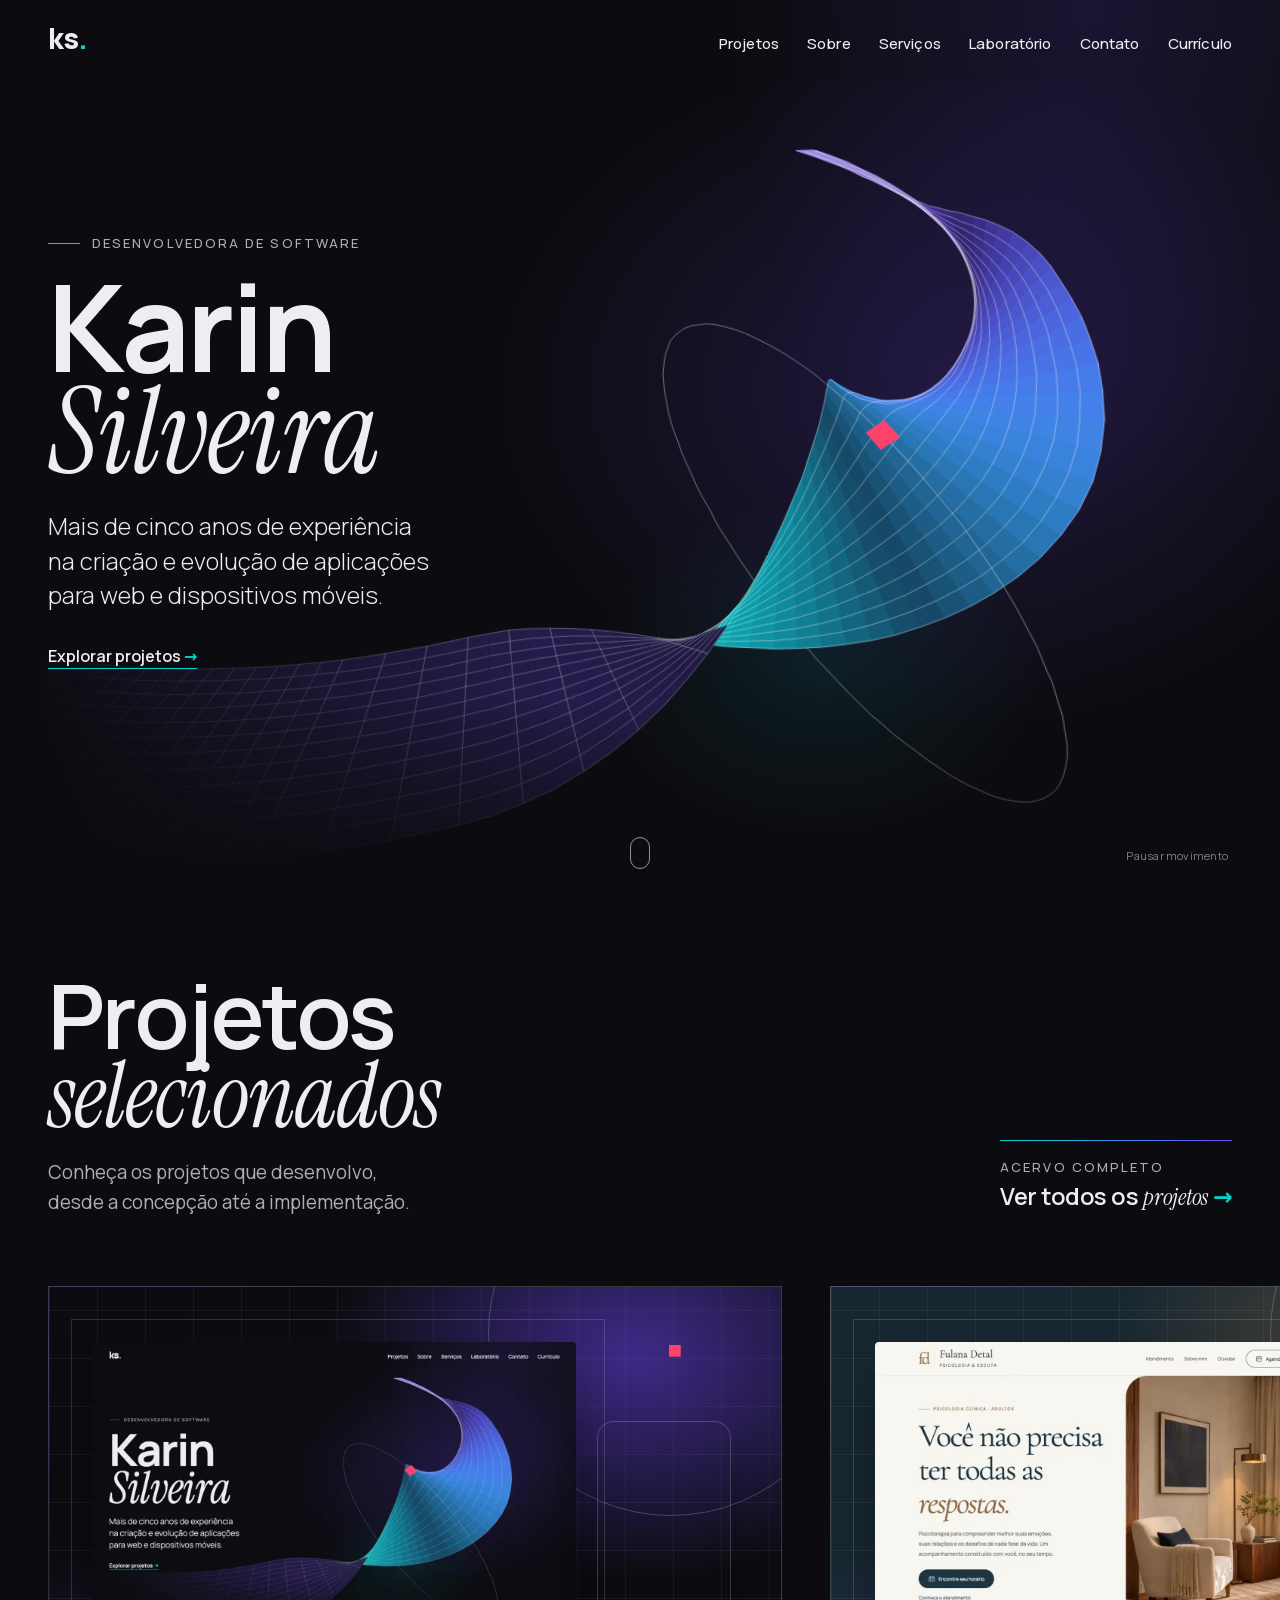
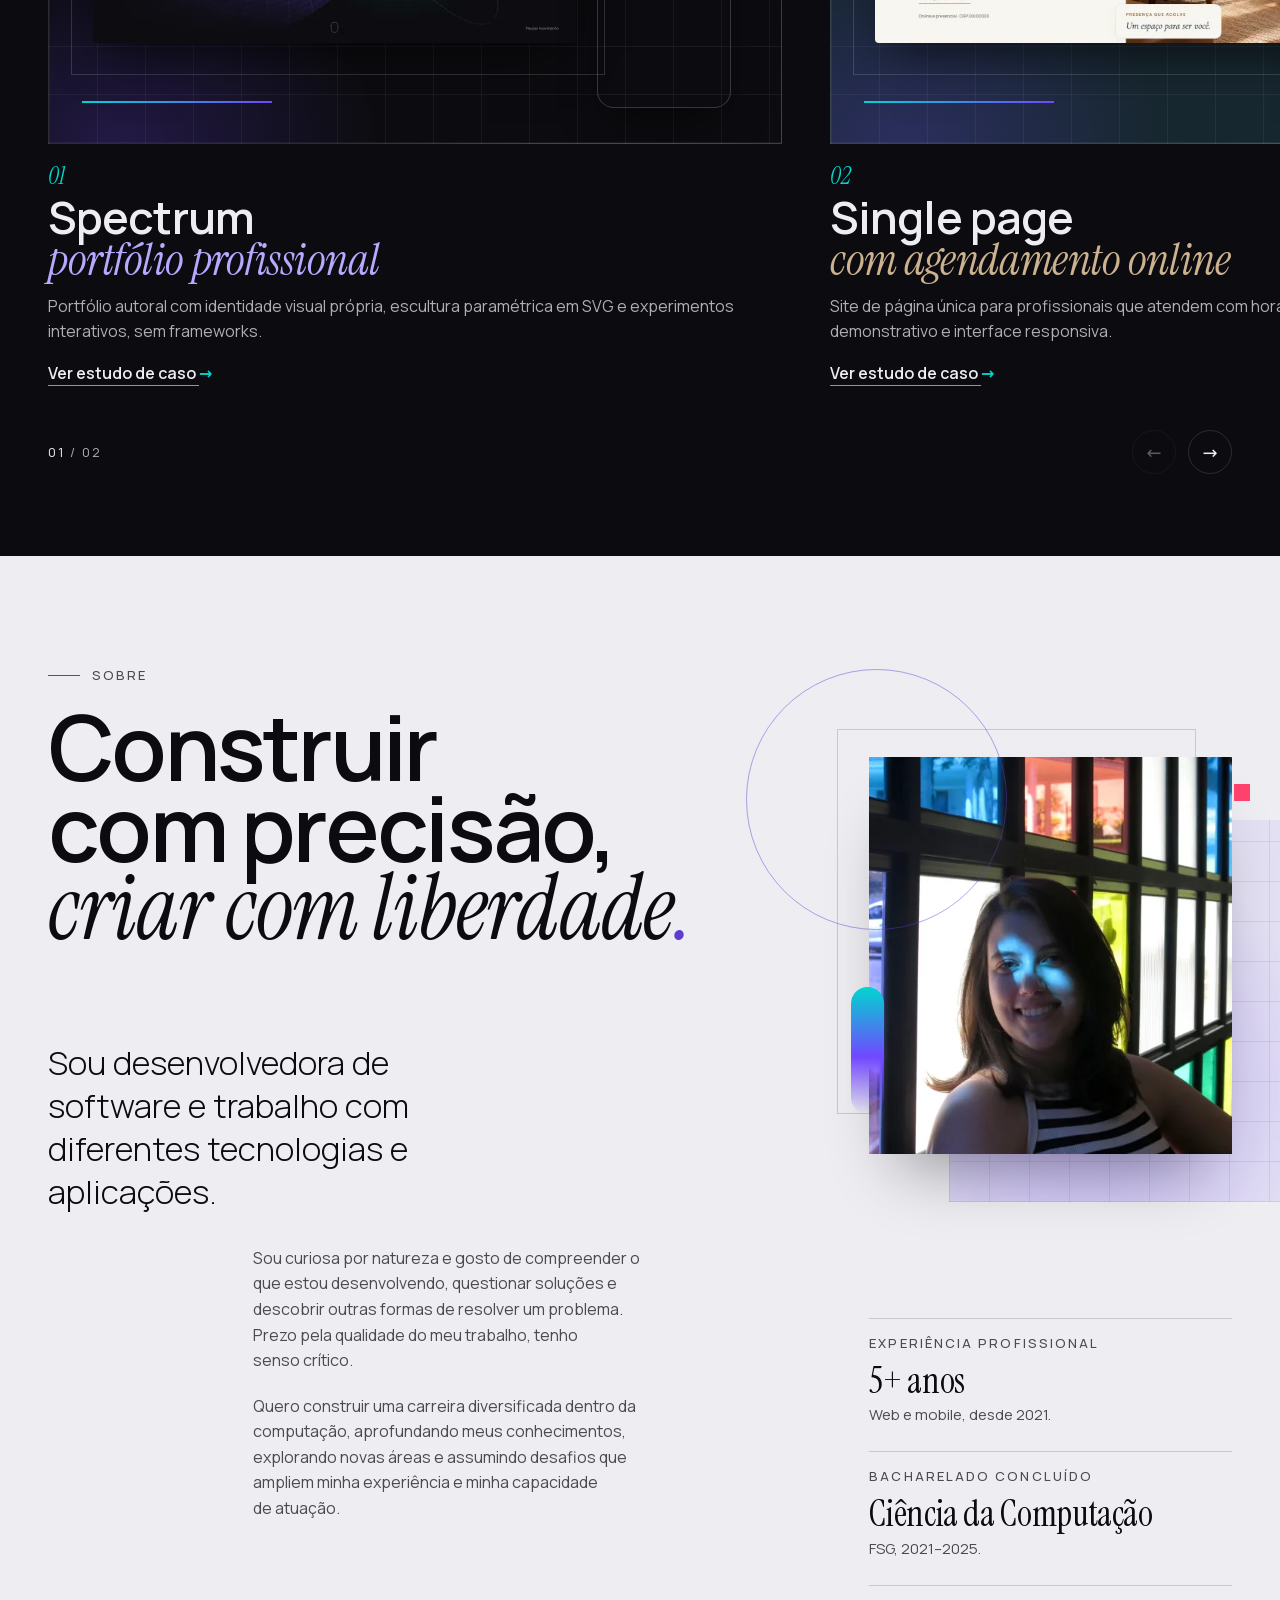
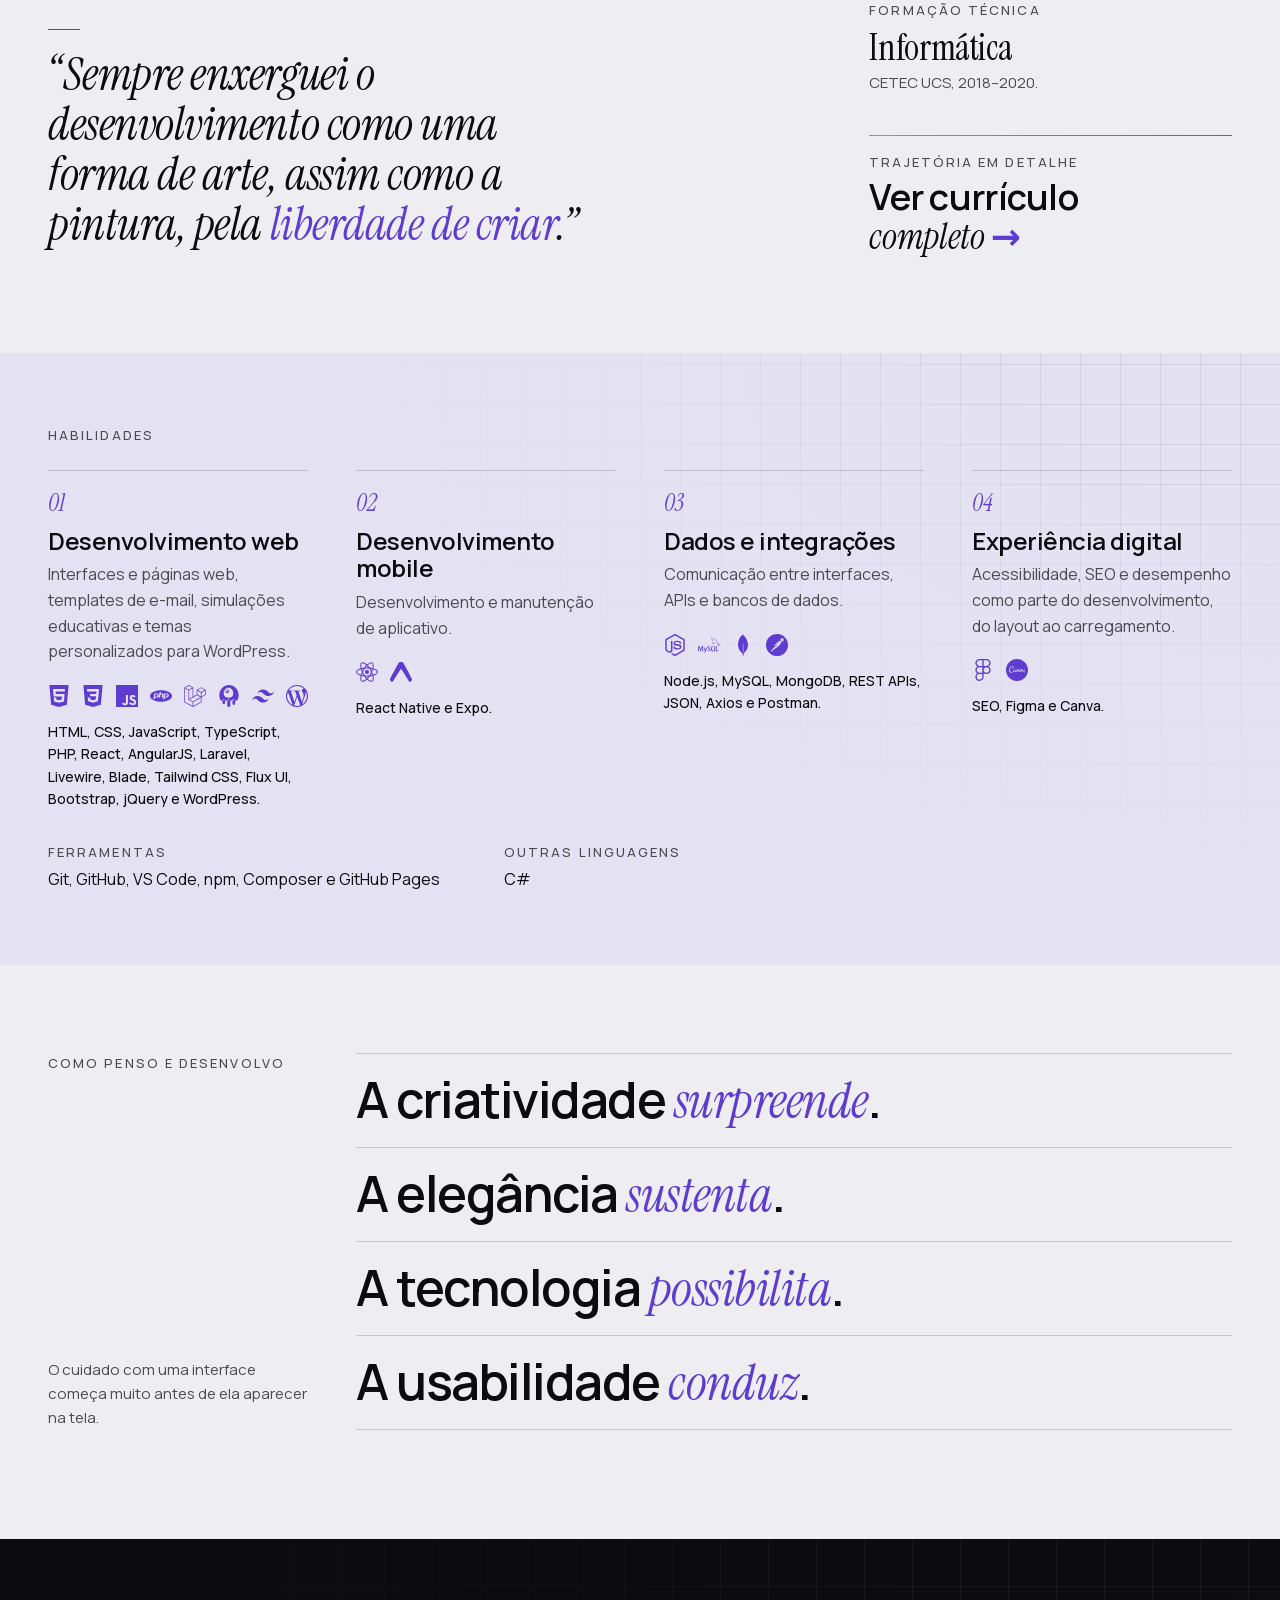
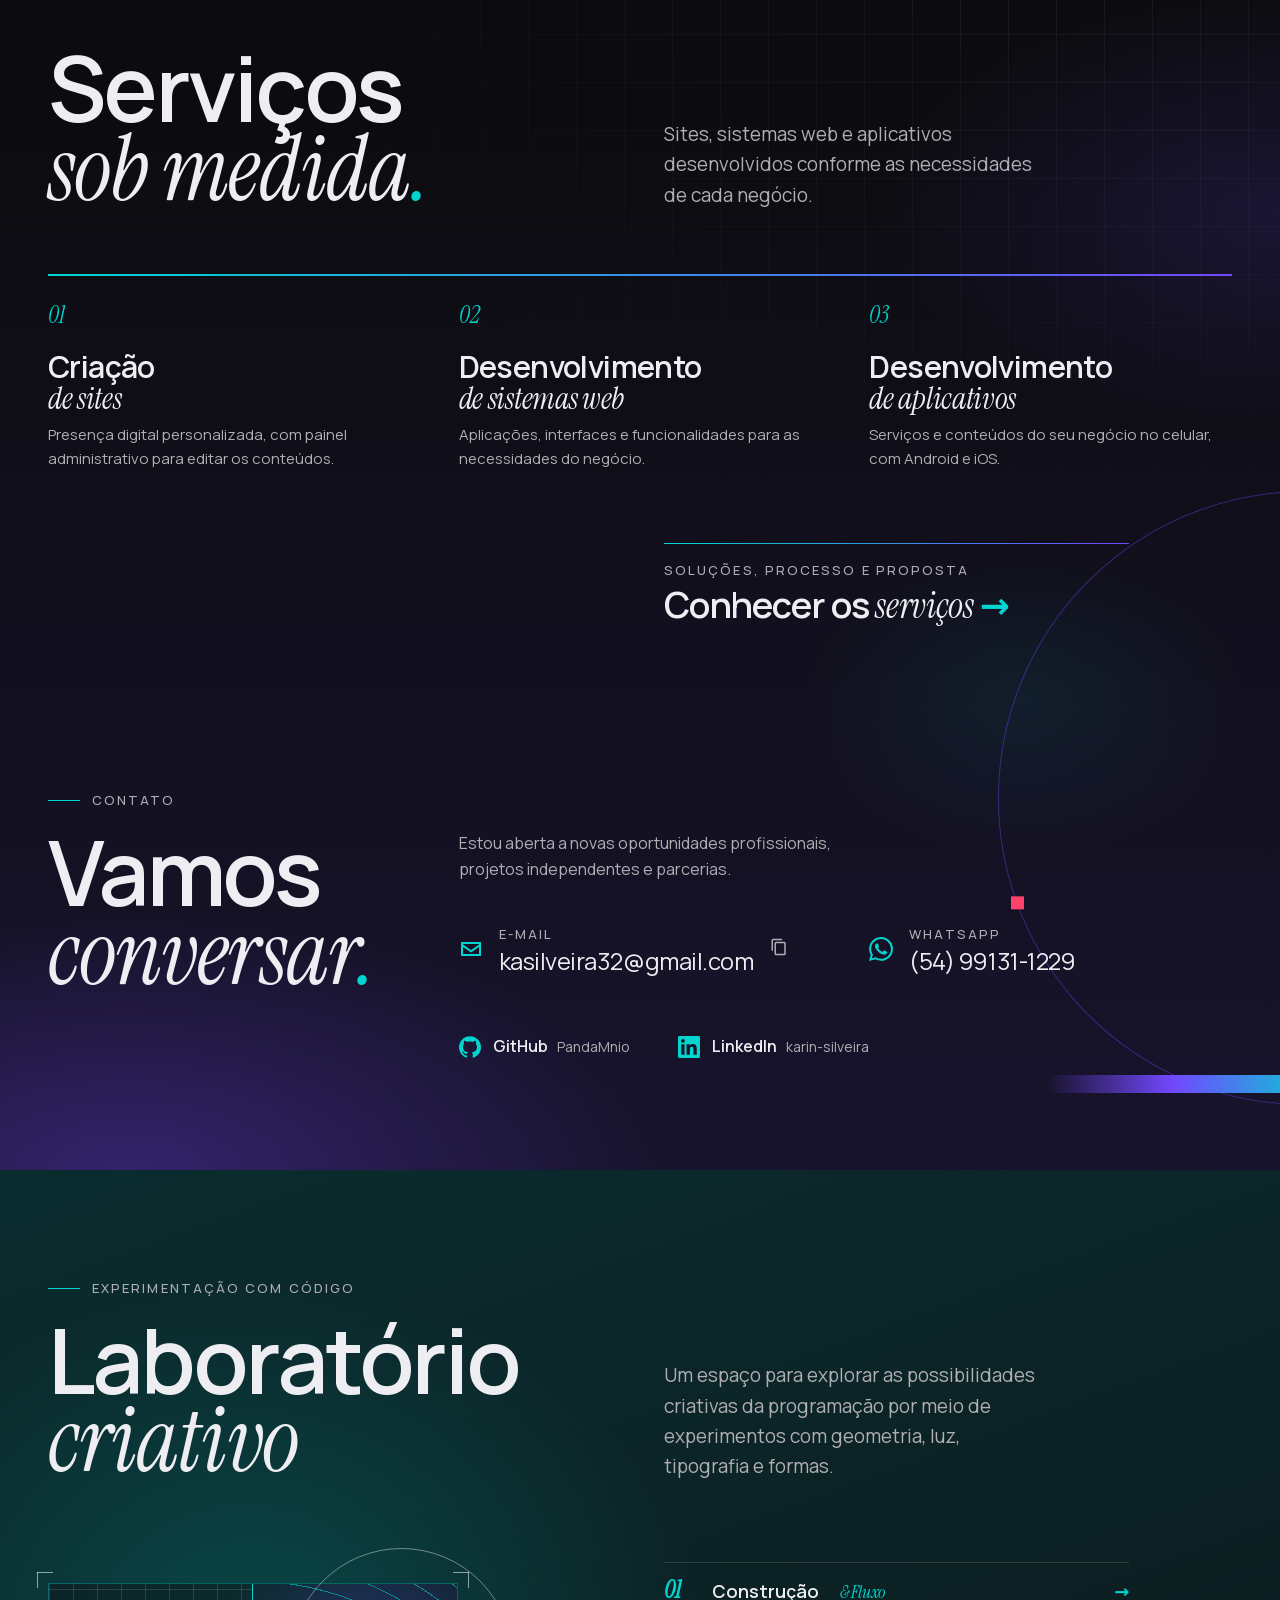
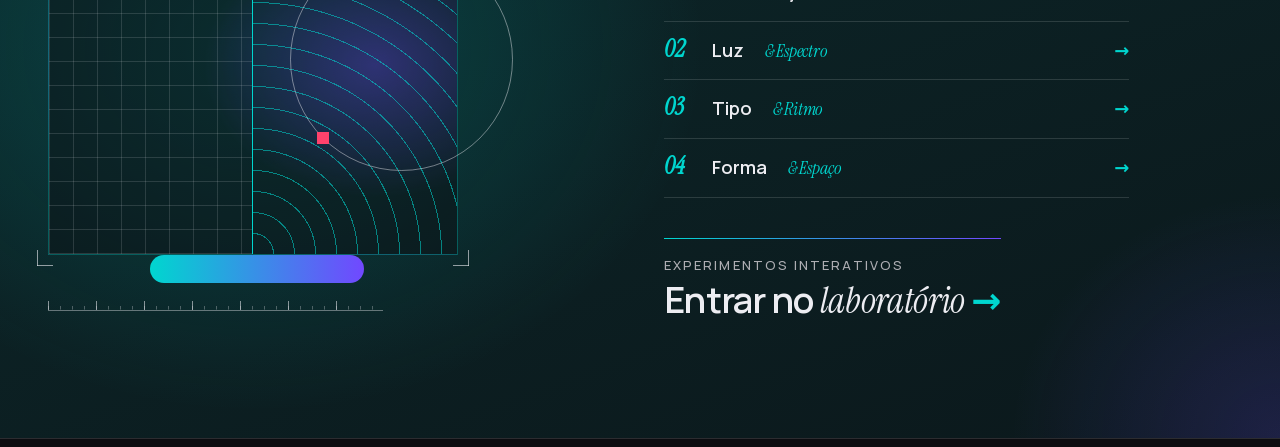
<file: index.html>
<!doctype html>
<html lang="pt-BR">
  <head>
    <meta charset="utf-8">
    <meta name="viewport" content="width=device-width, initial-scale=1">
    <meta http-equiv="Content-Security-Policy" content="default-src 'none'; script-src 'self'; style-src 'self'; style-src-attr 'unsafe-inline'; img-src 'self'; font-src 'self'; base-uri 'none'; form-action 'none'; require-trusted-types-for 'script'; trusted-types 'none'; upgrade-insecure-requests">
    <meta name="google-site-verification" content="QLhFIjdQ0P1j7Jg6uPl-L2834JCA17R9BZMM62H-lz4" />
    <title>Karin Silveira | Desenvolvedora de Software Web e Mobile</title>
    <meta name="description" content="Desenvolvedora de software com mais de cinco anos de experiência em web e mobile. Veja projetos e serviços de criação de sites, sistemas e aplicativos, e entre em contato.">
    <link rel="canonical" href="https://pandamnio.github.io/karin-silveira-dev/">
    <meta property="og:type" content="website">
    <meta property="og:locale" content="pt_BR">
    <meta property="og:site_name" content="Karin Silveira">
    <meta property="og:title" content="Karin Silveira | Desenvolvedora de Software Web e Mobile">
    <meta property="og:description" content="Desenvolvedora de software com mais de cinco anos de experiência em web e mobile. Veja projetos e serviços de criação de sites, sistemas e aplicativos, e entre em contato.">
    <meta property="og:url" content="https://pandamnio.github.io/karin-silveira-dev/">
    <meta property="og:image" content="https://pandamnio.github.io/karin-silveira-dev/assets/share/home.jpg">
    <meta property="og:image:width" content="1200">
    <meta property="og:image:height" content="630">
    <meta property="og:image:alt" content="Karin Silveira, desenvolvedora de software, com a assinatura ks. e uma superfície de grade em ultravioleta e aqua.">
    <meta name="twitter:card" content="summary_large_image">
    <meta name="twitter:title" content="Karin Silveira | Desenvolvedora de Software Web e Mobile">
    <meta name="twitter:description" content="Desenvolvedora de software com mais de cinco anos de experiência em web e mobile. Veja projetos e serviços de criação de sites, sistemas e aplicativos, e entre em contato.">
    <meta name="twitter:image" content="https://pandamnio.github.io/karin-silveira-dev/assets/share/home.jpg">
    <meta name="twitter:image:alt" content="Karin Silveira, desenvolvedora de software, com a assinatura ks. e uma superfície de grade em ultravioleta e aqua.">
    <meta name="theme-color" content="#0c0c10">
    <link rel="icon" href="assets/favicon.svg" type="image/svg+xml">
    <link rel="apple-touch-icon" href="assets/apple-touch-icon.png">
    <link rel="preload" href="assets/fonts/manrope-latin.woff2" as="font" type="font/woff2" crossorigin>
    <link rel="preload" href="assets/fonts/instrument-serif-italic-latin.woff2" as="font" type="font/woff2" crossorigin>
    <link rel="stylesheet" href="styles/global.css">
    <link rel="stylesheet" href="styles/shared.css">
    <link rel="stylesheet" href="styles/home.css">
    <script type="application/ld+json">
    {
      "@context": "https://schema.org",
      "@graph": [
        {
          "@type": "WebSite",
          "@id": "https://pandamnio.github.io/karin-silveira-dev/#site",
          "url": "https://pandamnio.github.io/karin-silveira-dev/",
          "name": "Karin Silveira",
          "inLanguage": "pt-BR",
          "publisher": {
            "@id": "https://pandamnio.github.io/karin-silveira-dev/#karin-silveira"
          }
        },
        {
          "@type": "Person",
          "@id": "https://pandamnio.github.io/karin-silveira-dev/#karin-silveira",
          "name": "Karin Silveira",
          "url": "https://pandamnio.github.io/karin-silveira-dev/",
          "jobTitle": "Desenvolvedora de software",
          "sameAs": [
            "https://github.com/PandaMnio",
            "https://www.linkedin.com/in/karin-silveira/"
          ]
        }
      ]
    }
    </script>
    <script type="module" src="scripts/main.js"></script>
  </head>
  <body>
    <a class="skip-link" href="#conteudo">Pular para o conteúdo principal</a>

    <header id="topo" class="site-header">
      <a class="signature" href="./" aria-label="ks. — Karin Silveira, página inicial">ks<span>.</span></a>
      <nav aria-label="Principal">
        <ul role="list">
          <li><a href="#projetos">Projetos</a></li>
          <li><a href="#sobre">Sobre</a></li>
          <li><a href="servicos/">Serviços</a></li>
          <li><a href="laboratorio/">Laboratório</a></li>
          <li><a href="#contato">Contato</a></li>
          <li><a href="curriculo/">Currículo</a></li>
        </ul>
      </nav>
    </header>

    <main id="conteudo">
      <section id="apresentacao" class="hero ambient grid-12">
        <div class="hero-text">
          <p class="eyebrow">Desenvolvedora de software</p>
          <h1 class="page-title">Karin <span class="voice">Silveira</span></h1>
          <p class="lead">Mais de cinco anos de experiência na criação e evolução de aplicações para web e dispositivos móveis.</p>
          <p><a class="cta" href="#projetos">Explorar projetos <span aria-hidden="true">→</span></a></p>
        </div>

        <div class="hero-visual" aria-hidden="true">
          <svg class="hero-orbit" viewBox="0 0 1600 900" preserveAspectRatio="xMaxYMid meet"><path d="M1207 816L1196 811L1184 806L1172 800L1160 793L1148 785L1135 776L1123 767L1110 757L1097 747L1085 736L1072 725L1060 713L1048 701L1036 688L1024 675L1012 662L1001 649L989 635L978 621L967 607L957 593L947 579L937 565L927 550L918 536L909 521L900 507L892 493L885 478L877 464L870 450L864 436L858 422L852 408L848 395L843 382L839 369L836 356L834 344L832 332L831 321L830 310L831 300L832 291L834 282L837 274L840 267L845 261" /></svg>
          <svg class="hero-band" viewBox="0 0 1600 900" preserveAspectRatio="xMaxYMid meet"><path color="#09a9b1" d="M874 643L902 646L944 554L925 587Z"/><path color="#0b9fab" d="M902 646L930 647L960 522L944 554Z"/><path color="#0d95a4" d="M930 647L959 648L974 492L960 522Z"/><path color="#0f8a9c" d="M959 648L987 647L986 464L974 492Z"/><path color="#107e93" d="M987 647L1016 645L997 438L986 464Z"/><path color="#12728a" d="M1016 645L1045 641L1005 414L997 438Z"/><path color="#136680" d="M1045 641L1074 636L1012 393L1005 414Z"/><path color="#145a76" d="M1074 636L1102 629L1018 374L1012 393Z"/><path color="#154d6a" d="M1102 629L1131 619L1022 358L1018 374Z"/><path color="#164968" d="M1131 619L1159 608L1025 345L1022 358Z"/><path color="#185376" d="M1159 608L1188 594L1027 334L1025 345Z"/><path color="#1c5c85" d="M1188 594L1215 578L1029 326L1027 334Z"/><path color="#206594" d="M1215 578L1243 558L1030 321L1029 326Z"/><path color="#246ea4" d="M1243 558L1268 536L1032 319L1030 321Z"/><path color="#2976b4" d="M1268 536L1292 509L1034 320L1032 319Z"/><path color="#2e7cc4" d="M1292 509L1313 479L1038 324L1034 320Z"/><path color="#3481d2" d="M1313 479L1329 446L1045 330L1038 324Z"/><path color="#3a83dd" d="M1329 446L1339 410L1054 336L1045 330Z"/><path color="#3f83e5" d="M1339 410L1344 373L1066 343L1054 336Z"/><path color="#4380e9" d="M1344 373L1343 338L1080 347L1066 343Z"/><path color="#467bea" d="M1343 338L1339 305L1095 350L1080 347Z"/><path color="#4874e7" d="M1339 305L1331 276L1110 349L1095 350Z"/><path color="#4a6de3" d="M1331 276L1322 249L1124 346L1110 349Z"/><path color="#4b66dc" d="M1322 249L1311 226L1137 341L1124 346Z"/><path color="#4b5ed5" d="M1311 226L1300 206L1148 334L1137 341Z"/><path color="#4b57cd" d="M1300 206L1289 187L1159 326L1148 334Z"/><path color="#4a4fc5" d="M1289 187L1277 171L1168 316L1159 326Z"/><path color="#4848bb" d="M1277 171L1263 157L1177 305L1168 316Z"/><path color="#4541b0" d="M1263 157L1248 145L1185 292L1177 305Z"/><path color="#423aa3" d="M1248 145L1232 136L1193 278L1185 292Z"/><path color="#3e3495" d="M1232 136L1217 129L1199 262L1193 278Z"/><path color="#392d87" d="M1217 129L1202 124L1202 245L1199 262Z"/><path color="#342779" d="M1202 124L1188 119L1204 227L1202 245Z"/><path color="#322572" d="M1188 119L1175 116L1203 209L1204 227Z"/><path color="#382880" d="M1175 116L1163 112L1199 192L1203 209Z"/><path color="#3e2b8c" d="M1163 112L1152 109L1193 175L1199 192Z"/><path color="#432d98" d="M1152 109L1142 104L1185 158L1193 175Z"/><path color="#482fa2" d="M1142 104L1132 100L1175 143L1185 158Z"/><path color="#4c31aa" d="M1132 100L1121 94L1164 129L1175 143Z"/><path color="#4f33b2" d="M1121 94L1110 88L1151 115L1164 129Z"/><path color="#5235b9" d="M1110 88L1099 82L1138 102L1151 115Z"/><path color="#5537bf" d="M1099 82L1087 75L1123 91L1138 102Z"/><path color="#5738c4" d="M1087 75L1074 69L1108 80L1123 91Z"/><path color="#5939c8" d="M1074 69L1061 61L1091 69L1108 80Z"/><path color="#5b3acc" d="M1061 61L1046 54L1074 60L1091 69Z"/><path color="#5c3bd0" d="M1046 54L1030 47L1057 50L1074 60Z"/><path color="#5e3cd3" d="M1030 47L1014 40L1039 42L1057 50Z"/><path color="#5f3dd6" d="M1014 40L996 33L1020 34L1039 42Z"/><path class="flow" d="M874 643L902 646L930 647L959 648L987 647L1016 645L1045 641L1074 636L1102 629L1131 619L1159 608L1188 594L1215 578L1243 558L1268 536L1292 509L1313 479L1329 446L1339 410L1344 373L1343 338L1339 305L1331 276L1322 249L1311 226L1300 206L1289 187L1277 171L1263 157L1248 145L1232 136L1217 129L1202 124L1188 119L1175 116L1163 112L1152 109L1142 104L1132 100L1121 94L1110 88L1099 82L1087 75L1074 69L1061 61L1046 54L1030 47L1014 40L996 33M877 640L905 640L932 639L960 638L987 635L1015 631L1042 626L1069 619L1096 610L1123 600L1149 588L1175 574L1201 558L1225 539L1249 518L1270 493L1288 465L1303 435L1313 403L1317 370L1318 339L1315 309L1309 283L1302 259L1294 237L1286 218L1276 201L1266 185L1255 171L1242 160L1229 150L1215 142L1202 135L1189 130L1178 124L1167 120L1156 115L1146 109L1135 103L1125 97L1114 91L1103 84L1090 77L1077 70L1063 62L1049 55L1033 47L1016 40L998 33M881 636L907 634L934 631L961 627L987 623L1014 617L1039 610L1065 601L1090 592L1115 581L1139 568L1163 554L1186 538L1208 520L1229 499L1248 477L1264 452L1277 425L1287 396L1292 367L1293 340L1292 314L1288 290L1284 268L1278 248L1271 230L1264 214L1256 199L1247 185L1236 173L1225 163L1213 154L1202 146L1191 139L1180 133L1170 127L1160 120L1150 114L1139 107L1129 100L1118 93L1106 86L1094 78L1080 70L1066 63L1051 55L1035 48L1018 40L1000 33M884 632L910 628L936 622L962 616L987 610L1012 602L1037 593L1060 583L1084 573L1107 561L1129 548L1150 533L1171 517L1191 500L1209 481L1226 461L1240 438L1252 414L1261 390L1267 365L1269 341L1270 318L1268 296L1265 277L1262 259L1257 242L1252 227L1246 212L1239 199L1230 187L1221 176L1212 166L1202 157L1192 149L1183 141L1173 134L1163 126L1153 119L1143 111L1133 103L1121 95L1109 87L1097 79L1083 71L1069 63L1053 56L1037 48L1020 40L1002 33M888 628L913 621L938 613L963 605L987 596L1011 586L1033 576L1056 565L1077 553L1098 540L1118 527L1137 512L1156 497L1173 481L1189 463L1204 445L1217 425L1228 404L1236 383L1242 362L1246 341L1248 322L1248 303L1248 286L1246 269L1244 254L1240 239L1236 225L1231 212L1225 200L1218 188L1210 178L1202 168L1194 158L1185 149L1176 141L1167 132L1157 123L1147 115L1136 106L1125 98L1113 89L1100 81L1086 72L1071 64L1056 56L1039 48L1022 41L1004 33M892 624L917 614L941 604L964 593L987 582L1009 570L1030 558L1051 546L1070 533L1089 519L1107 505L1124 491L1140 476L1155 461L1169 445L1182 429L1194 412L1204 394L1212 377L1218 359L1223 342L1227 325L1229 309L1230 294L1231 279L1230 265L1229 251L1227 238L1224 225L1219 212L1214 200L1209 189L1202 178L1195 168L1187 157L1179 148L1170 138L1161 128L1151 119L1140 109L1128 100L1116 91L1103 82L1089 73L1074 65L1058 57L1042 49L1024 41L1006 33M896 619L920 607L943 594L966 580L987 567L1008 553L1027 540L1046 526L1064 512L1080 498L1096 484L1111 470L1125 455L1138 441L1150 427L1161 413L1171 399L1180 385L1188 371L1195 357L1201 343L1206 329L1211 316L1214 302L1216 289L1218 276L1218 263L1218 250L1216 237L1214 225L1211 212L1207 200L1202 188L1196 177L1190 165L1182 154L1174 143L1164 133L1154 122L1143 112L1132 102L1119 93L1106 83L1091 74L1076 65L1061 57L1044 49L1027 41L1008 33M900 615L923 599L946 583L967 567L987 552L1006 536L1024 521L1041 506L1056 491L1071 476L1085 462L1098 448L1109 434L1120 421L1130 409L1139 397L1148 386L1156 375L1164 365L1172 354L1180 344L1186 333L1193 322L1198 310L1202 298L1205 286L1208 274L1209 261L1209 249L1209 237L1208 224L1206 211L1202 198L1198 186L1192 173L1185 161L1177 149L1168 137L1158 126L1147 115L1135 104L1122 94L1109 85L1094 75L1079 66L1063 57L1046 49L1029 41L1010 33M904 610L927 591L948 572L968 554L987 536L1004 518L1020 501L1035 484L1049 469L1062 454L1073 439L1084 426L1094 413L1102 402L1110 391L1118 382L1126 373L1133 366L1141 359L1150 352L1159 344L1167 336L1175 327L1182 318L1188 307L1193 296L1197 285L1200 273L1203 261L1204 248L1205 235L1204 222L1202 208L1199 194L1194 181L1188 167L1180 154L1172 141L1162 129L1150 118L1138 107L1125 96L1112 86L1097 76L1081 67L1065 58L1048 49L1031 41L1012 33M909 605L931 582L951 561L970 539L987 519L1002 499L1017 480L1030 463L1042 446L1052 431L1062 416L1070 403L1078 392L1084 382L1091 373L1097 366L1103 361L1111 356L1119 353L1128 349L1138 345L1148 340L1158 333L1167 325L1175 316L1181 306L1187 295L1192 284L1196 272L1199 260L1202 246L1203 232L1202 218L1200 203L1196 188L1191 174L1184 159L1175 146L1165 133L1154 120L1142 109L1129 98L1115 87L1100 77L1084 67L1068 58L1051 50L1033 41L1014 33M914 599L935 574L954 548L971 524L987 501L1001 480L1013 459L1024 440L1034 423L1042 407L1050 393L1056 381L1062 370L1066 361L1071 355L1076 351L1081 348L1088 347L1097 347L1107 347L1118 346L1130 343L1141 339L1152 332L1162 325L1170 316L1177 306L1184 295L1189 283L1195 271L1199 257L1201 242L1202 227L1201 211L1198 195L1194 180L1187 165L1178 150L1169 136L1157 123L1145 111L1132 99L1117 88L1102 78L1086 68L1070 59L1053 50L1035 41L1016 33M919 593L939 564L957 536L973 509L987 483L999 459L1009 437L1018 417L1026 399L1032 383L1038 369L1042 358L1045 348L1048 341L1051 337L1055 335L1060 336L1066 338L1075 342L1086 345L1099 347L1112 346L1125 344L1138 339L1149 333L1159 325L1168 316L1176 306L1183 294L1190 281L1196 267L1200 252L1202 236L1203 219L1201 202L1196 186L1190 170L1182 154L1172 140L1161 126L1148 113L1135 101L1120 89L1105 79L1089 69L1072 59L1055 50L1037 42L1018 34M925 587L944 554L960 522L974 492L986 464L997 438L1005 414L1012 393L1018 374L1022 358L1025 345L1027 334L1029 326L1030 321L1032 319L1034 320L1038 324L1045 330L1054 336L1066 343L1080 347L1095 350L1110 349L1124 346L1137 341L1148 334L1159 326L1168 316L1177 305L1185 292L1193 278L1199 262L1202 245L1204 227L1203 209L1199 192L1193 175L1185 158L1175 143L1164 129L1151 115L1138 102L1123 91L1108 80L1091 69L1074 60L1057 50L1039 42L1020 34"/><path color="#211943" d="M-146 652L-117 658L-544 893L-587 881Z"/><path class="grid" d="M-146 652L-117 658M-173 666L-143 673M-202 681L-171 688M-232 697L-200 704M-264 713L-231 721M-297 731L-263 739M-332 749L-297 757M-369 768L-333 777M-408 788L-370 798M-449 809L-410 820M-492 832L-452 843M-538 856L-496 867M-587 881L-544 893M-117 658L-544 893"/><path color="#07b1b7" d="M846 640L874 643L925 587L904 621Z"/><path class="flow" d="M846 640L874 643M850 639L877 640M854 638L881 636M858 636L884 632M862 635L888 628M866 634L892 624M871 632L896 619M875 630L900 615M880 629L904 610M886 627L909 605M892 625L914 599M898 623L919 593M904 621L925 587"/><path color="#221944" d="M-117 658L-87 664L-500 904L-544 893Z"/><path class="grid" d="M-117 658L-87 664M-143 673L-113 679M-171 688L-140 694M-200 704L-168 711M-231 721L-197 728M-263 739L-228 746M-297 757L-261 765M-333 777L-295 785M-370 798L-332 806M-410 820L-370 829M-452 843L-411 852M-496 867L-454 877M-544 893L-500 904M-117 658L-544 893M-87 664L-500 904"/><path color="#211943" d="M819 637L846 640L904 621L880 655Z"/><path class="grid" d="M819 637L846 640M823 638L850 639M827 639L854 638M831 640L858 636M835 641L862 635M840 643L866 634M845 644L871 632M850 646L875 630M855 647L880 629M861 649L886 627M867 651L892 625M873 653L898 623M880 655L904 621M819 637L880 655"/><path color="#221a44" d="M-87 664L-57 669L-455 914L-500 904Z"/><path class="grid" d="M-87 664L-57 669M-113 679L-82 684M-140 694L-108 700M-168 711L-135 716M-197 728L-163 734M-228 746L-193 753M-261 765L-225 772M-295 785L-258 792M-332 806L-293 814M-370 829L-330 837M-411 852L-369 861M-454 877L-411 887M-500 904L-455 914M-87 664L-500 904M-57 669L-455 914"/><path color="#221a46" d="M792 633L819 637L880 655L854 688Z"/><path class="grid" d="M792 633L819 637M796 637L823 638M800 640L827 639M804 644L831 640M808 648L835 641M813 652L840 643M818 656L845 644M823 661L850 646M829 666L855 647M834 671L861 649M841 676L867 651M847 682L873 653M854 688L880 655M819 637L880 655"/><path color="#221a45" d="M-57 669L-28 673L-409 923L-455 914Z"/><path class="grid" d="M-57 669L-28 673M-82 684L-51 688M-108 700L-76 705M-135 716L-102 722M-163 734L-129 739M-193 753L-158 758M-225 772L-188 778M-258 792L-220 799M-293 814L-254 821M-330 837L-289 844M-369 861L-327 869M-411 887L-367 895M-455 914L-409 923M-57 669L-455 914M-28 673L-409 923"/><path color="#231a47" d="M765 630L792 633L854 688L826 720Z"/><path class="grid" d="M765 630L792 633M769 636L796 637M773 642L800 640M777 648L804 644M781 654L808 648M786 661L813 652M790 668L818 656M795 675L823 661M801 683L829 666M806 692L834 671M812 700L841 676M819 710L847 682M826 720L854 688"/><path color="#221a45" d="M-28 673L2 677L-363 931L-409 923Z"/><path class="grid" d="M-28 673L2 677M-51 688L-20 692M-76 705L-44 709M-102 722L-69 726M-129 739L-95 744M-158 758L-123 763M-188 778L-151 783M-220 799L-182 805M-254 821L-214 827M-289 844L-248 851M-327 869L-284 876M-367 895L-323 902M-409 923L-363 931M-28 673L-409 923M2 677L-363 931"/><path color="#241b4a" d="M712 627L738 628L795 750L762 778Z"/><path color="#241b49" d="M738 628L765 630L826 720L795 750Z"/><path class="grid" d="M712 627L738 628L765 630M715 636L742 636L769 636M718 646L746 644L773 642M722 656L749 652L777 648M725 667L753 660L781 654M729 678L758 670L786 661M733 690L762 679L790 668M737 703L767 689L795 675M741 716L772 700L801 683M746 730L777 711L806 692M751 745L783 724L812 700M756 761L789 736L819 710M762 778L795 750L826 720M738 628L795 750"/><path color="#221a45" d="M2 677L32 680L-317 937L-363 931Z"/><path class="grid" d="M2 677L32 680M-20 692L11 696M-44 709L-12 712M-69 726L-36 730M-95 744L-60 748M-123 763L-87 768M-151 783L-114 788M-182 805L-144 809M-214 827L-174 832M-248 851L-207 856M-284 876L-241 882M-323 902L-278 909M-363 931L-317 937M2 677L-363 931M32 680L-317 937"/><path color="#241b4a" d="M686 627L712 627L762 778L727 803Z"/><path class="grid" d="M686 627L712 627M688 638L715 636M691 649L718 646M694 661L722 656M697 673L725 667M700 687L729 678M703 701L733 690M706 715L737 703M710 731L741 716M714 747L746 730M718 765L751 745M722 784L756 761M727 803L762 778M686 627L727 803"/><path color="#221a46" d="M32 680L63 682L-270 943L-317 937Z"/><path class="grid" d="M32 680L63 682M11 696L42 698M-12 712L21 715M-36 730L-2 733M-60 748L-26 752M-87 768L-51 771M-114 788L-77 792M-144 809L-105 814M-174 832L-134 836M-207 856L-165 861M-241 882L-198 887M-278 909L-233 914M-317 937L-270 943M32 680L-317 937M63 682L-270 943"/><path color="#251b4b" d="M660 628L686 627L727 803L690 826Z"/><path class="grid" d="M660 628L686 627M662 640L688 638M664 653L691 649M666 666L694 661M668 680L697 673M670 695L700 687M672 711L703 701M675 727L706 715M678 745L710 731M680 763L714 747M683 783L718 765M687 804L722 784M690 826L727 803M686 627L727 803"/><path color="#231a46" d="M63 682L93 684L-223 948L-270 943Z"/><path class="grid" d="M63 682L93 684M42 698L73 700M21 715L53 718M-2 733L32 735M-26 752L9 754M-51 771L-15 774M-77 792L-40 795M-105 814L-66 817M-134 836L-94 840M-165 861L-123 865M-198 887L-154 891M-233 914L-188 918M-270 943L-223 948M63 682L-270 943M93 684L-223 948"/><path color="#251b4b" d="M634 630L660 628L690 826L651 845Z"/><path class="grid" d="M634 630L660 628M635 644L662 640M636 658L664 653M637 672L666 666M638 687L668 680M640 703L670 695M641 720L672 711M643 738L675 727M644 757L678 745M646 777L680 763M647 799L683 783M649 821L687 804M651 845L690 826M634 630L651 845"/><path color="#231a46" d="M93 684L123 686L-175 951L-223 948Z"/><path class="grid" d="M93 684L123 686M73 700L105 702M53 718L85 719M32 735L65 737M9 754L44 756M-15 774L22 776M-40 795L-2 797M-66 817L-27 819M-94 840L-53 843M-123 865L-81 867M-154 891L-111 894M-188 918L-142 921M-223 948L-175 951M93 684L-223 948M123 686L-175 951"/><path color="#251b4b" d="M608 635L634 630L651 845L611 862Z"/><path class="grid" d="M608 635L634 630M608 649L635 644M608 663L636 658M608 679L637 672M609 695L638 687M609 712L640 703M609 730L641 720M609 749L643 738M610 769L644 757M610 790L646 777M610 812L647 799M610 836L649 821M611 862L651 845M634 630L651 845"/><path color="#231a47" d="M123 686L153 687L-128 954L-175 951Z"/><path class="grid" d="M123 686L153 687M105 702L136 703M85 719L118 720M65 737L99 738M44 756L79 757M22 776L58 777M-2 797L36 799M-27 819L12 821M-53 843L-13 844M-81 867L-39 869M-111 894L-67 896M-142 921L-96 924M-175 951L-128 954M123 686L-175 951M153 687L-128 954"/><path color="#251b4b" d="M582 640L608 635L611 862L569 875Z"/><path class="grid" d="M582 640L608 635M581 655L608 649M580 670L608 663M579 686L608 679M579 702L609 695M578 720L609 712M576 738L609 730M575 758L609 749M574 779L610 769M573 800L610 790M572 824L610 812M570 848L610 836M569 875L611 862M582 640L569 875"/><path color="#231a47" d="M153 687L183 687L-80 955L-128 954Z"/><path class="grid" d="M153 687L183 687M136 703L167 703M118 720L150 721M99 738L132 739M79 757L114 758M58 777L94 778M36 799L73 799M12 821L51 822M-13 844L28 845M-39 869L3 870M-67 896L-23 897M-96 924L-50 925M-128 954L-80 955M153 687L-128 954M183 687L-80 955"/><path color="#251b4b" d="M556 646L582 640L569 875L526 886Z"/><path class="grid" d="M556 646L582 640M554 661L581 655M552 677L580 670M550 693L579 686M548 710L579 702M546 728L578 720M543 747L576 738M541 767L575 758M538 788L574 779M535 810L573 800M532 834L572 824M529 859L570 848M526 886L569 875M582 640L569 875"/><path color="#231a47" d="M183 687L214 687L-32 956L-80 955Z"/><path class="grid" d="M183 687L214 687M167 703L198 703M150 721L183 721M132 739L166 739M114 758L149 758M94 778L130 778M73 799L111 799M51 822L90 822M28 845L69 845M3 870L46 871M-23 897L21 897M-50 925L-4 925M-80 955L-32 956M183 687L-80 955M214 687L-32 956"/><path color="#241b4a" d="M529 652L556 646L526 886L482 897Z"/><path class="grid" d="M529 652L556 646M526 667L554 661M523 683L552 677M520 699L550 693M517 717L548 710M513 735L546 728M509 754L543 747M505 775L541 767M501 796L538 788M497 819L535 810M492 843L532 834M487 869L529 859M482 897L526 886M529 652L482 897"/><path color="#231a48" d="M214 687L243 686L16 955L-32 956Z"/><path class="grid" d="M214 687L243 686M198 703L229 702M183 721L215 720M166 739L199 738M149 758L183 757M130 778L166 777M111 799L148 799M90 822L129 821M69 845L109 845M46 871L88 870M21 897L66 897M-4 925L42 925M-32 956L16 955M214 687L-32 956M243 686L16 955"/><path color="#241b4a" d="M502 657L529 652L482 897L437 906Z"/><path class="grid" d="M502 657L529 652M498 673L526 667M494 689L523 683M490 706L520 699M485 723L517 717M480 742L513 735M475 762L509 754M470 782L505 775M464 804L501 796M458 828L497 819M451 852L492 843M445 878L487 869M437 906L482 897M529 652L482 897"/><path color="#231b48" d="M243 686L273 685L64 953L16 955Z"/><path class="grid" d="M243 686L273 685M229 702L260 701M215 720L247 718M199 738L233 737M183 757L218 756M166 777L202 776M148 799L186 797M129 821L168 820M109 845L150 843M88 870L130 868M66 897L110 895M42 925L88 923M16 955L64 953M243 686L16 955M273 685L64 953"/><path color="#241b4a" d="M475 662L502 657L437 906L392 915Z"/><path class="grid" d="M475 662L502 657M470 678L498 673M464 694L494 689M459 711L490 706M453 729L485 723M447 748L480 742M440 768L475 762M433 789L470 782M426 812L464 804M418 835L458 828M410 860L451 852M401 887L445 878M392 915L437 906M475 662L392 915"/><path color="#241b48" d="M273 685L303 683L112 951L64 953Z"/><path class="grid" d="M273 685L303 683M260 701L291 699M247 718L279 717M233 737L266 735M218 756L252 754M202 776L238 774M186 797L223 795M168 820L207 817M150 843L190 841M130 868L172 866M110 895L153 893M88 923L133 921M64 953L112 951M273 685L64 953M303 683L112 951"/><path color="#241b4a" d="M447 667L475 662L392 915L347 924Z"/><path class="grid" d="M447 667L475 662M441 683L470 678M434 699L464 694M428 717L459 711M420 735L453 729M413 754L447 748M405 774L440 768M397 796L433 789M388 818L426 812M378 842L418 835M368 868L410 860M358 895L401 887M347 924L392 915M475 662L392 915"/><path color="#241b49" d="M303 683L332 681L159 947L112 951Z"/><path class="grid" d="M303 683L332 681M291 699L322 697M279 717L311 714M266 735L299 732M252 754L287 751M238 774L274 771M223 795L260 792M207 817L246 814M190 841L230 838M172 866L214 863M153 893L197 889M133 921L179 917M112 951L159 947M303 683L112 951M332 681L159 947"/><path color="#241b4a" d="M419 671L447 667L347 924L300 931Z"/><path class="grid" d="M419 671L447 667M412 687L441 683M404 704L434 699M396 721L428 717M387 740L420 735M379 759L413 754M369 780L405 774M359 801L397 796M349 824L388 818M338 849L378 842M326 874L368 868M314 902L358 895M300 931L347 924M419 671L300 931"/><path color="#241b49" d="M332 681L361 678L207 943L159 947Z"/><path class="grid" d="M332 681L361 678M322 697L352 694M311 714L342 711M299 732L331 729M287 751L320 748M274 771L309 768M260 792L297 789M246 814L284 811M230 838L270 834M214 863L256 859M197 889L240 885M179 917L224 913M159 947L207 943M332 681L159 947M361 678L207 943"/><path color="#241b49" d="M361 678L390 675L254 937L207 943Z"/><path color="#241b49" d="M390 675L419 671L300 931L254 937Z"/><path class="grid" d="M361 678L390 675L419 671M352 694L382 691L412 687M342 711L373 708L404 704M331 729L364 725L396 721M320 748L354 744L387 740M309 768L344 764L379 759M297 789L333 785L369 780M284 811L322 806L359 801M270 834L310 830L349 824M256 859L297 854L338 849M240 885L283 880L326 874M224 913L269 908L314 902M207 943L254 937L300 931M361 678L207 943M390 675L254 937M419 671L300 931"/></svg>
          <svg class="hero-orbit hero-orbit-front" viewBox="0 0 1600 900" preserveAspectRatio="xMaxYMid meet"><path d="M845 261L851 256L857 252L865 249L874 248L884 247L894 248L906 251L919 255L933 261L947 268L963 277L979 287L996 299L1014 313L1032 329L1051 346L1070 364L1089 384L1108 405L1127 427L1145 450L1163 473L1181 497L1197 522L1212 546L1227 571L1240 595L1251 618L1262 641L1270 663L1278 683L1283 703L1288 721L1290 738L1292 753L1292 767L1290 779L1287 790L1283 799L1278 807L1272 812L1265 817L1257 820L1248 822L1239 822L1229 821L1218 819L1207 816" /><path class="hero-accent" style="offset-path:path('M845 261L851 256L857 252L865 249L874 248L884 247L894 248L906 251L919 255L933 261L947 268L963 277L979 287L996 299L1014 313L1032 329L1051 346L1070 364L1089 384L1108 405L1127 427L1145 450L1163 473L1181 497L1197 522L1212 546L1227 571L1240 595L1251 618L1262 641L1270 663L1278 683L1283 703L1288 721L1290 738L1292 753L1292 767L1290 779L1287 790L1283 799L1278 807L1272 812L1265 817L1257 820L1248 822L1239 822L1229 821L1218 819L1207 816')" d="M-20 -3L-3 18L20 3L2 -18Z" /></svg>
        </div>

        <a class="scroll-cue" href="#projetos"><span class="visually-hidden">Rolar para os projetos</span><span class="scroll-cue-icon" aria-hidden="true"></span><svg class="scroll-cue-hand" viewBox="0 0 24 24" aria-hidden="true" focusable="false"><path d="M9 15.5V4.5a1.5 1.5 0 0 1 3 0V11M12 10a1.5 1.5 0 0 1 3 0v1.5M15 11a1.5 1.5 0 0 1 3 0v4a6 6 0 0 1-6 6h-1a5 5 0 0 1-4-2l-2.6-3.4a1.5 1.5 0 0 1 2.3-1.9L9 15.5"/></svg></a>
        <button class="pause-toggle hero-pause" type="button" hidden>Pausar movimento</button>
      </section>

      <section id="projetos" class="works" aria-labelledby="projetos-titulo">
        <div class="section-intro works-intro">
          <h2 class="display" id="projetos-titulo">Projetos <span class="voice">selecionados</span></h2>
          <p>Conheça os projetos que desenvolvo, desde a concepção até a implementação.</p>
          <p class="works-more"><a href="projetos/"><span class="label">Acervo completo</span> <span>Ver todos os <span class="voice">projetos</span> <span aria-hidden="true">→</span></span></a></p>
        </div>

        <ol class="works-track" id="projetos-lista" role="list" aria-labelledby="projetos-titulo">
          <li class="work project-spectrum">
            <div class="stage stage-spectrum">
              <img class="stage-desktop" src="assets/images/spectrum/desktop-inicio-960.webp" srcset="assets/images/spectrum/desktop-inicio-640.webp 640w, assets/images/spectrum/desktop-inicio-960.webp 960w, assets/images/spectrum/desktop-inicio-1440.webp 1440w" sizes="(min-width: 56rem) 38vw, (min-width: 40rem) 46vw, 57vw" width="1440" height="900" loading="lazy" decoding="async" alt="Este portfólio no desktop: o nome Karin Silveira e a escultura de uma fita que passa de grade a um gradiente Aqua e Ultraviolet.">
              <img class="stage-mobile" src="assets/images/spectrum/mobile-inicio-390.webp" srcset="assets/images/spectrum/mobile-inicio-390.webp 390w, assets/images/spectrum/mobile-inicio-780.webp 780w" sizes="(min-width: 56rem) 11vw, (min-width: 40rem) 13vw, 16vw" width="780" height="1688" loading="lazy" decoding="async" alt="O mesmo portfólio no celular, com a escultura ancorada na base.">
            </div>
            <div class="work-text">
              <p class="index" aria-hidden="true">01</p>
              <h3><a class="card-link" href="projetos/spectrum/">Spectrum <span class="voice">portfólio profissional</span></a></h3>
              <p>Portfólio autoral com identidade visual própria, escultura paramétrica em SVG e experimentos interativos, sem frameworks.</p>
              <span class="work-action" aria-hidden="true">Ver estudo de caso <span>→</span></span>
            </div>
          </li>
          <li class="work project-psicologia">
            <div class="stage stage-psicologia">
              <img class="stage-desktop" src="assets/images/psicologia/desktop-inicio-960.webp" srcset="assets/images/psicologia/desktop-inicio-640.webp 640w, assets/images/psicologia/desktop-inicio-960.webp 960w, assets/images/psicologia/desktop-inicio-1440.webp 1440w" sizes="(min-width: 56rem) 38vw, (min-width: 40rem) 46vw, 57vw" width="1440" height="900" loading="lazy" decoding="async" alt="Single page com agendamento online no desktop: o título “Você não precisa ter todas as respostas.”, o botão “Encontre seu horário” e a foto de um consultório com duas poltronas.">
              <img class="stage-mobile" src="assets/images/psicologia/mobile-inicio-390.webp" srcset="assets/images/psicologia/mobile-inicio-390.webp 390w, assets/images/psicologia/mobile-inicio-780.webp 780w" sizes="(min-width: 56rem) 11vw, (min-width: 40rem) 13vw, 16vw" width="780" height="1688" loading="lazy" decoding="async" alt="A mesma página no celular, com o título, o botão de agendamento e a foto do consultório abaixo.">
            </div>
            <div class="work-text">
              <p class="index" aria-hidden="true">02</p>
              <h3><a class="card-link" href="projetos/psicologia/">Single page <span class="voice">com agendamento online</span></a></h3>
              <p>Site de página única para profissionais que atendem com hora marcada, com agendamento demonstrativo e interface responsiva.</p>
              <span class="work-action" aria-hidden="true">Ver estudo de caso <span>→</span></span>
            </div>
          </li>
        </ol>

        <div class="works-controls" hidden>
          <p class="works-count" aria-hidden="true"></p>
          <button type="button" class="works-prev" aria-controls="projetos-lista" aria-label="Projeto anterior"><span aria-hidden="true">←</span></button>
          <button type="button" class="works-next" aria-controls="projetos-lista" aria-label="Próximo projeto"><span aria-hidden="true">→</span></button>
        </div>
      </section>

      <section id="sobre" class="about light grid-12" aria-labelledby="sobre-titulo">
        <p class="eyebrow">Sobre</p>
        <h2 id="sobre-titulo" class="display">Construir com precisão, <span class="voice">criar com liberdade<i>.</i></span></h2>

        <div class="about-portrait">
          <img src="assets/images/karin-silveira-800.webp" srcset="assets/images/karin-silveira-480.webp 480w, assets/images/karin-silveira-800.webp 800w, assets/images/karin-silveira-1199.webp 1199w" sizes="(min-width: 56rem) 30vw, 78vw" width="1199" height="1313" loading="lazy" decoding="async" alt="Karin Silveira sorri diante de uma parede de vidros coloridos, com um reflexo de luz azul sobre o rosto.">
          <div class="portrait-shapes" aria-hidden="true">
            <span class="shape-panel"></span>
            <span class="shape-frame"></span>
            <span class="shape-orbit"></span>
            <span class="shape-flow"></span>
            <span class="shape-accent"></span>
          </div>
        </div>

        <p class="about-lead">Sou desenvolvedora de software e trabalho com diferentes tecnologias e aplicações.</p>

        <div class="about-text">
          <p>Sou curiosa por natureza e gosto de compreender o que estou desenvolvendo, questionar soluções e descobrir outras formas de resolver um problema. Prezo pela qualidade do meu trabalho, tenho senso crítico.</p>
          <p>Quero construir uma carreira diversificada dentro da computação, aprofundando meus conhecimentos, explorando novas áreas e assumindo desafios que ampliem minha experiência e minha capacidade de atuação.</p>
        </div>

        <p class="about-quote">“Sempre enxerguei o desenvolvimento como uma forma de arte, assim como a pintura, pela <span>liberdade de criar</span>.”</p>

        <div class="about-profile">
          <dl class="about-facts">
            <div>
              <dt>Experiência profissional</dt>
              <dd class="fact-value">5+ anos</dd>
              <dd>Web e mobile, desde 2021.</dd>
            </div>
            <div>
              <dt>Bacharelado concluído</dt>
              <dd class="fact-value">Ciência da Computação</dd>
              <dd>FSG, 2021–2025.</dd>
            </div>
            <div>
              <dt>Formação técnica</dt>
              <dd class="fact-value">Informática</dd>
              <dd>CETEC UCS, 2018–2020.</dd>
            </div>
          </dl>
          <p class="works-more about-resume"><a href="curriculo/"><span class="label">Trajetória em detalhe</span> <span>Ver currículo <span class="voice">completo</span> <span aria-hidden="true">→</span></span></a></p>
        </div>


        <div class="about-capabilities">
          <h3 class="label">Habilidades</h3>
          <ol class="capabilities" role="list">
            <li class="capability">
              <p class="index" aria-hidden="true">01</p>
              <h4 class="item-title">Desenvolvimento web</h4>
              <p>Interfaces e páginas web, templates de e-mail, simulações educativas e temas personalizados para WordPress.</p>
              <div class="capability-icons" aria-hidden="true">
                <svg width="24" height="24" focusable="false"><use href="assets/icons/tech.svg#html"></use></svg>
                <svg width="24" height="24" focusable="false"><use href="assets/icons/tech.svg#css"></use></svg>
                <svg width="24" height="24" focusable="false"><use href="assets/icons/tech.svg#javascript"></use></svg>
                <svg width="24" height="24" focusable="false"><use href="assets/icons/tech.svg#php"></use></svg>
                <svg width="24" height="24" focusable="false"><use href="assets/icons/tech.svg#laravel"></use></svg>
                <svg width="24" height="24" focusable="false"><use href="assets/icons/tech.svg#livewire"></use></svg>
                <svg width="24" height="24" focusable="false"><use href="assets/icons/tech.svg#tailwind"></use></svg>
                <svg width="24" height="24" focusable="false"><use href="assets/icons/tech.svg#wordpress"></use></svg>
              </div>
              <p class="capability-stack">HTML, CSS, JavaScript, TypeScript, PHP, React, AngularJS, Laravel, Livewire, Blade, Tailwind CSS, Flux UI, Bootstrap, jQuery e WordPress.</p>
            </li>
            <li class="capability">
              <p class="index" aria-hidden="true">02</p>
              <h4 class="item-title">Desenvolvimento mobile</h4>
              <p>Desenvolvimento e manutenção de aplicativo.</p>
              <div class="capability-icons" aria-hidden="true">
                <svg width="24" height="24" focusable="false"><use href="assets/icons/tech.svg#react"></use></svg>
                <svg width="24" height="24" focusable="false"><use href="assets/icons/tech.svg#expo"></use></svg>
              </div>
              <p class="capability-stack">React Native e Expo.</p>
            </li>
            <li class="capability">
              <p class="index" aria-hidden="true">03</p>
              <h4 class="item-title">Dados e integrações</h4>
              <p>Comunicação entre interfaces, APIs e bancos de dados.</p>
              <div class="capability-icons" aria-hidden="true">
                <svg width="24" height="24" focusable="false"><use href="assets/icons/tech.svg#node"></use></svg>
                <svg width="24" height="24" focusable="false"><use href="assets/icons/tech.svg#mysql"></use></svg>
                <svg width="24" height="24" focusable="false"><use href="assets/icons/tech.svg#mongodb"></use></svg>
                <svg width="24" height="24" focusable="false"><use href="assets/icons/tech.svg#postman"></use></svg>
              </div>
              <p class="capability-stack">Node.js, MySQL, MongoDB, REST APIs, JSON, Axios e Postman.</p>
            </li>
            <li class="capability">
              <p class="index" aria-hidden="true">04</p>
              <h4 class="item-title">Experiência digital</h4>
              <p>Acessibilidade, SEO e desempenho como parte do desenvolvimento, do layout ao carregamento.</p>
              <div class="capability-icons" aria-hidden="true">
                <svg width="24" height="24" focusable="false"><use href="assets/icons/tech.svg#figma"></use></svg>
                <svg width="24" height="24" focusable="false"><use href="assets/icons/tech.svg#canva"></use></svg>
              </div>
              <p class="capability-stack">SEO, Figma e Canva.</p>
            </li>
          </ol>
          <dl class="about-tools">
            <div>
              <dt>Ferramentas</dt>
              <dd>Git, GitHub, VS Code, npm, Composer e GitHub Pages</dd>
            </div>
            <div>
              <dt>Outras linguagens</dt>
              <dd>C#</dd>
            </div>
          </dl>
        </div>

        <div class="about-principles grid-12">
          <h3 class="label">Como penso e desenvolvo</h3>
          <ul role="list">
            <li>A criatividade <em>surpreende</em>.</li>
            <li>A elegância <em>sustenta</em>.</li>
            <li>A tecnologia <em>possibilita</em>.</li>
            <li>A usabilidade <em>conduz</em>.</li>
          </ul>
          <p>O cuidado com uma interface começa muito antes de ela aparecer na tela.</p>
        </div>
      </section>

      <div class="finale">
        <section id="servicos" class="services grid-12" aria-labelledby="servicos-titulo">
          <div class="section-intro services-intro">
            <h2 id="servicos-titulo" class="display">Serviços <span class="voice">sob medida<i>.</i></span></h2>
            <p>Sites, sistemas web e aplicativos desenvolvidos conforme as necessidades de cada negócio.</p>
          </div>

          <ol class="services-list" role="list">
            <li class="service">
              <span class="index" aria-hidden="true">01</span>
              <h3><a href="servicos/#sites">Criação <span class="voice">de sites</span></a></h3>
              <p>Presença digital personalizada, com painel administrativo para editar os conteúdos.</p>
            </li>
            <li class="service">
              <span class="index" aria-hidden="true">02</span>
              <h3><a href="servicos/#sistemas">Desenvolvimento <span class="voice">de sistemas web</span></a></h3>
              <p>Aplicações, interfaces e funcionalidades para as necessidades do negócio.</p>
            </li>
            <li class="service">
              <span class="index" aria-hidden="true">03</span>
              <h3><a href="servicos/#aplicativos">Desenvolvimento <span class="voice">de aplicativos</span></a></h3>
              <p>Serviços e conteúdos do seu negócio no celular, com Android e iOS.</p>
            </li>
          </ol>

          <p class="works-more services-more"><a href="servicos/"><span class="label">Soluções, processo e proposta</span> <span>Conhecer os <span class="voice">serviços</span> <span aria-hidden="true">→</span></span></a></p>
        </section>

        <section id="contato" class="contact grid-12" aria-labelledby="contato-titulo">
          <div class="contact-shapes" aria-hidden="true">
            <span class="contact-orbit"><span class="contact-accent"></span></span>
            <span class="contact-flow"></span>
          </div>

          <p class="eyebrow">Contato</p>
          <h2 id="contato-titulo" class="display">Vamos <span class="voice">conversar<i>.</i></span></h2>

          <div class="contact-body">
            <p class="contact-lead">Estou aberta a novas oportunidades profissionais, projetos independentes e parcerias.</p>

            <div class="contact-groups">
              <div class="contact-group">
                <ul class="contact-direct" role="list">
                  <li>
                    <a href="mailto:kasilveira32@gmail.com">
                      <svg width="24" height="24" aria-hidden="true" focusable="false"><use href="assets/icons/social.svg#email"></use></svg>
                      <span class="label">E-mail</span>
                      <span class="contact-value">kasilveira32<wbr>@gmail.com</span>
                    </a>
                    <p class="contact-copy" hidden>
                      <button type="button" data-copy="kasilveira32@gmail.com" aria-label="Copiar e-mail" title="Copiar e-mail"><svg width="24" height="24" aria-hidden="true" focusable="false"><use href="assets/icons/social.svg#copy"></use></svg></button>
                      <span role="status"></span>
                    </p>
                  </li>
                  <li>
                    <a href="https://wa.me/5554991311229?text=Ol%C3%A1%2C%20Karin%21%20Gostaria%20de%20conversar." target="_blank" rel="noopener">
                      <svg width="24" height="24" aria-hidden="true" focusable="false"><use href="assets/icons/social.svg#whatsapp"></use></svg>
                      <span class="label">WhatsApp</span>
                      <span class="contact-value">(54) 99131-1229</span><span class="visually-hidden">(abre em nova aba)</span>
                    </a>
                  </li>
                </ul>
              </div>

              <div class="contact-group">
                <ul class="contact-channels" role="list">
                  <li>
                    <a href="https://github.com/PandaMnio" target="_blank" rel="me noopener">
                      <svg width="24" height="24" aria-hidden="true" focusable="false"><use href="assets/icons/social.svg#github"></use></svg>
                      <span>GitHub <small>PandaMnio</small></span><span class="visually-hidden">(abre em nova aba)</span>
                    </a>
                  </li>
                  <li>
                    <a href="https://www.linkedin.com/in/karin-silveira/" target="_blank" rel="me noopener">
                      <svg width="24" height="24" aria-hidden="true" focusable="false"><use href="assets/icons/social.svg#linkedin"></use></svg>
                      <span>LinkedIn <small>karin-silveira</small></span><span class="visually-hidden">(abre em nova aba)</span>
                    </a>
                  </li>
                </ul>
              </div>
            </div>
          </div>
        </section>
      </div>

      <section id="laboratorio" class="lab lab-teaser ambient grid-12" aria-labelledby="laboratorio-titulo">
        <div class="section-intro lab-intro">
          <div>
            <p class="eyebrow">Experimentação com código</p>
            <h2 id="laboratorio-titulo" class="display">Laboratório <span class="voice">criativo</span></h2>
          </div>
          <p>Um espaço para explorar as possibilidades criativas da programação por meio de experimentos com geometria, luz, tipografia e formas.</p>
        </div>
        <div class="lab-visual" aria-hidden="true">
          <span class="teaser-plate"></span>
          <span class="teaser-orbit"><span class="teaser-pulse"></span></span>
          <span class="teaser-capsule"></span>
          <span class="teaser-scale"></span>
        </div>
        <ol class="lab-index" role="list">
          <li><a href="laboratorio/#construcao-e-fluxo"><span class="index" aria-hidden="true">01</span>Construção <span class="voice">&amp; Fluxo</span><span class="lab-go" aria-hidden="true">→</span></a></li>
          <li><a href="laboratorio/#luz-e-espectro"><span class="index" aria-hidden="true">02</span>Luz <span class="voice">&amp; Espectro</span><span class="lab-go" aria-hidden="true">→</span></a></li>
          <li><a href="laboratorio/#tipo-e-ritmo"><span class="index" aria-hidden="true">03</span>Tipo <span class="voice">&amp; Ritmo</span><span class="lab-go" aria-hidden="true">→</span></a></li>
          <li><a href="laboratorio/#forma-e-espaco"><span class="index" aria-hidden="true">04</span>Forma <span class="voice">&amp; Espaço</span><span class="lab-go" aria-hidden="true">→</span></a></li>
        </ol>
        <p class="works-more"><a href="laboratorio/"><span class="label">Experimentos interativos</span> <span>Entrar no <span class="voice">laboratório</span> <span aria-hidden="true">→</span></span></a></p>
      </section>
    </main>

    <footer class="site-footer">
      <a class="signature" href="./" aria-label="ks. — Karin Silveira, página inicial">ks<span>.</span></a>
      <p>© 2026 Desenvolvido por Karin Silveira.</p>
      <a class="link to-top" href="#topo">Voltar ao topo <span aria-hidden="true">↑</span></a>
    </footer>
  </body>
</html>
</file>
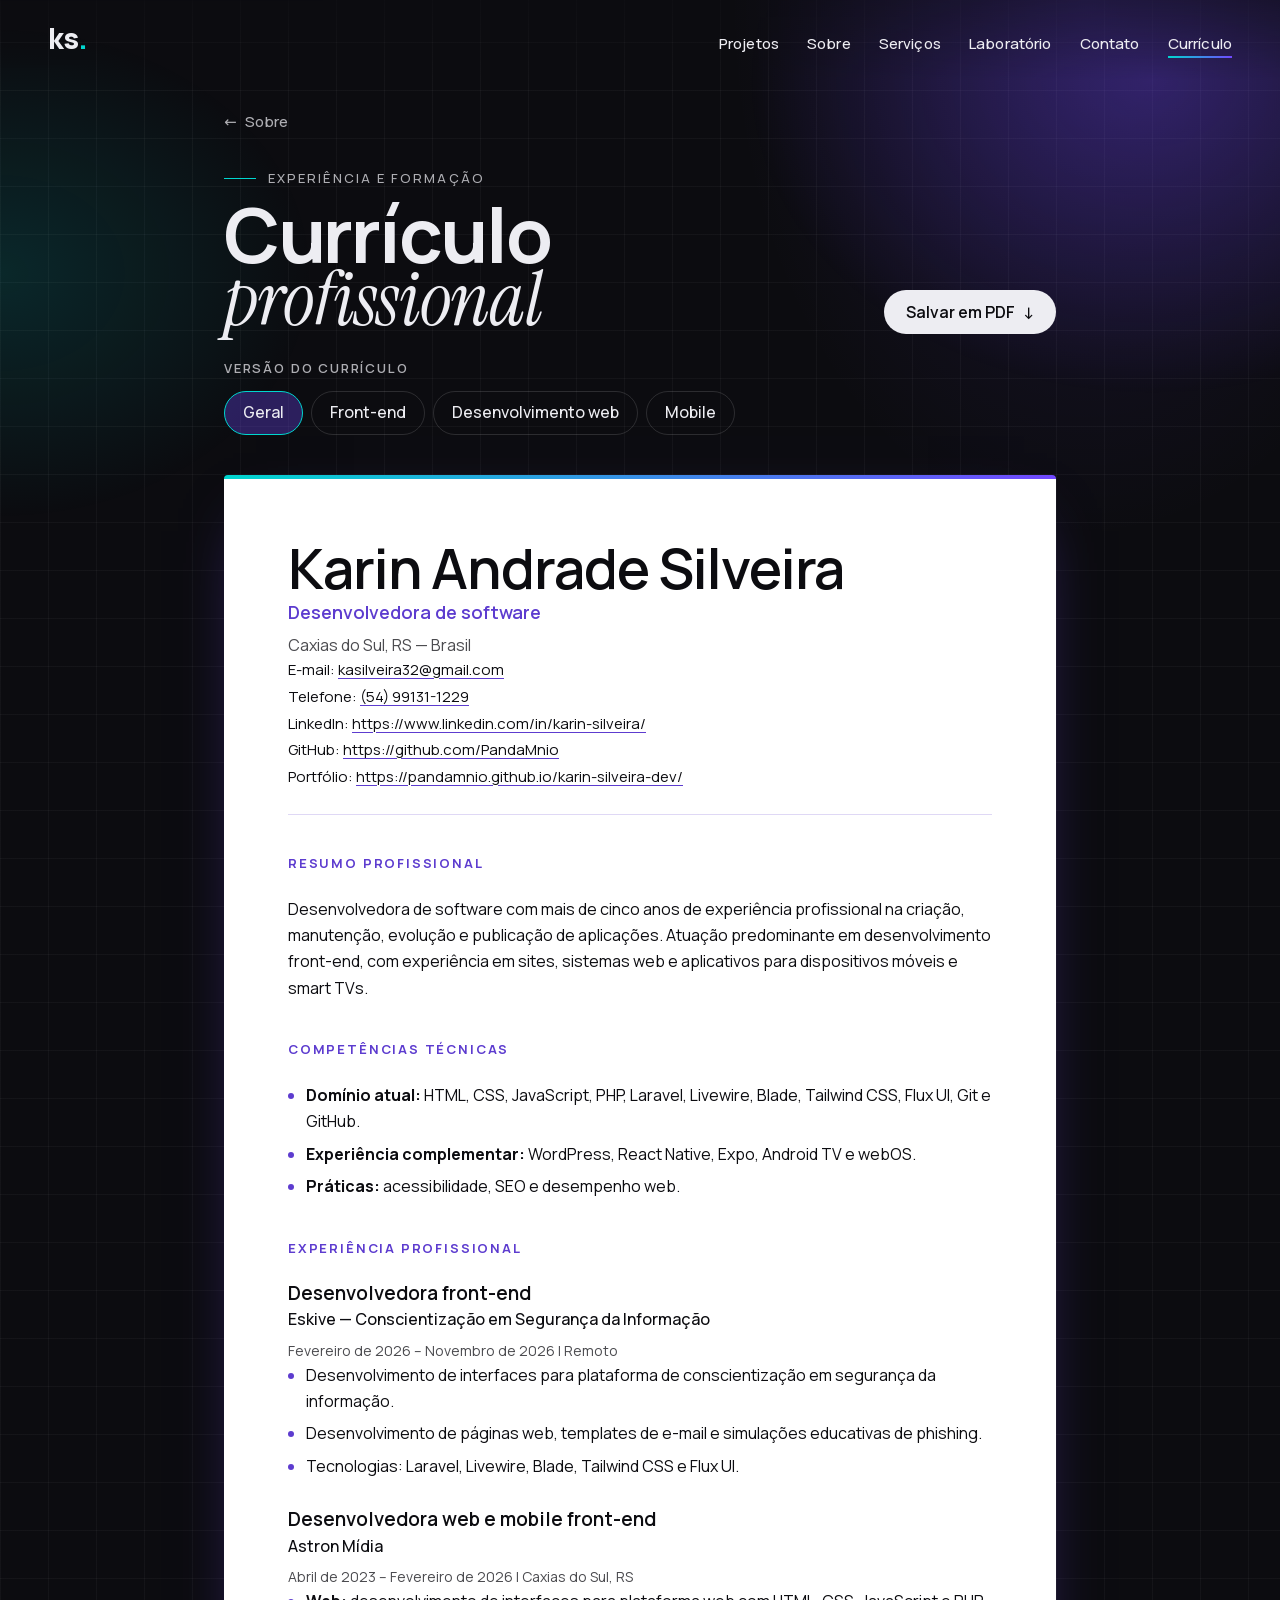
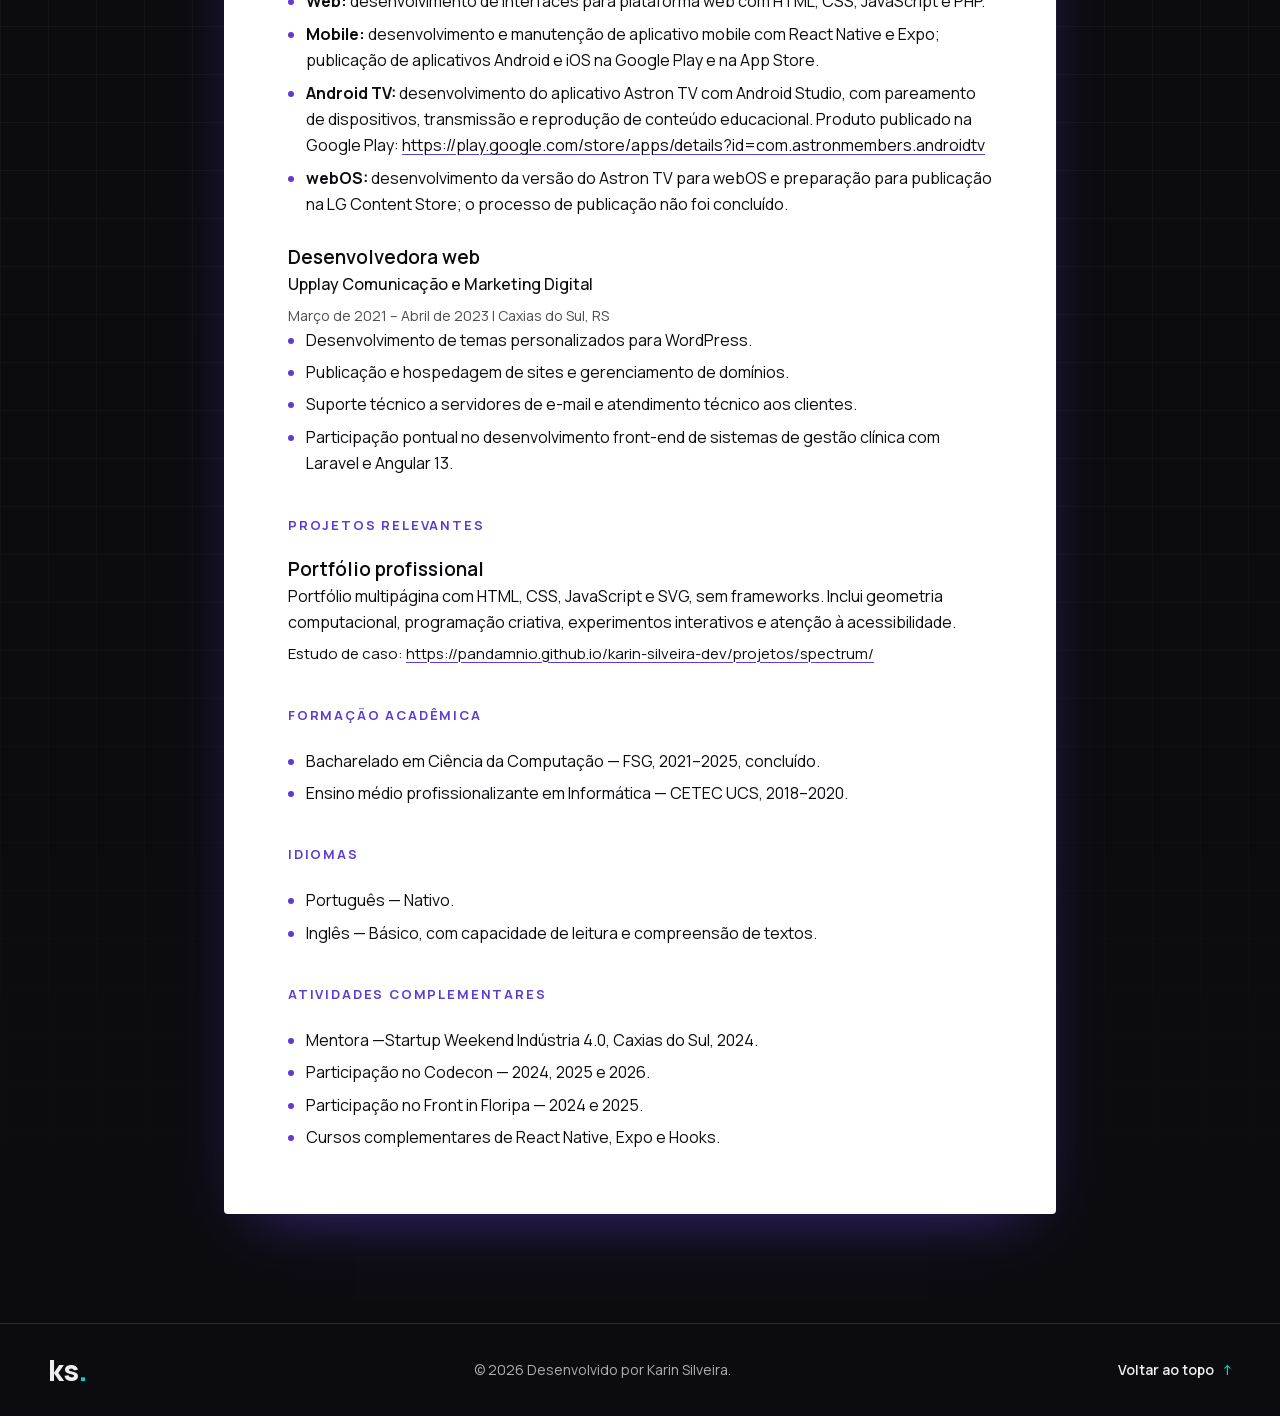
<file: curriculo/index.html>
<!doctype html>
<html lang="pt-BR">
  <head>
    <meta charset="utf-8">
    <meta name="viewport" content="width=device-width, initial-scale=1">
    <meta http-equiv="Content-Security-Policy" content="default-src 'none'; script-src 'self'; style-src 'self'; style-src-attr 'unsafe-inline'; img-src 'self'; font-src 'self'; base-uri 'none'; form-action 'none'; require-trusted-types-for 'script'; trusted-types 'none'; upgrade-insecure-requests">
    <title>Currículo | Karin Silveira</title>
    <meta name="description" content="Currículo de Karin Silveira, desenvolvedora de software em Caxias do Sul, RS: experiência em aplicações web e mobile, formação em Ciência da Computação e competências técnicas.">
    <link rel="canonical" href="https://pandamnio.github.io/karin-silveira-dev/curriculo/">
    <meta property="og:type" content="profile">
    <meta property="og:locale" content="pt_BR">
    <meta property="og:site_name" content="Karin Silveira">
    <meta property="og:title" content="Currículo | Karin Silveira">
    <meta property="og:description" content="Currículo de Karin Silveira, desenvolvedora de software em Caxias do Sul, RS: experiência em aplicações web e mobile, formação em Ciência da Computação e competências técnicas.">
    <meta property="og:url" content="https://pandamnio.github.io/karin-silveira-dev/curriculo/">
    <meta property="og:image" content="https://pandamnio.github.io/karin-silveira-dev/assets/share/home.jpg">
    <meta property="og:image:width" content="1200">
    <meta property="og:image:height" content="630">
    <meta property="og:image:alt" content="Karin Silveira, desenvolvedora de software, com a assinatura ks. e uma superfície de grade em ultravioleta e aqua.">
    <meta name="twitter:card" content="summary_large_image">
    <meta name="twitter:title" content="Currículo | Karin Silveira">
    <meta name="twitter:description" content="Currículo de Karin Silveira, desenvolvedora de software em Caxias do Sul, RS: experiência em aplicações web e mobile, formação em Ciência da Computação e competências técnicas.">
    <meta name="twitter:image" content="https://pandamnio.github.io/karin-silveira-dev/assets/share/home.jpg">
    <meta name="twitter:image:alt" content="Karin Silveira, desenvolvedora de software, com a assinatura ks. e uma superfície de grade em ultravioleta e aqua.">
    <meta name="theme-color" content="#0c0c10">
    <link rel="icon" href="../assets/favicon.svg" type="image/svg+xml">
    <link rel="apple-touch-icon" href="../assets/apple-touch-icon.png">
    <link rel="stylesheet" href="../styles/global.css">
    <link rel="stylesheet" href="../styles/shared.css">
    <link rel="stylesheet" href="../styles/curriculo.css">
    <script type="application/ld+json">
    {
      "@context": "https://schema.org",
      "@graph": [
        {
          "@type": "ProfilePage",
          "url": "https://pandamnio.github.io/karin-silveira-dev/curriculo/",
          "name": "Currículo de Karin Silveira",
          "inLanguage": "pt-BR",
          "isPartOf": {
            "@id": "https://pandamnio.github.io/karin-silveira-dev/#site"
          },
          "mainEntity": {
            "@type": "Person",
            "@id": "https://pandamnio.github.io/karin-silveira-dev/#karin-silveira",
            "name": "Karin Silveira",
            "alternateName": "Karin Andrade Silveira",
            "url": "https://pandamnio.github.io/karin-silveira-dev/",
            "jobTitle": "Desenvolvedora de software",
            "sameAs": [
              "https://github.com/PandaMnio",
              "https://www.linkedin.com/in/karin-silveira/"
            ]
          }
        },
        {
          "@type": "BreadcrumbList",
          "itemListElement": [
            {
              "@type": "ListItem",
              "position": 1,
              "name": "Início",
              "item": "https://pandamnio.github.io/karin-silveira-dev/"
            },
            {
              "@type": "ListItem",
              "position": 2,
              "name": "Currículo",
              "item": "https://pandamnio.github.io/karin-silveira-dev/curriculo/"
            }
          ]
        }
      ]
    }
    </script>
    <script type="module" src="../scripts/nav.js"></script>
    <script type="module" src="../scripts/curriculo.js"></script>
  </head>
  <body>
    <a class="skip-link" href="#conteudo">Pular para o conteúdo principal</a>

    <header id="topo" class="site-header">
      <a class="signature" href="../" aria-label="ks. — Karin Silveira, página inicial">ks<span>.</span></a>
      <nav aria-label="Principal">
        <ul role="list">
          <li><a href="../projetos/">Projetos</a></li>
          <li><a href="../#sobre">Sobre</a></li>
          <li><a href="../servicos/">Serviços</a></li>
          <li><a href="../laboratorio/">Laboratório</a></li>
          <li><a href="../#contato">Contato</a></li>
          <li><a href="./" aria-current="true">Currículo</a></li>
        </ul>
      </nav>
    </header>

    <main id="conteudo" class="resume-page ambient">
      <div class="resume-tools">
        <p class="back"><a href="../#sobre"><span aria-hidden="true">←</span> Sobre</a></p>
        <div class="resume-title">
          <p class="eyebrow">Experiência e formação</p>
          <p class="page-title">Currículo <span class="voice">profissional</span></p>
        </div>
        <div class="resume-export">
          <button class="button" type="button" data-print hidden>Salvar em PDF <span aria-hidden="true">↓</span></button>
        </div>
        <fieldset class="resume-versions">
          <legend>Versão do currículo</legend>
          <label><input class="visually-hidden" type="radio" name="versao" value="geral" checked><span>Geral</span></label>
          <label><input class="visually-hidden" type="radio" name="versao" value="front"><span>Front-end</span></label>
          <label><input class="visually-hidden" type="radio" name="versao" value="web"><span>Desenvolvimento web</span></label>
          <label><input class="visually-hidden" type="radio" name="versao" value="mobile"><span>Mobile</span></label>
        </fieldset>
      </div>

      <article class="resume light" aria-labelledby="resume-nome">
        <header class="resume-header">
          <h1 id="resume-nome">Karin Andrade Silveira</h1>
          <p class="resume-role" data-v="geral">Desenvolvedora de software</p>
          <p class="resume-role" data-v="front">Desenvolvedora front-end</p>
          <p class="resume-role" data-v="web">Desenvolvedora web</p>
          <p class="resume-role" data-v="mobile">Desenvolvedora mobile</p>
          <p>Caxias do Sul, RS — Brasil</p>
          <ul class="resume-contact" role="list">
            <li>E-mail: <a href="mailto:kasilveira32@gmail.com">kasilveira32@gmail.com</a></li>
            <li>Telefone: <a href="tel:+5554991311229">(54) 99131-1229</a></li>
            <li>LinkedIn: <a href="https://www.linkedin.com/in/karin-silveira/">https://www.linkedin.com/in/karin-silveira/</a></li>
            <li>GitHub: <a href="https://github.com/PandaMnio">https://github.com/PandaMnio</a></li>
            <li>Portfólio: <a href="https://pandamnio.github.io/karin-silveira-dev/">https://pandamnio.github.io/karin-silveira-dev/</a></li>
          </ul>
        </header>

        <section class="resume-section" aria-labelledby="resumo">
          <h2 id="resumo">Resumo profissional</h2>
          <p data-v="geral">Desenvolvedora de software com mais de cinco anos de experiência profissional na criação, manutenção, evolução e publicação de aplicações. Atuação predominante em desenvolvimento front-end, com experiência em sites, sistemas web e aplicativos para dispositivos móveis e smart TVs.</p>
          <p data-v="front">Desenvolvedora front-end com mais de cinco anos de experiência profissional em desenvolvimento de software. Atuação na construção e evolução de interfaces para sites e sistemas web, com experiência em JavaScript e no ecossistema Laravel. Conhecimentos de acessibilidade, responsividade e desempenho web.</p>
          <p data-v="web">Desenvolvedora web com mais de cinco anos de experiência na criação, manutenção e evolução de sites e aplicações web. Atuação profissional com PHP, Laravel, JavaScript e WordPress, incluindo publicação, hospedagem e gerenciamento de domínios.</p>
          <p data-v="mobile">Experiência profissional no desenvolvimento, manutenção e publicação de aplicativos Android e iOS com React Native e Expo, além do desenvolvimento para Android TV e webOS. Atuação em aplicações educacionais com funcionalidades de pareamento de dispositivos, transmissão e reprodução de conteúdo.</p>
        </section>

        <section class="resume-section" aria-labelledby="competencias">
          <h2 id="competencias">Competências técnicas</h2>
          <ul data-v="geral">
            <li><strong>Domínio atual:</strong> HTML, CSS, JavaScript, PHP, Laravel, Livewire, Blade, Tailwind CSS, Flux UI, Git e GitHub.</li>
            <li><strong>Experiência complementar:</strong> WordPress, React Native, Expo, Android TV e webOS.</li>
            <li><strong>Práticas:</strong> acessibilidade, SEO e desempenho web.</li>
          </ul>
          <ul data-v="front">
            <li><strong>Domínio atual:</strong> HTML, CSS, JavaScript, Laravel, Livewire, Blade, Tailwind CSS, Flux UI, Git e GitHub.</li>
            <li><strong>Experiência complementar:</strong> React e TypeScript.</li>
            <li><strong>Práticas:</strong> acessibilidade, responsividade, SEO e desempenho web.</li>
          </ul>
          <ul data-v="web">
            <li><strong>Domínio atual:</strong> PHP, Laravel, Livewire, Blade, JavaScript, HTML, CSS, Tailwind CSS, Flux UI, Git e GitHub.</li>
            <li><strong>Experiência complementar:</strong> WordPress e MySQL.</li>
            <li><strong>Operação de sites:</strong> hospedagem, gerenciamento de domínios e suporte técnico a servidores de e-mail.</li>
            <li><strong>Práticas:</strong> acessibilidade, SEO e desempenho web.</li>
          </ul>
          <ul data-v="mobile">
            <li><strong>Domínio atual:</strong> JavaScript, Git e GitHub.</li>
            <li><strong>Experiência profissional:</strong> React Native, Expo, Android, iOS, Android TV e webOS.</li>
            <li><strong>Experiência complementar:</strong> TypeScript e Android Studio.</li>
            <li><strong>Publicação de aplicativos:</strong> Google Play e App Store.</li>
          </ul>
        </section>

        <section class="resume-section" aria-labelledby="experiencia">
          <h2 id="experiencia">Experiência profissional</h2>

          <div class="resume-entry">
            <h3>Desenvolvedora front-end</h3>
            <p class="resume-org">Eskive — Conscientização em Segurança da Informação</p>
            <p class="resume-meta"><time datetime="2026-02">Fevereiro de 2026</time> – <time datetime="2026-11">Novembro de 2026</time> | Remoto</p>
            <ul data-v="geral front web">
              <li>Desenvolvimento de interfaces para plataforma de conscientização em segurança da informação.</li>
              <li>Desenvolvimento de páginas web, templates de e-mail e simulações educativas de phishing.</li>
              <li>Tecnologias: Laravel, Livewire, Blade, Tailwind CSS e Flux UI.</li>
            </ul>
            <ul data-v="mobile">
              <li>Desenvolvimento de interfaces web para plataforma de conscientização em segurança da informação, com Laravel, Livewire, Blade, Tailwind CSS e Flux UI.</li>
            </ul>
          </div>

          <div class="resume-entry">
            <h3>Desenvolvedora web e mobile front-end</h3>
            <p class="resume-org">Astron Mídia</p>
            <p class="resume-meta"><time datetime="2023-04">Abril de 2023</time> – <time datetime="2026-02">Fevereiro de 2026</time> | Caxias do Sul, RS</p>
            <ul data-v="geral">
              <li><strong>Web:</strong> desenvolvimento de interfaces para plataforma web com HTML, CSS, JavaScript e PHP.</li>
              <li><strong>Mobile:</strong> desenvolvimento e manutenção de aplicativo mobile com React Native e Expo; publicação de aplicativos Android e iOS na Google Play e na App Store.</li>
              <li><strong>Android TV:</strong> desenvolvimento do aplicativo Astron TV com Android Studio, com pareamento de dispositivos, transmissão e reprodução de conteúdo educacional. Produto publicado na Google Play: <a href="https://play.google.com/store/apps/details?id=com.astronmembers.androidtv">https://play.google.com/store/apps/details?id=com.astronmembers.androidtv</a></li>
              <li><strong>webOS:</strong> desenvolvimento da versão do Astron TV para webOS e preparação para publicação na LG Content Store; o processo de publicação não foi concluído.</li>
            </ul>
            <ul data-v="front web">
              <li><strong>Web:</strong> desenvolvimento de interfaces para plataforma web com HTML, CSS, JavaScript e PHP.</li>
              <li><strong>Mobile e TVs:</strong> desenvolvimento e manutenção de aplicativo mobile com React Native e Expo; desenvolvimento do aplicativo Astron TV para Android TV e webOS; publicação de aplicativos Android e iOS na Google Play e na App Store.</li>
            </ul>
            <ul data-v="mobile">
              <li><strong>Mobile:</strong> desenvolvimento e manutenção de aplicativo mobile com React Native e Expo; publicação de aplicativos Android e iOS na Google Play e na App Store.</li>
              <li><strong>Android TV:</strong> desenvolvimento do aplicativo Astron TV com Android Studio, com pareamento de dispositivos, transmissão e reprodução de conteúdo educacional. Produto publicado na Google Play: <a href="https://play.google.com/store/apps/details?id=com.astronmembers.androidtv">https://play.google.com/store/apps/details?id=com.astronmembers.androidtv</a></li>
              <li><strong>webOS:</strong> desenvolvimento da versão do Astron TV para webOS e preparação para publicação na LG Content Store; o processo de publicação não foi concluído.</li>
              <li><strong>Web:</strong> desenvolvimento de interfaces para plataforma web com HTML, CSS, JavaScript e PHP.</li>
            </ul>
          </div>

          <div class="resume-entry">
            <h3>Desenvolvedora web</h3>
            <p class="resume-org">Upplay Comunicação e Marketing Digital</p>
            <p class="resume-meta"><time datetime="2021-03">Março de 2021</time> – <time datetime="2023-04">Abril de 2023</time> | Caxias do Sul, RS</p>
            <ul data-v="geral web">
              <li>Desenvolvimento de temas personalizados para WordPress.</li>
              <li>Publicação e hospedagem de sites e gerenciamento de domínios.</li>
              <li>Suporte técnico a servidores de e-mail e atendimento técnico aos clientes.</li>
              <li>Participação pontual no desenvolvimento front-end de sistemas de gestão clínica com Laravel e Angular 13.</li>
            </ul>
            <ul data-v="front">
              <li>Desenvolvimento de temas personalizados para WordPress.</li>
              <li>Participação pontual no desenvolvimento front-end de sistemas de gestão clínica com Laravel e Angular 13.</li>
              <li>Atuação predominante em desenvolvimento web e suporte técnico.</li>
            </ul>
            <ul data-v="mobile">
              <li>Desenvolvimento de temas personalizados para WordPress.</li>
              <li>Suporte técnico e atendimento aos clientes.</li>
            </ul>
          </div>
        </section>

        <section class="resume-section" aria-labelledby="projetos" data-v="geral front web">
          <h2 id="projetos">Projetos relevantes</h2>

          <div class="resume-entry">
            <h3>Portfólio profissional</h3>
            <p data-v="geral front">Portfólio multipágina com HTML, CSS, JavaScript e SVG, sem frameworks. Inclui geometria computacional, programação criativa, experimentos interativos e atenção à acessibilidade.</p>
            <p data-v="web">Portfólio multipágina com HTML, CSS, JavaScript e SVG, sem frameworks. Inclui atenção à segurança e à acessibilidade e publicação automatizada com GitHub Actions.</p>
            <p class="resume-link">Estudo de caso: <a href="https://pandamnio.github.io/karin-silveira-dev/projetos/spectrum/">https://pandamnio.github.io/karin-silveira-dev/projetos/spectrum/</a></p>
          </div>
        </section>

        <section class="resume-section" aria-labelledby="formacao">
          <h2 id="formacao">Formação acadêmica</h2>
          <ul>
            <li>Bacharelado em Ciência da Computação — FSG, 2021–2025, concluído.</li>
            <li>Ensino médio profissionalizante em Informática — CETEC UCS, 2018–2020.</li>
          </ul>
        </section>

        <section class="resume-section" aria-labelledby="idiomas">
          <h2 id="idiomas">Idiomas</h2>
          <ul>
            <li>Português — Nativo.</li>
            <li>Inglês — Básico, com capacidade de leitura e compreensão de textos.</li>
          </ul>
        </section>

        <section class="resume-section" aria-labelledby="atividades">
          <h2 id="atividades">Atividades complementares</h2>
          <ul>
            <li>Mentora —Startup Weekend Indústria 4.0, Caxias do Sul, 2024.</li>
            <li>Participação no Codecon — 2024, 2025 e 2026.</li>
            <li data-v="geral front">Participação no Front in Floripa — 2024 e 2025.</li>
            <li data-v="geral mobile">Cursos complementares de React Native, Expo e Hooks.</li>
          </ul>
        </section>
      </article>
    </main>

    <footer class="site-footer">
      <a class="signature" href="../" aria-label="ks. — Karin Silveira, página inicial">ks<span>.</span></a>
      <p>© 2026 Desenvolvido por Karin Silveira.</p>
      <a class="link to-top" href="#topo">Voltar ao topo <span aria-hidden="true">↑</span></a>
    </footer>
  </body>
</html>
</file>
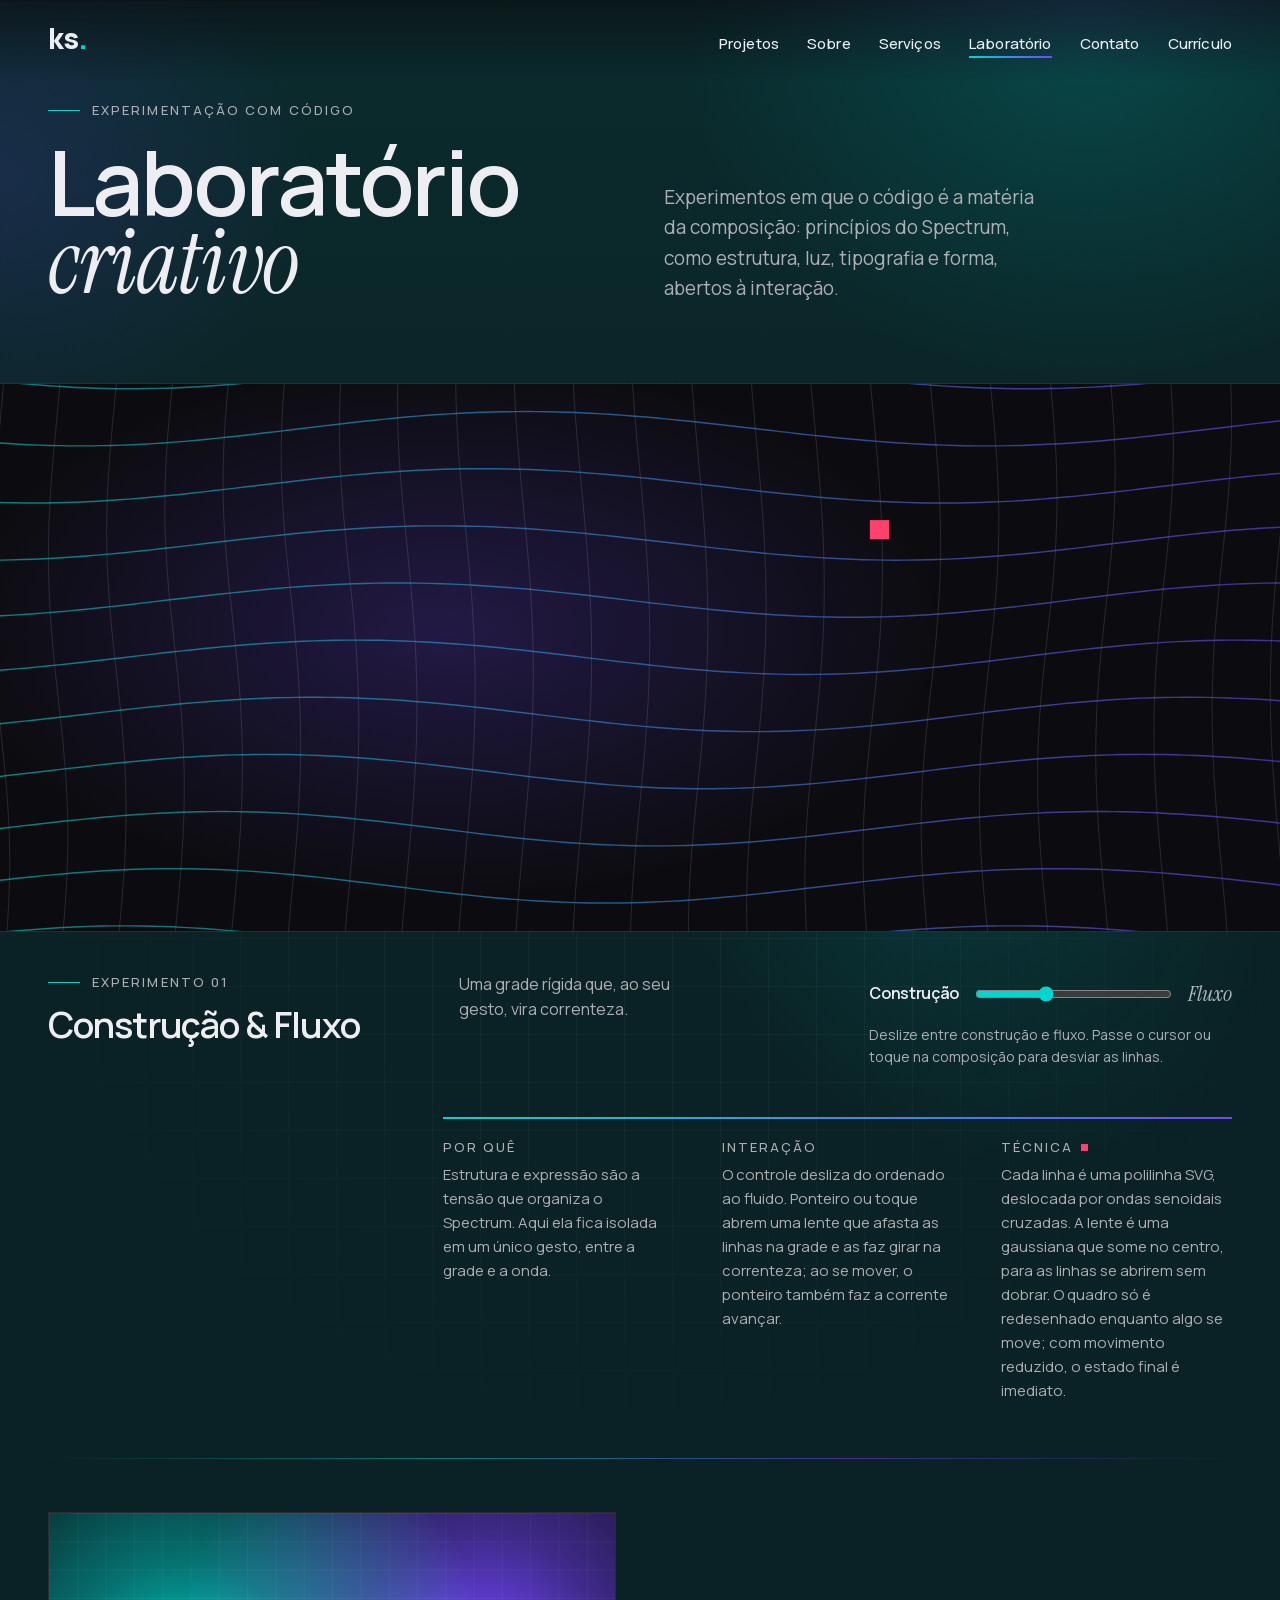
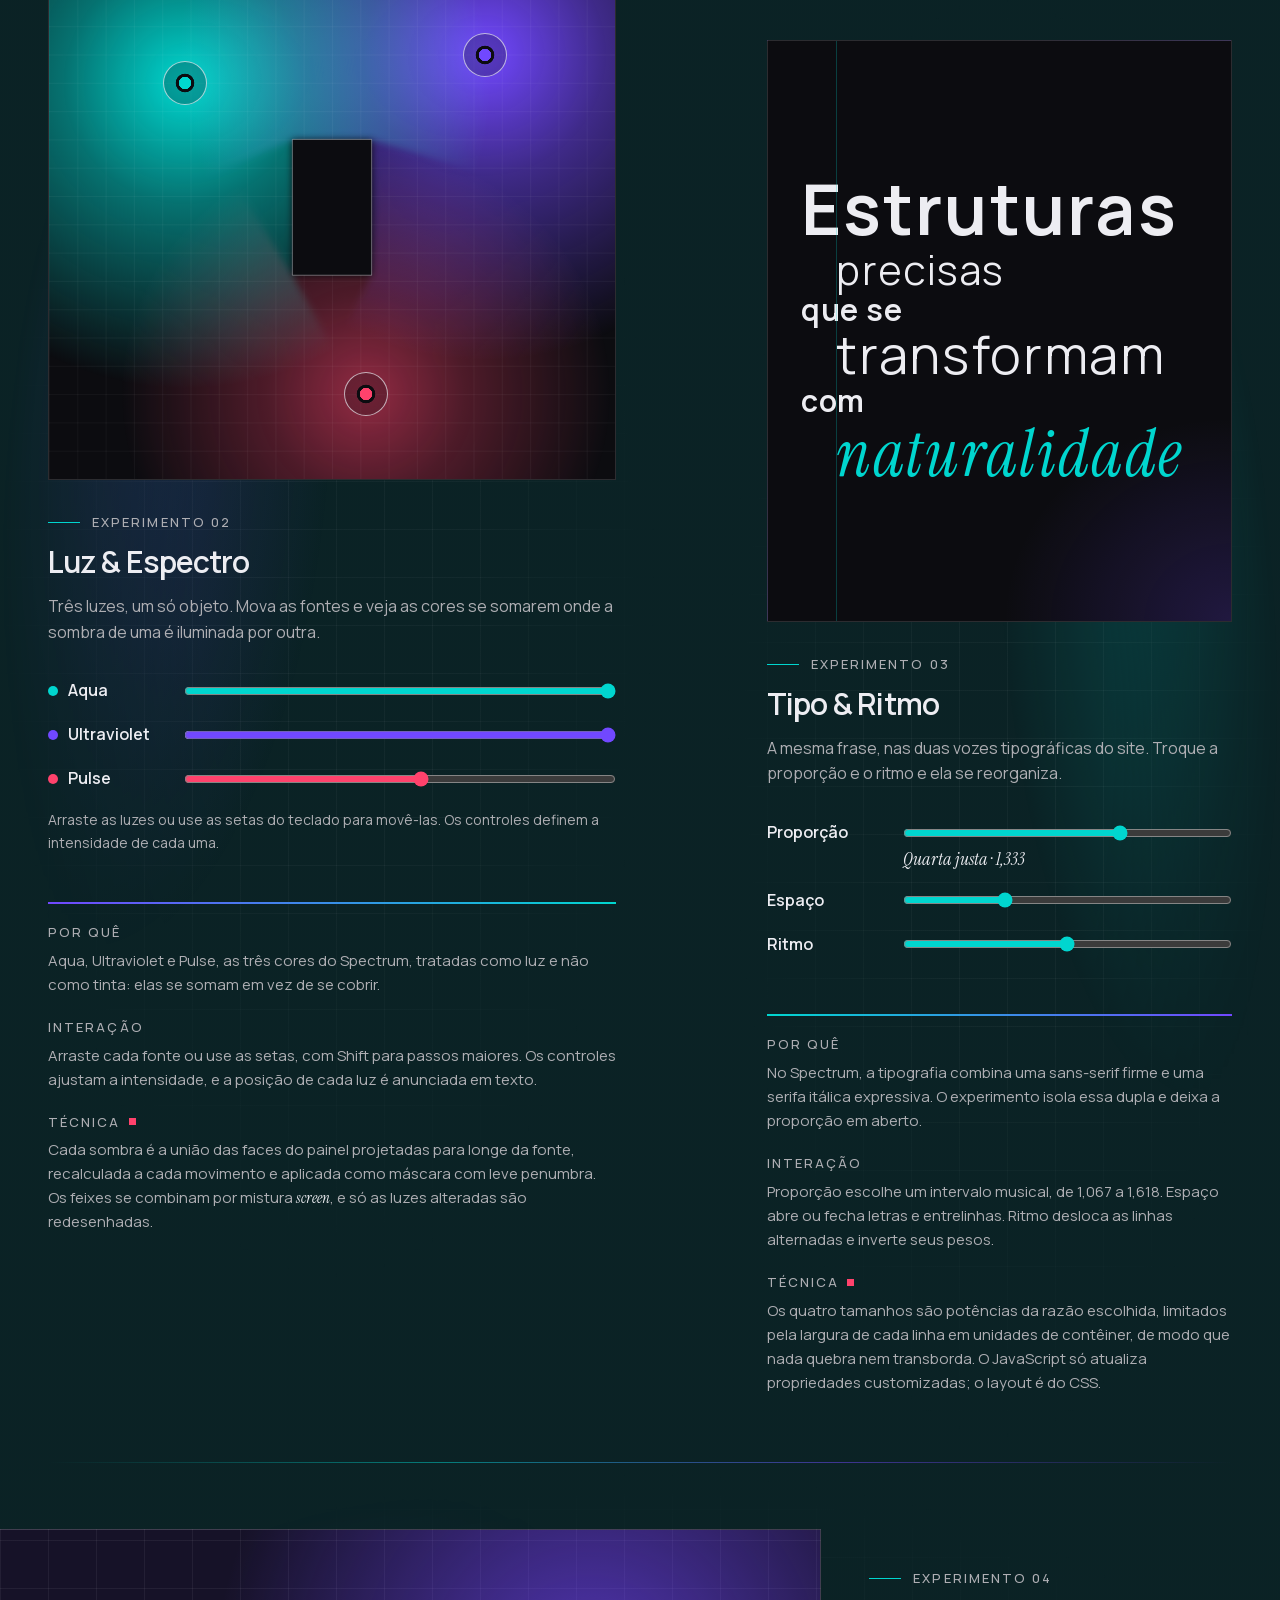
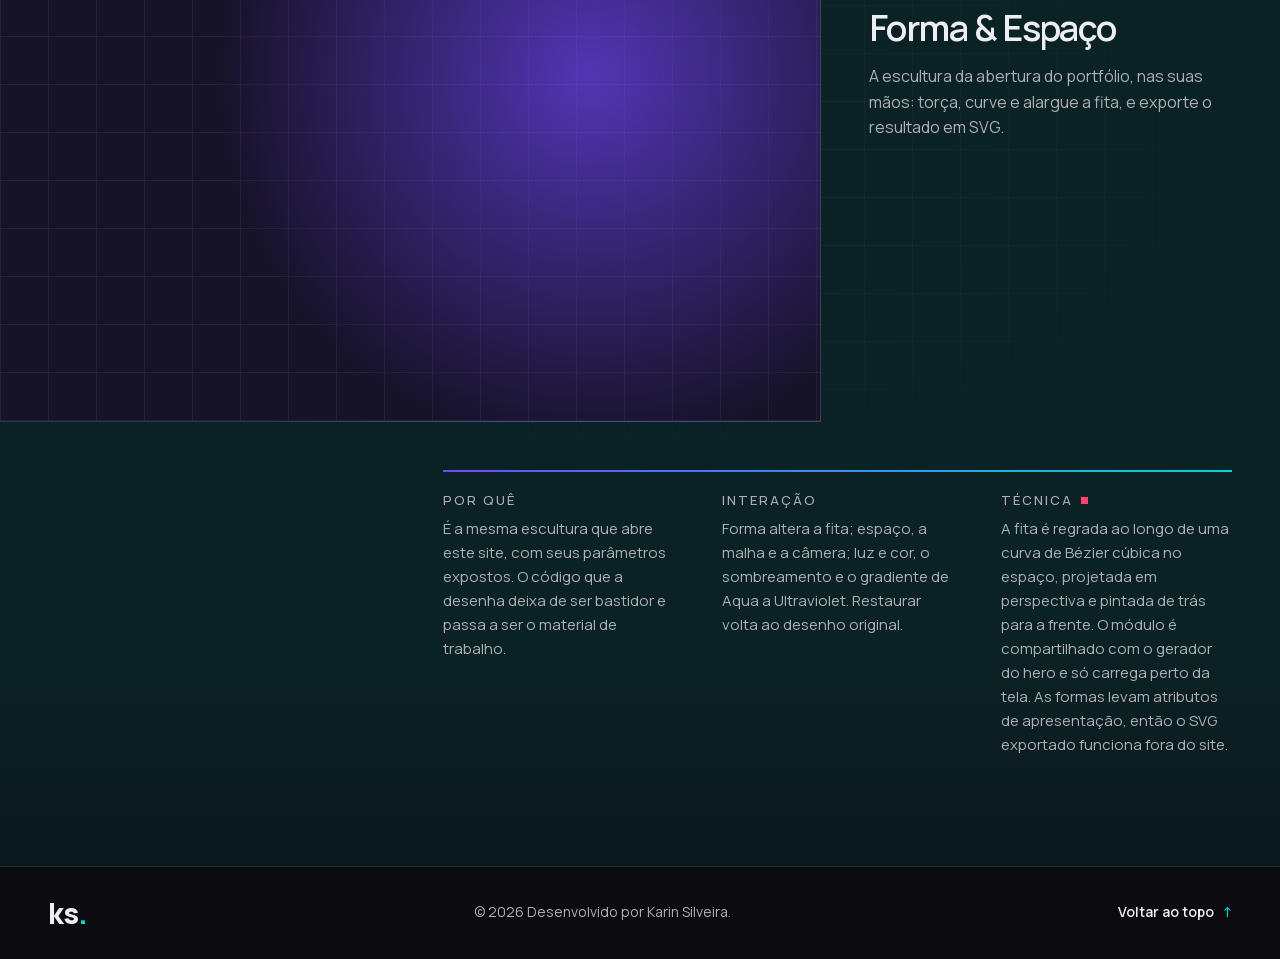
<file: laboratorio/index.html>
<!doctype html>
<html lang="pt-BR">
  <head>
    <meta charset="utf-8">
    <meta name="viewport" content="width=device-width, initial-scale=1">
    <meta http-equiv="Content-Security-Policy" content="default-src 'none'; script-src 'self'; style-src 'self'; style-src-attr 'unsafe-inline'; img-src 'self'; font-src 'self'; base-uri 'none'; form-action 'none'; require-trusted-types-for 'script'; trusted-types 'none'; upgrade-insecure-requests">
    <title>Laboratório criativo: experimentos com código | Karin Silveira</title>
    <meta name="description" content="Laboratório criativo de Karin Silveira: experimentos interativos com código que exploram geometria, luz, cor e tipografia.">
    <link rel="canonical" href="https://pandamnio.github.io/karin-silveira-dev/laboratorio/">
    <meta property="og:type" content="website">
    <meta property="og:locale" content="pt_BR">
    <meta property="og:site_name" content="Karin Silveira">
    <meta property="og:title" content="Laboratório criativo: experimentos com código | Karin Silveira">
    <meta property="og:description" content="Laboratório criativo de Karin Silveira: experimentos interativos com código que exploram geometria, luz, cor e tipografia.">
    <meta property="og:url" content="https://pandamnio.github.io/karin-silveira-dev/laboratorio/">
    <meta property="og:image" content="https://pandamnio.github.io/karin-silveira-dev/assets/share/home.jpg">
    <meta property="og:image:width" content="1200">
    <meta property="og:image:height" content="630">
    <meta property="og:image:alt" content="Karin Silveira, desenvolvedora de software, com a assinatura ks. e uma superfície de grade em ultravioleta e aqua.">
    <meta name="twitter:card" content="summary_large_image">
    <meta name="twitter:title" content="Laboratório criativo: experimentos com código | Karin Silveira">
    <meta name="twitter:description" content="Laboratório criativo de Karin Silveira: experimentos interativos com código que exploram geometria, luz, cor e tipografia.">
    <meta name="twitter:image" content="https://pandamnio.github.io/karin-silveira-dev/assets/share/home.jpg">
    <meta name="twitter:image:alt" content="Karin Silveira, desenvolvedora de software, com a assinatura ks. e uma superfície de grade em ultravioleta e aqua.">
    <meta name="theme-color" content="#0c0c10">
    <link rel="icon" href="../assets/favicon.svg" type="image/svg+xml">
    <link rel="apple-touch-icon" href="../assets/apple-touch-icon.png">
    <link rel="stylesheet" href="../styles/global.css">
    <link rel="stylesheet" href="../styles/shared.css">
    <link rel="stylesheet" href="../styles/laboratorio.css">
    <script type="application/ld+json">
    {
      "@context": "https://schema.org",
      "@graph": [
        {
          "@type": "WebPage",
          "url": "https://pandamnio.github.io/karin-silveira-dev/laboratorio/",
          "name": "Laboratório criativo",
          "inLanguage": "pt-BR",
          "isPartOf": {
            "@id": "https://pandamnio.github.io/karin-silveira-dev/#site"
          },
          "author": {
            "@id": "https://pandamnio.github.io/karin-silveira-dev/#karin-silveira"
          }
        },
        {
          "@type": "BreadcrumbList",
          "itemListElement": [
            {
              "@type": "ListItem",
              "position": 1,
              "name": "Início",
              "item": "https://pandamnio.github.io/karin-silveira-dev/"
            },
            {
              "@type": "ListItem",
              "position": 2,
              "name": "Laboratório criativo",
              "item": "https://pandamnio.github.io/karin-silveira-dev/laboratorio/"
            }
          ]
        }
      ]
    }
    </script>
    <script type="module" src="../scripts/nav.js"></script>
    <script type="module" src="../scripts/lab.js"></script>
  </head>
  <body>
    <a class="skip-link" href="#conteudo">Pular para o conteúdo principal</a>

    <header id="topo" class="site-header">
      <a class="signature" href="../" aria-label="ks. — Karin Silveira, página inicial">ks<span>.</span></a>
      <nav aria-label="Principal">
        <ul role="list">
          <li><a href="../projetos/">Projetos</a></li>
          <li><a href="../#sobre">Sobre</a></li>
          <li><a href="../servicos/">Serviços</a></li>
          <li><a href="./" aria-current="page">Laboratório</a></li>
          <li><a href="../#contato">Contato</a></li>
          <li><a href="../curriculo/">Currículo</a></li>
        </ul>
      </nav>
    </header>

    <main id="conteudo">
      <section class="lab lab-page ambient" aria-labelledby="laboratorio-titulo">
        <div class="section-intro lab-intro">
          <div>
            <p class="eyebrow">Experimentação com código</p>
            <h1 id="laboratorio-titulo" class="display">Laboratório <span class="voice">criativo</span></h1>
          </div>
          <p>Experimentos em que o código é a matéria da composição: princípios do Spectrum, como estrutura, luz, tipografia e forma, abertos à interação.</p>
        </div>

        <article class="experiment" id="construcao-e-fluxo" data-experiment="construcao-fluxo" aria-labelledby="experimento-titulo">
          <div class="experiment-stage">
            <svg viewBox="0 0 1200 750" preserveAspectRatio="xMidYMid slice" aria-hidden="true" focusable="false">
              <defs>
                <linearGradient id="lab-gradient" gradientUnits="userSpaceOnUse" x1="0" y1="0" x2="1200" y2="0">
                  <stop offset="0" />
                  <stop offset="1" />
                </linearGradient>
              </defs>
              <g class="lab-grid"></g>
              <g class="lab-streams"></g>
              <circle class="lab-lens" r="150" />
              <rect class="lab-accent" width="18" height="18" />
            </svg>
          </div>

          <div class="experiment-caption grid-12">
            <div class="experiment-heading">
              <p class="eyebrow">Experimento 01</p>
              <h2 id="experimento-titulo">Construção &amp; Fluxo</h2>
            </div>
            <p class="experiment-description">Uma grade rígida que, ao seu gesto, vira correnteza.</p>
            <div class="experiment-control" hidden>
              <div class="control-range">
                <span class="control-start" aria-hidden="true">Construção</span>
                <input type="range" min="0" max="100" value="35" aria-label="Da construção ao fluxo">
                <span class="control-end" aria-hidden="true">Fluxo</span>
              </div>
              <p class="control-hint">Deslize entre construção e fluxo. Passe o cursor ou toque na composição para desviar as linhas.</p>
            </div>
          </div>

          <details class="lab-details" open>
            <summary>Entender o experimento</summary>
            <dl class="lab-notes">
              <div>
                <dt class="label">Por quê</dt>
                <dd>Estrutura e expressão são a tensão que organiza o Spectrum. Aqui ela fica isolada em um único gesto, entre a grade e a onda.</dd>
              </div>
              <div>
                <dt class="label">Interação</dt>
                <dd>O controle desliza do ordenado ao fluido. Ponteiro ou toque abrem uma lente que afasta as linhas na grade e as faz girar na correnteza; ao se mover, o ponteiro também faz a corrente avançar.</dd>
              </div>
              <div>
                <dt class="label">Técnica</dt>
                <dd>Cada linha é uma polilinha SVG, deslocada por ondas senoidais cruzadas. A lente é uma gaussiana que some no centro, para as linhas se abrirem sem dobrar. O quadro só é redesenhado enquanto algo se move; com movimento reduzido, o estado final é imediato.</dd>
              </div>
            </dl>
          </details>
        </article>

        <div class="lab-studies">
          <article class="lab-study" id="luz-e-espectro" data-experiment="luz-espectro" aria-labelledby="experimento-luz-titulo">
            <div class="light-stage">
              <svg viewBox="0 0 1000 1000" aria-hidden="true" focusable="false">
                <defs>
                  <pattern id="luz-grade" width="50" height="50" patternUnits="userSpaceOnUse">
                    <path d="M50 0H0V50" />
                  </pattern>
                  <filter id="luz-penumbra" filterUnits="userSpaceOnUse" x="0" y="0" width="1000" height="1000">
                    <feGaussianBlur stdDeviation="7" />
                  </filter>
                  <radialGradient id="luz-aqua"><stop offset="0" /><stop offset="0.4" /><stop offset="1" /></radialGradient>
                  <radialGradient id="luz-ultraviolet"><stop offset="0" /><stop offset="0.4" /><stop offset="1" /></radialGradient>
                  <radialGradient id="luz-pulse"><stop offset="0" /><stop offset="0.4" /><stop offset="1" /></radialGradient>
                  <mask id="sombra-aqua" maskUnits="userSpaceOnUse" x="0" y="0" width="1000" height="1000">
                    <rect width="1000" height="1000" />
                    <path d="M430 400L570 400L2006 835L1757 1099ZM2006 835L1615 1716L570 640L570 400ZM1615 1716L1162 1949L430 640L570 640ZM430 640L430 400L1757 1099L1162 1949Z" />
                  </mask>
                  <mask id="sombra-ultraviolet" maskUnits="userSpaceOnUse" x="0" y="0" width="1000" height="1000">
                    <rect width="1000" height="1000" />
                    <path d="M430 400L570 400L-630 1300L-942 1005ZM570 400L570 640L-114 1975L-630 1300ZM-114 1975L-556 1771L430 640L570 640ZM-556 1771L-942 1005L430 400L430 640Z" />
                  </mask>
                  <mask id="sombra-pulse" maskUnits="userSpaceOnUse" x="0" y="0" width="1000" height="1000">
                    <rect width="1000" height="1000" />
                    <path d="M14 -1041L603 -1100L570 400L430 400ZM603 -1100L641 -858L570 640L570 400ZM570 640L430 640L-360 -635L641 -858ZM-360 -635L14 -1041L430 400L430 640Z" />
                  </mask>
                </defs>
                <g class="light-scene">
                  <rect class="light-floor" width="1000" height="1000" />
                  <g class="light-beam" mask="url(#sombra-aqua)"><circle cx="240" cy="300" r="540" fill="url(#luz-aqua)" /></g>
                  <g class="light-beam" mask="url(#sombra-ultraviolet)"><circle cx="770" cy="250" r="540" fill="url(#luz-ultraviolet)" /></g>
                  <g class="light-beam" mask="url(#sombra-pulse)" opacity="0.55"><circle cx="560" cy="850" r="432" fill="url(#luz-pulse)" /></g>
                </g>
                <rect class="light-panel" x="430" y="400" width="140" height="240" />
              </svg>
              <div class="light-handles" hidden>
                <button type="button" class="light-handle" data-light="aqua" data-x="240" data-y="300" aria-describedby="luz-dica">Luz Aqua</button>
                <button type="button" class="light-handle" data-light="ultraviolet" data-x="770" data-y="250" aria-describedby="luz-dica">Luz Ultraviolet</button>
                <button type="button" class="light-handle" data-light="pulse" data-x="560" data-y="850" aria-describedby="luz-dica">Luz Pulse</button>
              </div>
            </div>

            <div class="study-caption">
              <p class="eyebrow">Experimento 02</p>
              <h2 id="experimento-luz-titulo">Luz &amp; Espectro</h2>
              <p class="experiment-description">Três luzes, um só objeto. Mova as fontes e veja as cores se somarem onde a sombra de uma é iluminada por outra.</p>
              <div class="study-controls" hidden>
                <label for="luz-aqua-intensidade"><span class="swatch swatch-aqua" aria-hidden="true"></span>Aqua</label>
                <input id="luz-aqua-intensidade" type="range" min="0" max="100" value="100" data-intensity="aqua">
                <label for="luz-ultraviolet-intensidade"><span class="swatch swatch-ultraviolet" aria-hidden="true"></span>Ultraviolet</label>
                <input id="luz-ultraviolet-intensidade" type="range" min="0" max="100" value="100" data-intensity="ultraviolet">
                <label for="luz-pulse-intensidade"><span class="swatch swatch-pulse" aria-hidden="true"></span>Pulse</label>
                <input id="luz-pulse-intensidade" type="range" min="0" max="100" value="55" data-intensity="pulse">
                <p id="luz-dica" class="control-hint">Arraste as luzes ou use as setas do teclado para movê-las. Os controles definem a intensidade de cada uma.</p>
              </div>
              <details class="lab-details" open>
                <summary>Entender o experimento</summary>
                <dl class="lab-notes">
                  <div>
                    <dt class="label">Por quê</dt>
                    <dd>Aqua, Ultraviolet e Pulse, as três cores do Spectrum, tratadas como luz e não como tinta: elas se somam em vez de se cobrir.</dd>
                  </div>
                  <div>
                    <dt class="label">Interação</dt>
                    <dd>Arraste cada fonte ou use as setas, com Shift para passos maiores. Os controles ajustam a intensidade, e a posição de cada luz é anunciada em texto.</dd>
                  </div>
                  <div>
                    <dt class="label">Técnica</dt>
                    <dd>Cada sombra é a união das faces do painel projetadas para longe da fonte, recalculada a cada movimento e aplicada como máscara com leve penumbra. Os feixes se combinam por mistura <em>screen</em>, e só as luzes alteradas são redesenhadas.</dd>
                  </div>
                </dl>
              </details>
            </div>
          </article>

          <article class="lab-study" id="tipo-e-ritmo" data-experiment="tipo-ritmo" aria-labelledby="experimento-tipo-titulo">
            <div class="type-frame">
              <p class="type-stage">
                <span style="--w: 5.4; --n: 10; --k: var(--s3)">Estruturas</span>
                <span style="--w: 4.4; --n: 8; --k: var(--s1)">precisas</span>
                <span style="--w: 3.4; --n: 6; --k: var(--s0)">que se</span>
                <span style="--w: 6.6; --n: 11; --k: var(--s2)">transformam</span>
                <span style="--w: 2.2; --n: 3; --k: var(--s0)">com</span>
                <span class="type-voice" style="--w: 5.1; --n: 12; --k: var(--s3)">naturalidade</span>
              </p>
            </div>

            <div class="study-caption">
              <p class="eyebrow">Experimento 03</p>
              <h2 id="experimento-tipo-titulo">Tipo &amp; Ritmo</h2>
              <p class="experiment-description">A mesma frase, nas duas vozes tipográficas do site. Troque a proporção e o ritmo e ela se reorganiza.</p>
              <div class="study-controls" hidden>
                <label for="tipo-proporcao">Proporção</label>
                <input id="tipo-proporcao" type="range" min="0" max="6" step="1" value="4" data-type="ratio">
                <output for="tipo-proporcao">Quarta justa · 1,333</output>
                <label for="tipo-espaco">Espaço</label>
                <input id="tipo-espaco" type="range" min="0" max="100" value="30" data-type="space">
                <label for="tipo-ritmo">Ritmo</label>
                <input id="tipo-ritmo" type="range" min="0" max="100" value="50" data-type="rhythm">
              </div>
              <details class="lab-details" open>
                <summary>Entender o experimento</summary>
                <dl class="lab-notes">
                  <div>
                    <dt class="label">Por quê</dt>
                    <dd>No Spectrum, a tipografia combina uma sans-serif firme e uma serifa itálica expressiva. O experimento isola essa dupla e deixa a proporção em aberto.</dd>
                  </div>
                  <div>
                    <dt class="label">Interação</dt>
                    <dd>Proporção escolhe um intervalo musical, de 1,067 a 1,618. Espaço abre ou fecha letras e entrelinhas. Ritmo desloca as linhas alternadas e inverte seus pesos.</dd>
                  </div>
                  <div>
                    <dt class="label">Técnica</dt>
                    <dd>Os quatro tamanhos são potências da razão escolhida, limitados pela largura de cada linha em unidades de contêiner, de modo que nada quebra nem transborda. O JavaScript só atualiza propriedades customizadas; o layout é do CSS.</dd>
                  </div>
                </dl>
              </details>
            </div>
          </article>
        </div>

        <article class="lab-form" id="forma-e-espaco" data-experiment="forma-espaco" aria-labelledby="experimento-forma-titulo">
          <div class="form-stage">
            <svg viewBox="-250 -60 1800 1080" aria-hidden="true" focusable="false">
              <path class="form-orbit" fill="none" stroke="#ededf2" stroke-opacity="0.4" vector-effect="non-scaling-stroke" />
              <g class="form-band"></g>
              <path class="form-orbit" fill="none" stroke="#ededf2" stroke-opacity="0.4" vector-effect="non-scaling-stroke" />
              <rect class="form-accent" width="16" height="16" fill="#ff426c" />
            </svg>
          </div>

          <div class="form-caption">
            <p class="eyebrow">Experimento 04</p>
            <h2 id="experimento-forma-titulo">Forma &amp; Espaço</h2>
            <p class="experiment-description">A escultura da abertura do portfólio, nas suas mãos: torça, curve e alargue a fita, e exporte o resultado em SVG.</p>

            <form class="form-controls" hidden>
              <fieldset>
                <legend class="label">Forma</legend>
                <div class="form-field">
                  <label for="forma-torcao">Torção</label>
                  <output for="forma-torcao">172°</output>
                  <input id="forma-torcao" name="twist" type="range" min="0" max="628" value="300">
                </div>
                <div class="form-field">
                  <label for="forma-curvatura">Curvatura</label>
                  <output for="forma-curvatura">100%</output>
                  <input id="forma-curvatura" name="bend" type="range" min="0" max="140" value="100">
                </div>
                <div class="form-field">
                  <label for="forma-largura">Largura</label>
                  <output for="forma-largura">100%</output>
                  <input id="forma-largura" name="width" type="range" min="50" max="140" value="100">
                </div>
              </fieldset>

              <fieldset>
                <legend class="label">Espaço</legend>
                <div class="form-field">
                  <label for="forma-malha">Densidade da malha</label>
                  <output for="forma-malha">12 linhas</output>
                  <input id="forma-malha" name="mesh" type="range" min="4" max="24" step="2" value="12">
                </div>
                <div class="form-field">
                  <label for="forma-perspectiva">Perspectiva</label>
                  <output for="forma-perspectiva">100%</output>
                  <input id="forma-perspectiva" name="depth" type="range" min="30" max="125" value="100">
                </div>
              </fieldset>

              <fieldset>
                <legend class="label">Luz e cor</legend>
                <div class="form-field">
                  <label for="forma-luz">Direção da luz</label>
                  <output for="forma-luz">121°</output>
                  <input id="forma-luz" name="light" type="range" min="0" max="359" value="121">
                </div>
                <div class="form-colors">
                  <label for="forma-cor-inicio">Início do fluxo<input id="forma-cor-inicio" name="from" type="color" value="#00d6cf"></label>
                  <label for="forma-cor-fim">Fim do fluxo<input id="forma-cor-fim" name="to" type="color" value="#7148ff"></label>
                </div>
              </fieldset>

              <div class="form-actions">
                <button class="button" type="button" data-export>Exportar SVG</button>
                <button class="link" type="reset">Restaurar parâmetros</button>
              </div>
              <p class="control-hint" role="status"></p>
            </form>
          </div>
        </article>

        <details class="lab-details" open>
          <summary>Entender o experimento</summary>
          <dl class="lab-notes lab-notes-form" aria-labelledby="experimento-forma-titulo">
            <div>
              <dt class="label">Por quê</dt>
              <dd>É a mesma escultura que abre este site, com seus parâmetros expostos. O código que a desenha deixa de ser bastidor e passa a ser o material de trabalho.</dd>
            </div>
            <div>
              <dt class="label">Interação</dt>
              <dd>Forma altera a fita; espaço, a malha e a câmera; luz e cor, o sombreamento e o gradiente de Aqua a Ultraviolet. Restaurar volta ao desenho original.</dd>
            </div>
            <div>
              <dt class="label">Técnica</dt>
              <dd>A fita é regrada ao longo de uma curva de Bézier cúbica no espaço, projetada em perspectiva e pintada de trás para a frente. O módulo é compartilhado com o gerador do hero e só carrega perto da tela. As formas levam atributos de apresentação, então o SVG exportado funciona fora do site.</dd>
            </div>
          </dl>
        </details>
      </section>
    </main>

    <footer class="site-footer">
      <a class="signature" href="../" aria-label="ks. — Karin Silveira, página inicial">ks<span>.</span></a>
      <p>© 2026 Desenvolvido por Karin Silveira.</p>
      <a class="link to-top" href="#topo">Voltar ao topo <span aria-hidden="true">↑</span></a>
    </footer>
  </body>
</html>
</file>
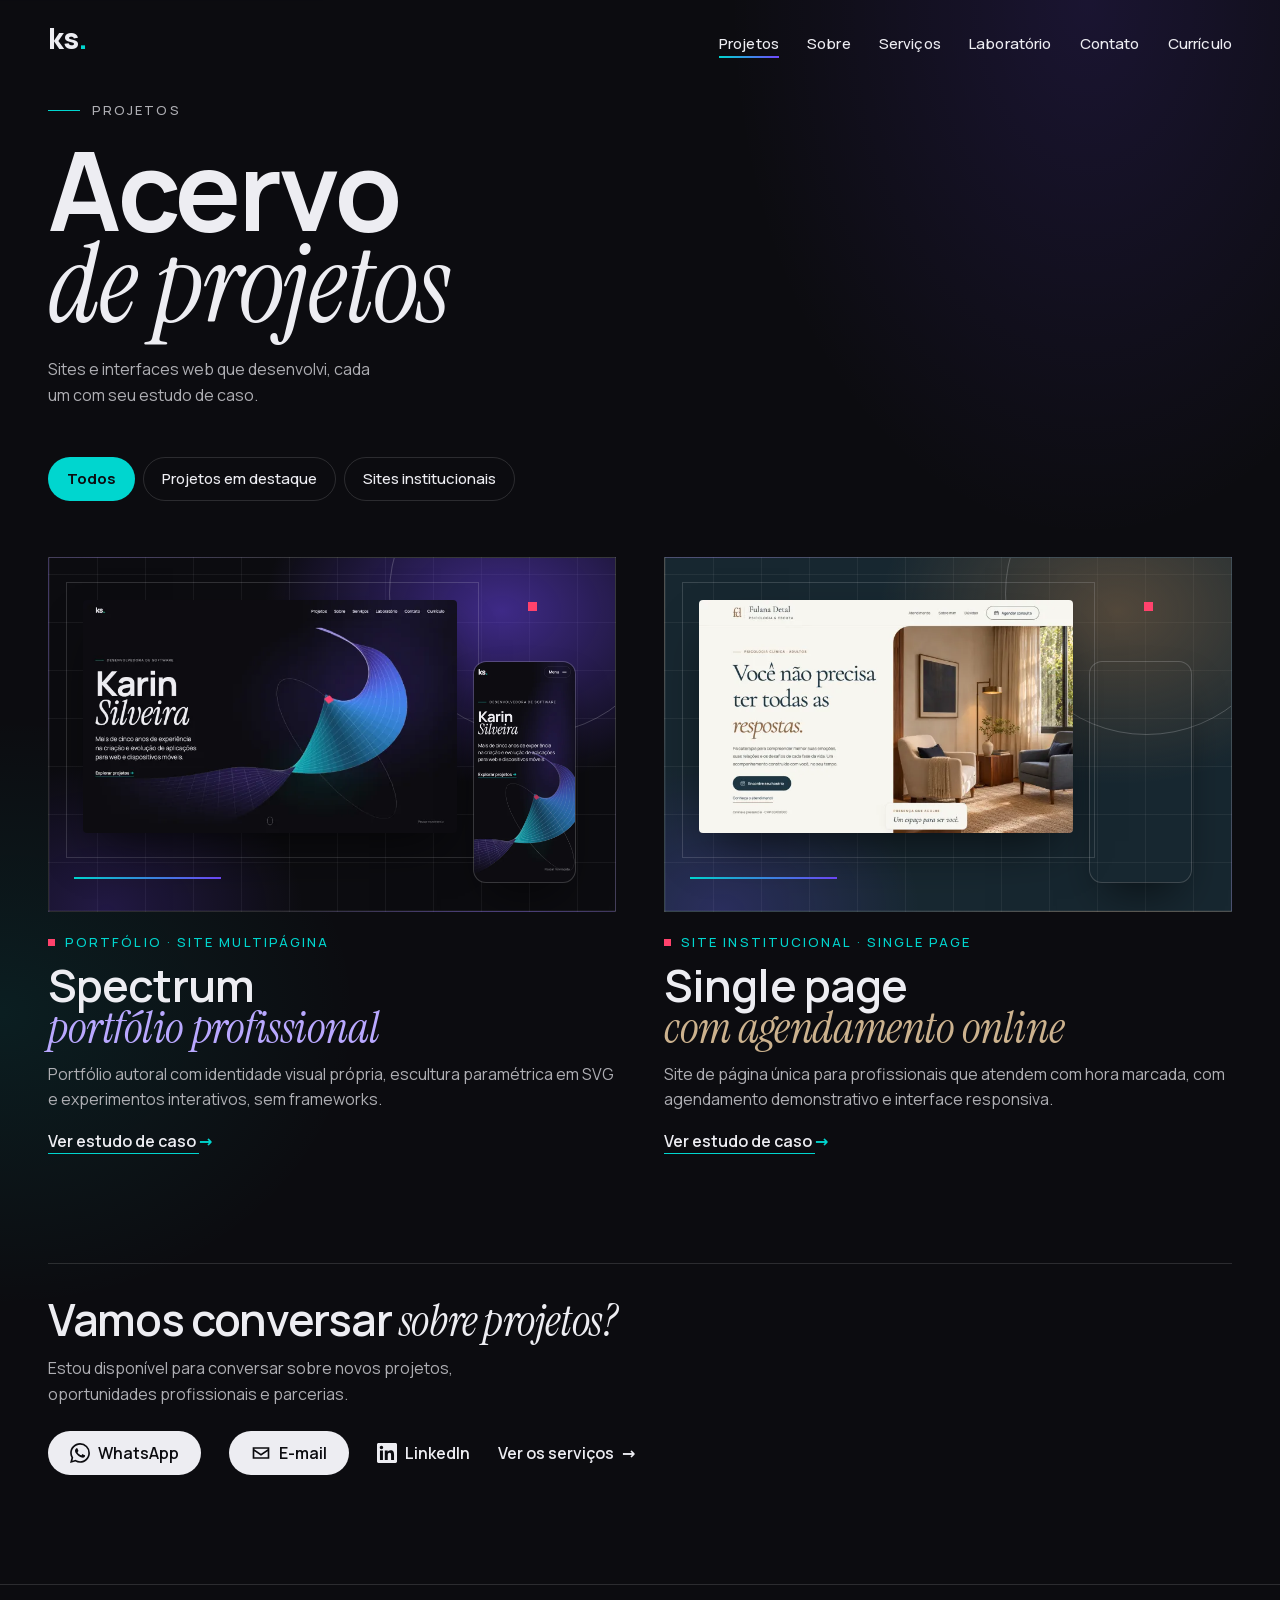
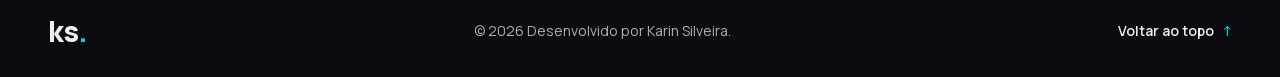
<file: projetos/index.html>
<!doctype html>
<html lang="pt-BR">
  <head>
    <meta charset="utf-8">
    <meta name="viewport" content="width=device-width, initial-scale=1">
    <meta http-equiv="Content-Security-Policy" content="default-src 'none'; script-src 'self'; style-src 'self'; style-src-attr 'unsafe-inline'; img-src 'self'; font-src 'self'; base-uri 'none'; form-action 'none'; require-trusted-types-for 'script'; trusted-types 'none'; upgrade-insecure-requests">
    <title>Acervo de projetos de desenvolvimento web | Karin Silveira</title>
    <meta name="description" content="Projetos de desenvolvimento web de Karin Silveira: um portfólio profissional e uma single page com agendamento online, cada um com seu estudo de caso.">
    <link rel="canonical" href="https://pandamnio.github.io/karin-silveira-dev/projetos/">
    <meta property="og:type" content="website">
    <meta property="og:locale" content="pt_BR">
    <meta property="og:site_name" content="Karin Silveira">
    <meta property="og:title" content="Acervo de projetos de desenvolvimento web | Karin Silveira">
    <meta property="og:description" content="Projetos de desenvolvimento web de Karin Silveira: um portfólio profissional e uma single page com agendamento online, cada um com seu estudo de caso.">
    <meta property="og:url" content="https://pandamnio.github.io/karin-silveira-dev/projetos/">
    <meta property="og:image" content="https://pandamnio.github.io/karin-silveira-dev/assets/share/projetos.jpg">
    <meta property="og:image:width" content="1200">
    <meta property="og:image:height" content="630">
    <meta property="og:image:alt" content="Acervo de projetos de Karin Silveira, com a assinatura ks. e uma superfície de grade em ultravioleta e aqua.">
    <meta name="twitter:card" content="summary_large_image">
    <meta name="twitter:title" content="Acervo de projetos de desenvolvimento web | Karin Silveira">
    <meta name="twitter:description" content="Projetos de desenvolvimento web de Karin Silveira: um portfólio profissional e uma single page com agendamento online, cada um com seu estudo de caso.">
    <meta name="twitter:image" content="https://pandamnio.github.io/karin-silveira-dev/assets/share/projetos.jpg">
    <meta name="twitter:image:alt" content="Acervo de projetos de Karin Silveira, com a assinatura ks. e uma superfície de grade em ultravioleta e aqua.">
    <meta name="theme-color" content="#0c0c10">
    <link rel="icon" href="../assets/favicon.svg" type="image/svg+xml">
    <link rel="apple-touch-icon" href="../assets/apple-touch-icon.png">
    <link rel="stylesheet" href="../styles/global.css">
    <link rel="stylesheet" href="../styles/shared.css">
    <link rel="stylesheet" href="../styles/projetos.css">
    <script type="application/ld+json">
    {
      "@context": "https://schema.org",
      "@graph": [
        {
          "@type": "CollectionPage",
          "url": "https://pandamnio.github.io/karin-silveira-dev/projetos/",
          "name": "Acervo de projetos",
          "inLanguage": "pt-BR",
          "isPartOf": {
            "@id": "https://pandamnio.github.io/karin-silveira-dev/#site"
          },
          "author": {
            "@id": "https://pandamnio.github.io/karin-silveira-dev/#karin-silveira"
          },
          "mainEntity": {
            "@type": "ItemList",
            "itemListElement": [
              {
                "@type": "ListItem",
                "position": 1,
                "name": "Spectrum — Portfólio profissional",
                "url": "https://pandamnio.github.io/karin-silveira-dev/projetos/spectrum/"
              },
              {
                "@type": "ListItem",
                "position": 2,
                "name": "Single page com agendamento online",
                "url": "https://pandamnio.github.io/karin-silveira-dev/projetos/psicologia/"
              }
            ]
          }
        },
        {
          "@type": "BreadcrumbList",
          "itemListElement": [
            {
              "@type": "ListItem",
              "position": 1,
              "name": "Início",
              "item": "https://pandamnio.github.io/karin-silveira-dev/"
            },
            {
              "@type": "ListItem",
              "position": 2,
              "name": "Acervo de projetos",
              "item": "https://pandamnio.github.io/karin-silveira-dev/projetos/"
            }
          ]
        }
      ]
    }
    </script>
    <script type="module" src="../scripts/nav.js"></script>
    <script type="module" src="../scripts/acervo.js"></script>
  </head>
  <body>
    <a class="skip-link" href="#conteudo">Pular para o conteúdo principal</a>

    <header id="topo" class="site-header">
      <a class="signature" href="../" aria-label="ks. — Karin Silveira, página inicial">ks<span>.</span></a>
      <nav aria-label="Principal">
        <ul role="list">
          <li><a href="./" aria-current="page">Projetos</a></li>
          <li><a href="../#sobre">Sobre</a></li>
          <li><a href="../servicos/">Serviços</a></li>
          <li><a href="../laboratorio/">Laboratório</a></li>
          <li><a href="../#contato">Contato</a></li>
          <li><a href="../curriculo/">Currículo</a></li>
        </ul>
      </nav>
    </header>

    <main id="conteudo" class="archive">
      <div class="archive-intro">
        <p class="eyebrow">Projetos</p>
        <h1 class="page-title">Acervo <span class="voice">de projetos</span></h1>
        <p>Sites e interfaces web que desenvolvi, cada um com seu estudo de caso.</p>
      </div>

      <div class="archive-filters" hidden>
        <div role="group" aria-label="Filtrar projetos por categoria">
          <button type="button" data-filter="" aria-pressed="true">Todos</button>
          <button type="button" data-filter="destaques" aria-pressed="false">Projetos em destaque</button>
          <button type="button" data-filter="sites-institucionais" aria-pressed="false">Sites institucionais</button>
        </div>
      </div>

      <h2 class="visually-hidden">Projetos</h2>
      <ol class="archive-list" role="list">
        <li class="work project-spectrum" id="spectrum" data-category="destaques">
          <div class="stage stage-spectrum" aria-hidden="true">
            <img class="stage-desktop" src="../assets/images/spectrum/desktop-inicio-960.webp" srcset="../assets/images/spectrum/desktop-inicio-640.webp 640w, ../assets/images/spectrum/desktop-inicio-960.webp 960w, ../assets/images/spectrum/desktop-inicio-1440.webp 1440w" sizes="(min-width: 56rem) 44vw, 92vw" width="1440" height="900" fetchpriority="high" decoding="async" alt="">
            <img class="stage-mobile" src="../assets/images/spectrum/mobile-inicio-390.webp" srcset="../assets/images/spectrum/mobile-inicio-390.webp 390w, ../assets/images/spectrum/mobile-inicio-780.webp 780w" sizes="(min-width: 56rem) 11vw, 16vw" width="780" height="1688" decoding="async" alt="">
          </div>
          <div class="work-text">
            <p class="label">Portfólio · Site multipágina</p>
            <h3><a class="card-link" href="spectrum/">Spectrum <span class="voice">portfólio profissional</span></a></h3>
            <p>Portfólio autoral com identidade visual própria, escultura paramétrica em SVG e experimentos interativos, sem frameworks.</p>
            <span class="work-action" aria-hidden="true">Ver estudo de caso <span>→</span></span>
          </div>
        </li>
        <li class="work project-psicologia" id="psicologia" data-category="sites-institucionais">
          <div class="stage stage-psicologia" aria-hidden="true">
            <img class="stage-desktop" src="../assets/images/psicologia/desktop-inicio-960.webp" srcset="../assets/images/psicologia/desktop-inicio-640.webp 640w, ../assets/images/psicologia/desktop-inicio-960.webp 960w, ../assets/images/psicologia/desktop-inicio-1440.webp 1440w" sizes="(min-width: 56rem) 44vw, 92vw" width="1440" height="900" loading="lazy" decoding="async" alt="">
            <img class="stage-mobile" src="../assets/images/psicologia/mobile-inicio-390.webp" srcset="../assets/images/psicologia/mobile-inicio-390.webp 390w, ../assets/images/psicologia/mobile-inicio-780.webp 780w" sizes="(min-width: 56rem) 11vw, 16vw" width="780" height="1688" loading="lazy" decoding="async" alt="">
          </div>
          <div class="work-text">
            <p class="label">Site institucional · Single page</p>
            <h3><a class="card-link" href="psicologia/">Single page <span class="voice">com agendamento online</span></a></h3>
            <p>Site de página única para profissionais que atendem com hora marcada, com agendamento demonstrativo e interface responsiva.</p>
            <span class="work-action" aria-hidden="true">Ver estudo de caso <span>→</span></span>
          </div>
        </li>
      </ol>

      <section class="closing" aria-labelledby="conversa">
        <div>
          <h2 id="conversa">Vamos conversar <span class="voice">sobre projetos?</span></h2>
          <p>Estou disponível para conversar sobre novos projetos, oportunidades profissionais e parcerias.</p>
        </div>
        <ul class="actions" role="list">
          <li><a class="button" href="https://wa.me/5554991311229?text=Ol%C3%A1%2C%20Karin%21%20Vi%20seus%20projetos%20e%20gostaria%20de%20conversar." target="_blank" rel="noopener"><svg width="24" height="24" aria-hidden="true" focusable="false"><use href="../assets/icons/social.svg#whatsapp"></use></svg>WhatsApp<span class="visually-hidden">(abre em nova aba)</span></a></li>
          <li><a class="button" href="mailto:kasilveira32@gmail.com?subject=Contato%20pelo%20portf%C3%B3lio"><svg width="24" height="24" aria-hidden="true" focusable="false"><use href="../assets/icons/social.svg#email"></use></svg>E-mail</a></li>
          <li>
            <a class="link" href="https://www.linkedin.com/in/karin-silveira/" target="_blank" rel="noopener">
              <svg width="24" height="24" aria-hidden="true" focusable="false"><use href="../assets/icons/social.svg#linkedin"></use></svg>
              LinkedIn <span class="visually-hidden">(abre em nova aba)</span>
            </a>
          </li>
          <li><a class="link" href="../servicos/">Ver os serviços <span aria-hidden="true">→</span></a></li>
        </ul>
      </section>
    </main>

    <footer class="site-footer">
      <a class="signature" href="../" aria-label="ks. — Karin Silveira, página inicial">ks<span>.</span></a>
      <p>© 2026 Desenvolvido por Karin Silveira.</p>
      <a class="link to-top" href="#topo">Voltar ao topo <span aria-hidden="true">↑</span></a>
    </footer>
  </body>
</html>
</file>
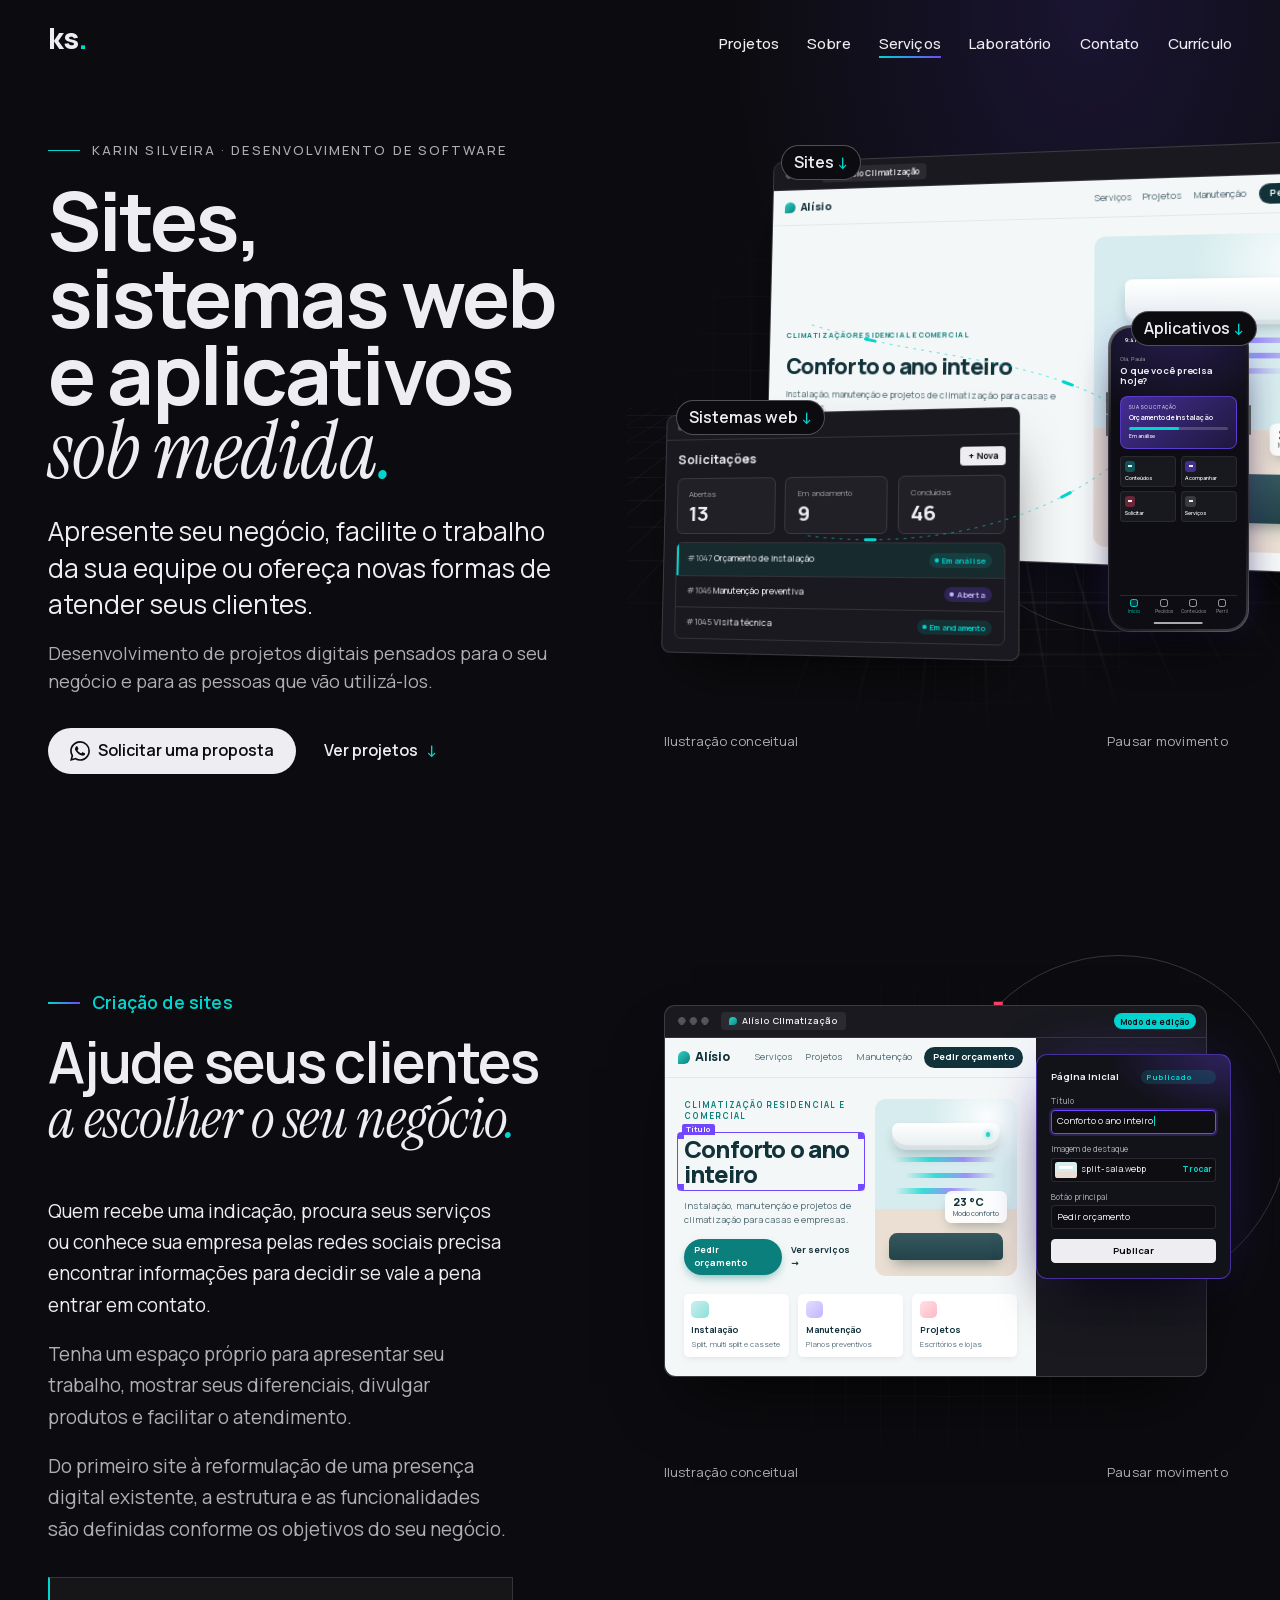
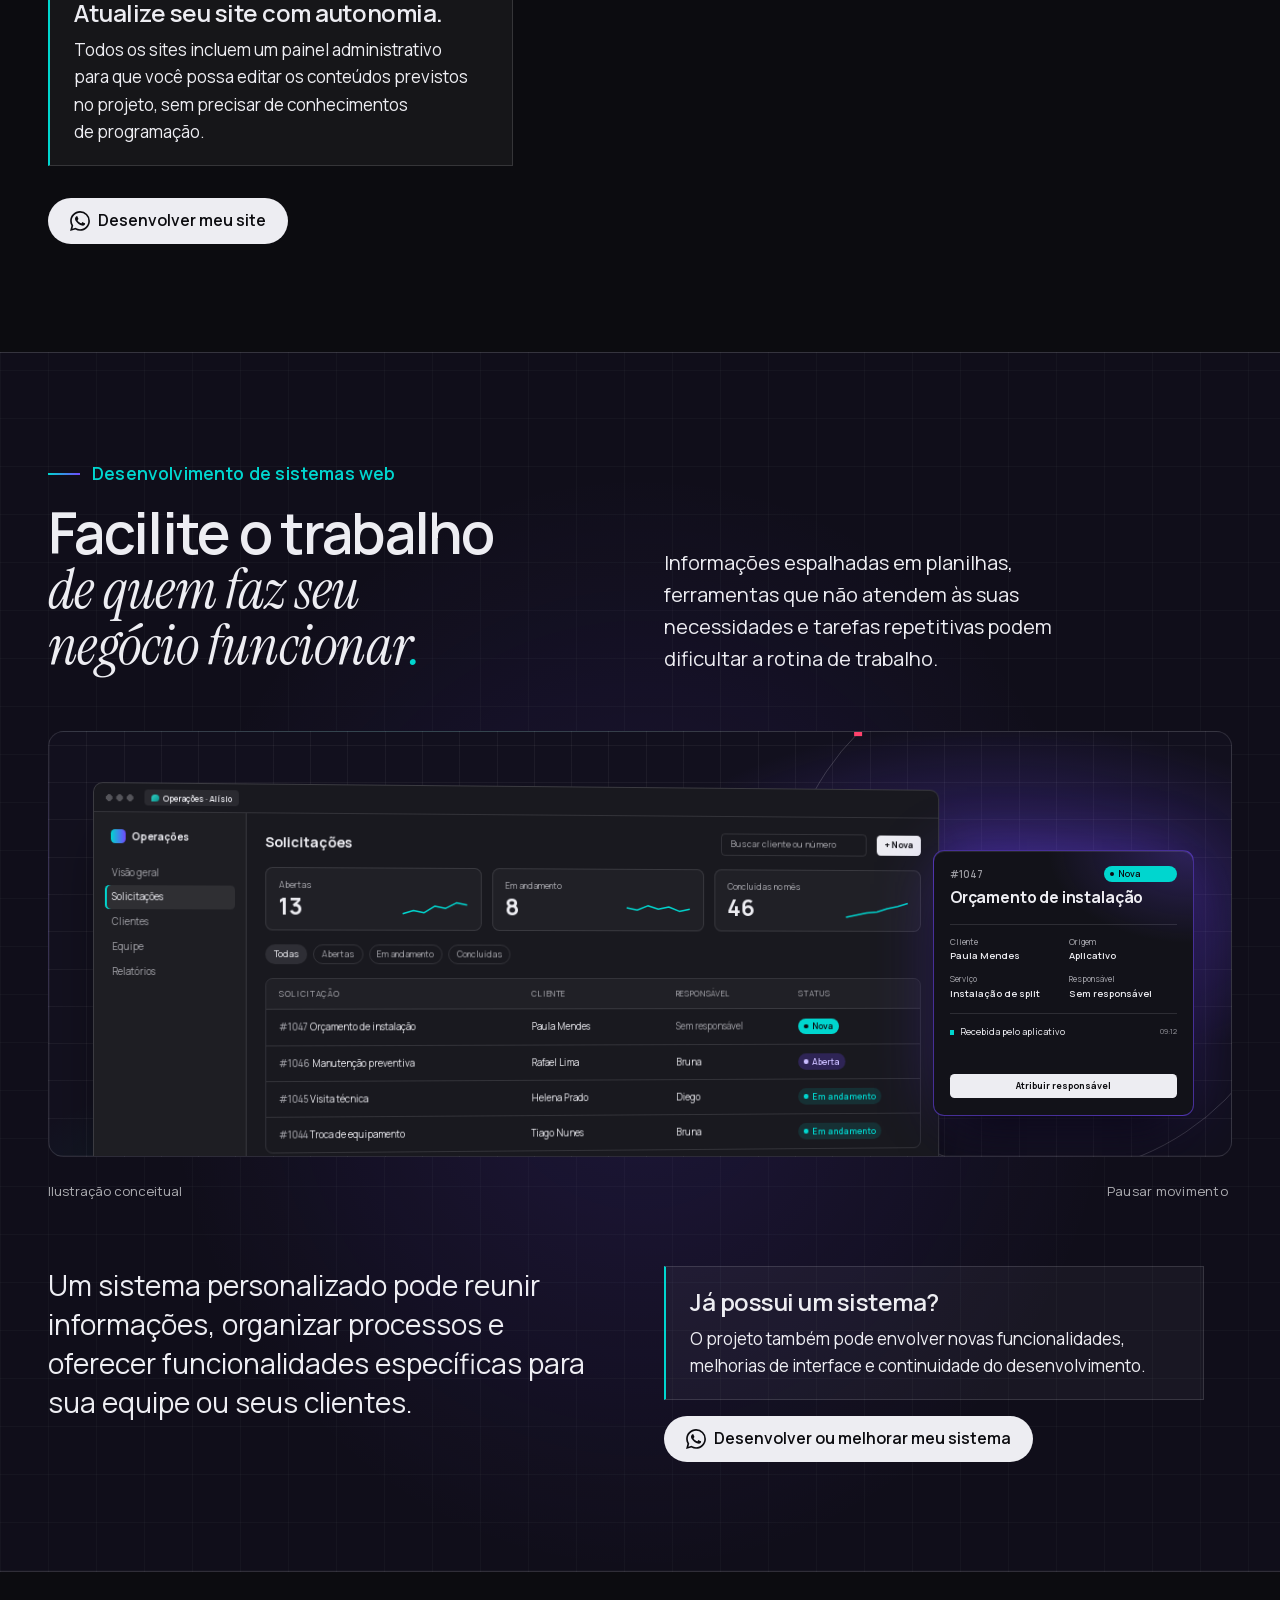
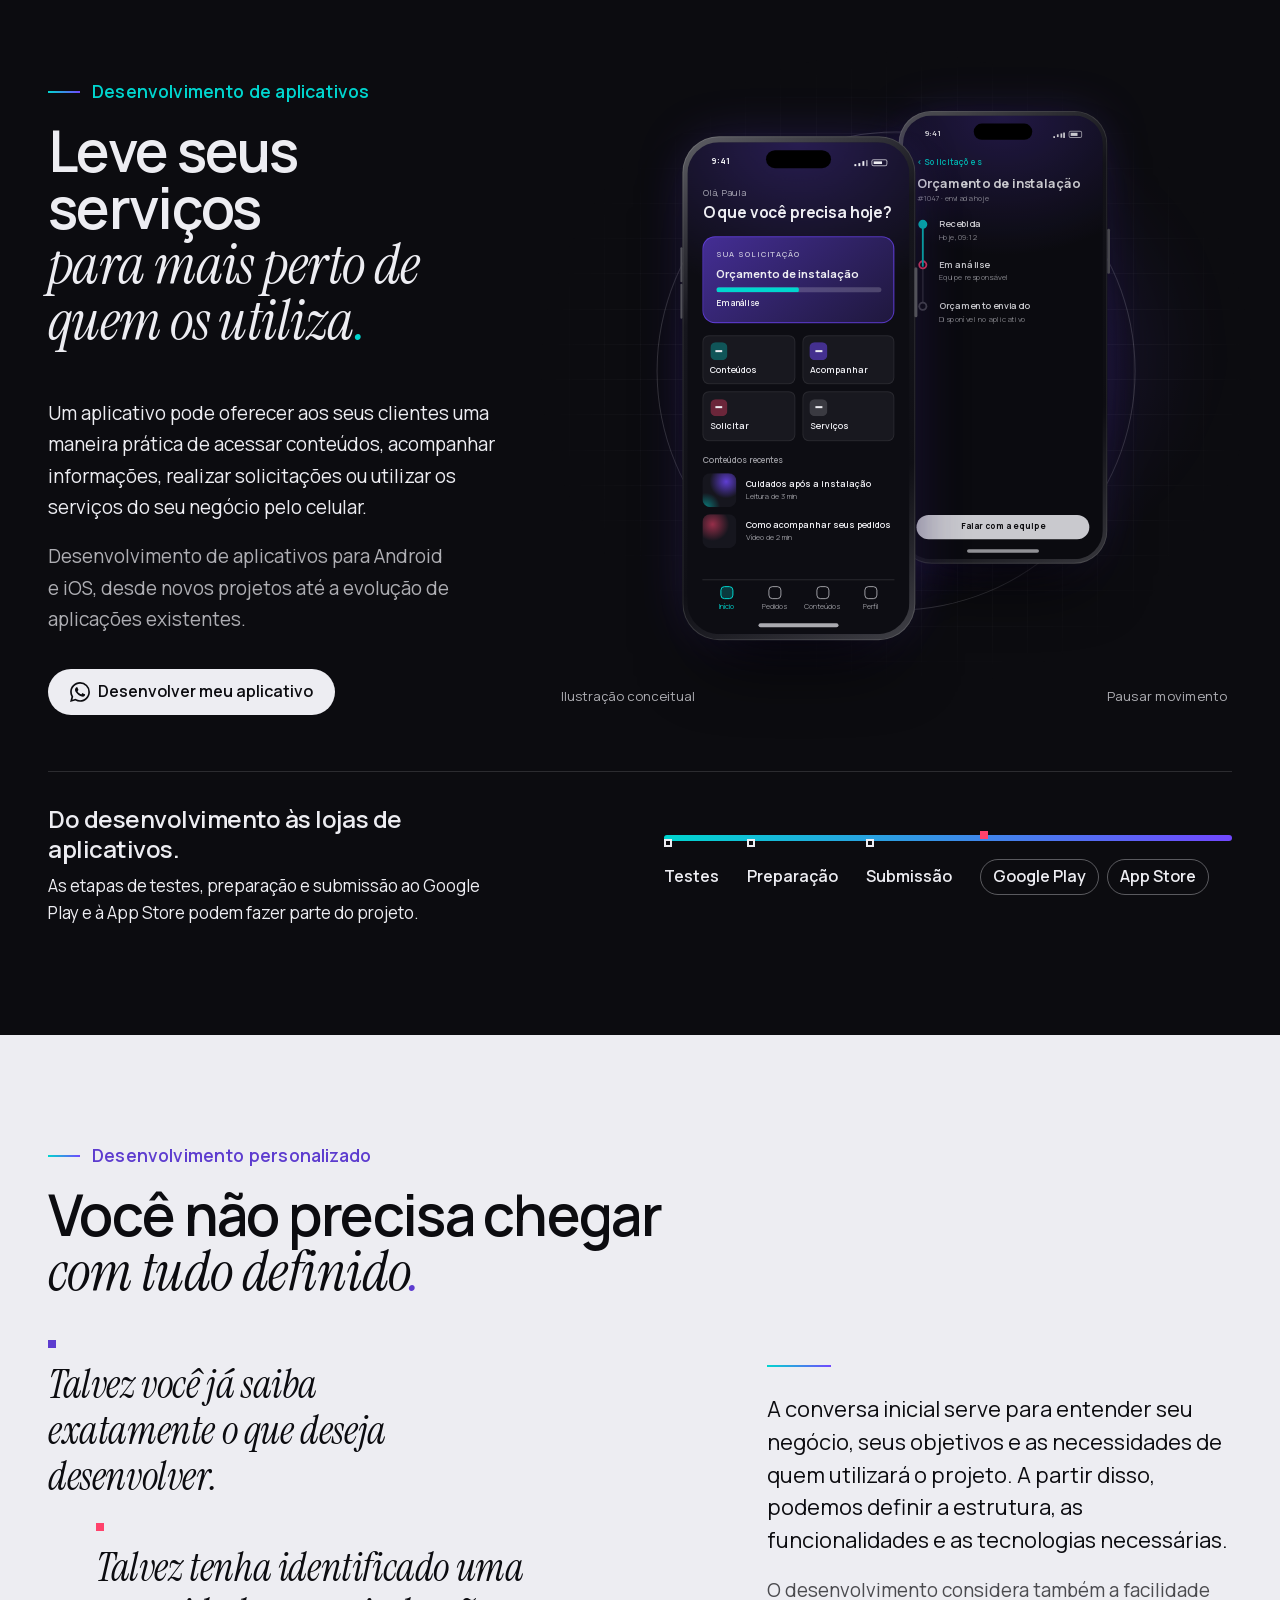
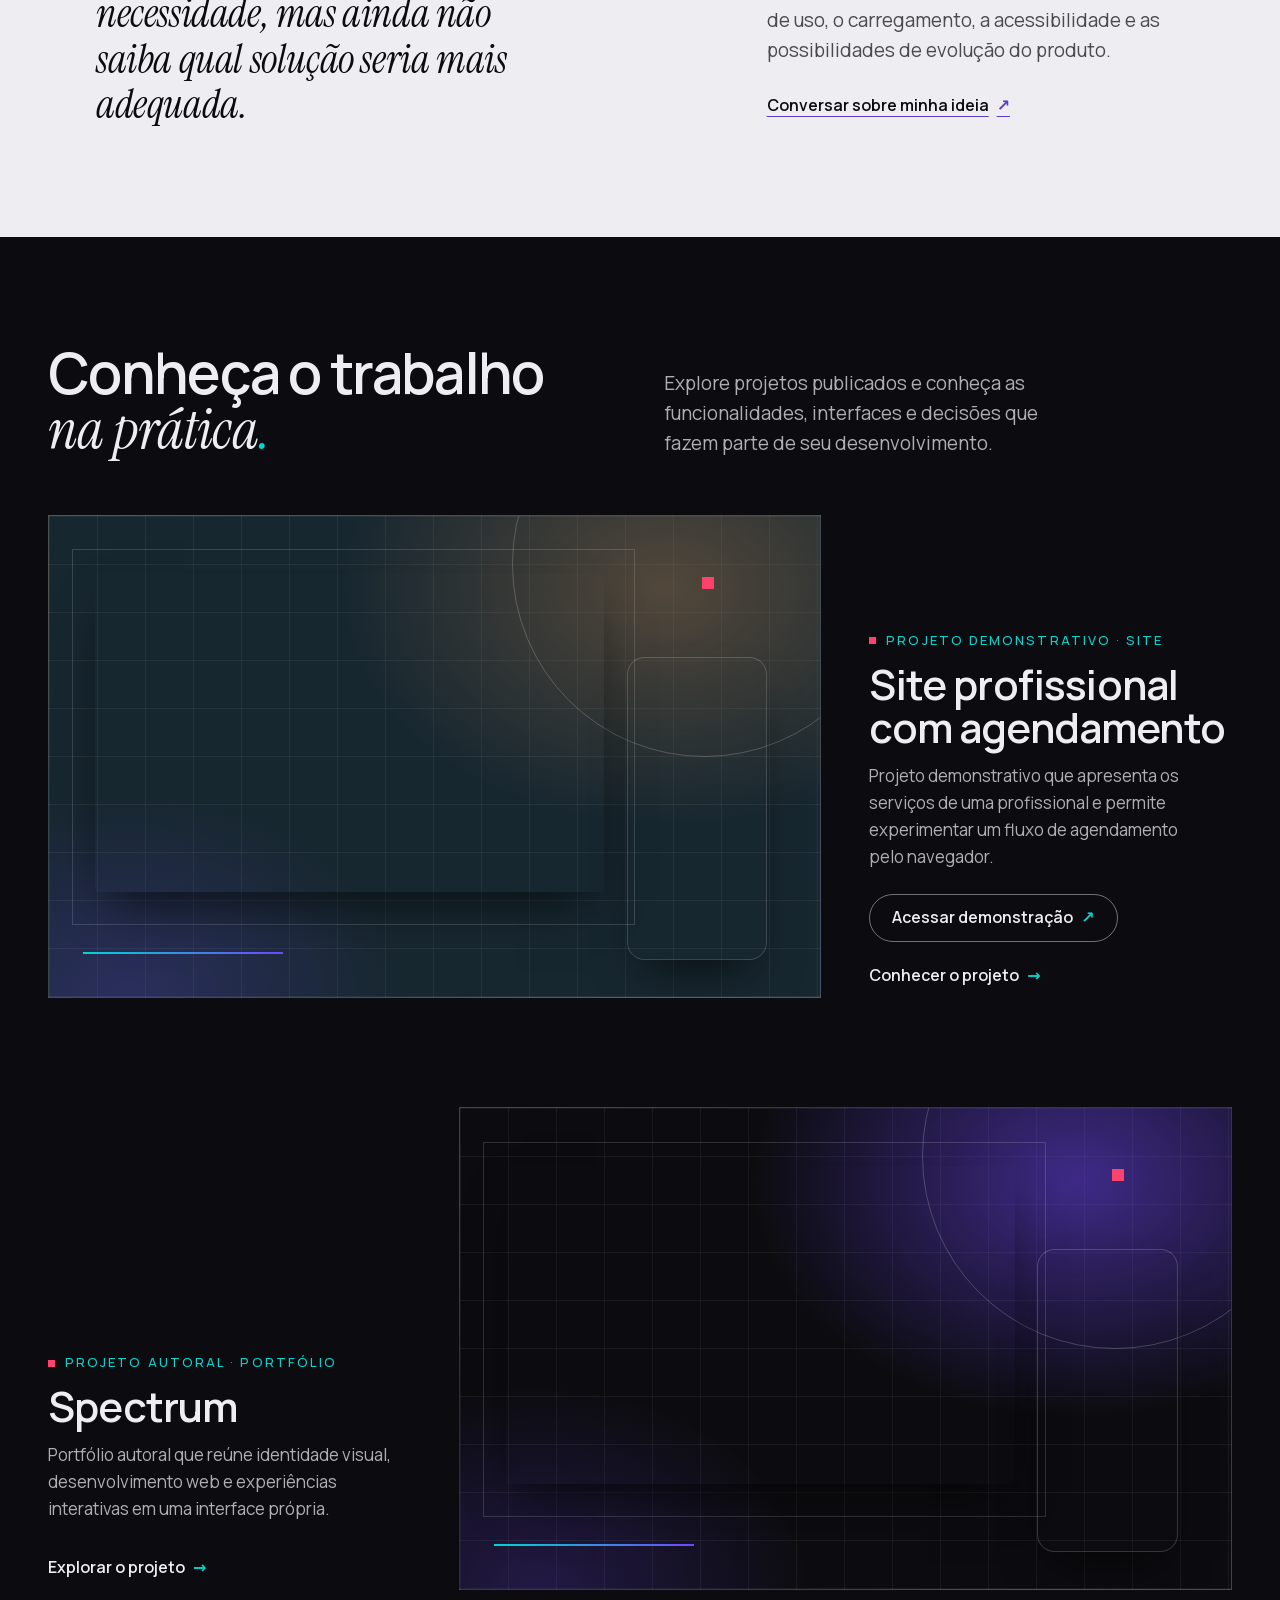
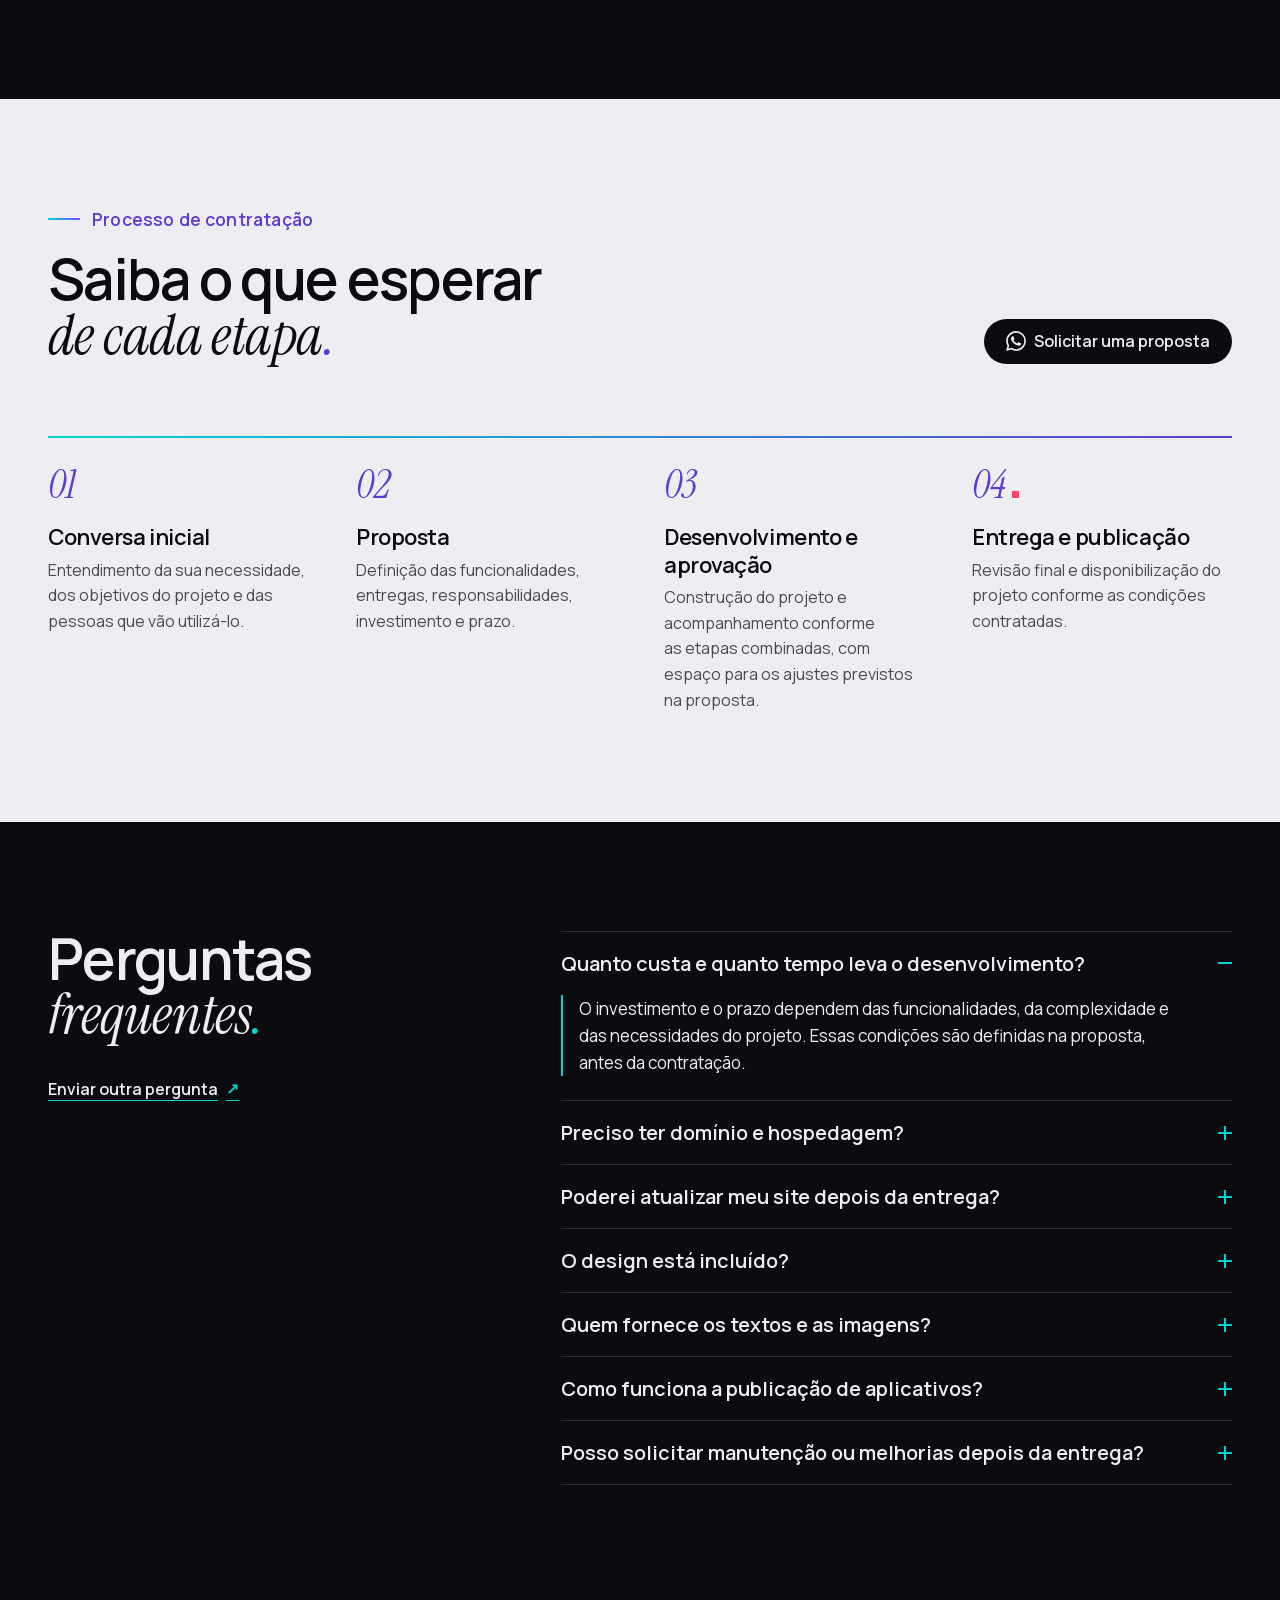
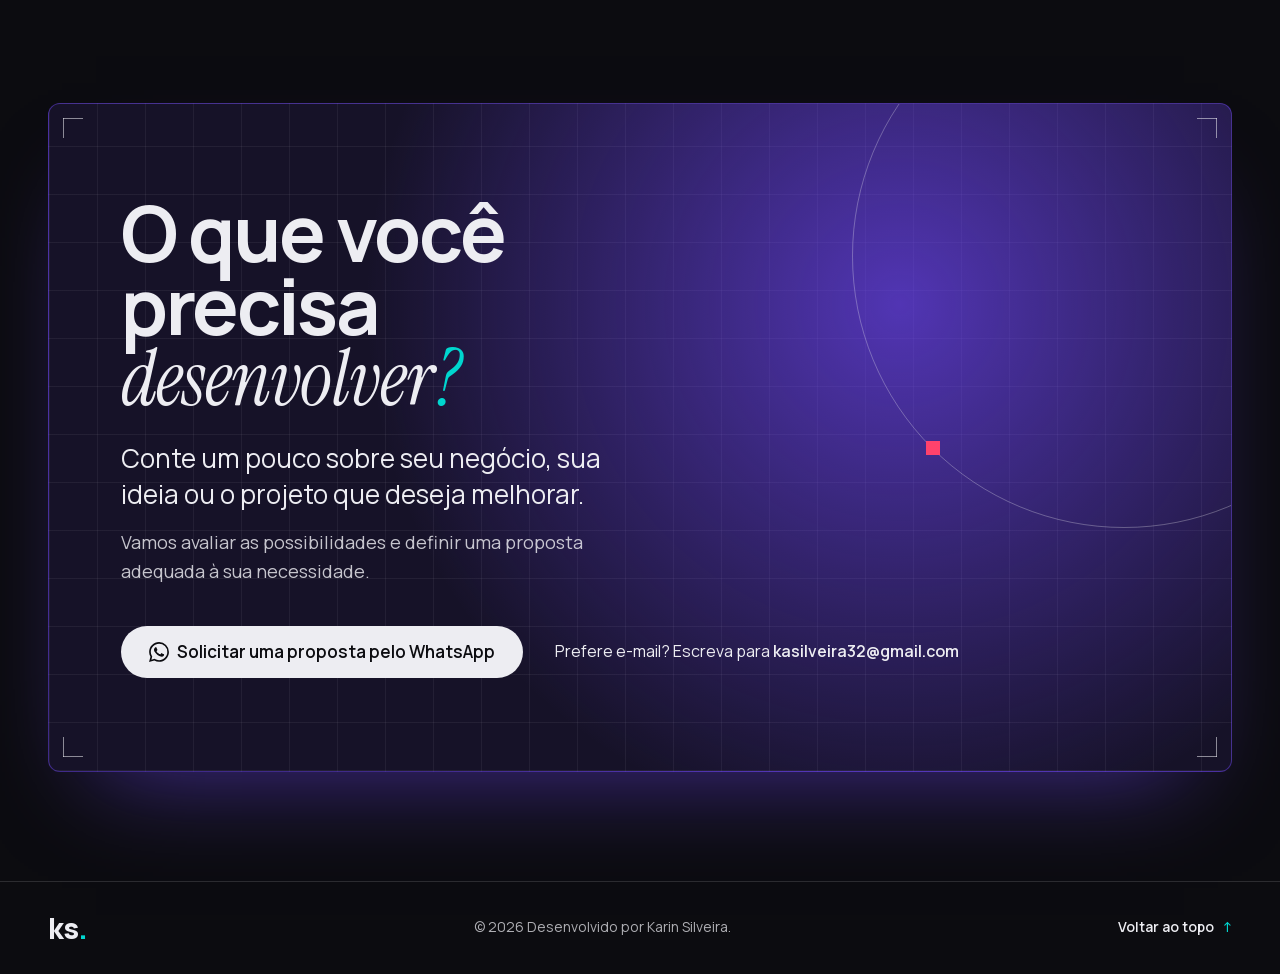
<file: servicos/index.html>
<!doctype html>
<html lang="pt-BR">
  <head>
    <meta charset="utf-8">
    <meta name="viewport" content="width=device-width, initial-scale=1">
    <meta http-equiv="Content-Security-Policy" content="default-src 'none'; script-src 'self'; style-src 'self'; style-src-attr 'unsafe-inline'; img-src 'self'; font-src 'self'; base-uri 'none'; form-action 'none'; require-trusted-types-for 'script'; trusted-types 'none'; upgrade-insecure-requests">
    <title>Sites, sistemas web e aplicativos sob medida | Karin Silveira</title>
    <meta name="description" content="Criação de sites com painel administrativo, desenvolvimento de sistemas web e aplicativos para Android e iOS, pensados para o seu negócio. Conheça o processo e solicite uma proposta.">
    <link rel="canonical" href="https://pandamnio.github.io/karin-silveira-dev/servicos/">
    <meta property="og:type" content="website">
    <meta property="og:locale" content="pt_BR">
    <meta property="og:site_name" content="Karin Silveira">
    <meta property="og:title" content="Sites, sistemas web e aplicativos sob medida | Karin Silveira">
    <meta property="og:description" content="Criação de sites com painel administrativo, desenvolvimento de sistemas web e aplicativos para Android e iOS, pensados para o seu negócio e para as pessoas que vão utilizá-los.">
    <meta property="og:url" content="https://pandamnio.github.io/karin-silveira-dev/servicos/">
    <meta property="og:image" content="https://pandamnio.github.io/karin-silveira-dev/assets/share/home.jpg">
    <meta property="og:image:width" content="1200">
    <meta property="og:image:height" content="630">
    <meta property="og:image:alt" content="Karin Silveira, desenvolvedora de software, com a assinatura ks. e uma superfície de grade em ultravioleta e aqua.">
    <meta name="twitter:card" content="summary_large_image">
    <meta name="twitter:title" content="Sites, sistemas web e aplicativos sob medida | Karin Silveira">
    <meta name="twitter:description" content="Criação de sites com painel administrativo, desenvolvimento de sistemas web e aplicativos para Android e iOS, pensados para o seu negócio e para as pessoas que vão utilizá-los.">
    <meta name="twitter:image" content="https://pandamnio.github.io/karin-silveira-dev/assets/share/home.jpg">
    <meta name="twitter:image:alt" content="Karin Silveira, desenvolvedora de software, com a assinatura ks. e uma superfície de grade em ultravioleta e aqua.">
    <meta name="theme-color" content="#0c0c10">
    <link rel="icon" href="../assets/favicon.svg" type="image/svg+xml">
    <link rel="apple-touch-icon" href="../assets/apple-touch-icon.png">
    <link rel="stylesheet" href="../styles/global.css">
    <link rel="stylesheet" href="../styles/shared.css">
    <link rel="stylesheet" href="../styles/servicos.css">
    <script type="application/ld+json">
    {
      "@context": "https://schema.org",
      "@graph": [
        {
          "@type": "WebPage",
          "url": "https://pandamnio.github.io/karin-silveira-dev/servicos/",
          "name": "Sites, sistemas web e aplicativos sob medida",
          "description": "Criação de sites com painel administrativo, desenvolvimento de sistemas web e aplicativos para Android e iOS, pensados para o seu negócio.",
          "inLanguage": "pt-BR",
          "isPartOf": { "@id": "https://pandamnio.github.io/karin-silveira-dev/#site" },
          "author": { "@id": "https://pandamnio.github.io/karin-silveira-dev/#karin-silveira" },
          "mainEntity": {
            "@type": "ItemList",
            "itemListElement": [
              { "@type": "ListItem", "position": 1, "item": { "@type": "Service", "@id": "https://pandamnio.github.io/karin-silveira-dev/servicos/#sites", "name": "Criação de sites", "serviceType": "Criação de sites", "description": "Sites para apresentar o trabalho, mostrar diferenciais, divulgar produtos e facilitar o atendimento, do primeiro site à reformulação de uma presença digital existente, com painel administrativo para editar os conteúdos previstos no projeto.", "provider": { "@id": "https://pandamnio.github.io/karin-silveira-dev/#karin-silveira" } } },
              { "@type": "ListItem", "position": 2, "item": { "@type": "Service", "@id": "https://pandamnio.github.io/karin-silveira-dev/servicos/#sistemas", "name": "Desenvolvimento de sistemas web", "serviceType": "Desenvolvimento de sistemas web", "description": "Sistemas personalizados para reunir informações, organizar processos e oferecer funcionalidades específicas para a equipe ou os clientes, além de novas funcionalidades e melhorias em sistemas existentes.", "provider": { "@id": "https://pandamnio.github.io/karin-silveira-dev/#karin-silveira" } } },
              { "@type": "ListItem", "position": 3, "item": { "@type": "Service", "@id": "https://pandamnio.github.io/karin-silveira-dev/servicos/#aplicativos", "name": "Desenvolvimento de aplicativos", "serviceType": "Desenvolvimento de aplicativos", "description": "Aplicativos para Android e iOS, de novos projetos à evolução de aplicações existentes, com testes, preparação e submissão ao Google Play e à App Store quando previstos no projeto.", "provider": { "@id": "https://pandamnio.github.io/karin-silveira-dev/#karin-silveira" } } }
            ]
          }
        },
        {
          "@type": "FAQPage",
          "url": "https://pandamnio.github.io/karin-silveira-dev/servicos/#perguntas",
          "inLanguage": "pt-BR",
          "mainEntity": [
            { "@type": "Question", "name": "Quanto custa e quanto tempo leva o desenvolvimento?", "acceptedAnswer": { "@type": "Answer", "text": "O investimento e o prazo dependem das funcionalidades, da complexidade e das necessidades do projeto. Essas condições são definidas na proposta, antes da contratação." } },
            { "@type": "Question", "name": "Preciso ter domínio e hospedagem?", "acceptedAnswer": { "@type": "Answer", "text": "Não. Posso cuidar da contratação, configuração e gerenciamento desses serviços. Se preferir, você também pode contratá-los diretamente ou utilizar uma infraestrutura existente, desde que seja compatível com o projeto." } },
            { "@type": "Question", "name": "Poderei atualizar meu site depois da entrega?", "acceptedAnswer": { "@type": "Answer", "text": "Sim. Todos os sites incluem um painel administrativo para edição dos conteúdos definidos no escopo." } },
            { "@type": "Question", "name": "O design está incluído?", "acceptedAnswer": { "@type": "Answer", "text": "O design da interface faz parte do desenvolvimento. A criação ou reformulação da identidade visual da marca é avaliada separadamente." } },
            { "@type": "Question", "name": "Quem fornece os textos e as imagens?", "acceptedAnswer": { "@type": "Answer", "text": "Os textos, fotografias, logotipos e demais conteúdos são fornecidos pelo cliente." } },
            { "@type": "Question", "name": "Como funciona a publicação de aplicativos?", "acceptedAnswer": { "@type": "Answer", "text": "A preparação e a submissão às lojas podem integrar o projeto. As contas de desenvolvedor ficam em nome do cliente, com orientação para sua configuração. Taxas, requisitos e aprovação seguem as condições de cada plataforma." } },
            { "@type": "Question", "name": "Posso solicitar manutenção ou melhorias depois da entrega?", "acceptedAnswer": { "@type": "Answer", "text": "Sim. A manutenção e o desenvolvimento de novas funcionalidades podem ser contratados separadamente, conforme a necessidade." } }
          ]
        },
        {
          "@type": "BreadcrumbList",
          "itemListElement": [
            { "@type": "ListItem", "position": 1, "name": "Início", "item": "https://pandamnio.github.io/karin-silveira-dev/" },
            { "@type": "ListItem", "position": 2, "name": "Serviços", "item": "https://pandamnio.github.io/karin-silveira-dev/servicos/" }
          ]
        }
      ]
    }
    </script>
    <script type="module" src="../scripts/servicos.js"></script>
  </head>
  <body>
    <a class="skip-link" href="#conteudo">Pular para o conteúdo principal</a>

    <header id="topo" class="site-header">
      <a class="signature" href="../" aria-label="ks. — Karin Silveira, página inicial">ks<span>.</span></a>
      <nav aria-label="Principal">
        <ul role="list">
          <li><a href="../projetos/">Projetos</a></li>
          <li><a href="../#sobre">Sobre</a></li>
          <li><a href="./" aria-current="page">Serviços</a></li>
          <li><a href="../laboratorio/">Laboratório</a></li>
          <li><a href="../#contato">Contato</a></li>
          <li><a href="../curriculo/">Currículo</a></li>
        </ul>
      </nav>
    </header>

    <main id="conteudo" class="offer">
      <section class="offer-open grid-12" aria-labelledby="servicos-titulo">
        <div class="offer-open-text">
          <p class="eyebrow">Karin Silveira · Desenvolvimento de software</p>
          <h1 id="servicos-titulo" class="offer-display">Sites, sistemas web e aplicativos <span class="voice">sob medida<i>.</i></span></h1>
          <p class="offer-lead">Apresente seu negócio, facilite o trabalho da sua equipe ou ofereça novas formas de atender seus clientes.</p>
          <p class="offer-support">Desenvolvimento de projetos digitais pensados para o seu negócio e para as pessoas que vão utilizá-los.</p>
          <ul class="actions" role="list">
            <li><a class="button" href="https://wa.me/5554991311229?text=Ol%C3%A1%2C%20Karin%21%20Vi%20a%20p%C3%A1gina%20de%20servi%C3%A7os%20e%20gostaria%20de%20solicitar%20uma%20proposta." target="_blank" rel="noopener"><svg width="24" height="24" aria-hidden="true" focusable="false"><use href="../assets/icons/social.svg#whatsapp"></use></svg>Solicitar uma proposta<span class="visually-hidden">pelo WhatsApp (abre em nova aba)</span></a></li>
            <li><a class="link offer-arrow" href="#projetos">Ver projetos <span aria-hidden="true">↓</span></a></li>
          </ul>
        </div>

        <div class="illo illo-hero">
          <nav class="scene illo-stage" aria-label="Serviços">
            <span class="scene-floor" aria-hidden="true"></span>
            <span class="illo-orbit scene-orbit" aria-hidden="true"></span>
            <svg class="scene-flow" viewBox="0 0 100 100" preserveAspectRatio="none" aria-hidden="true" focusable="false">
              <path d="M24 31 C 44 38, 64 36, 79 50 C 66 66, 44 72, 23 69"/>
              <path class="flow-light" pathLength="1" d="M24 31 C 44 38, 64 36, 79 50 C 66 66, 44 72, 23 69"/>
            </svg>
            <ul role="list">
              <li class="scene-site"><a href="#sites"><span class="plane" aria-hidden="true"><span class="window"><span class="window-bar"><span class="window-tab"><i></i>Alísio Climatização</span></span><span class="alisio"><span class="alisio-nav"><strong><i></i>Alísio</strong><span>Serviços</span><span>Projetos</span><span>Manutenção</span><span class="alisio-cta">Pedir orçamento</span></span><span class="alisio-hero"><span class="alisio-copy"><span class="alisio-eyebrow">Climatização residencial e comercial</span><span class="alisio-title">Conforto o ano inteiro</span><span class="alisio-text">Instalação, manutenção e projetos de climatização para casas e empresas.</span><span class="alisio-actions"><span class="alisio-button">Pedir orçamento</span><span class="alisio-link">Ver serviços</span></span></span><span class="alisio-media"><span class="ac"></span><span class="airflow"><i></i><i></i><i></i></span><span class="alisio-temp">23 °C<small>Modo conforto</small></span></span></span></span></span></span><span class="scene-tag">Sites <span aria-hidden="true">↓</span></span></a></li>
              <li class="scene-system"><a href="#sistemas"><span class="plane" aria-hidden="true"><span class="window"><span class="window-bar"><span class="window-tab"><i></i>Operações · Alísio</span></span><span class="dash-compact"><span class="dash-top"><strong>Solicitações</strong><span class="dash-new">+ Nova</span></span><span class="dash-kpis"><span><span>Abertas</span><strong>13</strong></span><span><span>Em andamento</span><strong>9</strong></span><span><span>Concluídas</span><strong>46</strong></span></span><span class="dash-table"><span class="dash-row is-selected"><span><b>#1047</b> Orçamento de instalação</span><span><span class="status status-progress">Em análise</span></span></span><span class="dash-row"><span><b>#1046</b> Manutenção preventiva</span><span><span class="status status-open">Aberta</span></span></span><span class="dash-row"><span><b>#1045</b> Visita técnica</span><span><span class="status status-progress">Em andamento</span></span></span></span></span></span></span><span class="scene-tag">Sistemas web <span aria-hidden="true">↓</span></span></a></li>
              <li class="scene-app"><a href="#aplicativos"><span class="plane phone" aria-hidden="true"><span class="phone-screen"><span class="phone-status"><span>9:41</span><span class="phone-icons"></span></span><span class="phone-greet">Olá, Paula</span><span class="phone-heading">O que você precisa hoje?</span><span class="phone-card"><span>Sua solicitação</span><strong>Orçamento de instalação</strong><span class="phone-progress"><i></i></span><span class="phone-state">Em análise</span></span><span class="phone-actions"><span>Conteúdos</span><span>Acompanhar</span><span>Solicitar</span><span>Serviços</span></span><span class="phone-tabs"><span class="is-active">Início</span><span>Pedidos</span><span>Conteúdos</span><span>Perfil</span></span></span></span><span class="scene-tag">Aplicativos <span aria-hidden="true">↓</span></span></a></li>
            </ul>
          </nav>
          <p class="illo-bar"><span>Ilustração conceitual</span> <button class="pause-toggle" type="button" hidden>Pausar movimento</button></p>
        </div>
      </section>

      <section id="sites" class="offer-sites grid-12" aria-labelledby="sites-titulo">
        <h2 id="sites-titulo" class="offer-heading"><span class="offer-kind">Criação de sites<span class="visually-hidden">:</span></span> Ajude seus clientes <span class="voice">a escolher o seu negócio<i>.</i></span></h2>

        <div class="illo illo-site">
          <div class="illo-stage" aria-hidden="true">
            <span class="illo-orbit"></span>
            <div class="window site-editor">
              <p class="window-bar"><span class="window-tab"><i></i>Alísio Climatização</span><span class="editor-mode">Modo de edição</span></p>
              <div class="editor">
                <div class="alisio">
                  <p class="alisio-nav"><strong><i></i>Alísio</strong><span>Serviços</span><span>Projetos</span><span>Manutenção</span><span class="alisio-cta">Pedir orçamento</span></p>
                  <div class="alisio-hero">
                    <div class="alisio-copy">
                      <p class="alisio-eyebrow">Climatização residencial e comercial</p>
                      <p class="alisio-title is-editing"><span>Conforto o ano inteiro</span><span>Agende sua manutenção</span><b>Título</b></p>
                      <p class="alisio-text">Instalação, manutenção e projetos de climatização para casas e empresas.</p>
                      <p class="alisio-actions"><span class="alisio-button">Pedir orçamento</span><span class="alisio-link">Ver serviços</span></p>
                    </div>
                    <div class="alisio-media"><span class="ac"></span><span class="airflow"><i></i><i></i><i></i></span><span class="alisio-temp">23 °C<small>Modo conforto</small></span></div>
                  </div>
                  <ul class="alisio-cards" role="list">
                    <li>Instalação<small>Split, multi split e cassete</small></li>
                    <li>Manutenção<small>Planos preventivos</small></li>
                    <li>Projetos<small>Escritórios e lojas</small></li>
                  </ul>
                </div>
                <div class="editor-panel">
                  <p class="editor-head">Página inicial <span class="swap swap-status"><em>Publicado</em><em>Não publicado</em></span></p>
                  <p class="editor-label">Título</p>
                  <p class="editor-field"><span>Conforto o ano inteiro</span><span>Agende sua manutenção</span></p>
                  <p class="editor-label">Imagem de destaque</p>
                  <p class="editor-image"><i></i>split-sala.webp<span>Trocar</span></p>
                  <p class="editor-label">Botão principal</p>
                  <p class="editor-input">Pedir orçamento</p>
                  <span class="editor-publish">Publicar</span>
                </div>
              </div>
            </div>
            <p class="site-toast">Alterações publicadas no site</p>
          </div>
          <p class="illo-bar"><span>Ilustração conceitual</span> <button class="pause-toggle" type="button" hidden>Pausar movimento</button></p>
        </div>

        <div class="sites-copy offer-body">
          <p>Quem recebe uma indicação, procura seus serviços ou conhece sua empresa pelas redes sociais precisa encontrar informações para decidir se vale a pena entrar em contato.</p>
          <p>Tenha um espaço próprio para apresentar seu trabalho, mostrar seus diferenciais, divulgar produtos e facilitar o atendimento.</p>
          <p>Do primeiro site à reformulação de uma presença digital existente, a estrutura e as funcionalidades são definidas conforme os objetivos do seu negócio.</p>

          <div class="offer-highlight">
            <h3>Atualize seu site com autonomia.</h3>
            <p>Todos os sites incluem um painel administrativo para que você possa editar os conteúdos previstos no projeto, sem precisar de conhecimentos de programação.</p>
          </div>

          <a class="button offer-cta" href="https://wa.me/5554991311229?text=Ol%C3%A1%2C%20Karin%21%20Gostaria%20de%20uma%20proposta%20para%20desenvolver%20o%20site%20do%20meu%20neg%C3%B3cio." target="_blank" rel="noopener"><svg width="24" height="24" aria-hidden="true" focusable="false"><use href="../assets/icons/social.svg#whatsapp"></use></svg>Desenvolver meu site<span class="visually-hidden">: solicitar proposta pelo WhatsApp (abre em nova aba)</span></a>
        </div>
      </section>

      <section id="sistemas" class="offer-systems grid-12" aria-labelledby="sistemas-titulo">
        <div class="section-intro">
          <h2 id="sistemas-titulo" class="offer-heading"><span class="offer-kind">Desenvolvimento de sistemas web<span class="visually-hidden">:</span></span> Facilite o trabalho <span class="voice">de quem faz seu negócio funcionar<i>.</i></span></h2>
          <p>Informações espalhadas em planilhas, ferramentas que não atendem às suas necessidades e tarefas repetitivas podem dificultar a rotina de trabalho.</p>
        </div>

        <div class="illo illo-dash">
          <div class="illo-stage" aria-hidden="true">
            <span class="illo-orbit"></span>
            <div class="window dash-window">
              <p class="window-bar"><span class="window-tab"><i></i>Operações · Alísio</span></p>
              <div class="mock-app">
                <div class="dash-nav">
                  <p class="dash-brand"><span></span>Operações</p>
                  <ul role="list">
                    <li>Visão geral</li>
                    <li class="is-active">Solicitações</li>
                    <li>Clientes</li>
                    <li>Equipe</li>
                    <li>Relatórios</li>
                  </ul>
                </div>
                <div class="dash-main">
                  <p class="dash-top"><strong>Solicitações</strong><span class="dash-search">Buscar cliente ou número</span><span class="dash-new">+ Nova</span></p>
                  <ul class="dash-kpis" role="list">
                    <li><span>Abertas</span><strong class="swap swap-open"><em>13</em><em>12</em></strong><svg viewBox="0 0 60 20" focusable="false"><polyline points="0,15 10,12 20,14 30,8 40,10 50,5 60,7"/></svg></li>
                    <li><span>Em andamento</span><strong class="swap swap-assign"><em>8</em><em>9</em></strong><svg viewBox="0 0 60 20" focusable="false"><polyline points="0,9 10,11 20,7 30,10 40,8 50,12 60,10"/></svg></li>
                    <li><span>Concluídas no mês</span><strong>46</strong><svg viewBox="0 0 60 20" focusable="false"><polyline points="0,17 10,15 20,13 30,12 40,9 50,7 60,4"/></svg></li>
                  </ul>
                  <p class="dash-filters"><span class="is-active">Todas</span><span>Abertas</span><span>Em andamento</span><span>Concluídas</span></p>
                  <div class="dash-table">
                    <p class="dash-head"><span>Solicitação</span><span>Cliente</span><span>Responsável</span><span>Status</span></p>
                    <div class="dash-body">
                      <div class="dash-rows">
                        <p class="dash-row is-new"><span><b>#1047</b> Orçamento de instalação</span><span>Paula Mendes</span><span class="swap swap-assign"><em class="is-empty">Sem responsável</em><em>Bruna</em></span><span class="swap swap-assign"><span class="status status-new">Nova</span><span class="status status-progress">Em análise</span></span></p>
                        <p class="dash-row"><span><b>#1046</b> Manutenção preventiva</span><span>Rafael Lima</span><span>Bruna</span><span><span class="status status-open">Aberta</span></span></p>
                        <p class="dash-row"><span><b>#1045</b> Visita técnica</span><span>Helena Prado</span><span>Diego</span><span><span class="status status-progress">Em andamento</span></span></p>
                        <p class="dash-row"><span><b>#1044</b> Troca de equipamento</span><span>Tiago Nunes</span><span>Bruna</span><span><span class="status status-progress">Em andamento</span></span></p>
                        <p class="dash-row"><span><b>#1043</b> Instalação</span><span>Lúcia Ramos</span><span>Carla</span><span><span class="status status-done">Concluída</span></span></p>
                      </div>
                    </div>
                  </div>
                </div>
              </div>
            </div>
            <div class="dash-record">
              <p class="record-head"><b>#1047</b><span class="swap swap-assign"><span class="status status-new">Nova</span><span class="status status-progress">Em análise</span></span></p>
              <p class="record-title">Orçamento de instalação</p>
              <ul class="record-fields" role="list">
                <li><span>Cliente</span>Paula Mendes</li>
                <li><span>Origem</span>Aplicativo</li>
                <li><span>Serviço</span>Instalação de split</li>
                <li><span>Responsável</span><b class="swap swap-assign"><em>Sem responsável</em><em>Bruna</em></b></li>
              </ul>
              <ol class="record-log" role="list">
                <li>Recebida pelo aplicativo<small>09:12</small></li>
                <li class="record-new">Atribuída a Bruna<small>09:20</small></li>
              </ol>
              <span class="record-action">Atribuir responsável</span>
            </div>
            <p class="dash-notice"><b>Nova solicitação</b>#1047 · Paula Mendes · via aplicativo</p>
          </div>
          <p class="illo-bar"><span>Ilustração conceitual</span> <button class="pause-toggle" type="button" hidden>Pausar movimento</button></p>
        </div>

        <p class="systems-solution">Um sistema personalizado pode reunir informações, organizar processos e oferecer funcionalidades específicas para sua equipe ou seus clientes.</p>

        <div class="systems-existing">
          <div class="offer-highlight">
            <h3>Já possui um sistema?</h3>
            <p>O projeto também pode envolver novas funcionalidades, melhorias de interface e continuidade do desenvolvimento.</p>
          </div>
          <a class="button offer-cta" href="https://wa.me/5554991311229?text=Ol%C3%A1%2C%20Karin%21%20Gostaria%20de%20uma%20proposta%20para%20desenvolver%20ou%20melhorar%20um%20sistema%20web." target="_blank" rel="noopener"><svg width="24" height="24" aria-hidden="true" focusable="false"><use href="../assets/icons/social.svg#whatsapp"></use></svg>Desenvolver ou melhorar meu sistema<span class="visually-hidden">: solicitar proposta pelo WhatsApp (abre em nova aba)</span></a>
        </div>
      </section>

      <section id="aplicativos" class="offer-apps grid-12" aria-labelledby="aplicativos-titulo">
        <h2 id="aplicativos-titulo" class="offer-heading"><span class="offer-kind">Desenvolvimento de aplicativos<span class="visually-hidden">:</span></span> Leve seus serviços <span class="voice">para mais perto de quem os utiliza<i>.</i></span></h2>

        <div class="illo illo-app">
          <div class="illo-stage" aria-hidden="true">
            <span class="illo-orbit"></span>
            <div class="phone phone-detail">
              <div class="phone-screen">
                <p class="phone-status"><span>9:41</span><span class="phone-icons"></span></p>
                <p class="phone-back">‹ Solicitações</p>
                <p class="phone-title">Orçamento de instalação</p>
                <p class="phone-meta">#1047 · enviada hoje</p>
                <ol class="phone-steps" role="list">
                  <li class="step-done">Recebida<small>Hoje, 09:12</small></li>
                  <li class="step-live">Em análise<small>Equipe responsável</small></li>
                  <li class="step-next">Orçamento enviado<small>Disponível no aplicativo</small></li>
                </ol>
                <span class="phone-button">Falar com a equipe</span>
              </div>
            </div>
            <div class="phone phone-home">
              <div class="phone-screen">
                <p class="phone-status"><span>9:41</span><span class="phone-icons"></span></p>
                <p class="phone-greet">Olá, Paula</p>
                <p class="phone-heading">O que você precisa hoje?</p>
                <div class="phone-card">
                  <span>Sua solicitação</span>
                  <strong>Orçamento de instalação</strong>
                  <span class="phone-progress"><i></i></span>
                  <span class="swap swap-app"><em>Em análise</em><em>Orçamento enviado</em></span>
                </div>
                <ul class="phone-actions" role="list">
                  <li>Conteúdos</li>
                  <li>Acompanhar</li>
                  <li>Solicitar</li>
                  <li>Serviços</li>
                </ul>
                <div class="phone-feed">
                  <p>Conteúdos recentes</p>
                  <p class="phone-item"><i></i><span>Cuidados após a instalação<small>Leitura de 3 min</small></span></p>
                  <p class="phone-item"><i></i><span>Como acompanhar seus pedidos<small>Vídeo de 2 min</small></span></p>
                </div>
                <p class="phone-tabs"><span class="is-active">Início</span><span>Pedidos</span><span>Conteúdos</span><span>Perfil</span></p>
              </div>
              <p class="phone-notice"><b>Solicitação atualizada</b>Orçamento enviado para a #1047</p>
            </div>
          </div>
          <p class="illo-bar"><span>Ilustração conceitual</span> <button class="pause-toggle" type="button" hidden>Pausar movimento</button></p>
        </div>

        <div class="offer-body apps-body">
          <p>Um aplicativo pode oferecer aos seus clientes uma maneira prática de acessar conteúdos, acompanhar informações, realizar solicitações ou utilizar os serviços do seu negócio pelo celular.</p>
          <p>Desenvolvimento de aplicativos para Android e iOS, desde novos projetos até a evolução de aplicações existentes.</p>
          <a class="button offer-cta" href="https://wa.me/5554991311229?text=Ol%C3%A1%2C%20Karin%21%20Gostaria%20de%20uma%20proposta%20para%20desenvolver%20um%20aplicativo." target="_blank" rel="noopener"><svg width="24" height="24" aria-hidden="true" focusable="false"><use href="../assets/icons/social.svg#whatsapp"></use></svg>Desenvolver meu aplicativo<span class="visually-hidden">: solicitar proposta pelo WhatsApp (abre em nova aba)</span></a>
        </div>

        <div class="apps-stores">
          <h3>Do desenvolvimento às lojas de aplicativos.</h3>
          <p>As etapas de testes, preparação e submissão ao Google Play e à App Store podem fazer parte do projeto.</p>
          <ol class="stores-flow" role="list" aria-hidden="true">
            <li>Testes</li>
            <li>Preparação</li>
            <li>Submissão</li>
            <li class="stores-end"><span>Google Play</span> <span>App Store</span></li>
          </ol>
        </div>
      </section>

      <section id="sob-medida" class="offer-custom light grid-12" aria-labelledby="sob-medida-titulo">
        <h2 id="sob-medida-titulo" class="offer-heading"><span class="offer-kind">Desenvolvimento personalizado<span class="visually-hidden">:</span></span> Você não precisa chegar <span class="voice">com tudo definido<i>.</i></span></h2>

        <ul class="custom-paths" role="list">
          <li>Talvez você já saiba exatamente o que deseja desenvolver.</li>
          <li>Talvez tenha identificado uma necessidade, mas ainda não saiba qual solução seria mais adequada.</li>
        </ul>

        <div class="custom-body">
          <p class="custom-lead">A conversa inicial serve para entender seu negócio, seus objetivos e as necessidades de quem utilizará o projeto. A partir disso, podemos definir a estrutura, as funcionalidades e as tecnologias necessárias.</p>
          <p>O desenvolvimento considera também a facilidade de uso, o carregamento, a acessibilidade e as possibilidades de evolução do produto.</p>
          <a class="link offer-link" href="https://wa.me/5554991311229?text=Ol%C3%A1%2C%20Karin%21%20Tenho%20uma%20necessidade%20no%20meu%20neg%C3%B3cio%20e%20gostaria%20de%20conversar%20sobre%20a%20solu%C3%A7%C3%A3o%20mais%20adequada." target="_blank" rel="noopener">Conversar sobre minha ideia <span aria-hidden="true">↗</span><span class="visually-hidden">pelo WhatsApp (abre em nova aba)</span></a>
        </div>
      </section>

      <section id="projetos" class="offer-works grid-12" aria-labelledby="projetos-titulo">
        <div class="section-intro">
          <h2 id="projetos-titulo" class="offer-heading">Conheça o trabalho <span class="voice">na prática<i>.</i></span></h2>
          <p>Explore projetos publicados e conheça as funcionalidades, interfaces e decisões que fazem parte de seu desenvolvimento.</p>
        </div>

        <article class="offer-work" aria-labelledby="psicologia-titulo">
          <div class="stage stage-psicologia">
            <img class="stage-desktop" src="../assets/images/psicologia/desktop-agenda-1240.webp" srcset="../assets/images/psicologia/desktop-agenda-640.webp 640w, ../assets/images/psicologia/desktop-agenda-1240.webp 1240w" sizes="(min-width: 56rem) 42vw, 62vw" width="1240" height="775" loading="lazy" decoding="async" alt="Agenda de consultas no desktop: escolha entre online e presencial, cinco próximos dias com atendimento, campo de data e três horários disponíveis.">
            <img class="stage-mobile" src="../assets/images/psicologia/mobile-agenda-390.webp" srcset="../assets/images/psicologia/mobile-agenda-390.webp 390w, ../assets/images/psicologia/mobile-agenda-780.webp 780w" sizes="(min-width: 56rem) 12vw, 17vw" width="780" height="1688" loading="lazy" decoding="async" alt="A agenda no celular, com o formato do encontro, os próximos dias e a data escolhida empilhados.">
          </div>
          <div class="offer-work-text">
            <p class="label case-label">Projeto demonstrativo · Site</p>
            <h3 id="psicologia-titulo">Site profissional com agendamento</h3>
            <p>Projeto demonstrativo que apresenta os serviços de uma profissional e permite experimentar um fluxo de agendamento pelo navegador.</p>
            <ul class="offer-work-links" role="list">
              <li><a class="button offer-secondary" href="https://pandamnio.github.io/agendamento-consultas/" target="_blank" rel="noopener">Acessar demonstração <span aria-hidden="true">↗</span><span class="visually-hidden">(abre em nova aba)</span></a></li>
              <li><a class="link offer-arrow" href="../projetos/psicologia/">Conhecer o projeto <span aria-hidden="true">→</span></a></li>
            </ul>
          </div>
        </article>

        <article class="offer-work" aria-labelledby="spectrum-titulo">
          <div class="stage stage-spectrum">
            <img class="stage-desktop" src="../assets/images/spectrum/desktop-inicio-960.webp" srcset="../assets/images/spectrum/desktop-inicio-640.webp 640w, ../assets/images/spectrum/desktop-inicio-960.webp 960w, ../assets/images/spectrum/desktop-inicio-1440.webp 1440w" sizes="(min-width: 56rem) 42vw, 62vw" width="1440" height="900" loading="lazy" decoding="async" alt="Abertura do portfólio no desktop: o nome Karin Silveira à esquerda e, à direita, a escultura de uma fita que passa de grade a um gradiente Aqua e Ultraviolet, envolvida por uma órbita.">
            <img class="stage-mobile" src="../assets/images/spectrum/mobile-inicio-390.webp" srcset="../assets/images/spectrum/mobile-inicio-390.webp 390w, ../assets/images/spectrum/mobile-inicio-780.webp 780w" sizes="(min-width: 56rem) 12vw, 17vw" width="780" height="1688" loading="lazy" decoding="async" alt="A mesma abertura no celular, com o nome e o texto no topo e a escultura ancorada na base.">
          </div>
          <div class="offer-work-text">
            <p class="label case-label">Projeto autoral · Portfólio</p>
            <h3 id="spectrum-titulo">Spectrum</h3>
            <p>Portfólio autoral que reúne identidade visual, desenvolvimento web e experiências interativas em uma interface própria.</p>
            <ul class="offer-work-links" role="list">
              <li><a class="link offer-arrow" href="../projetos/spectrum/">Explorar o projeto <span aria-hidden="true">→</span></a></li>
            </ul>
          </div>
        </article>
      </section>

      <section id="processo" class="offer-process light grid-12" aria-labelledby="processo-titulo">
        <div class="section-intro">
          <h2 id="processo-titulo" class="offer-heading"><span class="offer-kind">Processo de contratação<span class="visually-hidden">:</span></span> Saiba o que esperar <span class="voice">de cada etapa<i>.</i></span></h2>
          <a class="button" href="https://wa.me/5554991311229?text=Ol%C3%A1%2C%20Karin%21%20Vi%20a%20p%C3%A1gina%20de%20servi%C3%A7os%20e%20gostaria%20de%20solicitar%20uma%20proposta." target="_blank" rel="noopener"><svg width="24" height="24" aria-hidden="true" focusable="false"><use href="../assets/icons/social.svg#whatsapp"></use></svg>Solicitar uma proposta<span class="visually-hidden">pelo WhatsApp (abre em nova aba)</span></a>
        </div>

        <ol class="offer-track" role="list">
          <li>
            <span class="index" aria-hidden="true">01</span>
            <h3>Conversa inicial</h3>
            <p>Entendimento da sua necessidade, dos objetivos do projeto e das pessoas que vão utilizá-lo.</p>
          </li>
          <li>
            <span class="index" aria-hidden="true">02</span>
            <h3>Proposta</h3>
            <p>Definição das funcionalidades, entregas, responsabilidades, investimento e prazo.</p>
          </li>
          <li>
            <span class="index" aria-hidden="true">03</span>
            <h3>Desenvolvimento e aprovação</h3>
            <p>Construção do projeto e acompanhamento conforme as etapas combinadas, com espaço para os ajustes previstos na proposta.</p>
          </li>
          <li>
            <span class="index" aria-hidden="true">04</span>
            <h3>Entrega e publicação</h3>
            <p>Revisão final e disponibilização do projeto conforme as condições contratadas.</p>
          </li>
        </ol>
      </section>

      <section id="perguntas" class="offer-faq grid-12" aria-labelledby="perguntas-titulo">
        <div class="faq-aside">
          <h2 id="perguntas-titulo" class="offer-heading">Perguntas <span class="voice">frequentes<i>.</i></span></h2>
          <a class="link offer-link" href="https://wa.me/5554991311229?text=Ol%C3%A1%2C%20Karin%21%20Tenho%20uma%20d%C3%BAvida%20sobre%20os%20servi%C3%A7os%3A%20" target="_blank" rel="noopener">Enviar outra pergunta <span aria-hidden="true">↗</span><span class="visually-hidden">pelo WhatsApp (abre em nova aba)</span></a>
        </div>

        <div class="offer-questions">
          <details open>
            <summary>Quanto custa e quanto tempo leva o desenvolvimento?</summary>
            <p>O investimento e o prazo dependem das funcionalidades, da complexidade e das necessidades do projeto. Essas condições são definidas na proposta, antes da contratação.</p>
          </details>
          <details>
            <summary>Preciso ter domínio e hospedagem?</summary>
            <p>Não. Posso cuidar da contratação, configuração e gerenciamento desses serviços. Se preferir, você também pode contratá-los diretamente ou utilizar uma infraestrutura existente, desde que seja compatível com o projeto.</p>
          </details>
          <details>
            <summary>Poderei atualizar meu site depois da entrega?</summary>
            <p>Sim. Todos os sites incluem um painel administrativo para edição dos conteúdos definidos no escopo.</p>
          </details>
          <details>
            <summary>O design está incluído?</summary>
            <p>O design da interface faz parte do desenvolvimento. A criação ou reformulação da identidade visual da marca é avaliada separadamente.</p>
          </details>
          <details>
            <summary>Quem fornece os textos e as imagens?</summary>
            <p>Os textos, fotografias, logotipos e demais conteúdos são fornecidos pelo cliente.</p>
          </details>
          <details>
            <summary>Como funciona a publicação de aplicativos?</summary>
            <p>A preparação e a submissão às lojas podem integrar o projeto. As contas de desenvolvedor ficam em nome do cliente, com orientação para sua configuração. Taxas, requisitos e aprovação seguem as condições de cada plataforma.</p>
          </details>
          <details>
            <summary>Posso solicitar manutenção ou melhorias depois da entrega?</summary>
            <p>Sim. A manutenção e o desenvolvimento de novas funcionalidades podem ser contratados separadamente, conforme a necessidade.</p>
          </details>
        </div>
      </section>

      <section id="proposta" class="offer-closing" aria-labelledby="proposta-titulo">
        <div class="closing-frame">
          <span class="closing-orbit" aria-hidden="true"></span>
          <h2 id="proposta-titulo" class="offer-display">O que você precisa <span class="voice">desenvolver<i>?</i></span></h2>
          <p class="offer-lead">Conte um pouco sobre seu negócio, sua ideia ou o projeto que deseja melhorar.</p>
          <p class="offer-support">Vamos avaliar as possibilidades e definir uma proposta adequada à sua necessidade.</p>
          <div class="closing-actions">
            <a class="button" href="https://wa.me/5554991311229?text=Ol%C3%A1%2C%20Karin%21%20Gostaria%20de%20solicitar%20uma%20proposta.%20Meu%20projeto%20%C3%A9%3A%20" target="_blank" rel="noopener"><svg width="24" height="24" aria-hidden="true" focusable="false"><use href="../assets/icons/social.svg#whatsapp"></use></svg>Solicitar uma proposta pelo WhatsApp<span class="visually-hidden">(abre em nova aba)</span></a>
            <p>Prefere e-mail? Escreva para <a class="link" href="mailto:kasilveira32@gmail.com?subject=Solicita%C3%A7%C3%A3o%20de%20proposta">kasilveira32<wbr>@gmail.com</a></p>
          </div>
        </div>
      </section>
    </main>

    <footer class="site-footer">
      <a class="signature" href="../" aria-label="ks. — Karin Silveira, página inicial">ks<span>.</span></a>
      <p>© 2026 Desenvolvido por Karin Silveira.</p>
      <a class="link to-top" href="#topo">Voltar ao topo <span aria-hidden="true">↑</span></a>
    </footer>
  </body>
</html>
</file>
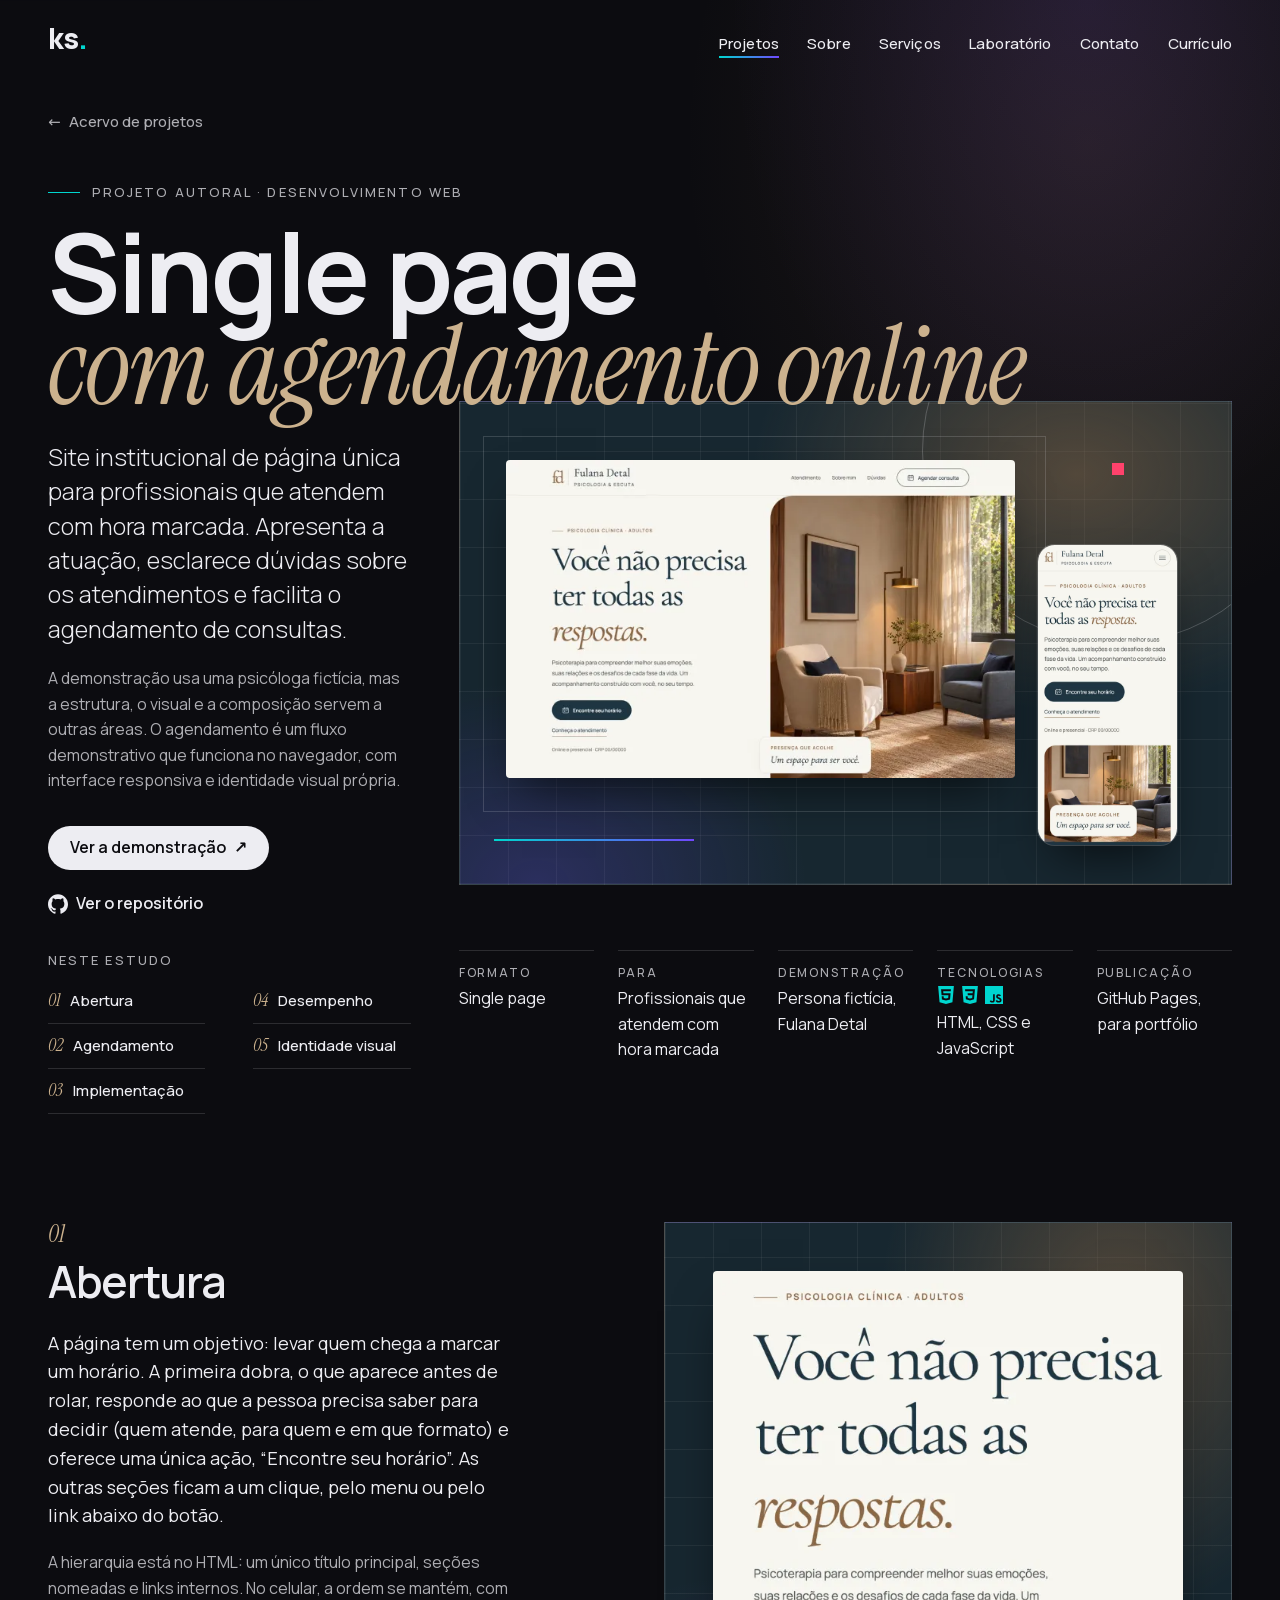
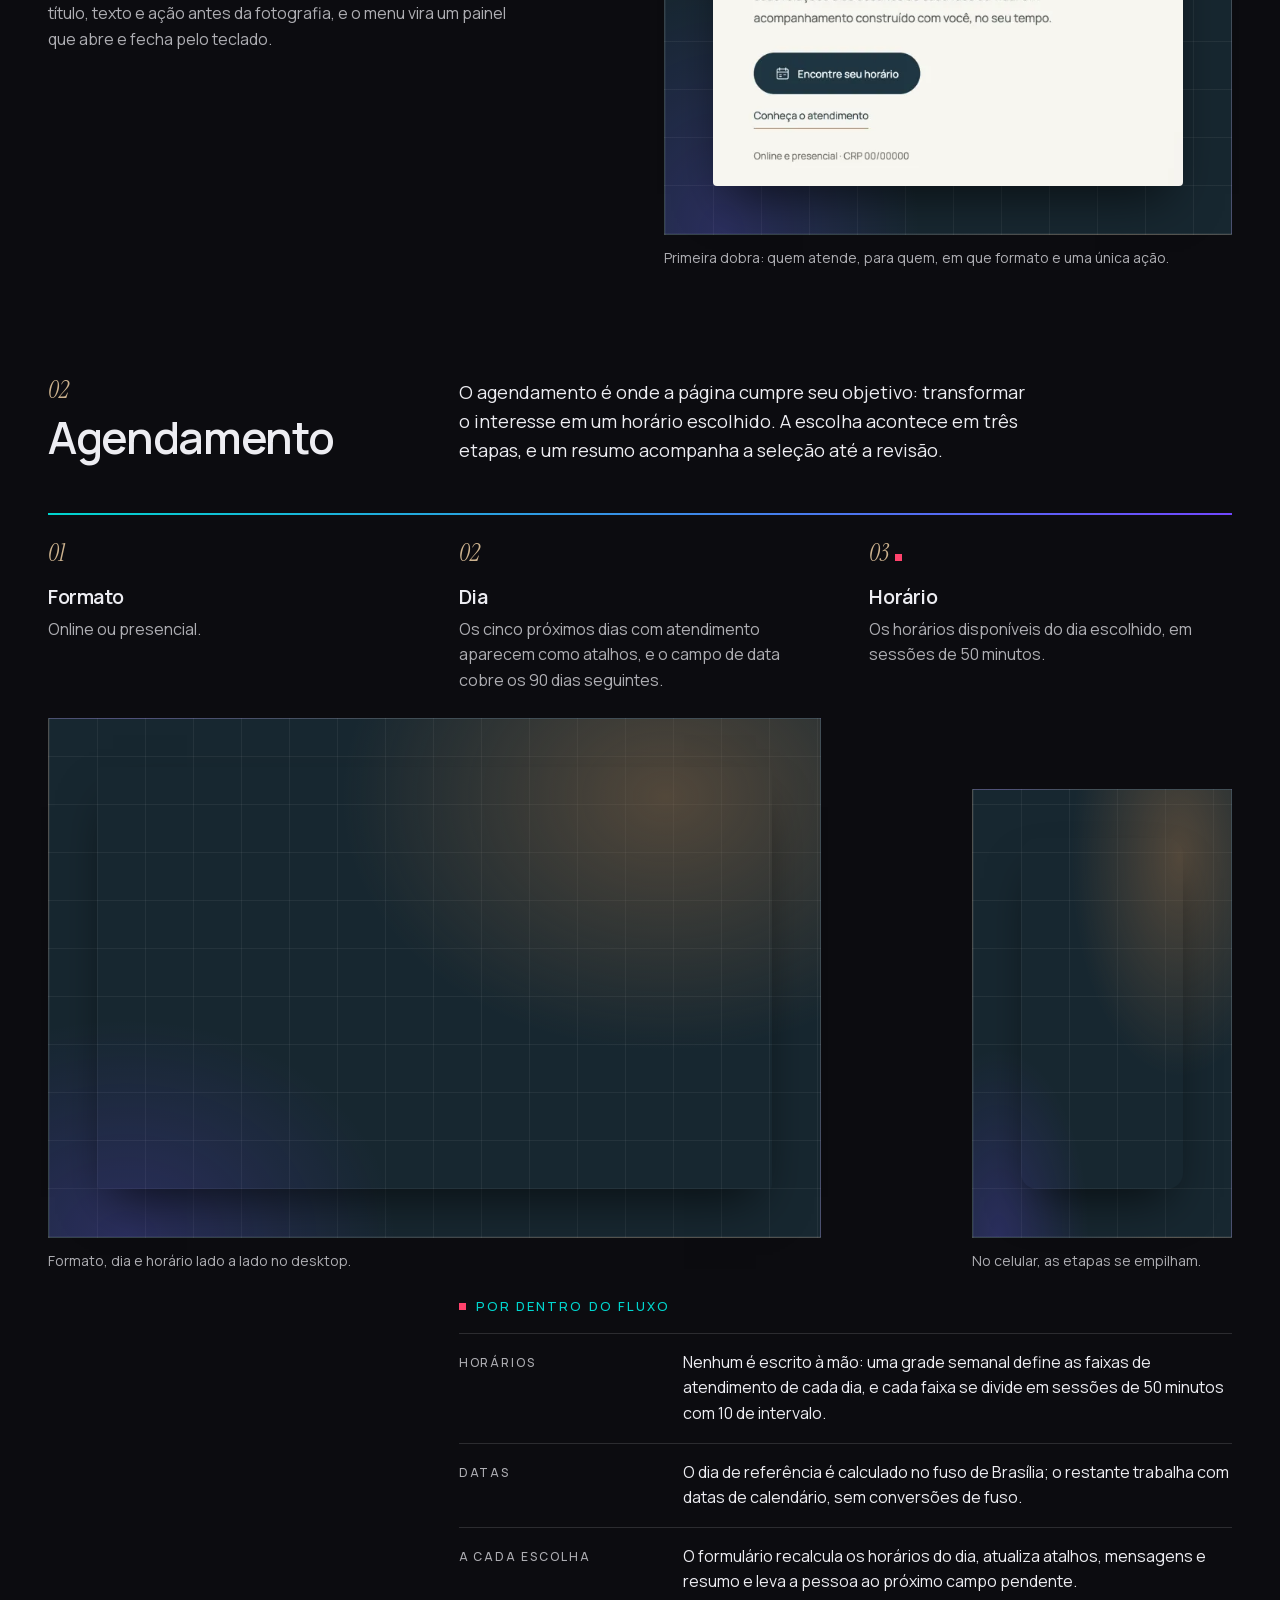
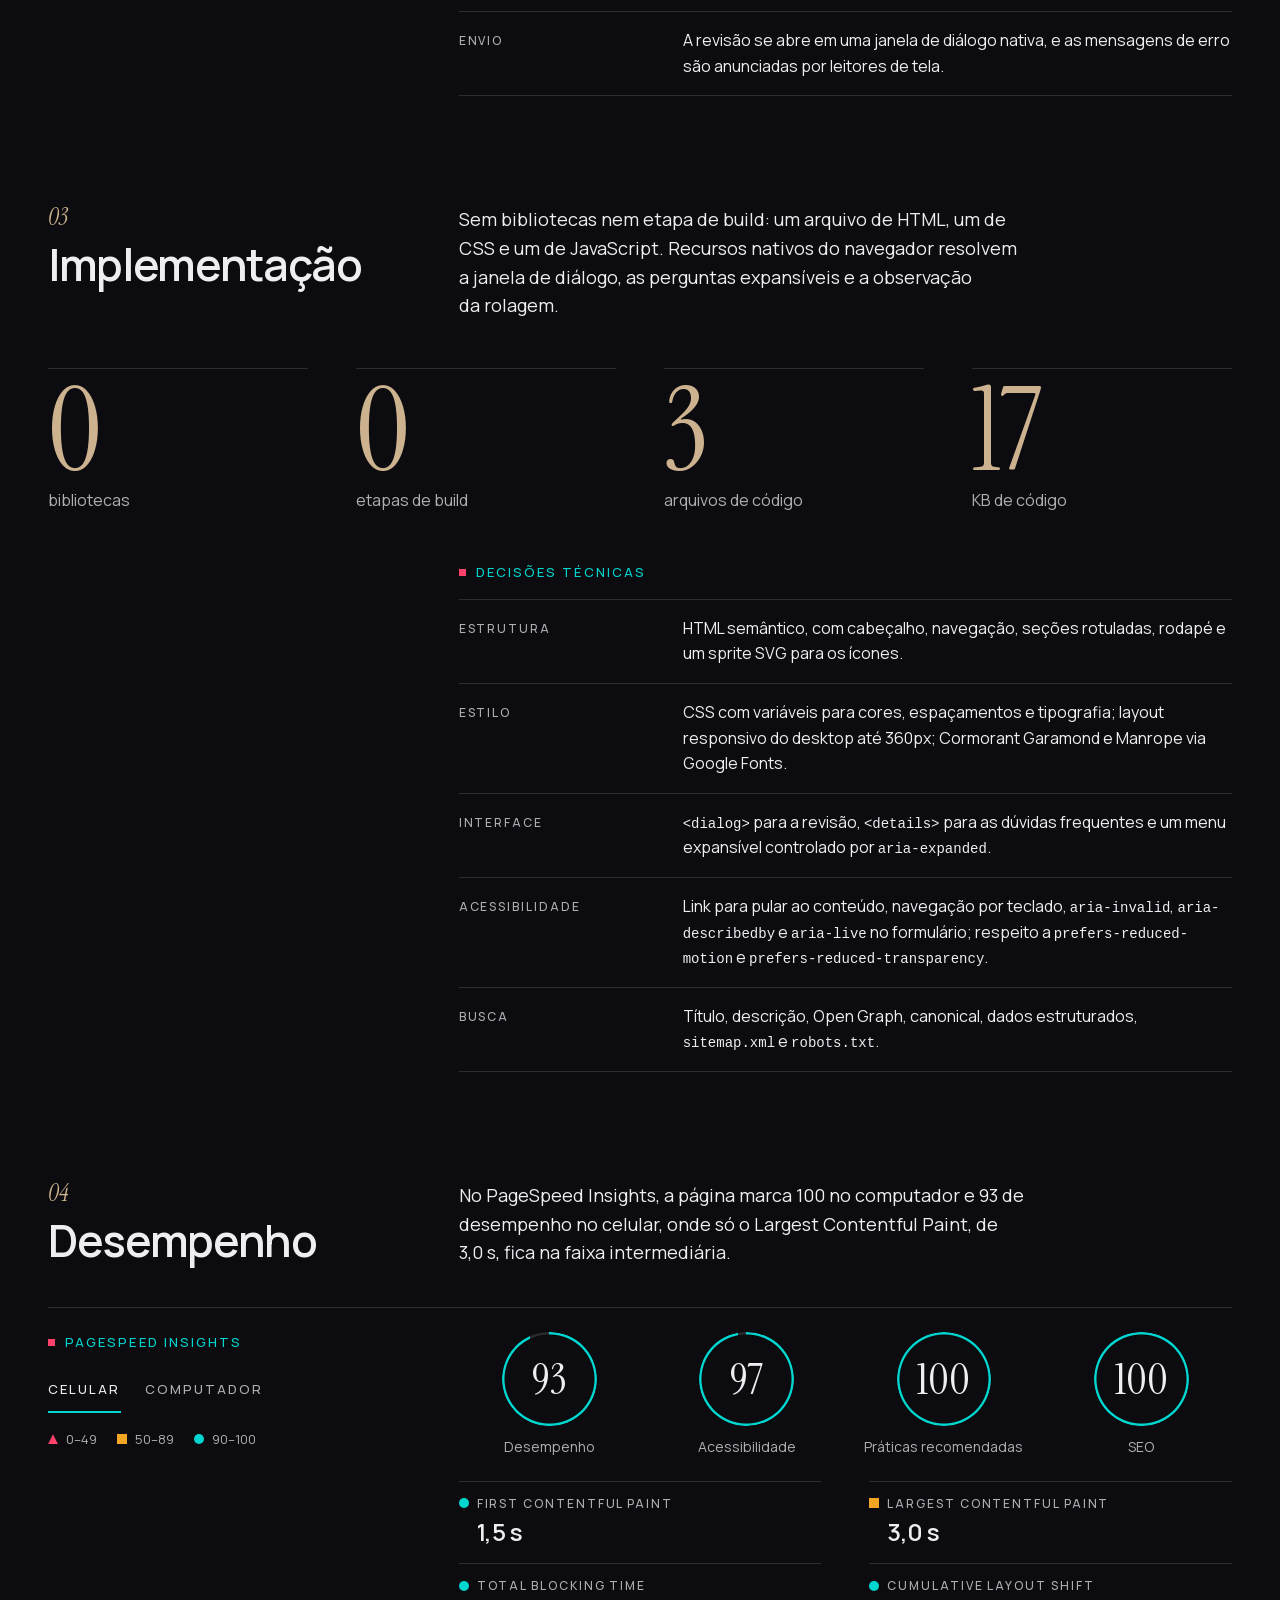
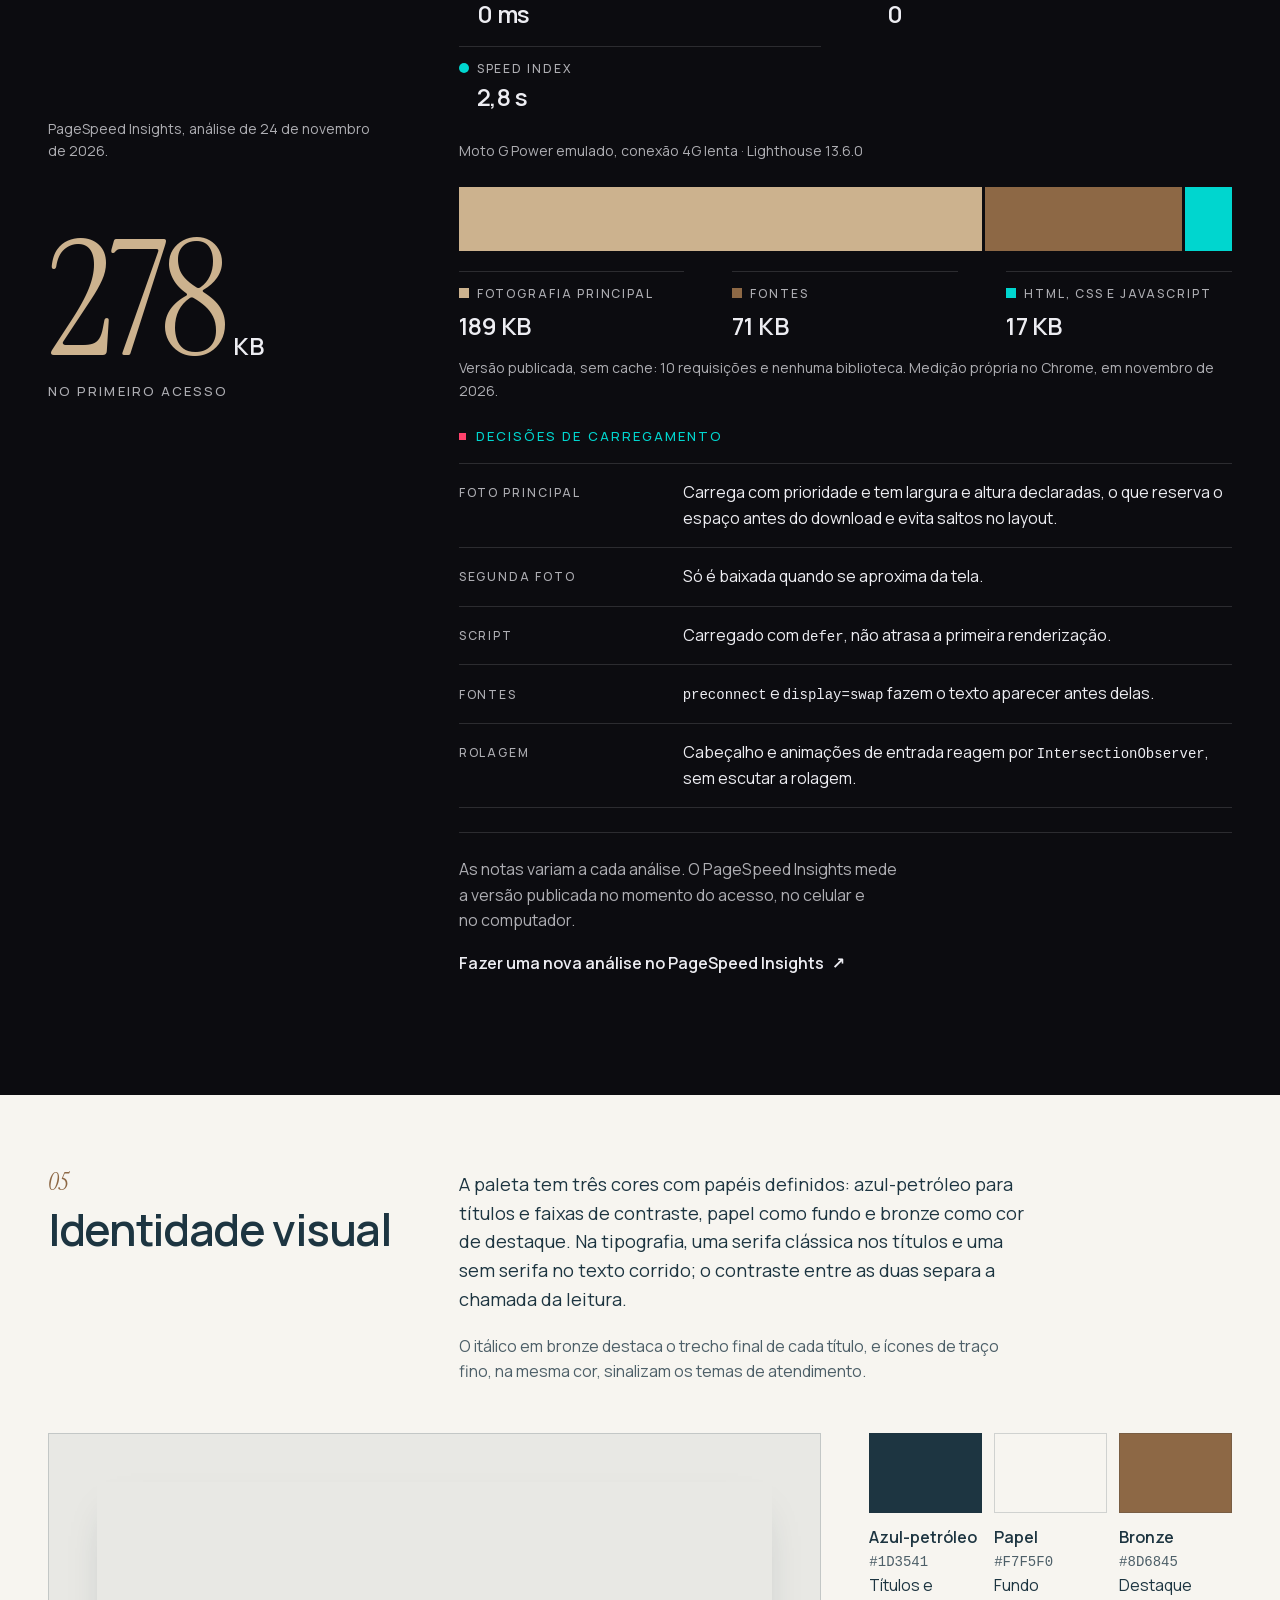
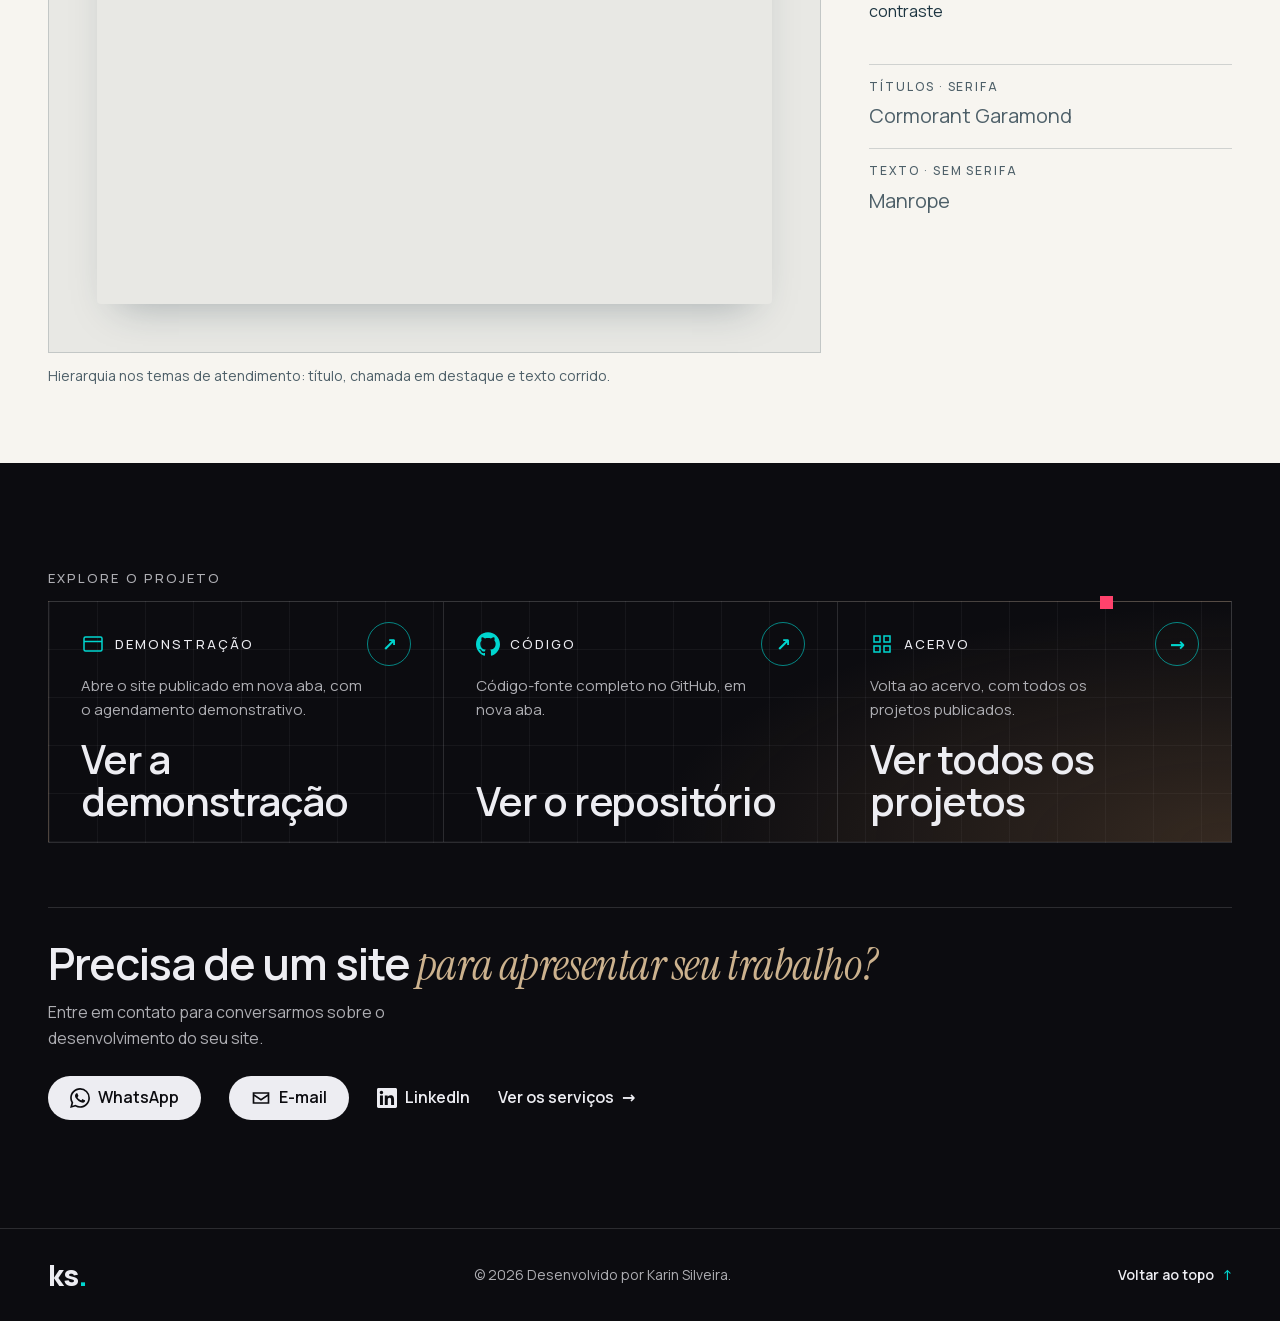
<file: projetos/psicologia/index.html>
<!doctype html>
<html lang="pt-BR">
  <head>
    <meta charset="utf-8">
    <meta name="viewport" content="width=device-width, initial-scale=1">
    <meta http-equiv="Content-Security-Policy" content="default-src 'none'; script-src 'self'; style-src 'self'; style-src-attr 'unsafe-inline'; img-src 'self'; font-src 'self'; base-uri 'none'; form-action 'none'; require-trusted-types-for 'script'; trusted-types 'none'; upgrade-insecure-requests">
    <title>Single page com agendamento online | Karin Silveira</title>
    <meta name="description" content="Estudo de caso de uma single page para profissionais que atendem com hora marcada: objetivo, composição e identidade visual, agendamento online demonstrativo, interface responsiva e desempenho medido.">
    <link rel="canonical" href="https://pandamnio.github.io/karin-silveira-dev/projetos/psicologia/">
    <meta property="og:type" content="website">
    <meta property="og:locale" content="pt_BR">
    <meta property="og:site_name" content="Karin Silveira">
    <meta property="og:title" content="Single page com agendamento online | Karin Silveira">
    <meta property="og:description" content="Estudo de caso de uma single page para profissionais que atendem com hora marcada: objetivo, composição e identidade visual, agendamento online demonstrativo, interface responsiva e desempenho medido.">
    <meta property="og:url" content="https://pandamnio.github.io/karin-silveira-dev/projetos/psicologia/">
    <meta property="og:image" content="https://pandamnio.github.io/karin-silveira-dev/assets/share/psicologia.jpg">
    <meta property="og:image:width" content="1200">
    <meta property="og:image:height" content="630">
    <meta property="og:image:alt" content="Single page com agendamento online no desktop e no celular, ao lado do título do estudo de caso.">
    <meta name="twitter:card" content="summary_large_image">
    <meta name="twitter:title" content="Single page com agendamento online | Karin Silveira">
    <meta name="twitter:description" content="Estudo de caso de uma single page para profissionais que atendem com hora marcada: objetivo, composição e identidade visual, agendamento online demonstrativo, interface responsiva e desempenho medido.">
    <meta name="twitter:image" content="https://pandamnio.github.io/karin-silveira-dev/assets/share/psicologia.jpg">
    <meta name="twitter:image:alt" content="Single page com agendamento online no desktop e no celular, ao lado do título do estudo de caso.">
    <meta name="theme-color" content="#0c0c10">
    <link rel="icon" href="../../assets/favicon.svg" type="image/svg+xml">
    <link rel="apple-touch-icon" href="../../assets/apple-touch-icon.png">
    <link rel="stylesheet" href="../../styles/global.css">
    <link rel="stylesheet" href="../../styles/shared.css">
    <link rel="stylesheet" href="../../styles/case.css">
    <script type="application/ld+json">
    {
      "@context": "https://schema.org",
      "@graph": [
        {
          "@type": "WebPage",
          "url": "https://pandamnio.github.io/karin-silveira-dev/projetos/psicologia/",
          "inLanguage": "pt-BR",
          "isPartOf": {
            "@id": "https://pandamnio.github.io/karin-silveira-dev/#site"
          },
          "author": {
            "@id": "https://pandamnio.github.io/karin-silveira-dev/#karin-silveira"
          },
          "primaryImageOfPage": {
            "@type": "ImageObject",
            "url": "https://pandamnio.github.io/karin-silveira-dev/assets/share/psicologia.jpg",
            "width": 1200,
            "height": 630
          }
        },
        {
          "@type": "BreadcrumbList",
          "itemListElement": [
            {
              "@type": "ListItem",
              "position": 1,
              "name": "Início",
              "item": "https://pandamnio.github.io/karin-silveira-dev/"
            },
            {
              "@type": "ListItem",
              "position": 2,
              "name": "Acervo de projetos",
              "item": "https://pandamnio.github.io/karin-silveira-dev/projetos/"
            },
            {
              "@type": "ListItem",
              "position": 3,
              "name": "Single page com agendamento online",
              "item": "https://pandamnio.github.io/karin-silveira-dev/projetos/psicologia/"
            }
          ]
        }
      ]
    }
    </script>
    <script type="module" src="../../scripts/nav.js"></script>
  </head>
  <body>
    <a class="skip-link" href="#conteudo">Pular para o conteúdo principal</a>

    <header id="topo" class="site-header">
      <a class="signature" href="../../" aria-label="ks. — Karin Silveira, página inicial">ks<span>.</span></a>
      <nav aria-label="Principal">
        <ul role="list">
          <li><a href="../" aria-current="true">Projetos</a></li>
          <li><a href="../../#sobre">Sobre</a></li>
          <li><a href="../../servicos/">Serviços</a></li>
          <li><a href="../../laboratorio/">Laboratório</a></li>
          <li><a href="../../#contato">Contato</a></li>
          <li><a href="../../curriculo/">Currículo</a></li>
        </ul>
      </nav>
    </header>

    <main id="conteudo" class="case ambient project-psicologia">
      <div class="case-intro grid-12">
        <p class="back"><a href="../"><span aria-hidden="true">←</span> Acervo de projetos</a></p>
        <p class="eyebrow">Projeto autoral · Desenvolvimento web</p>
        <h1 class="page-title">Single page <span class="voice">com agendamento online</span></h1>
        <div class="case-summary">
          <p class="lead">Site institucional de página única para profissionais que atendem com hora marcada. Apresenta a atuação, esclarece dúvidas sobre os atendimentos e facilita o agendamento de consultas.</p>
          <p>A demonstração usa uma psicóloga fictícia, mas a estrutura, o visual e a composição servem a outras áreas. O agendamento é um fluxo demonstrativo que funciona no navegador, com interface responsiva e identidade visual própria.</p>
          <ul class="actions" role="list">
            <li><a class="button" href="https://pandamnio.github.io/agendamento-consultas/" target="_blank" rel="noopener">Ver a demonstração <span aria-hidden="true">↗</span> <span class="visually-hidden">(abre em nova aba)</span></a></li>
            <li>
              <a class="link" href="https://github.com/PandaMnio/agendamento-consultas" target="_blank" rel="noopener">
                <svg width="24" height="24" aria-hidden="true" focusable="false"><use href="../../assets/icons/social.svg#github"></use></svg>
                Ver o repositório <span class="visually-hidden">(abre em nova aba)</span>
              </a>
            </li>
          </ul>
        </div>
        <div class="stage stage-psicologia case-stage">
          <img class="stage-desktop" src="../../assets/images/psicologia/desktop-inicio-960.webp" srcset="../../assets/images/psicologia/desktop-inicio-640.webp 640w, ../../assets/images/psicologia/desktop-inicio-960.webp 960w, ../../assets/images/psicologia/desktop-inicio-1440.webp 1440w" sizes="(min-width: 56rem) 44vw, 62vw" width="1440" height="900" fetchpriority="high" decoding="async" alt="Abertura da página no desktop: o título “Você não precisa ter todas as respostas.”, o botão “Encontre seu horário” e a foto de um consultório com duas poltronas.">
          <img class="stage-mobile" src="../../assets/images/psicologia/mobile-inicio-390.webp" srcset="../../assets/images/psicologia/mobile-inicio-390.webp 390w, ../../assets/images/psicologia/mobile-inicio-780.webp 780w" sizes="(min-width: 56rem) 12vw, 17vw" width="780" height="1688" decoding="async" alt="A mesma abertura no celular, com o título, o botão de agendamento e a foto do consultório abaixo.">
        </div>
        <dl class="case-facts">
          <div><dt>Formato</dt><dd>Single page</dd></div>
          <div><dt>Para</dt><dd>Profissionais que atendem com hora marcada</dd></div>
          <div><dt>Demonstração</dt><dd>Persona fictícia, Fulana Detal</dd></div>
          <div>
            <dt>Tecnologias</dt>
            <dd class="case-tech">
              <svg width="24" height="24" aria-hidden="true" focusable="false"><use href="../../assets/icons/tech.svg#html"></use></svg>
              <svg width="24" height="24" aria-hidden="true" focusable="false"><use href="../../assets/icons/tech.svg#css"></use></svg>
              <svg width="24" height="24" aria-hidden="true" focusable="false"><use href="../../assets/icons/tech.svg#javascript"></use></svg>
              HTML, CSS e JavaScript
            </dd>
          </div>
          <div><dt>Publicação</dt><dd>GitHub Pages, para portfólio</dd></div>
        </dl>
        <nav class="case-toc" aria-labelledby="neste-estudo">
          <p id="neste-estudo" class="label">Neste estudo</p>
          <ol role="list">
            <li><a href="#abertura"><span class="index" aria-hidden="true">01</span>Abertura</a></li>
            <li><a href="#agendamento"><span class="index" aria-hidden="true">02</span>Agendamento</a></li>
            <li><a href="#implementacao"><span class="index" aria-hidden="true">03</span>Implementação</a></li>
            <li><a href="#desempenho"><span class="index" aria-hidden="true">04</span>Desempenho</a></li>
            <li><a href="#identidade"><span class="index" aria-hidden="true">05</span>Identidade visual</a></li>
          </ol>
        </nav>
      </div>

      <section class="case-chapter case-opening grid-12" aria-labelledby="abertura">
        <div class="case-heading">
          <p class="index" aria-hidden="true">01</p>
          <h2 id="abertura">Abertura</h2>
        </div>
        <div class="case-text">
          <p>A página tem um objetivo: levar quem chega a marcar um horário. A primeira dobra, o que aparece antes de rolar, responde ao que a pessoa precisa saber para decidir (quem atende, para quem e em que formato) e oferece uma única ação, “Encontre seu horário”. As outras seções ficam a um clique, pelo menu ou pelo link abaixo do botão.</p>
          <p>A hierarquia está no HTML: um único título principal, seções nomeadas e links internos. No celular, a ordem se mantém, com título, texto e ação antes da fotografia, e o menu vira um painel que abre e fecha pelo teclado.</p>
        </div>
        <figure class="shot shot-detail">
          <div class="shot-frame stage-psicologia">
            <img src="../../assets/images/psicologia/desktop-abertura-620.webp" srcset="../../assets/images/psicologia/desktop-abertura-620.webp 620w, ../../assets/images/psicologia/desktop-abertura-1240.webp 1240w" sizes="(min-width: 56rem) 34vw, 84vw" width="1240" height="1358" loading="lazy" decoding="async" alt="Detalhe da abertura: o título “Você não precisa ter todas as respostas.”, o texto de apoio, o botão “Encontre seu horário”, o link “Conheça o atendimento” e a linha “Online e presencial · CRP 00/00000”.">
          </div>
          <figcaption>Primeira dobra: quem atende, para quem, em que formato e uma única ação.</figcaption>
        </figure>
      </section>

      <section class="case-chapter case-flow grid-12" aria-labelledby="agendamento">
        <div class="case-heading">
          <p class="index" aria-hidden="true">02</p>
          <h2 id="agendamento">Agendamento</h2>
        </div>
        <div class="case-text">
          <p>O agendamento é onde a página cumpre seu objetivo: transformar o interesse em um horário escolhido. A escolha acontece em três etapas, e um resumo acompanha a seleção até a revisão.</p>
        </div>
        <ol class="case-process case-steps" role="list">
          <li><span class="index" aria-hidden="true">01</span><h3>Formato</h3><p>Online ou presencial.</p></li>
          <li><span class="index" aria-hidden="true">02</span><h3>Dia</h3><p>Os cinco próximos dias com atendimento aparecem como atalhos, e o campo de data cobre os 90 dias seguintes.</p></li>
          <li><span class="index" aria-hidden="true">03</span><h3>Horário</h3><p>Os horários disponíveis do dia escolhido, em sessões de 50 minutos.</p></li>
        </ol>
        <figure class="shot shot-agenda">
          <div class="shot-frame stage-psicologia">
            <img src="../../assets/images/psicologia/desktop-agenda-1240.webp" srcset="../../assets/images/psicologia/desktop-agenda-640.webp 640w, ../../assets/images/psicologia/desktop-agenda-1240.webp 1240w" sizes="(min-width: 56rem) 56vw, 84vw" width="1240" height="775" loading="lazy" decoding="async" alt="Agenda de consultas no desktop: escolha entre online e presencial, cinco próximos dias com atendimento, campo de data e três horários disponíveis.">
          </div>
          <figcaption>Formato, dia e horário lado a lado no desktop.</figcaption>
        </figure>
        <figure class="shot shot-phone">
          <div class="shot-frame stage-psicologia">
            <img src="../../assets/images/psicologia/mobile-agenda-390.webp" srcset="../../assets/images/psicologia/mobile-agenda-390.webp 390w, ../../assets/images/psicologia/mobile-agenda-780.webp 780w" sizes="(min-width: 56rem) 16vw, 52vw" width="780" height="1688" loading="lazy" decoding="async" alt="A agenda no celular, com o formato do encontro, os próximos dias e a data escolhida empilhados.">
          </div>
          <figcaption>No celular, as etapas se empilham.</figcaption>
        </figure>
        <div class="case-decisions">
          <h3 class="label case-label">Por dentro do fluxo</h3>
          <dl class="case-spec">
            <div><dt>Horários</dt><dd>Nenhum é escrito à mão: uma grade semanal define as faixas de atendimento de cada dia, e cada faixa se divide em sessões de 50 minutos com 10 de intervalo.</dd></div>
            <div><dt>Datas</dt><dd>O dia de referência é calculado no fuso de Brasília; o restante trabalha com datas de calendário, sem conversões de fuso.</dd></div>
            <div><dt>A cada escolha</dt><dd>O formulário recalcula os horários do dia, atualiza atalhos, mensagens e resumo e leva a pessoa ao próximo campo pendente.</dd></div>
            <div><dt>Envio</dt><dd>A revisão se abre em uma janela de diálogo nativa, e as mensagens de erro são anunciadas por leitores de tela.</dd></div>
          </dl>
        </div>
      </section>

      <section class="case-chapter case-build grid-12" aria-labelledby="implementacao">
        <div class="case-heading">
          <p class="index" aria-hidden="true">03</p>
          <h2 id="implementacao">Implementação</h2>
        </div>
        <div class="case-text">
          <p>Sem bibliotecas nem etapa de build: um arquivo de HTML, um de CSS e um de JavaScript. Recursos nativos do navegador resolvem a janela de diálogo, as perguntas expansíveis e a observação da rolagem.</p>
        </div>
        <ul class="case-figures" role="list">
          <li><span>0</span> bibliotecas</li>
          <li><span>0</span> etapas de build</li>
          <li><span>3</span> arquivos de código</li>
          <li><span>17</span> KB de código</li>
        </ul>
        <div class="case-decisions">
          <h3 class="label case-label">Decisões técnicas</h3>
          <dl class="case-spec">
            <div><dt>Estrutura</dt><dd>HTML semântico, com cabeçalho, navegação, seções rotuladas, rodapé e um sprite SVG para os ícones.</dd></div>
            <div><dt>Estilo</dt><dd>CSS com variáveis para cores, espaçamentos e tipografia; layout responsivo do desktop até 360px; Cormorant Garamond e Manrope via Google Fonts.</dd></div>
            <div><dt>Interface</dt><dd><code>&lt;dialog&gt;</code> para a revisão, <code>&lt;details&gt;</code> para as dúvidas frequentes e um menu expansível controlado por <code>aria-expanded</code>.</dd></div>
            <div><dt>Acessibilidade</dt><dd>Link para pular ao conteúdo, navegação por teclado, <code>aria-invalid</code>, <code>aria-describedby</code> e <code>aria-live</code> no formulário; respeito a <code>prefers-reduced-motion</code> e <code>prefers-reduced-transparency</code>.</dd></div>
            <div><dt>Busca</dt><dd>Título, descrição, Open Graph, canonical, dados estruturados, <code>sitemap.xml</code> e <code>robots.txt</code>.</dd></div>
          </dl>
        </div>
      </section>

      <section class="case-chapter case-performance grid-12" aria-labelledby="desempenho">
        <div class="case-heading">
          <p class="index" aria-hidden="true">04</p>
          <h2 id="desempenho">Desempenho</h2>
        </div>
        <div class="case-text">
          <p>No PageSpeed Insights, a página marca 100 no computador e 93 de desempenho no celular, onde só o Largest Contentful Paint, de 3,0&nbsp;s, fica na faixa intermediária.</p>
        </div>
        <div class="psi">
          <div class="psi-head">
            <h3 class="label case-label">PageSpeed Insights</h3>
            <fieldset class="psi-switch">
              <legend class="visually-hidden">Dispositivo analisado</legend>
              <label class="label"><input type="radio" name="psi-device" value="mobile" checked> Celular</label>
              <label class="label"><input type="radio" name="psi-device" value="desktop"> Computador</label>
            </fieldset>
            <ul class="psi-legend" role="list" aria-label="Faixas de pontuação">
              <li class="psi-poor">0–49</li>
              <li class="psi-average">50–89</li>
              <li class="psi-good">90–100</li>
            </ul>
          </div>
          <div class="psi-panel psi-mobile">
            <ul class="psi-scores" role="list">
              <li class="psi-good" style="--score: 93"><span class="psi-gauge">93<span class="visually-hidden"> de 100</span></span> Desempenho</li>
              <li class="psi-good" style="--score: 97"><span class="psi-gauge">97<span class="visually-hidden"> de 100</span></span> Acessibilidade</li>
              <li class="psi-good" style="--score: 100"><span class="psi-gauge">100<span class="visually-hidden"> de 100</span></span> Práticas recomendadas</li>
              <li class="psi-good" style="--score: 100"><span class="psi-gauge">100<span class="visually-hidden"> de 100</span></span> SEO</li>
            </ul>
            <dl class="psi-metrics">
              <div class="psi-good"><dt>First Contentful Paint</dt><dd>1,5&nbsp;s</dd></div>
              <div class="psi-average"><dt>Largest Contentful Paint</dt><dd>3,0&nbsp;s</dd></div>
              <div class="psi-good"><dt>Total Blocking Time</dt><dd>0&nbsp;ms</dd></div>
              <div class="psi-good"><dt>Cumulative Layout Shift</dt><dd>0</dd></div>
              <div class="psi-good"><dt>Speed Index</dt><dd>2,8&nbsp;s</dd></div>
            </dl>
            <p class="psi-env">Moto G Power emulado, conexão 4G lenta · Lighthouse 13.6.0</p>
          </div>
          <div class="psi-panel psi-desktop">
            <ul class="psi-scores" role="list">
              <li class="psi-good" style="--score: 100"><span class="psi-gauge">100<span class="visually-hidden"> de 100</span></span> Desempenho</li>
              <li class="psi-good" style="--score: 97"><span class="psi-gauge">97<span class="visually-hidden"> de 100</span></span> Acessibilidade</li>
              <li class="psi-good" style="--score: 100"><span class="psi-gauge">100<span class="visually-hidden"> de 100</span></span> Práticas recomendadas</li>
              <li class="psi-good" style="--score: 100"><span class="psi-gauge">100<span class="visually-hidden"> de 100</span></span> SEO</li>
            </ul>
            <dl class="psi-metrics">
              <div class="psi-good"><dt>First Contentful Paint</dt><dd>0,4&nbsp;s</dd></div>
              <div class="psi-good"><dt>Largest Contentful Paint</dt><dd>0,7&nbsp;s</dd></div>
              <div class="psi-good"><dt>Total Blocking Time</dt><dd>0&nbsp;ms</dd></div>
              <div class="psi-good"><dt>Cumulative Layout Shift</dt><dd>0</dd></div>
              <div class="psi-good"><dt>Speed Index</dt><dd>0,4&nbsp;s</dd></div>
            </dl>
            <p class="psi-env">Área de trabalho emulada · Lighthouse 13.6.0</p>
          </div>
          <p class="psi-source">PageSpeed Insights, análise de 24 de novembro de 2026.</p>
        </div>
        <p class="weight-total"><span class="weight-number">278</span> KB <span class="label">no primeiro acesso</span></p>
        <figure class="weight-chart">
          <div class="weight-bar" aria-hidden="true">
            <span style="--kb: 189"></span>
            <span style="--kb: 71"></span>
            <span style="--kb: 17"></span>
          </div>
          <dl class="weight-legend">
            <div><dt>Fotografia principal</dt><dd>189 KB</dd></div>
            <div><dt>Fontes</dt><dd>71 KB</dd></div>
            <div><dt>HTML, CSS e JavaScript</dt><dd>17 KB</dd></div>
          </dl>
          <figcaption>Versão publicada, sem cache: 10 requisições e nenhuma biblioteca. Medição própria no Chrome, em novembro de 2026.</figcaption>
        </figure>
        <div class="case-decisions">
          <h3 class="label case-label">Decisões de carregamento</h3>
          <dl class="case-spec">
            <div><dt>Foto principal</dt><dd>Carrega com prioridade e tem largura e altura declaradas, o que reserva o espaço antes do download e evita saltos no layout.</dd></div>
            <div><dt>Segunda foto</dt><dd>Só é baixada quando se aproxima da tela.</dd></div>
            <div><dt>Script</dt><dd>Carregado com <code>defer</code>, não atrasa a primeira renderização.</dd></div>
            <div><dt>Fontes</dt><dd><code>preconnect</code> e <code>display=swap</code> fazem o texto aparecer antes delas.</dd></div>
            <div><dt>Rolagem</dt><dd>Cabeçalho e animações de entrada reagem por <code>IntersectionObserver</code>, sem escutar a rolagem.</dd></div>
          </dl>
        </div>
        <div class="case-audit">
          <p>As notas variam a cada análise. O PageSpeed Insights mede a versão publicada no momento do acesso, no celular e no computador.</p>
          <a class="link" href="https://pagespeed.web.dev/report?url=https%3A%2F%2Fpandamnio.github.io%2Fagendamento-consultas%2F" target="_blank" rel="noopener">Fazer uma nova análise no PageSpeed Insights <span aria-hidden="true">↗</span> <span class="visually-hidden">(abre em nova aba)</span></a>
        </div>
      </section>

      <section class="case-chapter case-identity grid-12" aria-labelledby="identidade">
        <div class="case-heading">
          <p class="index" aria-hidden="true">05</p>
          <h2 id="identidade">Identidade visual</h2>
        </div>
        <div class="case-text">
          <p>A paleta tem três cores com papéis definidos: azul-petróleo para títulos e faixas de contraste, papel como fundo e bronze como cor de destaque. Na tipografia, uma serifa clássica nos títulos e uma sem serifa no texto corrido; o contraste entre as duas separa a chamada da leitura.</p>
          <p>O itálico em bronze destaca o trecho final de cada título, e ícones de traço fino, na mesma cor, sinalizam os temas de atendimento.</p>
        </div>
        <figure class="shot shot-wide">
          <div class="shot-frame stage-psicologia">
            <img src="../../assets/images/psicologia/desktop-atendimento-1440.webp" srcset="../../assets/images/psicologia/desktop-atendimento-640.webp 640w, ../../assets/images/psicologia/desktop-atendimento-1440.webp 1440w" sizes="(min-width: 56rem) 56vw, 92vw" width="1440" height="900" loading="lazy" decoding="async" alt="Seção “Cuidado para diferentes momentos da vida”, com os temas Ansiedade e estresse, Humor e desânimo, Autoestima e identidade e Relações e limites, cada um com um ícone de linha.">
          </div>
          <figcaption>Hierarquia nos temas de atendimento: título, chamada em destaque e texto corrido.</figcaption>
        </figure>
        <ul class="case-palette" role="list">
          <li style="--swatch: var(--project-deep)"><span>Azul-petróleo</span> <code>#1D3541</code> Títulos e contraste</li>
          <li style="--swatch: var(--project-paper)"><span>Papel</span> <code>#F7F5F0</code> Fundo</li>
          <li style="--swatch: var(--project-glow)"><span>Bronze</span> <code>#8D6845</code> Destaque</li>
        </ul>
        <dl class="case-type">
          <div><dt>Títulos · serifa</dt><dd>Cormorant Garamond</dd></div>
          <div><dt>Texto · sem serifa</dt><dd>Manrope</dd></div>
        </dl>
      </section>

      <section class="explore" aria-labelledby="explorar">
        <h2 id="explorar" class="label">Explore o projeto</h2>
        <ul role="list">
          <li>
            <p class="label explore-kind"><svg viewBox="0 0 24 24" aria-hidden="true" focusable="false"><rect x="3" y="5" width="18" height="14" rx="1.5"/><path d="M3 9.5h18"/></svg> Demonstração</p>
            <a href="https://pandamnio.github.io/agendamento-consultas/" target="_blank" rel="noopener">Ver a demonstração <span aria-hidden="true">↗</span> <span class="visually-hidden">(abre em nova aba)</span></a>
            <p class="explore-note">Abre o site publicado em nova aba, com o agendamento demonstrativo.</p>
          </li>
          <li>
            <p class="label explore-kind"><svg class="fill" viewBox="0 0 24 24" aria-hidden="true" focusable="false"><use href="../../assets/icons/social.svg#github"></use></svg> Código</p>
            <a href="https://github.com/PandaMnio/agendamento-consultas" target="_blank" rel="noopener">Ver o repositório <span aria-hidden="true">↗</span> <span class="visually-hidden">(abre em nova aba)</span></a>
            <p class="explore-note">Código-fonte completo no GitHub, em nova aba.</p>
          </li>
          <li>
            <p class="label explore-kind"><svg viewBox="0 0 24 24" aria-hidden="true" focusable="false"><path d="M4 4h6v6H4zM14 4h6v6h-6zM4 14h6v6H4zM14 14h6v6h-6z"/></svg> Acervo</p>
            <a href="../">Ver todos os projetos <span aria-hidden="true">→</span></a>
            <p class="explore-note">Volta ao acervo, com todos os projetos publicados.</p>
          </li>
        </ul>
      </section>

      <section class="closing" aria-labelledby="conversa">
        <div>
          <h2 id="conversa">Precisa de um site <span class="voice">para apresentar seu trabalho?</span></h2>
          <p>Entre em contato para conversarmos sobre o desenvolvimento do seu site.</p>
        </div>
        <ul class="actions" role="list">
          <li><a class="button" href="https://wa.me/5554991311229?text=Ol%C3%A1%2C%20Karin%21%20Vi%20a%20single%20page%20do%20seu%20portf%C3%B3lio%20e%20gostaria%20de%20conversar." target="_blank" rel="noopener"><svg width="24" height="24" aria-hidden="true" focusable="false"><use href="../../assets/icons/social.svg#whatsapp"></use></svg>WhatsApp<span class="visually-hidden">(abre em nova aba)</span></a></li>
          <li><a class="button" href="mailto:kasilveira32@gmail.com?subject=Contato%20pelo%20portf%C3%B3lio"><svg width="24" height="24" aria-hidden="true" focusable="false"><use href="../../assets/icons/social.svg#email"></use></svg>E-mail</a></li>
          <li>
            <a class="link" href="https://www.linkedin.com/in/karin-silveira/" target="_blank" rel="noopener">
              <svg width="24" height="24" aria-hidden="true" focusable="false"><use href="../../assets/icons/social.svg#linkedin"></use></svg>
              LinkedIn <span class="visually-hidden">(abre em nova aba)</span>
            </a>
          </li>
          <li><a class="link" href="../../servicos/">Ver os serviços <span aria-hidden="true">→</span></a></li>
        </ul>
      </section>
    </main>

    <footer class="site-footer">
      <a class="signature" href="../../" aria-label="ks. — Karin Silveira, página inicial">ks<span>.</span></a>
      <p>© 2026 Desenvolvido por Karin Silveira.</p>
      <a class="link to-top" href="#topo">Voltar ao topo <span aria-hidden="true">↑</span></a>
    </footer>
  </body>
</html>
</file>
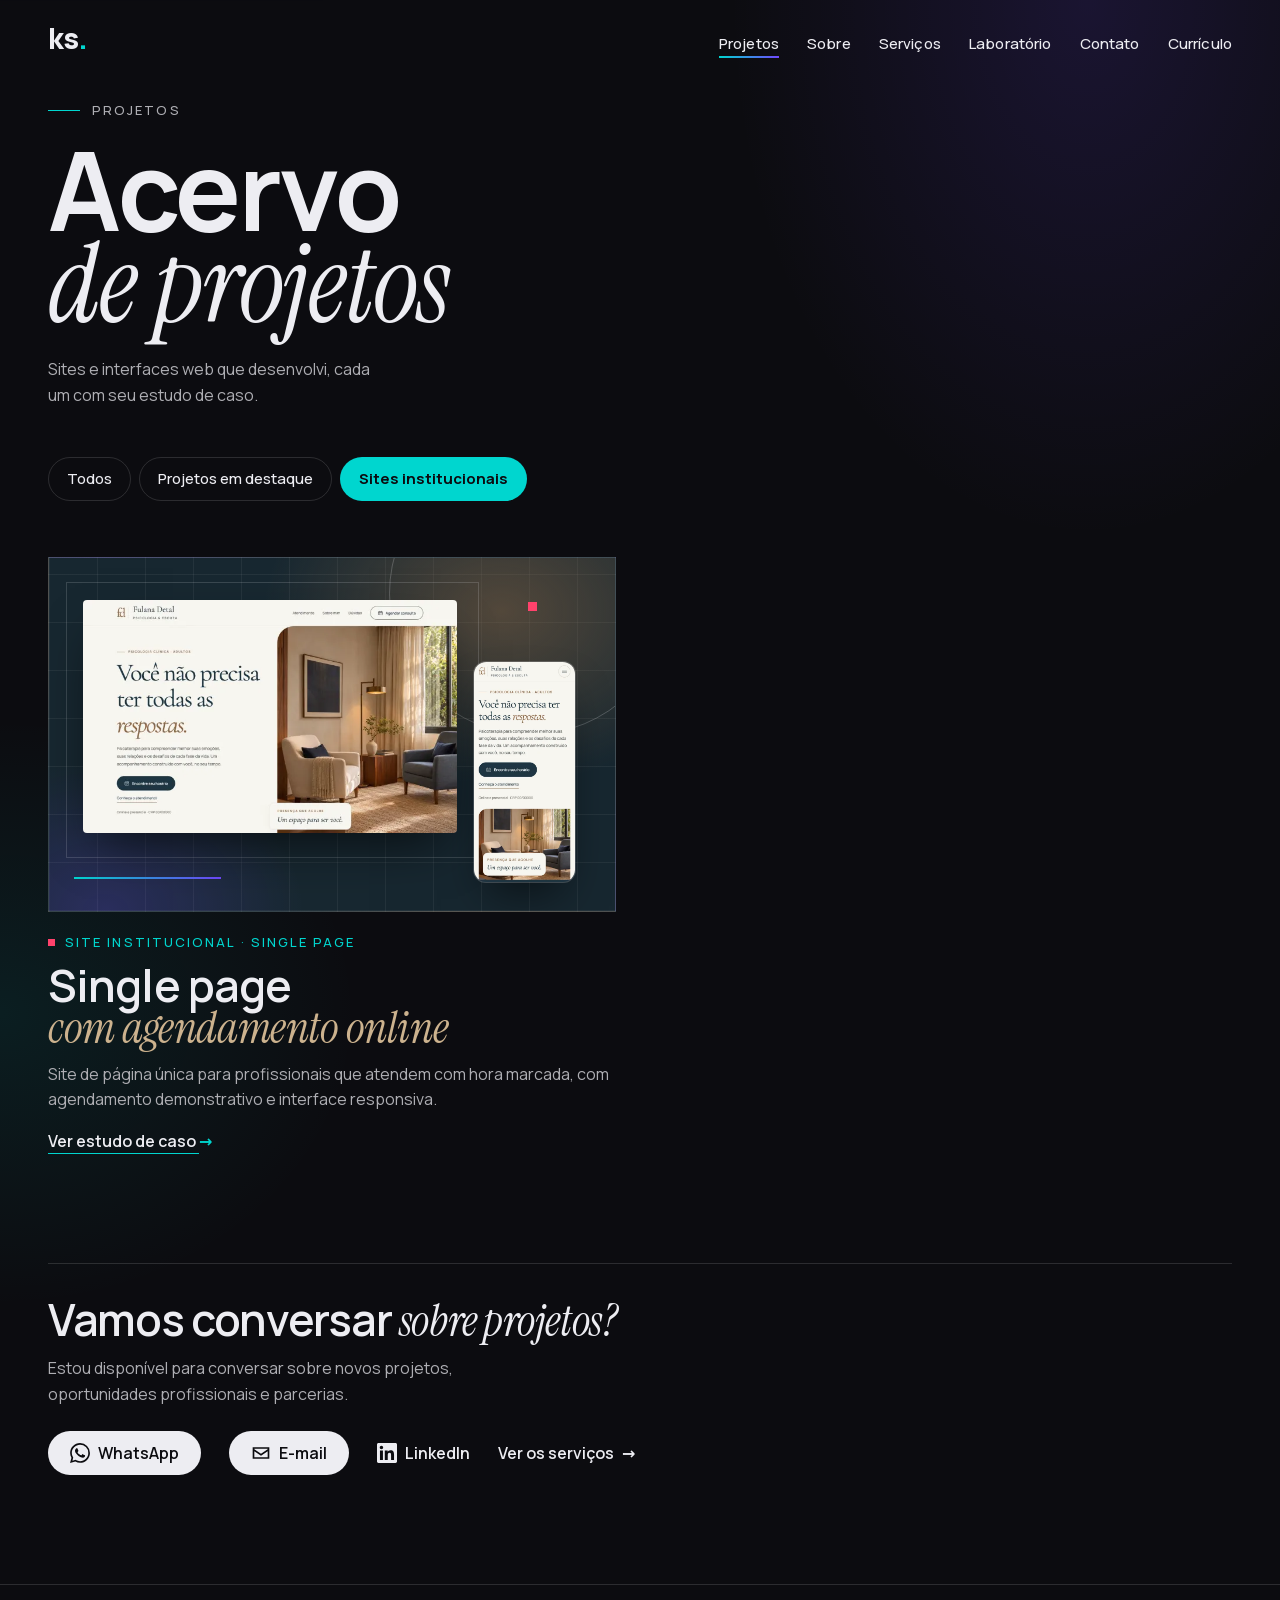
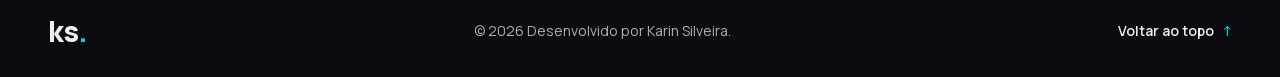
<file: projetos/sites-institucionais/index.html>
<!doctype html>
<html lang="pt-BR">
  <head>
    <meta charset="utf-8">
    <meta name="viewport" content="width=device-width, initial-scale=1">
    <meta http-equiv="Content-Security-Policy" content="default-src 'none'; script-src 'self'; style-src 'self'; style-src-attr 'unsafe-inline'; img-src 'self'; font-src 'self'; base-uri 'none'; form-action 'none'; require-trusted-types-for 'script'; trusted-types 'none'; upgrade-insecure-requests">
    <title>Sites institucionais | Karin Silveira</title>
    <meta name="description" content="Os sites institucionais agora são uma categoria do acervo de projetos de Karin Silveira.">
    <meta http-equiv="refresh" content="0; url=../?categoria=sites-institucionais">
    <link rel="canonical" href="https://pandamnio.github.io/karin-silveira-dev/projetos/">
    <meta name="theme-color" content="#0c0c10">
    <link rel="icon" href="../../assets/favicon.svg" type="image/svg+xml">
    <link rel="apple-touch-icon" href="../../assets/apple-touch-icon.png">
    <link rel="stylesheet" href="../../styles/global.css">
    <link rel="stylesheet" href="../../styles/shared.css">
    <script type="module" src="../../scripts/nav.js"></script>
  </head>
  <body>
    <a class="skip-link" href="#conteudo">Pular para o conteúdo principal</a>

    <header id="topo" class="site-header">
      <a class="signature" href="../../" aria-label="ks. — Karin Silveira, página inicial">ks<span>.</span></a>
      <nav aria-label="Principal">
        <ul role="list">
          <li><a href="../" aria-current="true">Projetos</a></li>
          <li><a href="../../#sobre">Sobre</a></li>
          <li><a href="../../servicos/">Serviços</a></li>
          <li><a href="../../laboratorio/">Laboratório</a></li>
          <li><a href="../../#contato">Contato</a></li>
          <li><a href="../../curriculo/">Currículo</a></li>
        </ul>
      </nav>
    </header>

    <main id="conteudo" class="archive">
      <div class="archive-intro">
        <p class="eyebrow">Projetos</p>
        <h1 class="page-title">Sites <span class="voice">institucionais</span></h1>
        <p>Esta coleção agora é uma categoria do acervo de projetos.</p>
        <p><a class="cta" href="../?categoria=sites-institucionais">Ver sites institucionais <span aria-hidden="true">→</span></a></p>
      </div>
    </main>

    <footer class="site-footer">
      <a class="signature" href="../../" aria-label="ks. — Karin Silveira, página inicial">ks<span>.</span></a>
      <p>© 2026 Desenvolvido por Karin Silveira.</p>
      <a class="link to-top" href="#topo">Voltar ao topo <span aria-hidden="true">↑</span></a>
    </footer>
  </body>
</html>
</file>
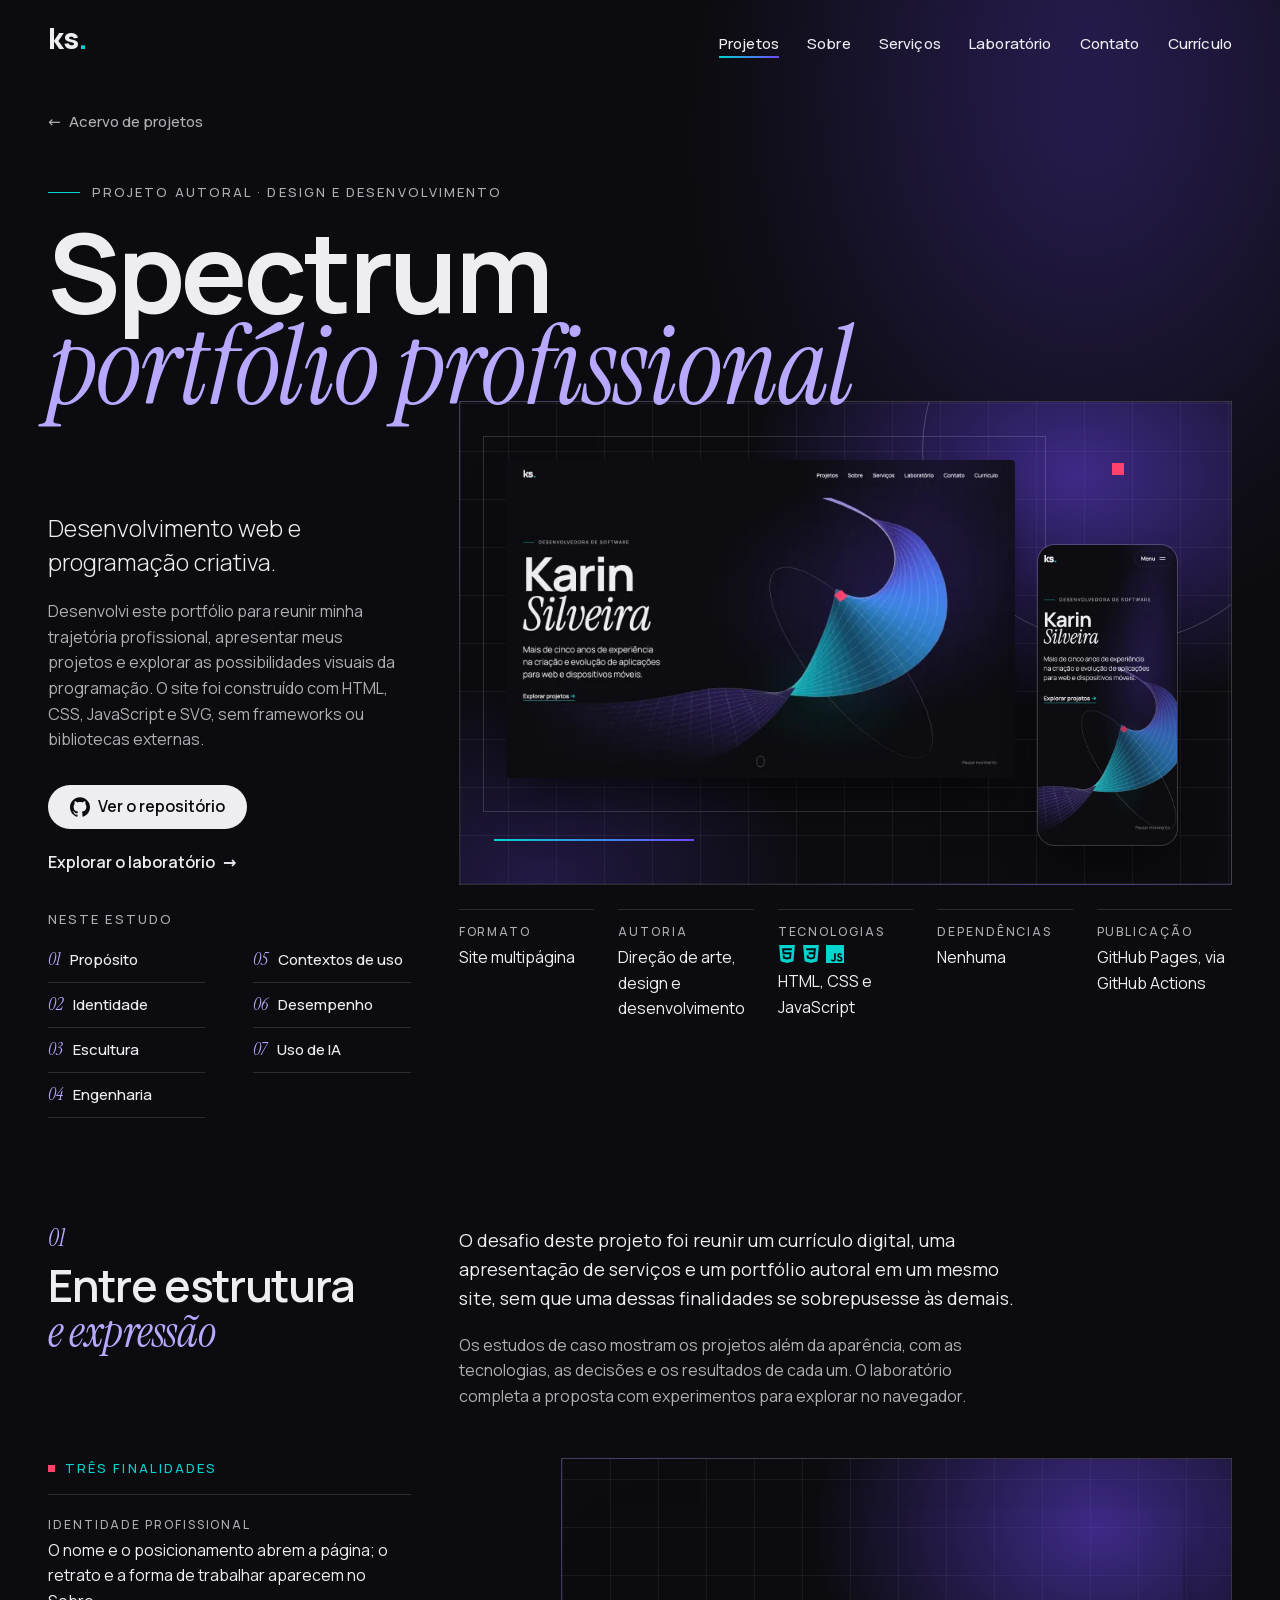
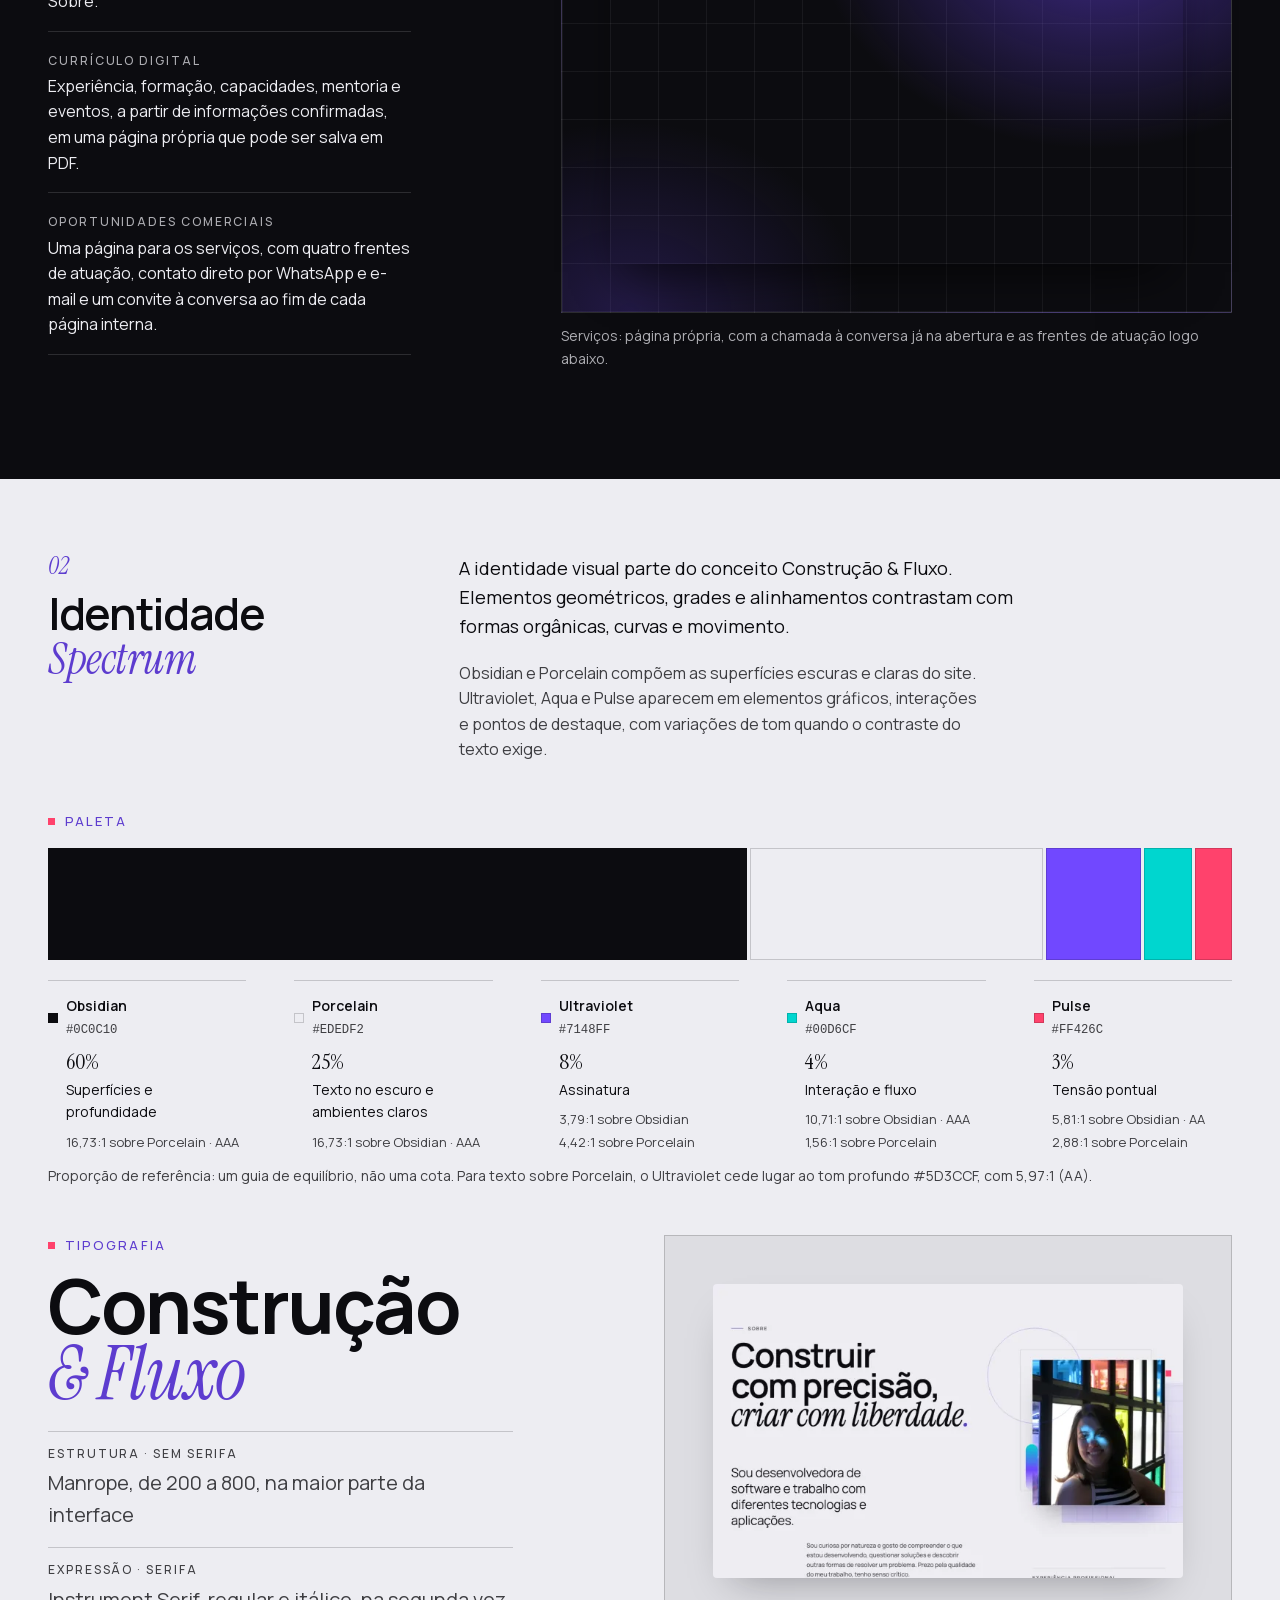
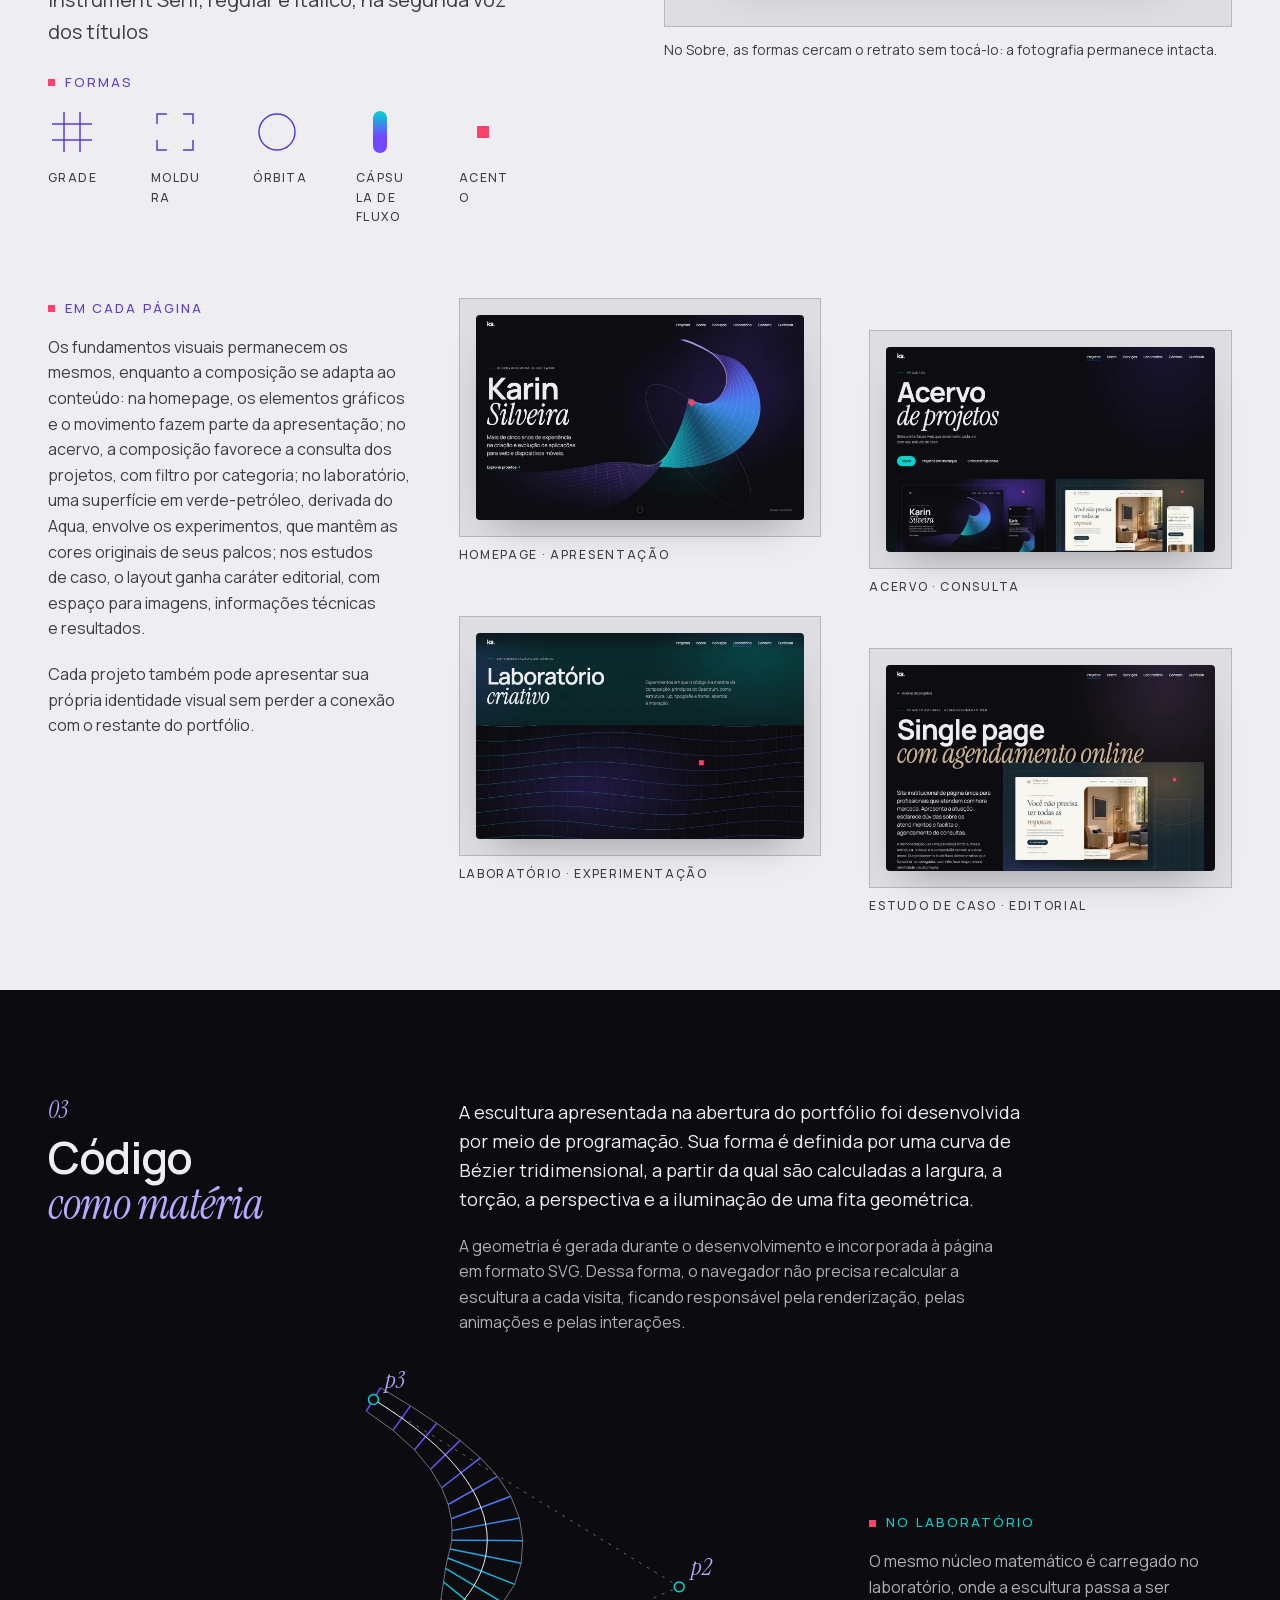
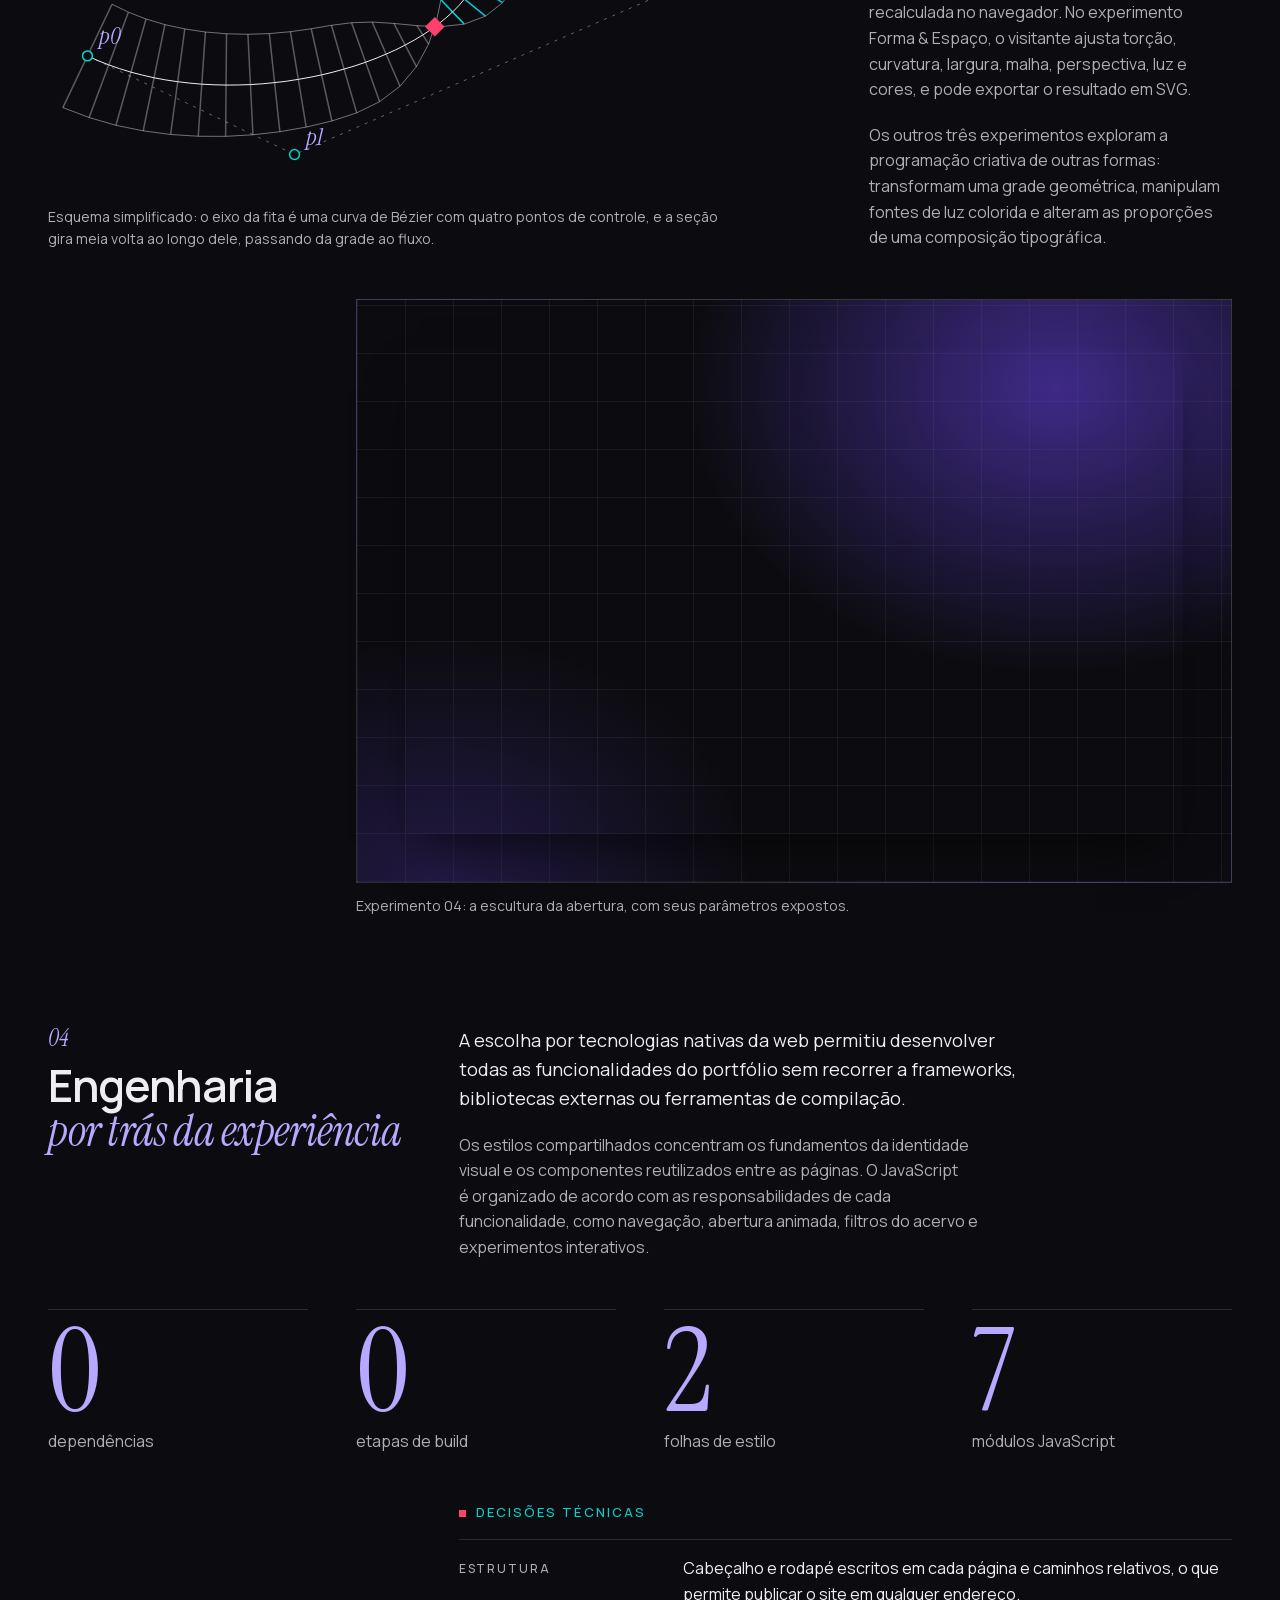
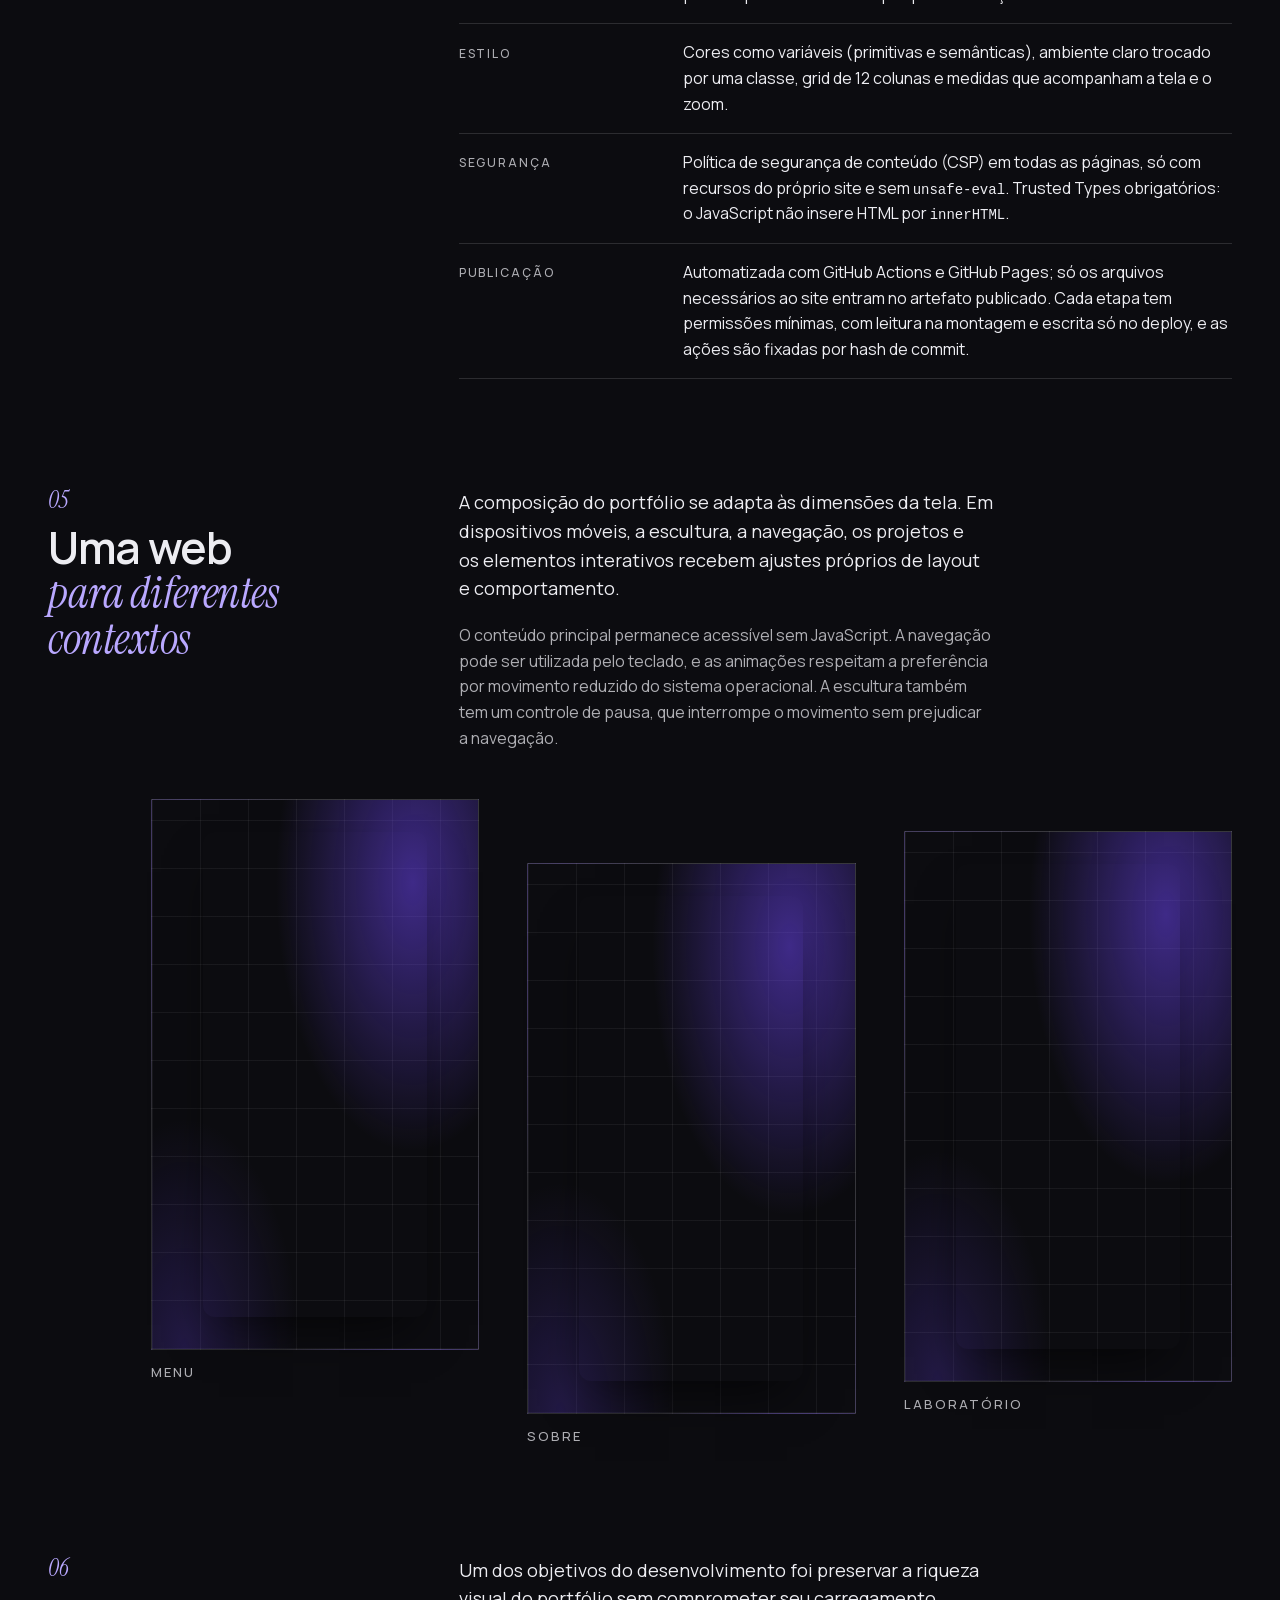
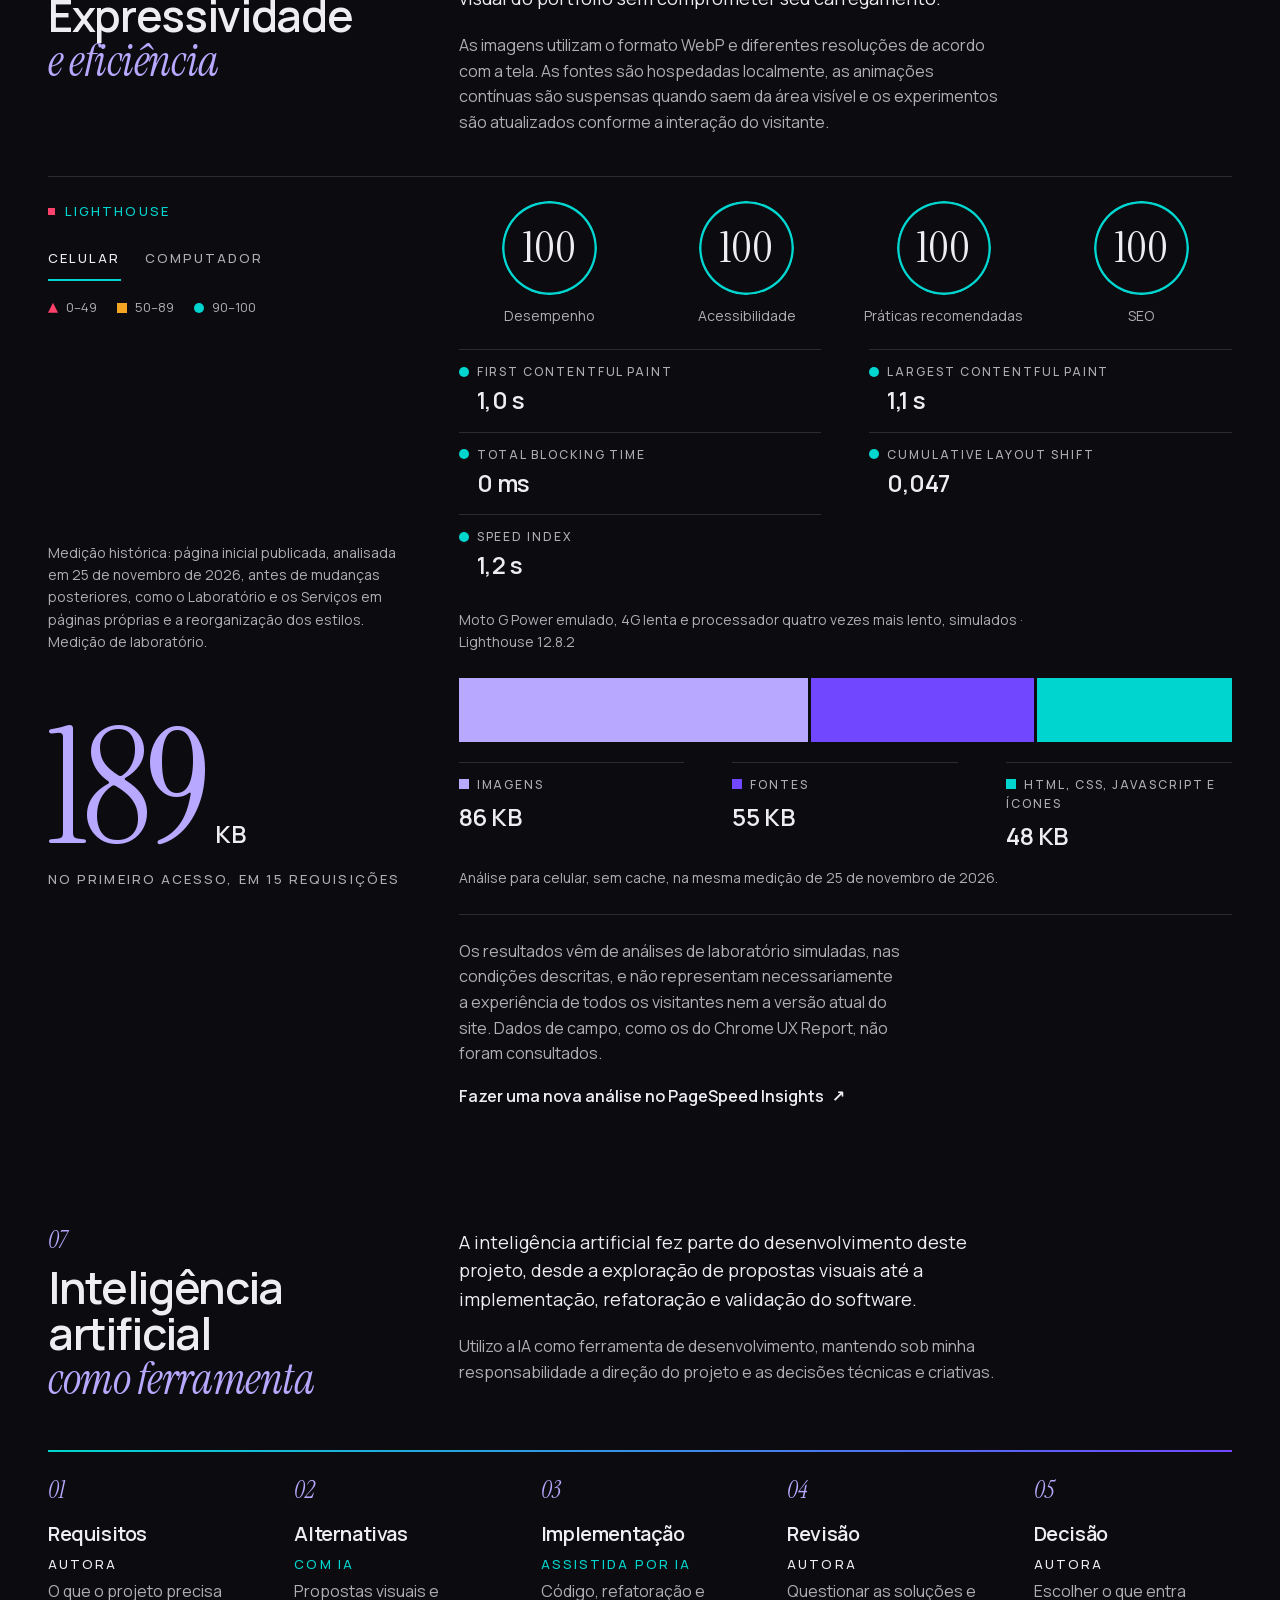
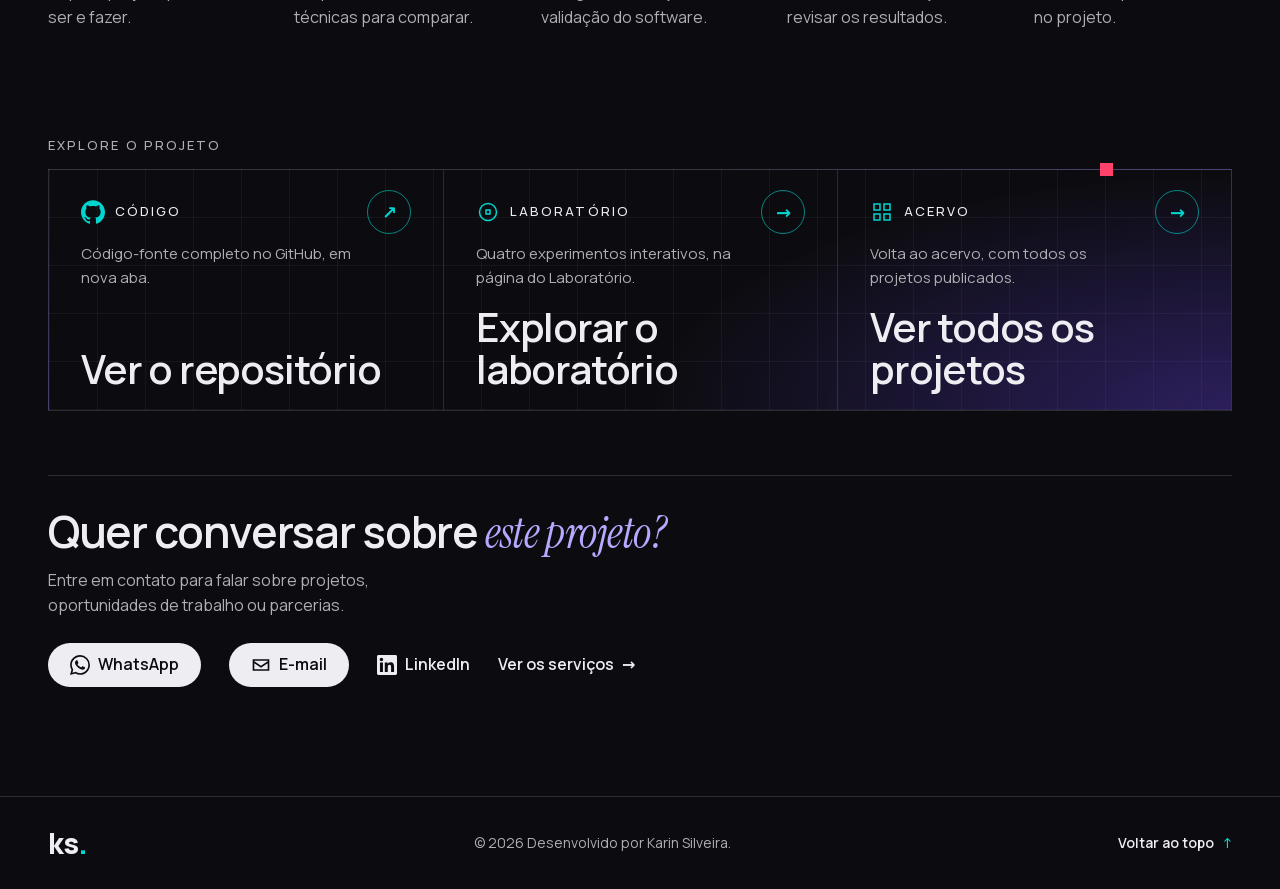
<file: projetos/spectrum/index.html>
<!doctype html>
<html lang="pt-BR">
  <head>
    <meta charset="utf-8">
    <meta name="viewport" content="width=device-width, initial-scale=1">
    <meta http-equiv="Content-Security-Policy" content="default-src 'none'; script-src 'self'; style-src 'self'; style-src-attr 'unsafe-inline'; img-src 'self'; font-src 'self'; base-uri 'none'; form-action 'none'; require-trusted-types-for 'script'; trusted-types 'none'; upgrade-insecure-requests">
    <title>Spectrum: portfólio de desenvolvimento web e programação criativa | Karin Silveira</title>
    <meta name="description" content="Estudo de caso do portfólio de Karin Silveira: desenvolvimento web e programação criativa com HTML, CSS, JavaScript e SVG, identidade visual própria, desempenho medido e uso de IA como ferramenta.">
    <link rel="canonical" href="https://pandamnio.github.io/karin-silveira-dev/projetos/spectrum/">
    <meta property="og:type" content="website">
    <meta property="og:locale" content="pt_BR">
    <meta property="og:site_name" content="Karin Silveira">
    <meta property="og:title" content="Spectrum: portfólio de desenvolvimento web e programação criativa | Karin Silveira">
    <meta property="og:description" content="Estudo de caso do portfólio de Karin Silveira: desenvolvimento web e programação criativa com HTML, CSS, JavaScript e SVG, identidade visual própria, desempenho medido e uso de IA como ferramenta.">
    <meta property="og:url" content="https://pandamnio.github.io/karin-silveira-dev/projetos/spectrum/">
    <meta property="og:image" content="https://pandamnio.github.io/karin-silveira-dev/assets/share/spectrum.jpg">
    <meta property="og:image:width" content="1200">
    <meta property="og:image:height" content="630">
    <meta property="og:image:alt" content="A página inicial do portfólio no desktop e no celular, com a escultura em grade, Aqua e Ultraviolet, ao lado do título do estudo de caso.">
    <meta name="twitter:card" content="summary_large_image">
    <meta name="twitter:title" content="Spectrum: portfólio de desenvolvimento web e programação criativa | Karin Silveira">
    <meta name="twitter:description" content="Estudo de caso do portfólio de Karin Silveira: desenvolvimento web e programação criativa com HTML, CSS, JavaScript e SVG, identidade visual própria, desempenho medido e uso de IA como ferramenta.">
    <meta name="twitter:image" content="https://pandamnio.github.io/karin-silveira-dev/assets/share/spectrum.jpg">
    <meta name="twitter:image:alt" content="A página inicial do portfólio no desktop e no celular, com a escultura em grade, Aqua e Ultraviolet, ao lado do título do estudo de caso.">
    <meta name="theme-color" content="#0c0c10">
    <link rel="icon" href="../../assets/favicon.svg" type="image/svg+xml">
    <link rel="apple-touch-icon" href="../../assets/apple-touch-icon.png">
    <link rel="stylesheet" href="../../styles/global.css">
    <link rel="stylesheet" href="../../styles/shared.css">
    <link rel="stylesheet" href="../../styles/case.css">
    <script type="application/ld+json">
    {
      "@context": "https://schema.org",
      "@graph": [
        {
          "@type": "WebPage",
          "url": "https://pandamnio.github.io/karin-silveira-dev/projetos/spectrum/",
          "inLanguage": "pt-BR",
          "isPartOf": {
            "@id": "https://pandamnio.github.io/karin-silveira-dev/#site"
          },
          "author": {
            "@id": "https://pandamnio.github.io/karin-silveira-dev/#karin-silveira"
          },
          "primaryImageOfPage": {
            "@type": "ImageObject",
            "url": "https://pandamnio.github.io/karin-silveira-dev/assets/share/spectrum.jpg",
            "width": 1200,
            "height": 630
          }
        },
        {
          "@type": "BreadcrumbList",
          "itemListElement": [
            {
              "@type": "ListItem",
              "position": 1,
              "name": "Início",
              "item": "https://pandamnio.github.io/karin-silveira-dev/"
            },
            {
              "@type": "ListItem",
              "position": 2,
              "name": "Acervo de projetos",
              "item": "https://pandamnio.github.io/karin-silveira-dev/projetos/"
            },
            {
              "@type": "ListItem",
              "position": 3,
              "name": "Spectrum — Portfólio profissional",
              "item": "https://pandamnio.github.io/karin-silveira-dev/projetos/spectrum/"
            }
          ]
        }
      ]
    }
    </script>
    <script type="module" src="../../scripts/nav.js"></script>
  </head>
  <body>
    <a class="skip-link" href="#conteudo">Pular para o conteúdo principal</a>

    <header id="topo" class="site-header">
      <a class="signature" href="../../" aria-label="ks. — Karin Silveira, página inicial">ks<span>.</span></a>
      <nav aria-label="Principal">
        <ul role="list">
          <li><a href="../" aria-current="true">Projetos</a></li>
          <li><a href="../../#sobre">Sobre</a></li>
          <li><a href="../../servicos/">Serviços</a></li>
          <li><a href="../../laboratorio/">Laboratório</a></li>
          <li><a href="../../#contato">Contato</a></li>
          <li><a href="../../curriculo/">Currículo</a></li>
        </ul>
      </nav>
    </header>

    <main id="conteudo" class="case ambient project-spectrum">
      <div class="case-intro grid-12">
        <p class="back"><a href="../"><span aria-hidden="true">←</span> Acervo de projetos</a></p>
        <p class="eyebrow">Projeto autoral · Design e desenvolvimento</p>
        <h1 class="page-title">Spectrum <span class="voice">portfólio profissional</span></h1>
        <div class="case-summary">
          <p class="lead">Desenvolvimento web e programação criativa.</p>
          <p>Desenvolvi este portfólio para reunir minha trajetória profissional, apresentar meus projetos e explorar as possibilidades visuais da programação. O site foi construído com HTML, CSS, JavaScript e SVG, sem frameworks ou bibliotecas externas.</p>
          <ul class="actions" role="list">
            <li>
              <a class="button" href="https://github.com/PandaMnio/karin-silveira-dev" target="_blank" rel="noopener">
                <svg width="24" height="24" aria-hidden="true" focusable="false"><use href="../../assets/icons/social.svg#github"></use></svg>
                Ver o repositório <span class="visually-hidden">(abre em nova aba)</span>
              </a>
            </li>
            <li><a class="link" href="../../laboratorio/">Explorar o laboratório <span aria-hidden="true">→</span></a></li>
          </ul>
        </div>
        <div class="stage stage-spectrum case-stage">
          <img class="stage-desktop" src="../../assets/images/spectrum/desktop-inicio-960.webp" srcset="../../assets/images/spectrum/desktop-inicio-640.webp 640w, ../../assets/images/spectrum/desktop-inicio-960.webp 960w, ../../assets/images/spectrum/desktop-inicio-1440.webp 1440w" sizes="(min-width: 56rem) 44vw, 62vw" width="1440" height="900" fetchpriority="high" decoding="async" alt="Abertura do portfólio no desktop: o nome Karin Silveira à esquerda e, à direita, a escultura de uma fita que passa de grade a um gradiente Aqua e Ultraviolet, envolvida por uma órbita.">
          <img class="stage-mobile" src="../../assets/images/spectrum/mobile-inicio-390.webp" srcset="../../assets/images/spectrum/mobile-inicio-390.webp 390w, ../../assets/images/spectrum/mobile-inicio-780.webp 780w" sizes="(min-width: 56rem) 12vw, 17vw" width="780" height="1688" decoding="async" alt="A mesma abertura no celular, com o nome e o texto no topo e a escultura ancorada na base.">
        </div>
        <dl class="case-facts">
          <div><dt>Formato</dt><dd>Site multipágina</dd></div>
          <div><dt>Autoria</dt><dd>Direção de arte, design e desenvolvimento</dd></div>
          <div>
            <dt>Tecnologias</dt>
            <dd class="case-tech">
              <svg width="24" height="24" aria-hidden="true" focusable="false"><use href="../../assets/icons/tech.svg#html"></use></svg>
              <svg width="24" height="24" aria-hidden="true" focusable="false"><use href="../../assets/icons/tech.svg#css"></use></svg>
              <svg width="24" height="24" aria-hidden="true" focusable="false"><use href="../../assets/icons/tech.svg#javascript"></use></svg>
              HTML, CSS e JavaScript
            </dd>
          </div>
          <div><dt>Dependências</dt><dd>Nenhuma</dd></div>
          <div><dt>Publicação</dt><dd>GitHub Pages, via GitHub Actions</dd></div>
        </dl>
        <nav class="case-toc" aria-labelledby="neste-estudo">
          <p id="neste-estudo" class="label">Neste estudo</p>
          <ol role="list">
            <li><a href="#proposito"><span class="index" aria-hidden="true">01</span>Propósito</a></li>
            <li><a href="#identidade"><span class="index" aria-hidden="true">02</span>Identidade</a></li>
            <li><a href="#materia"><span class="index" aria-hidden="true">03</span>Escultura</a></li>
            <li><a href="#engenharia"><span class="index" aria-hidden="true">04</span>Engenharia</a></li>
            <li><a href="#contextos"><span class="index" aria-hidden="true">05</span>Contextos de uso</a></li>
            <li><a href="#desempenho"><span class="index" aria-hidden="true">06</span>Desempenho</a></li>
            <li><a href="#ia"><span class="index" aria-hidden="true">07</span>Uso de IA</a></li>
          </ol>
        </nav>
      </div>

      <section class="case-chapter case-purpose grid-12" aria-labelledby="proposito">
        <div class="case-heading">
          <p class="index" aria-hidden="true">01</p>
          <h2 id="proposito">Entre estrutura <span class="voice">e expressão</span></h2>
        </div>
        <div class="case-text">
          <p>O desafio deste projeto foi reunir um currículo digital, uma apresentação de serviços e um portfólio autoral em um mesmo site, sem que uma dessas finalidades se sobrepusesse às demais.</p>
          <p>Os estudos de caso mostram os projetos além da aparência, com as tecnologias, as decisões e os resultados de cada um. O laboratório completa a proposta com experimentos para explorar no navegador.</p>
        </div>
        <div class="case-purposes">
          <h3 class="label case-label">Três finalidades</h3>
          <dl class="case-spec">
            <div><dt>Identidade profissional</dt><dd>O nome e o posicionamento abrem a página; o retrato e a forma de trabalhar aparecem no Sobre.</dd></div>
            <div><dt>Currículo digital</dt><dd>Experiência, formação, capacidades, mentoria e eventos, a partir de informações confirmadas, em uma página própria que pode ser salva em PDF.</dd></div>
            <div><dt>Oportunidades comerciais</dt><dd>Uma página para os serviços, com quatro frentes de atuação, contato direto por WhatsApp e e-mail e um convite à conversa ao fim de cada página interna.</dd></div>
          </dl>
        </div>
        <figure class="shot shot-services">
          <div class="shot-frame stage-spectrum">
            <img src="../../assets/images/spectrum/desktop-servicos-1240.webp" srcset="../../assets/images/spectrum/desktop-servicos-640.webp 640w, ../../assets/images/spectrum/desktop-servicos-1240.webp 1240w" sizes="(min-width: 56rem) 56vw, 84vw" width="1240" height="775" loading="lazy" decoding="async" alt="Abertura da página Serviços no desktop: o título “Do conceito à publicação.” em duas vozes, um resumo, o botão Conversar sobre um projeto e, à direita, uma composição de grade, moldura, órbita e cápsula de fluxo sobre um fundo violeta.">
          </div>
          <figcaption>Serviços: página própria, com a chamada à conversa já na abertura e as frentes de atuação logo abaixo.</figcaption>
        </figure>
      </section>

      <section class="case-chapter case-identity case-brand grid-12" aria-labelledby="identidade">
        <div class="case-heading">
          <p class="index" aria-hidden="true">02</p>
          <h2 id="identidade">Identidade <span class="voice">Spectrum</span></h2>
        </div>
        <div class="case-text">
          <p>A identidade visual parte do conceito Construção &amp; Fluxo. Elementos geométricos, grades e alinhamentos contrastam com formas orgânicas, curvas e movimento.</p>
          <p>Obsidian e Porcelain compõem as superfícies escuras e claras do site. Ultraviolet, Aqua e Pulse aparecem em elementos gráficos, interações e pontos de destaque, com variações de tom quando o contraste do texto exige.</p>
        </div>

        <figure class="spectrum-palette">
          <h3 class="label case-label">Paleta</h3>
          <div class="spectrum-bar" aria-hidden="true"><span style="--share: 60; --swatch: var(--color-obsidian)"></span><span style="--share: 25; --swatch: var(--color-porcelain)"></span><span style="--share: 8; --swatch: var(--color-ultraviolet)"></span><span style="--share: 4; --swatch: var(--color-aqua)"></span><span style="--share: 3; --swatch: var(--color-pulse)"></span></div>
          <ul class="spectrum-legend" role="list">
            <li style="--swatch: var(--color-obsidian)"><span class="legend-name">Obsidian <code>#0C0C10</code></span><span class="legend-share">60%</span><span class="legend-role">Superfícies e profundidade</span><small>16,73:1 sobre Porcelain · AAA</small></li>
            <li style="--swatch: var(--color-porcelain)"><span class="legend-name">Porcelain <code>#EDEDF2</code></span><span class="legend-share">25%</span><span class="legend-role">Texto no escuro e ambientes claros</span><small>16,73:1 sobre Obsidian · AAA</small></li>
            <li style="--swatch: var(--color-ultraviolet)"><span class="legend-name">Ultraviolet <code>#7148FF</code></span><span class="legend-share">8%</span><span class="legend-role">Assinatura</span><small>3,79:1 sobre Obsidian</small><small>4,42:1 sobre Porcelain</small></li>
            <li style="--swatch: var(--color-aqua)"><span class="legend-name">Aqua <code>#00D6CF</code></span><span class="legend-share">4%</span><span class="legend-role">Interação e fluxo</span><small>10,71:1 sobre Obsidian · AAA</small><small>1,56:1 sobre Porcelain</small></li>
            <li style="--swatch: var(--color-pulse)"><span class="legend-name">Pulse <code>#FF426C</code></span><span class="legend-share">3%</span><span class="legend-role">Tensão pontual</span><small>5,81:1 sobre Obsidian · AA</small><small>2,88:1 sobre Porcelain</small></li>
          </ul>
          <figcaption>Proporção de referência: um guia de equilíbrio, não uma cota. Para texto sobre Porcelain, o Ultraviolet cede lugar ao tom profundo #5D3CCF, com 5,97:1 (AA).</figcaption>
        </figure>

        <div class="spectrum-type">
          <h3 class="label case-label">Tipografia</h3>
          <p class="spectrum-specimen" aria-hidden="true">Construção <span class="voice">&amp; Fluxo</span></p>
          <dl class="case-type">
            <div><dt>Estrutura · sem serifa</dt><dd>Manrope, de 200 a 800, na maior parte da interface</dd></div>
            <div><dt>Expressão · serifa</dt><dd>Instrument Serif, regular e itálico, na segunda voz dos títulos</dd></div>
          </dl>
        </div>

        <div class="spectrum-forms">
          <h3 class="label case-label">Formas</h3>
          <ul role="list">
            <li><svg viewBox="0 0 48 48" aria-hidden="true" focusable="false"><path class="form-line" d="M4 16H44M4 32H44M16 4V44M32 4V44"/></svg>Grade</li>
            <li><svg viewBox="0 0 48 48" aria-hidden="true" focusable="false"><path class="form-line" d="M6 16V6H16M32 6H42V16M42 32V42H32M16 42H6V32"/></svg>Moldura</li>
            <li><svg viewBox="0 0 48 48" aria-hidden="true" focusable="false"><circle class="form-line" cx="24" cy="24" r="18"/></svg>Órbita</li>
            <li><svg viewBox="0 0 48 48" aria-hidden="true" focusable="false"><defs><linearGradient id="form-flow" x1="0" y1="0" x2="0" y2="1"><stop offset="0" stop-color="#00d6cf"/><stop offset="0.6" stop-color="#7148ff"/></linearGradient></defs><rect fill="url(#form-flow)" x="17" y="3" width="14" height="42" rx="7"/></svg>Cápsula de fluxo</li>
            <li><svg viewBox="0 0 48 48" aria-hidden="true" focusable="false"><rect class="form-accent" x="18" y="18" width="12" height="12"/></svg>Acento</li>
          </ul>
        </div>

        <figure class="shot shot-about">
          <div class="shot-frame">
            <img src="../../assets/images/spectrum/desktop-sobre-1240.webp" srcset="../../assets/images/spectrum/desktop-sobre-640.webp 640w, ../../assets/images/spectrum/desktop-sobre-1240.webp 1240w" sizes="(min-width: 56rem) 50vw, 84vw" width="1240" height="775" loading="lazy" decoding="async" alt="Seção Sobre em Porcelain: o título “Construir com precisão, criar com liberdade.”, com a segunda linha em serifa itálica, e o retrato de Karin Silveira cercado por uma órbita, uma moldura, uma cápsula de fluxo, um painel de grade e o acento Pulse.">
          </div>
          <figcaption>No Sobre, as formas cercam o retrato sem tocá-lo: a fotografia permanece intacta.</figcaption>
        </figure>

        <div class="case-text case-contexts-text">
          <h3 class="label case-label">Em cada página</h3>
          <p>Os fundamentos visuais permanecem os mesmos, enquanto a composição se adapta ao conteúdo: na homepage, os elementos gráficos e o movimento fazem parte da apresentação; no acervo, a composição favorece a consulta dos projetos, com filtro por categoria; no laboratório, uma superfície em verde-petróleo, derivada do Aqua, envolve os experimentos, que mantêm as cores originais de seus palcos; nos estudos de caso, o layout ganha caráter editorial, com espaço para imagens, informações técnicas e resultados.</p>
          <p>Cada projeto também pode apresentar sua própria identidade visual sem perder a conexão com o restante do portfólio.</p>
        </div>

        <figure class="spectrum-contexts">
          <ul role="list">
            <li>
              <div class="shot-frame">
                <img src="../../assets/images/spectrum/desktop-inicio-960.webp" srcset="../../assets/images/spectrum/desktop-inicio-640.webp 640w, ../../assets/images/spectrum/desktop-inicio-960.webp 960w" sizes="(min-width: 56rem) 28vw, 46vw" width="1440" height="900" loading="lazy" decoding="async" alt="Abertura da homepage: o nome Karin Silveira à esquerda e a escultura em grade, Aqua e Ultraviolet, ocupando a área à direita.">
              </div>
              <p>Homepage · apresentação</p>
            </li>
            <li>
              <div class="shot-frame">
                <img src="../../assets/images/spectrum/contexto-acervo-960.webp" srcset="../../assets/images/spectrum/contexto-acervo-640.webp 640w, ../../assets/images/spectrum/contexto-acervo-960.webp 960w" sizes="(min-width: 56rem) 28vw, 46vw" width="1440" height="900" loading="lazy" decoding="async" alt="Abertura do acervo: o título Acervo de projetos, os filtros Todos, Projetos em destaque e Sites institucionais e, abaixo, o início dos cartões do Spectrum e do site de página única.">
              </div>
              <p>Acervo · consulta</p>
            </li>
            <li>
              <div class="shot-frame">
                <img src="../../assets/images/spectrum/contexto-laboratorio-960.webp" srcset="../../assets/images/spectrum/contexto-laboratorio-640.webp 640w, ../../assets/images/spectrum/contexto-laboratorio-960.webp 960w" sizes="(min-width: 56rem) 28vw, 46vw" width="1440" height="900" loading="lazy" decoding="async" alt="Abertura do laboratório: o título Laboratório criativo e um texto de apresentação sobre um fundo verde-petróleo, acima do palco escuro do primeiro experimento, com a grade que vira correntes.">
              </div>
              <p>Laboratório · experimentação</p>
            </li>
            <li>
              <div class="shot-frame">
                <img src="../../assets/images/spectrum/contexto-estudo-960.webp" srcset="../../assets/images/spectrum/contexto-estudo-640.webp 640w, ../../assets/images/spectrum/contexto-estudo-960.webp 960w" sizes="(min-width: 56rem) 28vw, 46vw" width="1440" height="900" loading="lazy" decoding="async" alt="Abertura do estudo de caso Single page com agendamento online: título grande, resumo e a captura do projeto em azul-petróleo e bronze.">
              </div>
              <p>Estudo de caso · editorial</p>
            </li>
          </ul>
        </figure>
      </section>

      <section class="case-chapter case-matter grid-12" aria-labelledby="materia">
        <div class="case-heading">
          <p class="index" aria-hidden="true">03</p>
          <h2 id="materia">Código <span class="voice">como matéria</span></h2>
        </div>
        <div class="case-text">
          <p>A escultura apresentada na abertura do portfólio foi desenvolvida por meio de programação. Sua forma é definida por uma curva de Bézier tridimensional, a partir da qual são calculadas a largura, a torção, a perspectiva e a iluminação de uma fita geométrica.</p>
          <p>A geometria é gerada durante o desenvolvimento e incorporada à página em formato SVG. Dessa forma, o navegador não precisa recalcular a escultura a cada visita, ficando responsável pela renderização, pelas animações e pelas interações.</p>
        </div>
        <figure class="spectrum-diagram">
          <svg viewBox="0 0 680 440" aria-hidden="true" focusable="false"><path class="diagram-control" d="M40.0 300.0L250.0 400.0L640.0 230.0L330.0 40.0"/><path class="diagram-edge" d="M64.9 247.6L81.5 255.7L99.4 262.6L118.5 268.3L138.7 272.7L159.6 275.8L181.0 277.6L202.7 278.1L224.4 277.4L245.8 275.5L266.9 272.5L287.4 269.0L307.8 266.4L328.7 265.7L350.7 267.1L374.1 269.4L398.3 270.4L422.1 267.8L443.6 259.7L461.0 246.0L473.2 227.5L479.8 206.0L481.4 183.2L478.0 160.2L469.2 138.2L455.7 117.9L438.4 99.2L417.9 81.5L394.3 64.2L367.5 46.5L337.3 28.1"/><path class="diagram-edge" d="M15.1 352.4L41.7 362.5L68.9 370.4L96.5 376.0L124.3 379.7L152.3 381.5L180.1 381.6L207.8 380.0L235.1 376.9L261.8 372.2L287.9 366.0L313.0 357.8L336.3 346.4L356.9 330.8L373.6 310.9L385.9 288.1L393.9 264.6L398.4 243.0L401.0 225.1L403.1 211.2L405.3 200.7L407.7 191.7L409.4 182.8L409.7 173.0L408.9 161.0L405.8 146.5L399.1 129.5L387.9 110.8L371.6 91.1L349.9 71.3L322.7 51.9"/><path class="diagram-grid" d="M64.9 247.6L15.1 352.4"/><path class="diagram-grid" d="M81.5 255.7L41.7 362.5"/><path class="diagram-grid" d="M99.4 262.6L68.9 370.4"/><path class="diagram-grid" d="M118.5 268.3L96.5 376.0"/><path class="diagram-grid" d="M138.7 272.7L124.3 379.7"/><path class="diagram-grid" d="M159.6 275.8L152.3 381.5"/><path class="diagram-grid" d="M181.0 277.6L180.1 381.6"/><path class="diagram-grid" d="M202.7 278.1L207.8 380.0"/><path class="diagram-grid" d="M224.4 277.4L235.1 376.9"/><path class="diagram-grid" d="M245.8 275.5L261.8 372.2"/><path class="diagram-grid" d="M266.9 272.5L287.9 366.0"/><path class="diagram-grid" d="M287.4 269.0L313.0 357.8"/><path class="diagram-grid" d="M307.8 266.4L336.3 346.4"/><path class="diagram-grid" d="M328.7 265.7L356.9 330.8"/><path class="diagram-grid" d="M350.7 267.1L373.6 310.9"/><path class="diagram-grid" d="M374.1 269.4L385.9 288.1"/><path stroke="rgb(1 212 208)" d="M398.3 270.4L393.9 264.6"/><path stroke="rgb(5 207 209)" d="M422.1 267.8L398.4 243.0"/><path stroke="rgb(12 199 212)" d="M443.6 259.7L401.0 225.1"/><path stroke="rgb(20 189 215)" d="M461.0 246.0L403.1 211.2"/><path stroke="rgb(29 177 219)" d="M473.2 227.5L405.3 200.7"/><path stroke="rgb(40 164 224)" d="M479.8 206.0L407.7 191.7"/><path stroke="rgb(51 150 229)" d="M481.4 183.2L409.4 182.8"/><path stroke="rgb(62 136 233)" d="M478.0 160.2L409.7 173.0"/><path stroke="rgb(73 122 238)" d="M469.2 138.2L408.9 161.0"/><path stroke="rgb(84 109 243)" d="M455.7 117.9L405.8 146.5"/><path stroke="rgb(93 97 247)" d="M438.4 99.2L399.1 129.5"/><path stroke="rgb(101 87 250)" d="M417.9 81.5L387.9 110.8"/><path stroke="rgb(108 79 253)" d="M394.3 64.2L371.6 91.1"/><path stroke="rgb(112 74 254)" d="M367.5 46.5L349.9 71.3"/><path stroke="rgb(113 72 255)" d="M337.3 28.1L322.7 51.9"/><path class="diagram-axis" d="M40.0 300.0L50.6 304.8L61.6 309.1L72.7 313.0L84.1 316.5L95.7 319.5L107.5 322.2L119.5 324.4L131.5 326.2L143.7 327.6L155.9 328.7L168.2 329.3L180.6 329.6L192.9 329.5L205.2 329.1L217.5 328.3L229.7 327.1L241.8 325.7L253.8 323.8L265.7 321.7L277.4 319.3L288.9 316.5L300.2 313.4L311.3 310.1L322.1 306.4L332.6 302.5L342.8 298.2L352.7 293.8L362.2 289.0L371.3 284.0L380.0 278.8L388.3 273.3L396.1 267.5L403.4 261.6L410.3 255.4L416.6 249.0L422.3 242.4L427.5 235.6L432.0 228.6L436.0 221.4L439.3 214.1L441.9 206.5L443.8 198.8L444.9 191.0L445.4 183.0L445.0 174.8L443.8 166.6L441.9 158.1L439.0 149.6L435.3 140.9L430.7 132.2L425.2 123.3L418.8 114.3L411.3 105.3L402.9 96.1L393.4 86.9L382.9 77.7L371.4 68.3L358.7 58.9L344.9 49.5L330.0 40.0"/><circle class="diagram-point" cx="40" cy="300" r="5"/><text x="52" y="288">p0</text><circle class="diagram-point" cx="250" cy="400" r="5"/><text x="262" y="390">p1</text><circle class="diagram-point" cx="640" cy="230" r="5"/><text x="652" y="218">p2</text><circle class="diagram-point" cx="330" cy="40" r="5"/><text x="342" y="28">p3</text><rect class="diagram-accent" x="385.2" y="263.4" width="14" height="14" transform="rotate(45 392.2 270.4)"/></svg>
          <figcaption>Esquema simplificado: o eixo da fita é uma curva de Bézier com quatro pontos de controle, e a seção gira meia volta ao longo dele, passando da grade ao fluxo.</figcaption>
        </figure>
        <div class="case-text case-lab-text">
          <h3 class="label case-label">No laboratório</h3>
          <p>O mesmo núcleo matemático é carregado no laboratório, onde a escultura passa a ser recalculada no navegador. No experimento Forma &amp; Espaço, o visitante ajusta torção, curvatura, largura, malha, perspectiva, luz e cores, e pode exportar o resultado em SVG.</p>
          <p>Os outros três experimentos exploram a programação criativa de outras formas: transformam uma grade geométrica, manipulam fontes de luz colorida e alteram as proporções de uma composição tipográfica.</p>
        </div>
        <figure class="shot shot-lab">
          <div class="shot-frame stage-spectrum">
            <img src="../../assets/images/spectrum/desktop-lab-1240.webp" srcset="../../assets/images/spectrum/desktop-lab-640.webp 640w, ../../assets/images/spectrum/desktop-lab-1240.webp 1240w" sizes="(min-width: 56rem) 64vw, 84vw" width="1240" height="775" loading="lazy" decoding="async" alt="Experimento 04, Forma e Espaço, no desktop: à esquerda, a escultura da abertura recalculada no navegador, em um palco escuro; à direita, o título, a descrição e os controles de torção, curvatura, largura, densidade da malha e perspectiva, sobre o fundo verde-petróleo do laboratório.">
          </div>
          <figcaption>Experimento 04: a escultura da abertura, com seus parâmetros expostos.</figcaption>
        </figure>
      </section>

      <section class="case-chapter case-engineering grid-12" aria-labelledby="engenharia">
        <div class="case-heading">
          <p class="index" aria-hidden="true">04</p>
          <h2 id="engenharia">Engenharia <span class="voice">por trás da experiência</span></h2>
        </div>
        <div class="case-text">
          <p>A escolha por tecnologias nativas da web permitiu desenvolver todas as funcionalidades do portfólio sem recorrer a frameworks, bibliotecas externas ou ferramentas de compilação.</p>
          <p>Os estilos compartilhados concentram os fundamentos da identidade visual e os componentes reutilizados entre as páginas. O JavaScript é organizado de acordo com as responsabilidades de cada funcionalidade, como navegação, abertura animada, filtros do acervo e experimentos interativos.</p>
        </div>
        <ul class="case-figures" role="list">
          <li><span>0</span> dependências</li>
          <li><span>0</span> etapas de build</li>
          <li><span>2</span> folhas de estilo</li>
          <li><span>7</span> módulos JavaScript</li>
        </ul>
        <div class="case-decisions">
          <h3 class="label case-label">Decisões técnicas</h3>
          <dl class="case-spec">
            <div><dt>Estrutura</dt><dd>Cabeçalho e rodapé escritos em cada página e caminhos relativos, o que permite publicar o site em qualquer endereço.</dd></div>
            <div><dt>Estilo</dt><dd>Cores como variáveis (primitivas e semânticas), ambiente claro trocado por uma classe, grid de 12 colunas e medidas que acompanham a tela e o zoom.</dd></div>
            <div><dt>Segurança</dt><dd>Política de segurança de conteúdo (CSP) em todas as páginas, só com recursos do próprio site e sem <code>unsafe-eval</code>. Trusted Types obrigatórios: o JavaScript não insere HTML por <code>innerHTML</code>.</dd></div>
            <div><dt>Publicação</dt><dd>Automatizada com GitHub Actions e GitHub Pages; só os arquivos necessários ao site entram no artefato publicado. Cada etapa tem permissões mínimas, com leitura na montagem e escrita só no deploy, e as ações são fixadas por hash de commit.</dd></div>
          </dl>
        </div>
      </section>

      <section class="case-chapter case-contexts grid-12" aria-labelledby="contextos">
        <div class="case-heading">
          <p class="index" aria-hidden="true">05</p>
          <h2 id="contextos">Uma web <span class="voice">para diferentes contextos</span></h2>
        </div>
        <div class="case-text">
          <p>A composição do portfólio se adapta às dimensões da tela. Em dispositivos móveis, a escultura, a navegação, os projetos e os elementos interativos recebem ajustes próprios de layout e comportamento.</p>
          <p>O conteúdo principal permanece acessível sem JavaScript. A navegação pode ser utilizada pelo teclado, e as animações respeitam a preferência por movimento reduzido do sistema operacional. A escultura também tem um controle de pausa, que interrompe o movimento sem prejudicar a navegação.</p>
        </div>
        <figure class="shot shot-phones">
          <ul role="list">
            <li>
              <div class="shot-frame stage-spectrum">
                <img src="../../assets/images/spectrum/mobile-menu-390.webp" srcset="../../assets/images/spectrum/mobile-menu-390.webp 390w, ../../assets/images/spectrum/mobile-menu-780.webp 780w" sizes="(min-width: 56rem) 14vw, 40vw" width="780" height="1688" loading="lazy" decoding="async" alt="Menu aberto no celular: Projetos, Sobre, Serviços, Laboratório, Contato e Currículo, numerados de 01 a 06 em serifa itálica, sob um traço Aqua e Ultraviolet.">
              </div>
              <p>Menu</p>
            </li>
            <li>
              <div class="shot-frame stage-spectrum">
                <img src="../../assets/images/spectrum/mobile-sobre-390.webp" srcset="../../assets/images/spectrum/mobile-sobre-390.webp 390w, ../../assets/images/spectrum/mobile-sobre-780.webp 780w" sizes="(min-width: 56rem) 14vw, 40vw" width="780" height="1688" loading="lazy" decoding="async" alt="Seção Sobre no celular, em Porcelain, com o título, o retrato e as formas ao redor empilhados.">
              </div>
              <p>Sobre</p>
            </li>
            <li>
              <div class="shot-frame stage-spectrum">
                <img src="../../assets/images/spectrum/mobile-lab-390.webp" srcset="../../assets/images/spectrum/mobile-lab-390.webp 390w, ../../assets/images/spectrum/mobile-lab-780.webp 780w" sizes="(min-width: 56rem) 14vw, 40vw" width="780" height="1688" loading="lazy" decoding="async" alt="Laboratório no celular: o título e o texto de apresentação sobre o fundo verde-petróleo e, abaixo, o palco do Experimento 01 de borda a borda, com as correntes onduladas.">
              </div>
              <p>Laboratório</p>
            </li>
          </ul>
        </figure>
      </section>

      <section class="case-chapter case-performance grid-12" aria-labelledby="desempenho">
        <div class="case-heading">
          <p class="index" aria-hidden="true">06</p>
          <h2 id="desempenho">Expressividade <span class="voice">e eficiência</span></h2>
        </div>
        <div class="case-text">
          <p>Um dos objetivos do desenvolvimento foi preservar a riqueza visual do portfólio sem comprometer seu carregamento.</p>
          <p>As imagens utilizam o formato WebP e diferentes resoluções de acordo com a tela. As fontes são hospedadas localmente, as animações contínuas são suspensas quando saem da área visível e os experimentos são atualizados conforme a interação do visitante.</p>
        </div>
        <div class="psi">
          <div class="psi-head">
            <h3 class="label case-label">Lighthouse</h3>
            <fieldset class="psi-switch">
              <legend class="visually-hidden">Dispositivo analisado</legend>
              <label class="label"><input type="radio" name="psi-device" value="mobile" checked> Celular</label>
              <label class="label"><input type="radio" name="psi-device" value="desktop"> Computador</label>
            </fieldset>
            <ul class="psi-legend" role="list" aria-label="Faixas de pontuação">
              <li class="psi-poor">0–49</li>
              <li class="psi-average">50–89</li>
              <li class="psi-good">90–100</li>
            </ul>
          </div>
          <div class="psi-panel psi-mobile">
            <ul class="psi-scores" role="list">
              <li class="psi-good" style="--score: 100"><span class="psi-gauge">100<span class="visually-hidden"> de 100</span></span> Desempenho</li>
              <li class="psi-good" style="--score: 100"><span class="psi-gauge">100<span class="visually-hidden"> de 100</span></span> Acessibilidade</li>
              <li class="psi-good" style="--score: 100"><span class="psi-gauge">100<span class="visually-hidden"> de 100</span></span> Práticas recomendadas</li>
              <li class="psi-good" style="--score: 100"><span class="psi-gauge">100<span class="visually-hidden"> de 100</span></span> SEO</li>
            </ul>
            <dl class="psi-metrics">
              <div class="psi-good"><dt>First Contentful Paint</dt><dd>1,0&nbsp;s</dd></div>
              <div class="psi-good"><dt>Largest Contentful Paint</dt><dd>1,1&nbsp;s</dd></div>
              <div class="psi-good"><dt>Total Blocking Time</dt><dd>0&nbsp;ms</dd></div>
              <div class="psi-good"><dt>Cumulative Layout Shift</dt><dd>0,047</dd></div>
              <div class="psi-good"><dt>Speed Index</dt><dd>1,2&nbsp;s</dd></div>
            </dl>
            <p class="psi-env">Moto G Power emulado, 4G lenta e processador quatro vezes mais lento, simulados · Lighthouse 12.8.2</p>
          </div>
          <div class="psi-panel psi-desktop">
            <ul class="psi-scores" role="list">
              <li class="psi-good" style="--score: 100"><span class="psi-gauge">100<span class="visually-hidden"> de 100</span></span> Desempenho</li>
              <li class="psi-good" style="--score: 100"><span class="psi-gauge">100<span class="visually-hidden"> de 100</span></span> Acessibilidade</li>
              <li class="psi-good" style="--score: 100"><span class="psi-gauge">100<span class="visually-hidden"> de 100</span></span> Práticas recomendadas</li>
              <li class="psi-good" style="--score: 100"><span class="psi-gauge">100<span class="visually-hidden"> de 100</span></span> SEO</li>
            </ul>
            <dl class="psi-metrics">
              <div class="psi-good"><dt>First Contentful Paint</dt><dd>0,3&nbsp;s</dd></div>
              <div class="psi-good"><dt>Largest Contentful Paint</dt><dd>0,3&nbsp;s</dd></div>
              <div class="psi-good"><dt>Total Blocking Time</dt><dd>0&nbsp;ms</dd></div>
              <div class="psi-good"><dt>Cumulative Layout Shift</dt><dd>0,001</dd></div>
              <div class="psi-good"><dt>Speed Index</dt><dd>0,4&nbsp;s</dd></div>
            </dl>
            <p class="psi-env">Área de trabalho emulada, conexão de 10&nbsp;Mbps simulada · Lighthouse 12.8.2</p>
          </div>
          <p class="psi-source">Medição histórica: página inicial publicada, analisada em 25 de novembro de 2026, antes de mudanças posteriores, como o Laboratório e os Serviços em páginas próprias e a reorganização dos estilos. Medição de laboratório.</p>
        </div>
        <p class="weight-total"><span class="weight-number">189</span> KB <span class="label">no primeiro acesso, em 15 requisições</span></p>
        <figure class="weight-chart">
          <div class="weight-bar" aria-hidden="true">
            <span style="--kb: 86"></span>
            <span style="--kb: 55"></span>
            <span style="--kb: 48"></span>
          </div>
          <dl class="weight-legend">
            <div><dt>Imagens</dt><dd>86 KB</dd></div>
            <div><dt>Fontes</dt><dd>55 KB</dd></div>
            <div><dt>HTML, CSS, JavaScript e ícones</dt><dd>48 KB</dd></div>
          </dl>
          <figcaption>Análise para celular, sem cache, na mesma medição de 25 de novembro de 2026.</figcaption>
        </figure>
        <div class="case-audit">
          <p>Os resultados vêm de análises de laboratório simuladas, nas condições descritas, e não representam necessariamente a experiência de todos os visitantes nem a versão atual do site. Dados de campo, como os do Chrome UX Report, não foram consultados.</p>
          <a class="link" href="https://pagespeed.web.dev/report?url=https%3A%2F%2Fpandamnio.github.io%2Fkarin-silveira-dev%2F" target="_blank" rel="noopener">Fazer uma nova análise no PageSpeed Insights <span aria-hidden="true">↗</span> <span class="visually-hidden">(abre em nova aba)</span></a>
        </div>
      </section>

      <section class="case-chapter case-ai grid-12" aria-labelledby="ia">
        <div class="case-heading">
          <p class="index" aria-hidden="true">07</p>
          <h2 id="ia">Inteligência artificial <span class="voice">como ferramenta</span></h2>
        </div>
        <div class="case-text">
          <p>A inteligência artificial fez parte do desenvolvimento deste projeto, desde a exploração de propostas visuais até a implementação, refatoração e validação do software.</p>
          <p>Utilizo a IA como ferramenta de desenvolvimento, mantendo sob minha responsabilidade a direção do projeto e as decisões técnicas e criativas.</p>
        </div>
        <ol class="case-process" role="list">
          <li><span class="index" aria-hidden="true">01</span><h3>Requisitos</h3><p class="label by-author">Autora</p><p>O que o projeto precisa ser e fazer.</p></li>
          <li><span class="index" aria-hidden="true">02</span><h3>Alternativas</h3><p class="label by-ai">Com IA</p><p>Propostas visuais e técnicas para comparar.</p></li>
          <li><span class="index" aria-hidden="true">03</span><h3>Implementação</h3><p class="label by-ai">Assistida por IA</p><p>Código, refatoração e validação do software.</p></li>
          <li><span class="index" aria-hidden="true">04</span><h3>Revisão</h3><p class="label by-author">Autora</p><p>Questionar as soluções e revisar os resultados.</p></li>
          <li><span class="index" aria-hidden="true">05</span><h3>Decisão</h3><p class="label by-author">Autora</p><p>Escolher o que entra no projeto.</p></li>
        </ol>
      </section>

      <section class="explore" aria-labelledby="explorar">
        <h2 id="explorar" class="label">Explore o projeto</h2>
        <ul role="list">
          <li>
            <p class="label explore-kind"><svg class="fill" viewBox="0 0 24 24" aria-hidden="true" focusable="false"><use href="../../assets/icons/social.svg#github"></use></svg> Código</p>
            <a href="https://github.com/PandaMnio/karin-silveira-dev" target="_blank" rel="noopener">Ver o repositório <span aria-hidden="true">↗</span> <span class="visually-hidden">(abre em nova aba)</span></a>
            <p class="explore-note">Código-fonte completo no GitHub, em nova aba.</p>
          </li>
          <li>
            <p class="label explore-kind"><svg viewBox="0 0 24 24" aria-hidden="true" focusable="false"><circle cx="12" cy="12" r="8.5"/><path d="M10 10h4v4h-4z"/></svg> Laboratório</p>
            <a href="../../laboratorio/">Explorar o laboratório <span aria-hidden="true">→</span></a>
            <p class="explore-note">Quatro experimentos interativos, na página do Laboratório.</p>
          </li>
          <li>
            <p class="label explore-kind"><svg viewBox="0 0 24 24" aria-hidden="true" focusable="false"><path d="M4 4h6v6H4zM14 4h6v6h-6zM4 14h6v6H4zM14 14h6v6h-6z"/></svg> Acervo</p>
            <a href="../">Ver todos os projetos <span aria-hidden="true">→</span></a>
            <p class="explore-note">Volta ao acervo, com todos os projetos publicados.</p>
          </li>
        </ul>
      </section>

      <section class="closing" aria-labelledby="conversa">
        <div>
          <h2 id="conversa">Quer conversar sobre <span class="voice">este projeto?</span></h2>
          <p>Entre em contato para falar sobre projetos, oportunidades de trabalho ou parcerias.</p>
        </div>
        <ul class="actions" role="list">
          <li><a class="button" href="https://wa.me/5554991311229?text=Ol%C3%A1%2C%20Karin%21%20Vi%20o%20estudo%20de%20caso%20do%20seu%20portf%C3%B3lio%20e%20gostaria%20de%20conversar." target="_blank" rel="noopener"><svg width="24" height="24" aria-hidden="true" focusable="false"><use href="../../assets/icons/social.svg#whatsapp"></use></svg>WhatsApp<span class="visually-hidden">(abre em nova aba)</span></a></li>
          <li><a class="button" href="mailto:kasilveira32@gmail.com?subject=Contato%20pelo%20portf%C3%B3lio"><svg width="24" height="24" aria-hidden="true" focusable="false"><use href="../../assets/icons/social.svg#email"></use></svg>E-mail</a></li>
          <li>
            <a class="link" href="https://www.linkedin.com/in/karin-silveira/" target="_blank" rel="noopener">
              <svg width="24" height="24" aria-hidden="true" focusable="false"><use href="../../assets/icons/social.svg#linkedin"></use></svg>
              LinkedIn <span class="visually-hidden">(abre em nova aba)</span>
            </a>
          </li>
          <li><a class="link" href="../../servicos/">Ver os serviços <span aria-hidden="true">→</span></a></li>
        </ul>
      </section>
    </main>

    <footer class="site-footer">
      <a class="signature" href="../../" aria-label="ks. — Karin Silveira, página inicial">ks<span>.</span></a>
      <p>© 2026 Desenvolvido por Karin Silveira.</p>
      <a class="link to-top" href="#topo">Voltar ao topo <span aria-hidden="true">↑</span></a>
    </footer>
  </body>
</html>
</file>
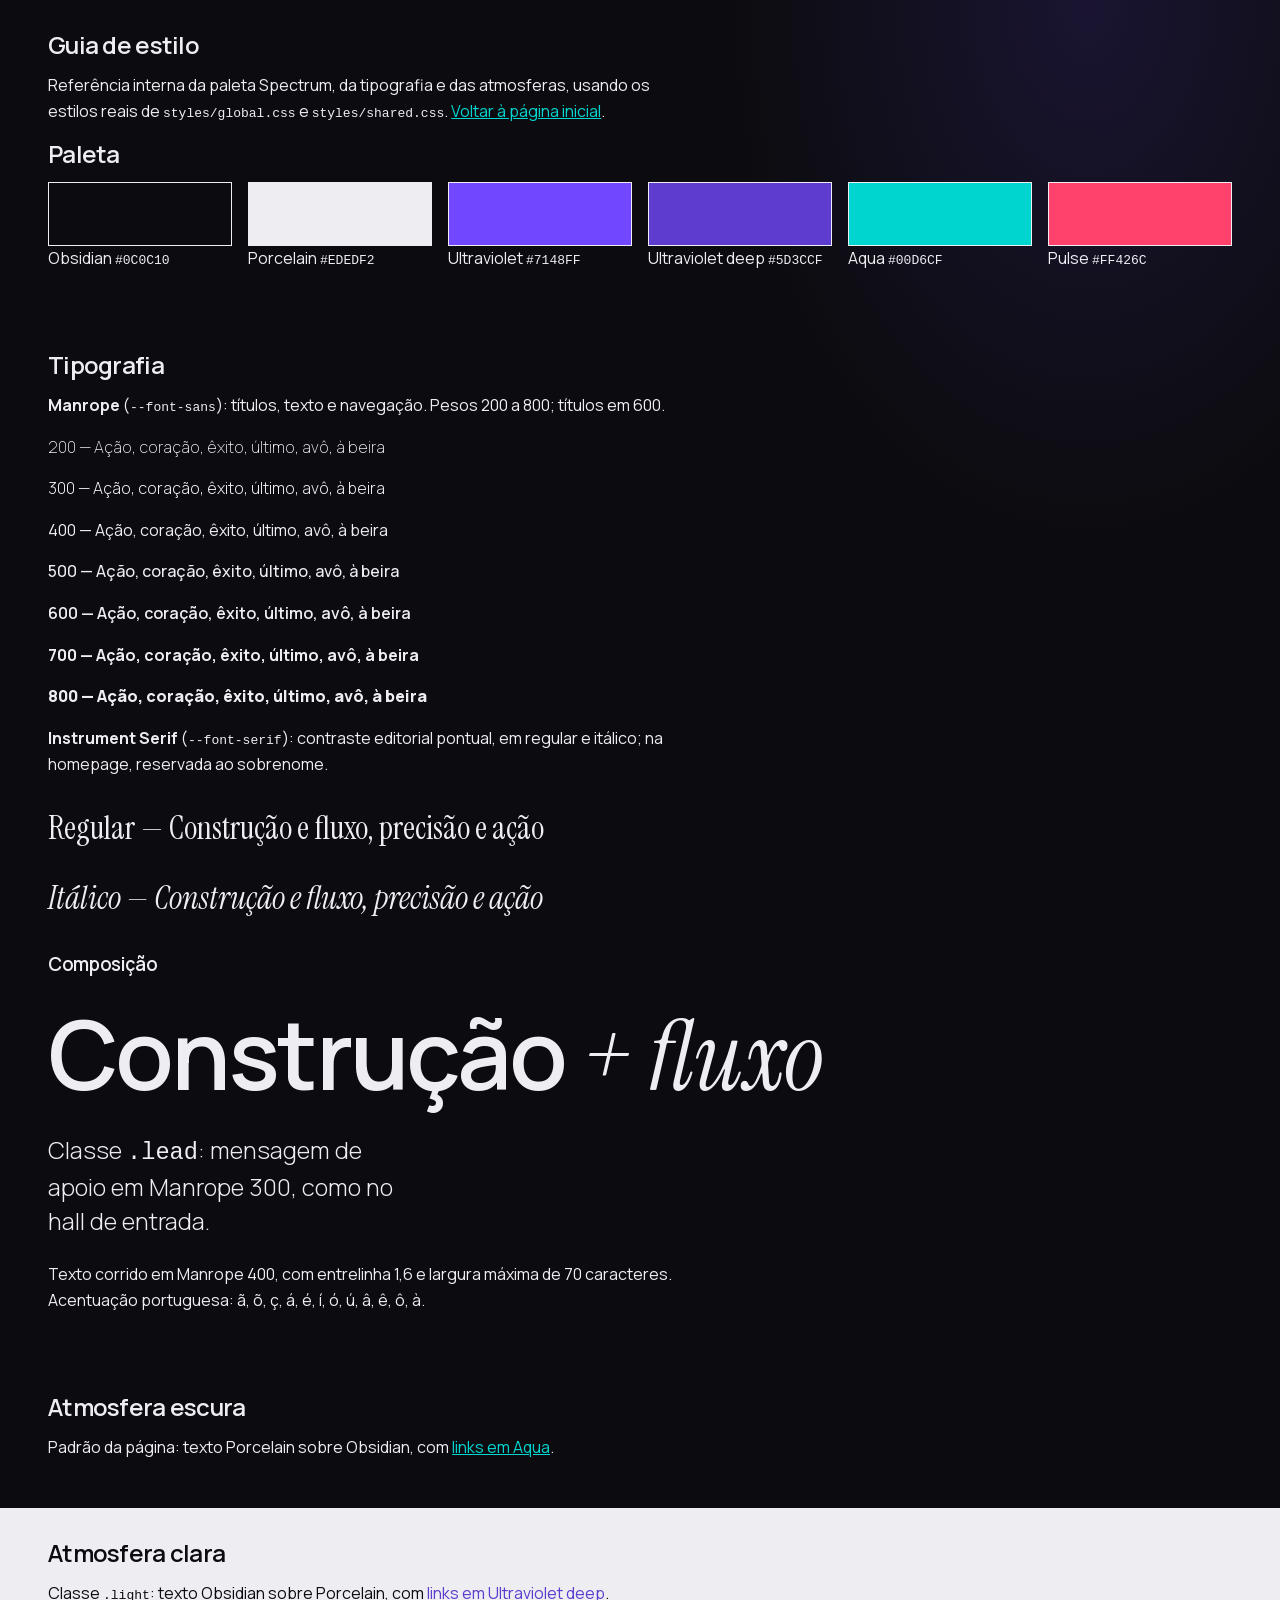
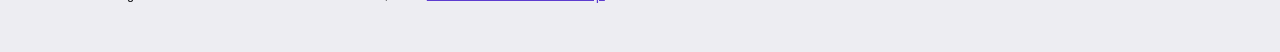
<file: docs/style-guide.html>
<!doctype html>
<html lang="pt-BR">
  <head>
    <meta charset="utf-8">
    <meta name="viewport" content="width=device-width, initial-scale=1">
    <meta name="robots" content="noindex">
    <title>Guia de estilo — Karin Silveira</title>
    <link rel="icon" href="data:,">
    <link rel="stylesheet" href="../styles/global.css">
    <link rel="stylesheet" href="../styles/shared.css">
    <style>
      .swatches {
        display: grid;
        grid-template-columns: repeat(auto-fill, minmax(10rem, 1fr));
        gap: 1rem;
        padding: 0;
        list-style: none;
      }

      .swatches span {
        display: block;
        block-size: 4rem;
        border: 1px solid var(--color-text);
      }
    </style>
  </head>
  <body>
    <main>
      <section>
        <h1>Guia de estilo</h1>
        <p>Referência interna da paleta Spectrum, da tipografia e das atmosferas, usando os estilos reais de <code>styles/global.css</code> e <code>styles/shared.css</code>. <a href="../index.html">Voltar à página inicial</a>.</p>

        <h2>Paleta</h2>
        <ul class="swatches">
          <li><span style="background: var(--color-obsidian)"></span>Obsidian <code>#0C0C10</code></li>
          <li><span style="background: var(--color-porcelain)"></span>Porcelain <code>#EDEDF2</code></li>
          <li><span style="background: var(--color-ultraviolet)"></span>Ultraviolet <code>#7148FF</code></li>
          <li><span style="background: var(--color-ultraviolet-deep)"></span>Ultraviolet deep <code>#5D3CCF</code></li>
          <li><span style="background: var(--color-aqua)"></span>Aqua <code>#00D6CF</code></li>
          <li><span style="background: var(--color-pulse)"></span>Pulse <code>#FF426C</code></li>
        </ul>
      </section>

      <section>
        <h2>Tipografia</h2>

        <p><strong>Manrope</strong> (<code>--font-sans</code>): títulos, texto e navegação. Pesos 200 a 800; títulos em 600.</p>
        <p style="font-weight: 200">200 — Ação, coração, êxito, último, avô, à beira</p>
        <p style="font-weight: 300">300 — Ação, coração, êxito, último, avô, à beira</p>
        <p style="font-weight: 400">400 — Ação, coração, êxito, último, avô, à beira</p>
        <p style="font-weight: 500">500 — Ação, coração, êxito, último, avô, à beira</p>
        <p style="font-weight: 600">600 — Ação, coração, êxito, último, avô, à beira</p>
        <p style="font-weight: 700">700 — Ação, coração, êxito, último, avô, à beira</p>
        <p style="font-weight: 800">800 — Ação, coração, êxito, último, avô, à beira</p>

        <p><strong>Instrument Serif</strong> (<code>--font-serif</code>): contraste editorial pontual, em regular e itálico; na homepage, reservada ao sobrenome.</p>
        <p style="font-family: var(--font-serif); font-size: 2rem; line-height: 1.2">Regular — Construção e fluxo, precisão e ação</p>
        <p style="font-family: var(--font-serif); font-size: 2rem; line-height: 1.2; font-style: italic">Itálico — Construção e fluxo, precisão e ação</p>

        <h3>Composição</h3>
        <p style="margin-block: 0.25em; font-size: clamp(2.75rem, 1.5rem + 6vw, 6rem); font-weight: 600; line-height: 1.05; letter-spacing: -0.03em">Construção <span style="font-family: var(--font-serif); font-style: italic; font-weight: 400; letter-spacing: 0">+ fluxo</span></p>
        <p class="lead">Classe <code>.lead</code>: mensagem de apoio em Manrope 300, como no hall de entrada.</p>
        <p>Texto corrido em Manrope 400, com entrelinha 1,6 e largura máxima de 70 caracteres. Acentuação portuguesa: ã, õ, ç, á, é, í, ó, ú, â, ê, ô, à.</p>
      </section>

      <section>
        <h2>Atmosfera escura</h2>
        <p>Padrão da página: texto Porcelain sobre Obsidian, com <a href="../index.html">links em Aqua</a>.</p>
      </section>

      <section class="light">
        <h2>Atmosfera clara</h2>
        <p>Classe <code>.light</code>: texto Obsidian sobre Porcelain, com <a href="../index.html">links em Ultraviolet deep</a>.</p>
      </section>
    </main>
  </body>
</html>
</file>
<file: styles/global.css>
@font-face {
  font-family: "Manrope";
  src: url("../assets/fonts/manrope-latin.woff2") format("woff2");
  font-weight: 200 800;
  font-display: swap;
}

@font-face {
  font-family: "Instrument Serif";
  src: url("../assets/fonts/instrument-serif-latin.woff2") format("woff2");
  font-display: swap;
}

@font-face {
  font-family: "Instrument Serif";
  src: url("../assets/fonts/instrument-serif-italic-latin.woff2") format("woff2");
  font-style: italic;
  font-display: swap;
}

:root {
  --color-obsidian: #0c0c10;
  --color-porcelain: #ededf2;
  --color-ultraviolet: #7148ff;
  --color-ultraviolet-deep: #5d3ccf;
  --color-aqua: #00d6cf;
  --color-pulse: #ff426c;

  --color-bg: var(--color-obsidian);
  --color-text: var(--color-porcelain);
  --color-accent: var(--color-aqua);
  --color-muted: color-mix(in srgb, var(--color-porcelain) 72%, var(--color-obsidian));
  --line: 1px solid color-mix(in srgb, var(--color-porcelain) 14%, transparent);

  --light-top: color-mix(in srgb, var(--color-ultraviolet) 14%, transparent);

  --surface-grid:
    radial-gradient(circle at 72% 30%, color-mix(in srgb, var(--color-ultraviolet) 65%, transparent), transparent 55%),
    repeating-linear-gradient(90deg, color-mix(in srgb, var(--color-porcelain) 6%, transparent) 0 1px, transparent 1px 3rem),
    repeating-linear-gradient(0deg, color-mix(in srgb, var(--color-porcelain) 6%, transparent) 0 1px, transparent 1px 3rem),
    color-mix(in srgb, var(--color-ultraviolet) 10%, var(--color-obsidian));
  --surface-flow: linear-gradient(var(--color-aqua), var(--color-ultraviolet) 55%, transparent) no-repeat;

  --font-sans: "Manrope", system-ui, sans-serif;
  --font-serif: "Instrument Serif", Georgia, "Times New Roman", serif;

  --gradient-spectrum: linear-gradient(90deg, var(--color-aqua), var(--color-ultraviolet));

  --touch: 2.75rem;
  --gutter: clamp(1rem, 4vw, 3rem);

  --space-section: clamp(3.5rem, 2rem + 6vw, 8rem);
  --ease-out: cubic-bezier(0.22, 1, 0.36, 1);

  color-scheme: dark;
}

.light {
  --color-bg: var(--color-porcelain);
  --color-text: var(--color-obsidian);
  --color-accent: var(--color-ultraviolet-deep);
  --color-muted: color-mix(in srgb, var(--color-obsidian) 72%, var(--color-porcelain));
  --line: 1px solid color-mix(in srgb, var(--color-obsidian) 16%, transparent);

  color-scheme: light;
  color: var(--color-text);
  background: var(--color-bg);
}

*,
*::before,
*::after {
  box-sizing: border-box;
}

html {
  -webkit-text-size-adjust: 100%;
  text-size-adjust: 100%;
}

body {
  margin: 0;
  font-family: var(--font-sans);
  line-height: 1.6;
  overflow-wrap: break-word;
  color: var(--color-text);
  background:
    radial-gradient(40% 100% at 85% 0%, var(--light-top), transparent 70%) top / 100% min(100svh, 48rem) no-repeat,
    var(--color-bg);
}

header,
section,
footer {
  padding: 2rem var(--gutter);
}

h1,
h2 {
  margin-block: 0 1rem;
  font-weight: 600;
  line-height: 1.05;
  letter-spacing: -0.03em;
  text-wrap: balance;
}

h3,
h4 {
  font-weight: 600;
  letter-spacing: -0.02em;
}

p {
  max-inline-size: 70ch;
  text-wrap: pretty;
}

a {
  color: var(--color-accent);
}

:focus-visible {
  outline: 2px solid var(--color-accent);
  outline-offset: 2px;
}

[role="list"] {
  margin: 0;
  padding: 0;
  list-style: none;
}

dd {
  margin: 0;
}

.visually-hidden {
  position: absolute;
  inline-size: 1px;
  block-size: 1px;
  overflow: hidden;
  clip-path: inset(50%);
  white-space: nowrap;
}

@media (min-width: 56rem) {
  .grid-12 {
    display: grid;
    grid-template-columns: repeat(12, minmax(0, 1fr));
    column-gap: var(--gutter);
  }
}

.skip-link {
  position: absolute;
  inset-block-start: 0;
  inset-inline-start: 0;
  z-index: 1;
  padding: 0.75rem var(--gutter);
  background: var(--color-bg);
  transform: translateY(-100%);
}

.skip-link:focus {
  transform: none;
}

.signature {
  margin-block: -0.5rem;
  padding-block: 0.5rem;
  font-size: 1.75rem;
  font-weight: 800;
  line-height: 1;
  letter-spacing: -0.04em;
  color: var(--color-text);
  text-decoration: none;
}

.signature span {
  display: inline-block;
  color: var(--color-accent);
}

.eyebrow,
.label,
dt {
  font-size: 0.8125rem;
  font-weight: 500;
  letter-spacing: 0.16em;
  text-transform: uppercase;
  color: var(--color-muted);
}

.eyebrow {
  display: flex;
  align-items: center;
  gap: 0.75rem;
  margin-block: 0 1.25rem;
}

.eyebrow::before {
  content: "";
  inline-size: 2rem;
  border-block-start: 1px solid var(--color-accent);
}

.voice {
  display: block;
  font-family: var(--font-serif);
  font-style: italic;
  font-weight: 400;
  letter-spacing: -0.01em;
}

.page-title {
  margin-block-end: 1.5rem;
  font-weight: 700;
  line-height: 0.88;
}

.display {
  margin: 0;
  font-size: clamp(2.5rem, 1.25rem + 5.5vw, 6.5rem);
  line-height: 0.9;
}

.display i {
  font-style: inherit;
  color: var(--color-accent);
}

.lead {
  font-size: clamp(1.125rem, 1rem + 0.6vw, 1.5rem);
  font-weight: 300;
  line-height: 1.45;
  max-inline-size: 26ch;
}

.section-intro {
  display: flex;
  flex-wrap: wrap;
  align-items: end;
  justify-content: space-between;
  gap: 1.5rem var(--gutter);
}

.section-intro > p {
  max-inline-size: 34ch;
  margin: 0;
  font-size: clamp(1rem, 0.95rem + 0.3vw, 1.1875rem);
  color: var(--color-muted);
}

@media (min-width: 56rem) {
  .section-intro {
    display: grid;
    grid-template-columns: repeat(12, minmax(0, 1fr));
  }

  .section-intro > :first-child {
    grid-column: 1 / 7;
  }

  .section-intro > p {
    grid-column: 7 / 12;
  }
}

.item-title {
  font-size: clamp(1.25rem, 1.05rem + 0.6vw, 1.5rem);
}

.index {
  margin: 0 0 0.75rem;
  font-family: var(--font-serif);
  font-size: 1.5rem;
  font-style: italic;
  line-height: 1;
  color: var(--color-accent);
}

.cta {
  padding-block: 0.6875rem;
  font-weight: 600;
  color: var(--color-text);
  text-decoration-color: var(--color-accent);
  text-decoration-thickness: 1px;
  text-underline-offset: 0.4em;
}

.cta:hover {
  text-decoration-thickness: 2px;
}

.cta span {
  color: var(--color-accent);
}

.link,
.button {
  display: inline-flex;
  align-items: center;
  gap: 0.5rem;
  min-block-size: var(--touch);
  font-weight: 600;
  text-decoration: none;
}

.link {
  color: var(--color-text);
}

.link:hover,
.link:focus-visible {
  text-decoration: underline;
  text-decoration-color: var(--color-accent);
  text-underline-offset: 0.3em;
}

.button {
  padding-inline: 1.375rem;
  border-radius: 999px;
  color: var(--color-obsidian);
  background: var(--color-porcelain);
}

.button:hover,
.button:focus-visible {
  background: var(--color-aqua);
}

.ambient {
  position: relative;
  isolation: isolate;
}

.ambient::before {
  content: "";
  position: absolute;
  inset: 0;
  z-index: -1;
}

.card-link {
  color: inherit;
  text-decoration: none;
}

.card-link::after {
  content: "";
  position: absolute;
  inset: 0;
}

.card-link:hover,
.card-link:focus-visible {
  text-decoration: underline;
  text-decoration-color: var(--color-accent);
  text-decoration-thickness: 1px;
  text-underline-offset: 0.15em;
}

.actions {
  display: grid;
  gap: 0.25rem;
}

.actions .button {
  display: flex;
  justify-content: center;
}

.actions li:has(.button) + li:has(.button) {
  margin-block-start: 0.5rem;
}

.closing .actions {
  flex-basis: 100%;
}

@media (min-width: 40rem) {
  .actions {
    display: flex;
    flex-wrap: wrap;
    align-items: center;
    gap: 0.75rem 1.75rem;
  }

  .actions .button {
    display: inline-flex;
  }

  .closing .actions {
    flex-basis: auto;
  }

  .actions li:has(.button) + li:has(.button) {
    margin-block-start: 0;
  }
}

.actions svg {
  inline-size: 1.25rem;
  block-size: 1.25rem;
  fill: currentColor;
}

.closing {
  display: flex;
  flex-wrap: wrap;
  align-items: end;
  justify-content: space-between;
  gap: 1.5rem var(--gutter);
  margin-block-start: var(--space-section);
  padding: 2rem 0 0;
  border-block-start: var(--line);
}

.closing + .closing {
  margin-block-start: clamp(2.5rem, 6vw, 4rem);
}

.closing :is(h2, h3) {
  margin: 0;
  font-size: clamp(1.75rem, 1.25rem + 2vw, 2.75rem);
}

.closing .voice {
  display: inline;
}

.closing p {
  max-inline-size: 46ch;
  margin: 0.75rem 0 0;
  color: var(--color-muted);
}

.card-link span {
  display: inline-block;
  color: var(--color-accent);
}

.back {
  margin: 0 0 clamp(1.25rem, 3vw, 2.5rem);
}

.back a {
  display: inline-flex;
  align-items: center;
  gap: 0.5rem;
  min-block-size: var(--touch);
  font-size: 0.9375rem;
  font-weight: 500;
  color: var(--color-muted);
  text-decoration: none;
}

.back a:hover,
.back a:focus-visible {
  color: var(--color-text);
}

.stage-psicologia,
.project-psicologia {
  --project-deep: #1d3541;
  --project-glow: #8d6845;
  --project-light: #ccb28e;
  --project-paper: #f7f5f0;
}

.stage-spectrum,
.project-spectrum {
  --project-deep: var(--color-obsidian);
  --project-glow: var(--color-ultraviolet);
  --project-light: #b9a8ff;
  --project-paper: var(--color-porcelain);
}

.stage,
.shot-frame {
  --surface-project:
    radial-gradient(60% 70% at 80% 15%, color-mix(in srgb, var(--project-glow) 50%, transparent), transparent 70%),
    radial-gradient(50% 60% at 10% 100%, color-mix(in srgb, var(--color-ultraviolet) 22%, transparent), transparent 70%),
    repeating-linear-gradient(90deg, color-mix(in srgb, var(--color-porcelain) 6%, transparent) 0 1px, transparent 1px 3rem),
    repeating-linear-gradient(0deg, color-mix(in srgb, var(--color-porcelain) 6%, transparent) 0 1px, transparent 1px 3rem),
    color-mix(in srgb, var(--project-deep) 65%, var(--color-obsidian));

  border: var(--line);
  background: var(--surface-project);
}

.stage {
  position: relative;
  isolation: isolate;
  overflow: clip;
  aspect-ratio: 16 / 10;
  background:
    linear-gradient(var(--color-pulse) 0 0) left 86% top 13% / 1.6% 2.56% no-repeat,
    var(--gradient-spectrum) left 6% bottom 9% / 26% 2px no-repeat,
    var(--surface-project);
}

.stage::before,
.stage::after {
  content: "";
  position: absolute;
  z-index: -1;
}

.stage::before {
  inset-block-start: -30%;
  inset-inline-end: -10%;
  inline-size: 50%;
  aspect-ratio: 1;
  border: 1px solid color-mix(in srgb, var(--color-porcelain) 22%, transparent);
  border-radius: 50%;
}

.stage::after {
  inset: 7% 24% 15% 3%;
  border: 1px solid color-mix(in srgb, var(--color-porcelain) 16%, transparent);
}

.stage img {
  position: absolute;
  display: block;
  block-size: auto;
  box-shadow: 0 1.5rem 3rem -1rem rgb(0 0 0 / 0.65);
}

.stage-desktop {
  inset-block-start: 12%;
  inset-inline-start: 6%;
  inline-size: 66%;
  border-radius: 0.25rem;
}

.stage-mobile {
  inset-block-end: 8%;
  inset-inline-end: 7%;
  inline-size: 18%;
  border-radius: 12% / 5.5%;
  outline: 1px solid color-mix(in srgb, var(--color-porcelain) 20%, transparent);
}

@supports not (color: color-mix(in srgb, red, blue)) {
  :root {
    --color-muted: #aeaeb3;
  }

  .light {
    --color-muted: #4b4b4f;
  }
}
</file>
<file: styles/shared.css>
.site-header {
  position: relative;
  background: transparent;
  z-index: 2;
  display: flex;
  flex-wrap: wrap;
  align-items: baseline;
  justify-content: space-between;
  gap: 1rem 2rem;
  padding-block: 1.5rem;
}

.site-header ul {
  display: flex;
  flex-wrap: wrap;
  gap: 0.5rem clamp(1rem, 3vw, 1.75rem);
}

.site-header nav a {
  padding-block: 0.75rem;
  font-size: 0.9375rem;
  font-weight: 500;
  letter-spacing: 0.01em;
  color: var(--color-text);
  text-decoration: none;
  background: var(--gradient-spectrum) left calc(100% - 0.5rem) / 0 1px no-repeat;
}

.site-header nav a:hover,
.site-header nav a:focus-visible {
  background-size: 100% 1px;
}

.site-header nav a[aria-current] {
  background-size: 100% 2px;
}

.menu-toggle {
  display: none;
}

@media (width < 56rem) {
  .site-header nav {
    flex-basis: 100%;
  }

  @media (scripting: enabled) {
    .site-header:not(.is-open) nav {
      display: none;
    }
  }

  .site-header.has-menu {
    align-items: center;
    gap: 0 0.75rem;
  }

  .site-header.has-menu .menu-toggle {
    display: inline-flex;
    align-items: center;
    gap: 0.75rem;
    min-block-size: var(--touch);
    margin-block: -0.5rem;
    padding-inline: 1.125rem 1rem;
    border: var(--line);
    border-radius: 999px;
    font: inherit;
    font-size: 0.9375rem;
    font-weight: 600;
    color: var(--color-text);
    background: transparent;
    cursor: pointer;
  }

  .menu-toggle:hover,
  .is-open .menu-toggle {
    border-color: var(--color-accent);
  }

  .menu-icon {
    position: relative;
    inline-size: 1rem;
    block-size: 0.5rem;
  }

  .menu-icon::before,
  .menu-icon::after {
    content: "";
    position: absolute;
    inset-inline: 0;
    block-size: 1.5px;
    background: currentColor;
  }

  .menu-icon::before {
    inset-block-start: 0;
  }

  .menu-icon::after {
    inset-block-end: 0;
  }

  .is-open .menu-icon::before {
    inset-block-start: calc(50% - 0.75px);
    rotate: 45deg;
  }

  .is-open .menu-icon::after {
    inset-block-end: calc(50% - 0.75px);
    rotate: -45deg;
  }

  .site-header.has-menu nav {
    display: none;
    margin-block-start: 1rem;
    border-block-start: 2px solid;
    border-image: var(--gradient-spectrum) 1;
    counter-reset: menu;
  }

  .site-header.has-menu.is-open nav {
    display: block;
  }

  .site-header.has-menu nav ul {
    display: block;
  }

  .site-header.has-menu nav li {
    border-block-end: var(--line);
    counter-increment: menu;
  }

  .site-header.has-menu nav a {
    display: flex;
    align-items: baseline;
    gap: 1rem;
    padding-block: 0.875rem;
    font-size: clamp(1.5rem, 1.1rem + 2vw, 2rem);
    font-weight: 600;
    line-height: 1.1;
    letter-spacing: -0.03em;
    background: none;
  }

  .site-header.has-menu nav a::before {
    content: counter(menu, decimal-leading-zero);
    flex: none;
    inline-size: 1.75rem;
    font-family: var(--font-serif);
    font-size: 1.25rem;
    font-style: italic;
    font-weight: 400;
    letter-spacing: 0;
    color: var(--color-accent);
  }

  .site-header.has-menu nav a:is(:hover, :focus-visible),
  .site-header.has-menu nav a[aria-current] {
    color: var(--color-accent);
  }
}

@media (width < 24rem) {
  .site-header.has-menu .menu-toggle {
    gap: 0.5rem;
    padding-inline: 0.875rem 0.75rem;
  }
}

.pause-toggle {
  padding: 0.5rem 0.25rem;
  border: 0;
  background: none;
  color: color-mix(in srgb, var(--color-porcelain) 52%, var(--color-obsidian));
  font: inherit;
  font-size: 0.6875rem;
  letter-spacing: 0.02em;
  cursor: pointer;
  transition: color 0.3s ease;
}

.pause-toggle:is(:hover, :focus-visible) {
  color: var(--color-porcelain);
}

.work {
  position: relative;
  scroll-snap-align: start;
}

.work:has(.card-link:hover, .card-link:focus-visible) .stage {
  border-color: var(--color-accent);
}

.work-text {
  margin-block-start: 1.25rem;
}

.work h3 {
  margin: 0 0 0.75rem;
  font-size: clamp(1.75rem, 1.2rem + 2vw, 3rem);
  line-height: 0.95;
}

.work .voice {
  display: block;
  color: var(--project-light);
}

.work-text > p:not(.index) {
  max-inline-size: none;
  margin: 0;
  color: var(--color-muted);
}

.work-text > p.label {
  margin-block-end: 0.75rem;
  color: var(--color-accent);
}

.work-text > p.label::before,
.case-label::before {
  content: "";
  display: inline-block;
  inline-size: 0.4375rem;
  block-size: 0.4375rem;
  margin-inline-end: 0.625rem;
  vertical-align: 0.0625em;
  background: var(--color-pulse);
}

.work-action {
  display: inline-block;
  margin-block-start: 1rem;
  font-weight: 600;
  text-decoration: underline;
  text-decoration-color: var(--color-accent);
  text-decoration-thickness: 1px;
  text-underline-offset: 0.4em;
}

.work-action span {
  display: inline-block;
  color: var(--color-accent);
}

.work:has(.card-link:hover, .card-link:focus-visible) .work-action {
  text-decoration-thickness: 2px;
}

.archive {
  position: relative;
  isolation: isolate;
  overflow: clip;
  background: radial-gradient(40% 28% at 0% 62%, color-mix(in srgb, var(--color-aqua) 9%, transparent), transparent 70%);
  padding: clamp(0.5rem, 1.5vw, 1.5rem) var(--gutter) var(--space-section);
}

.archive-intro {
  margin-block-end: clamp(1.75rem, 4vw, 3rem);
}

.archive h1 {
  font-size: clamp(3.25rem, 1.25rem + 7vw, 8rem);
}

.archive-intro h1 + p {
  max-inline-size: 38ch;
  margin: 0;
  color: var(--color-muted);
}

.case-label {
  margin: 0 0 1rem;
  color: var(--color-accent);
}

.case-toc {
  margin-block-start: 2.5rem;
}

.case-toc .label {
  margin: 0 0 0.5rem;
}

.case-toc ol {
  display: grid;
  grid-template-rows: repeat(4, auto);
  grid-auto-flow: column;
  grid-auto-columns: minmax(0, 1fr);
  column-gap: var(--gutter);
}

.case-toc li {
  border-block-end: var(--line);
}

.case-toc a {
  display: flex;
  align-items: baseline;
  gap: 0.625rem;
  min-block-size: var(--touch);
  padding-block: 0.75rem 0.625rem;
  font-size: 0.9375rem;
  font-weight: 500;
  line-height: 1.3;
  color: var(--color-text);
  text-decoration: none;
  background: var(--gradient-spectrum) left bottom / 0 2px no-repeat;
}

.case-toc a:hover,
.case-toc a:focus-visible {
  background-size: 100% 2px;
}

.case-toc .index {
  flex: none;
  margin: 0;
  font-size: 1.125rem;
}

.form-accent {
  fill: var(--color-pulse);
}

.case-process {
  padding-block-start: 0.5rem;
  background: var(--gradient-spectrum) top left / 100% 2px no-repeat;
}

.case-process li {
  display: grid;
  grid-template-columns: 3rem minmax(0, 1fr);
  column-gap: 1rem;
  padding-block: 1.25rem;
}

.case-process li + li {
  border-block-start: var(--line);
}

.case-process .index {
  grid-row: span 3;
  margin: 0;
}

.case-process h3 {
  margin: 0;
  font-size: 1.25rem;
}

.case-process p {
  margin: 0.25rem 0 0;
  color: var(--color-muted);
}

.case-steps {
  --steps: 3;
}

.case-steps li:last-child .index::after {
  content: "";
  display: inline-block;
  inline-size: 0.4375rem;
  block-size: 0.4375rem;
  margin-inline-start: 0.375rem;
  background: var(--color-pulse);
}

@media (min-width: 56rem) {
  .case-toc {
    grid-area: 5 / 1 / 6 / 5;
    margin-block-start: 1.5rem;
  }

  .case-process {
    grid-column: 1 / -1;
    display: grid;
    grid-template-columns: repeat(var(--steps, 5), minmax(0, 1fr));
    column-gap: var(--gutter);
    margin-block-start: 1.5rem;
  }

  .case-process li {
    grid-template-columns: minmax(0, 1fr);
    align-content: start;
    padding-block: 1.25rem 0;
  }

  .case-process li + li {
    border-block-start: 0;
  }

  .case-process .index {
    grid-row: auto;
    margin-block-end: 1rem;
  }
}

.lab {
  --lab-surface: color-mix(in srgb, var(--color-aqua) 16%, var(--color-obsidian));
  --lab-deep: color-mix(in srgb, var(--color-aqua) 6%, var(--color-obsidian));
  --lab-mid: color-mix(in srgb, var(--color-aqua) 11%, var(--color-obsidian));

  overflow-x: clip;
  padding-block: var(--space-section);
}

.lab-intro {
  margin-block-end: clamp(2rem, 1rem + 5vw, 5rem);
}

.site-footer {
  display: flex;
  flex-wrap: wrap;
  align-items: center;
  justify-content: space-between;
  gap: 0.5rem 2rem;
  padding-block: 1.5rem;
  border-block-start: var(--line);
}

@media (width < 40rem) {
  .site-footer p {
    order: 1;
    flex-basis: 100%;
  }
}

.site-footer p,
.to-top {
  margin: 0;
  font-size: 0.875rem;
}

.site-footer p {
  color: var(--color-muted);
}

.to-top span {
  display: inline-block;
  color: var(--color-accent);
}

@media (prefers-reduced-motion: no-preference) {
  .site-header nav a,
  .case-toc a {
    transition: background-size 0.3s var(--ease-out);
  }

  .signature span,
  .to-top span {
    transition: transform 0.3s var(--ease-out);
  }

  .signature:hover span,
  .signature:focus-visible span {
    transform: translateY(-0.18em);
  }

  .to-top:hover span,
  .to-top:focus-visible span {
    transform: translateY(-0.2em);
  }

  .stage img,
  .card-link span,
  .work-action span,
  .works-more [aria-hidden],
  .lab-go {
    transition: translate 0.6s var(--ease-out);
  }

  .stage {
    transition: border-color 0.3s var(--ease-out);
  }

  :is(.card-link, .works-more a):is(:hover, :focus-visible) [aria-hidden],
  .work:has(.card-link:hover, .card-link:focus-visible) .work-action span {
    translate: 0.25em 0;
  }

  .work:has(.card-link:hover, .card-link:focus-visible) .stage-mobile {
    translate: 0 -5%;
  }

  .work:has(.card-link:hover, .card-link:focus-visible) .stage-desktop {
    translate: 0 2%;
  }

  @supports (animation-timeline: view()) {
    .works-track,
    .shot-frame {
      --arrive: scale(0.94);
      animation: study-arrive linear backwards;
      animation-timeline: view();
      animation-range: entry 0% cover 45%;
    }
  }
}

@keyframes flow-draw {
  from { transform: scaleX(0); }
}

@keyframes scroll-drift {
  to { translate: 0 var(--drift); }
}

@keyframes study-arrive {
  from { opacity: 0.4; transform: var(--arrive); }
}
</file>
<file: styles/home.css>
.hero {
  overflow: clip;
  display: grid;
  align-items: center;
  gap: clamp(1.5rem, 5vw, 3rem);
  min-block-size: min(calc(100svh - 5.5rem), 60rem);
  padding-block: clamp(1.5rem, 5vh, 4rem) clamp(5rem, 11vh, 7rem);
}

.hero::before {
  background:
    radial-gradient(50% 60% at 74% 38%, color-mix(in srgb, var(--color-ultraviolet) 20%, transparent), transparent 70%),
    radial-gradient(25% 30% at 64% 72%, color-mix(in srgb, var(--color-aqua) 9%, transparent), transparent 70%);
}

.hero-text {
  position: relative;
  z-index: 1;
}

.hero h1 {
  font-size: clamp(3.5rem, 1.5rem + 7.5vw, 9rem);
}

.hero .lead {
  max-inline-size: 30ch;
  margin-block-end: 2rem;
  text-wrap: balance;
}

.hero-visual {
  position: absolute;
  inset: 0;
  container-type: size;
  perspective: 1600px;
  perspective-origin: 30% 40%;
}

.hero-visual svg {
  position: absolute;
  inset: 0;
  inline-size: 100%;
  block-size: 100%;
  overflow: visible;
  transform: rotateX(4deg) rotateY(-12deg);
}

@media (width < 56rem) {
  .hero {
    align-items: start;
    padding-block-start: clamp(2rem, 8svh, 5rem);
  }

  .hero-visual {
    mask: linear-gradient(to top, #000 15%, rgb(0 0 0 / 0.45) 65%);
  }

  .hero-visual svg {
    --w: min(100cqh * 16 / 9, 230cqw);

    inset: auto auto 0 calc(50cqw - var(--w) * 0.6);
    inline-size: var(--w);
    block-size: auto;
    aspect-ratio: 16 / 9;
  }
}

.hero-visual path {
  fill: none;
  stroke-width: 1;
  vector-effect: non-scaling-stroke;
}

.hero-band {
  --z: 30px;

  mask: linear-gradient(70deg, transparent 4%, #000 40%), linear-gradient(to top, transparent 2%, #000 24%);
  mask-composite: intersect;
}

.hero-band [color] {
  fill: currentColor;
  stroke: currentColor;
  stroke-width: 0.75;
}

.hero-band .grid {
  stroke: color-mix(in srgb, var(--color-porcelain) 28%, transparent);
}

.hero-band .flow {
  stroke: color-mix(in srgb, var(--color-porcelain) 38%, transparent);
}

.hero-orbit {
  --z: 70px;

  mask: linear-gradient(to top, transparent, #000 22%);
}

.hero-orbit path {
  stroke: color-mix(in srgb, var(--color-porcelain) 40%, transparent);
}

.hero-orbit .hero-accent {
  fill: var(--color-pulse);
  stroke: none;
  offset-distance: 35%;
  offset-rotate: 0deg;
}

.scroll-cue {
  position: absolute;
  inset-block-end: 0.75rem;
  inset-inline: 0;
  margin-inline: auto;
  display: grid;
  place-items: center;
  inline-size: 2.75rem;
  block-size: 3.5rem;
  color: color-mix(in srgb, var(--color-porcelain) 60%, transparent);
  transition: color 0.3s ease;
}

.scroll-cue:is(:hover, :focus-visible) {
  color: var(--color-aqua);
}

.scroll-cue-icon {
  position: relative;
  inline-size: 1.25rem;
  block-size: 2rem;
  border: 1.5px solid currentColor;
  border-radius: 999px;
}

.scroll-cue-icon::before {
  content: "";
  position: absolute;
  inset-block-start: 0.4rem;
  inset-inline-start: calc(50% - 1.5px);
  inline-size: 3px;
  block-size: 0.4rem;
  border-radius: 2px;
  background: var(--color-aqua);
}

.scroll-cue-hand {
  display: none;
}

@media (width < 56rem) {
  .scroll-cue-icon {
    display: none;
  }

  .scroll-cue-hand {
    display: block;
    inline-size: 1.75rem;
    block-size: 1.75rem;
    fill: none;
    stroke: currentColor;
    stroke-width: 1.5;
    stroke-linecap: round;
    stroke-linejoin: round;
  }
}

.hero-pause {
  position: absolute;
  inset-block-end: 1.25rem;
  inset-inline-end: var(--gutter);
}

@media (min-width: 56rem) {
  .hero-text {
    grid-area: 1 / 1 / 2 / 7;
  }
}

.works {
  padding-block: clamp(3rem, 1.5rem + 4.5vw, 7rem);
}

.works-intro {
  display: grid;
  grid-template-columns: minmax(0, 1fr) auto;
  gap: 1.25rem var(--gutter);
  margin-block-end: clamp(2rem, 5vw, 4rem);
}

.works-intro > :not(.works-more) {
  grid-column: 1;
}

.works-intro .works-more {
  grid-area: 1 / 2 / 3 / 3;
  max-inline-size: none;
  margin: 0;
}

.works-intro .works-more a {
  font-size: clamp(1.125rem, 1rem + 0.6vw, 1.5rem);
}

@media (width < 40rem) {
  .works-intro .works-more {
    grid-area: auto / 1 / auto / -1;
    justify-self: end;
    margin-block-start: 0.75rem;
  }
}

.works-track {
  position: relative;
  display: grid;
  grid-auto-flow: column;
  grid-auto-columns: 86%;
  gap: var(--gutter);
  margin-inline: calc(var(--gutter) * -1);
  padding: 0.25rem var(--gutter) 1.5rem;
  overflow-x: auto;
  overscroll-behavior-x: contain;
  scroll-snap-type: x mandatory;
  scroll-padding-inline: var(--gutter);
  scrollbar-width: none;
  margin-block-end: -1.25rem;
  clip-path: inset(0 0 1.25rem);
}

.work .index {
  margin-block-end: 0.5rem;
}

.works-controls:not([hidden]) {
  display: flex;
  align-items: center;
  gap: 0.75rem;
  margin-block-start: clamp(1.75rem, 4vw, 2.5rem);
}

.works-count {
  margin: 0 auto 0 0;
  font-size: 0.8125rem;
  letter-spacing: 0.16em;
  color: var(--color-muted);
}

.works-count span {
  color: var(--color-text);
}

.works-controls button {
  display: grid;
  place-items: center;
  inline-size: var(--touch);
  block-size: var(--touch);
  padding: 0;
  border: var(--line);
  border-radius: 50%;
  font: inherit;
  font-size: 1.125rem;
  color: var(--color-text);
  background: transparent;
  cursor: pointer;
}

.works-controls button:is(:hover, :focus-visible):not([aria-disabled="true"]) {
  border-color: var(--color-accent);
  color: var(--color-accent);
}

.works-controls [aria-disabled="true"] {
  opacity: 0.35;
  cursor: default;
}

.works-more {
  max-inline-size: none;
  margin: clamp(2.5rem, 6vw, 3.5rem) 0 0;
}

.works-more a {
  display: grid;
  justify-items: start;
  gap: 0.5rem;
  padding-block: 1.25rem 0.5rem;
  font-size: clamp(1.5rem, 1.125rem + 1.5vw, 2.25rem);
  font-weight: 600;
  line-height: 1.1;
  letter-spacing: -0.02em;
  color: var(--color-text);
  text-decoration: none;
  background: var(--gradient-spectrum) top left / 100% 1px no-repeat;
}

.works-more a:hover,
.works-more a:focus-visible {
  background-size: 100% 2px;
}

.works-more .voice {
  display: inline;
}

.works-more [aria-hidden] {
  display: inline-block;
  color: var(--color-accent);
}

@media (min-width: 40rem) {
  .works-track {
    grid-auto-columns: 72%;
  }
}

@media (min-width: 56rem) {
  .works-track {
    grid-auto-columns: 62%;
  }
}

.finale {
  position: relative;
  isolation: isolate;
  overflow: clip;
  background:
    radial-gradient(60% 30% at 10% 100%, color-mix(in srgb, var(--color-ultraviolet) 30%, transparent), transparent 70%),
    radial-gradient(45% 25% at 100% 22%, var(--light-top), transparent 70%),
    radial-gradient(25% 18% at 80% 62%, color-mix(in srgb, var(--color-aqua) 7%, transparent), transparent 70%),
    linear-gradient(var(--color-obsidian) 15%, color-mix(in srgb, var(--color-ultraviolet) 12%, var(--color-obsidian)));
}

.finale::before {
  content: "";
  position: absolute;
  inset: 0 0 auto;
  z-index: -1;
  block-size: min(70%, 48rem);
  background:
    repeating-linear-gradient(90deg, color-mix(in srgb, var(--color-porcelain) 5%, transparent) 0 1px, transparent 1px 3rem),
    repeating-linear-gradient(0deg, color-mix(in srgb, var(--color-porcelain) 5%, transparent) 0 1px, transparent 1px 3rem);
  mask-image: radial-gradient(70% 80% at 85% 0%, #000 20%, transparent);
}

.services {
  position: relative;
  z-index: 1;
  padding-block: var(--space-section) clamp(3rem, 1.5rem + 4.5vw, 6rem);
}

.services-intro {
  margin-block-end: clamp(2.5rem, 6vw, 4rem);
}

.services-list {
  position: relative;
  display: grid;
  margin-block-end: clamp(1.5rem, 4vw, 2.5rem);
}

.services-list::before {
  content: "";
  position: absolute;
  inset: 0 0 auto;
  block-size: 2px;
  background: var(--gradient-spectrum);
  transform-origin: left;
}

.service {
  position: relative;
  display: grid;
  grid-template-columns: 2.5rem minmax(0, 1fr);
  column-gap: 1rem;
  padding-block: 1.25rem;
  border-block-end: var(--line);
}

.service .index {
  grid-row: span 2;
  margin: 0;
  padding-block-start: 0.2em;
  font-size: 1.25rem;
}

.service h3 {
  margin: 0;
  font-size: clamp(1.375rem, 1.1rem + 1vw, 2rem);
  line-height: 1.05;
}

.service a {
  color: inherit;
  text-decoration: none;
}

.service a::after {
  content: "";
  position: absolute;
  inset: 0;
}

.service:has(a:hover, a:focus-visible) .voice {
  color: var(--color-accent);
}

.service p {
  margin: 0.5rem 0 0;
  font-size: 0.9375rem;
  color: var(--color-muted);
}

@media (min-width: 56rem) {
  .services > * {
    grid-column: 1 / -1;
  }

  .services-list {
    grid-template-columns: repeat(3, minmax(0, 1fr));
    column-gap: var(--gutter);
  }

  .service {
    grid-template-columns: minmax(0, 1fr);
    align-content: start;
    padding-block: 1.5rem 2rem;
    border-block-end: 0;
  }

  .service .index {
    grid-row: auto;
    margin-block-end: 1.5rem;
    font-size: 1.5rem;
  }

  .services .services-more {
    grid-column: 7 / 12;
    margin: 0;
  }
}

.about {
  display: grid;
  align-items: start;
  column-gap: var(--gutter);
  padding-block: var(--space-section);

  overflow-x: clip;
}

.about h2 {
  margin-block-end: clamp(2rem, 1rem + 6vw, 6rem);
}

.about h3,
.about dt {
  margin-block: 0 1.5rem;
}

.about-portrait {
  position: relative;
  isolation: isolate;
  inline-size: min(78%, 26rem);

  margin-block: 3.5rem clamp(3.5rem, 12vw, 6rem);
  margin-inline-start: auto;
}

.about-portrait img {
  position: relative;
  z-index: 1;
  display: block;
  inline-size: 100%;
  block-size: auto;
  box-shadow: 0 2.5rem 4rem -2rem color-mix(in srgb, var(--color-obsidian) 45%, transparent);
}

.portrait-shapes span {
  position: absolute;
  pointer-events: none;
}

.shape-panel {
  z-index: -1;
  inset: 16% -45% -12% 22%;
  background:
    radial-gradient(circle at 30% 70%, color-mix(in srgb, var(--color-ultraviolet) 28%, transparent), transparent 60%),
    repeating-linear-gradient(90deg, color-mix(in srgb, var(--color-obsidian) 8%, transparent) 0 1px, transparent 1px 2.5rem),
    repeating-linear-gradient(0deg, color-mix(in srgb, var(--color-obsidian) 8%, transparent) 0 1px, transparent 1px 2.5rem),
    color-mix(in srgb, var(--color-ultraviolet) 8%, var(--color-porcelain));
}

.shape-frame {
  z-index: -1;
  inset: -7% 10% 10% -9%;
  border: var(--line);
}

.shape-orbit {
  z-index: 2;
  inset-block-start: -22%;
  inset-inline-start: -34%;
  inline-size: 72%;
  aspect-ratio: 1;
  border: 1px solid color-mix(in srgb, var(--color-ultraviolet-deep) 45%, transparent);
  border-radius: 50%;
}

.shape-flow {
  z-index: 2;
  inset-block-end: 10%;
  inset-inline-start: -5%;
  inline-size: 9%;
  block-size: 32%;
  border-radius: 999px;
  background: var(--surface-flow);
}

.shape-accent {
  z-index: 2;
  inset-block-start: 7%;
  inset-inline-end: -5%;
  inline-size: 4.5%;
  aspect-ratio: 1;
  background: var(--color-pulse);
}

.about-lead {
  margin-block: 0 2rem;
  font-size: clamp(1.375rem, 1.1rem + 1.2vw, 2.125rem);
  font-weight: 300;
  line-height: 1.3;
  max-inline-size: 22ch;
}

.about-text p,
.about-principles p {
  max-inline-size: 46ch;
  margin-block: 0 1.25rem;
  color: var(--color-muted);
}

.about-quote {
  max-inline-size: 24ch;
  margin-block: clamp(2.5rem, 1.5rem + 4vw, 4.5rem) 0;
  font-family: var(--font-serif);
  font-size: clamp(1.75rem, 1.2rem + 2.1vw, 2.875rem);
  font-style: italic;
  line-height: 1.08;
  letter-spacing: -0.01em;
  text-wrap: balance;
}

.about-quote::before {
  content: "";
  display: block;
  inline-size: 2rem;
  margin-block-end: 1.25rem;
  border-block-start: 1px solid var(--color-accent);
}

.about-quote span {
  color: var(--color-accent);
}

.about-facts {
  display: grid;
  grid-template-columns: repeat(auto-fit, minmax(14rem, 1fr));
  gap: 1.5rem var(--gutter);
  margin: clamp(2.5rem, 1.5rem + 4vw, 3.5rem) 0 0;
}

.about-facts > div {
  padding-block-start: 0.875rem;
  border-block-start: var(--line);
}

.about-facts dt {
  margin-block-end: 0.5rem;
}

.about-facts dd {
  font-size: 0.9375rem;
  color: var(--color-muted);
}

.about-facts .fact-value {
  margin-block-end: 0.25rem;
  font-family: var(--font-serif);
  font-size: clamp(1.75rem, 1.25rem + 1.25vw, 2.375rem);
  line-height: 1.05;
  letter-spacing: -0.01em;
  color: var(--color-text);
}

.about-resume {
  margin-block-start: clamp(1.75rem, 1.25rem + 2vw, 2.5rem);
}

.about-capabilities,
.about-principles {
  margin-block-start: clamp(2.75rem, 1.5rem + 5vw, 5.5rem);
}

.about-capabilities {
  position: relative;
  isolation: isolate;
  padding-block: clamp(2.5rem, 1.5rem + 4vw, 4.5rem);
}

.about-capabilities::before {
  content: "";
  position: absolute;
  z-index: -1;
  inset: 0 calc(var(--gutter) * -1);
  --tint: color-mix(in srgb, var(--color-ultraviolet) 7%, var(--color-porcelain));
  background:
    radial-gradient(120% 140% at 100% 0%, transparent 15%, var(--tint) 60%),
    repeating-linear-gradient(90deg, color-mix(in srgb, var(--color-obsidian) 7%, transparent) 0 1px, transparent 1px 2.5rem),
    repeating-linear-gradient(0deg, color-mix(in srgb, var(--color-obsidian) 7%, transparent) 0 1px, transparent 1px 2.5rem),
    var(--tint);
}

.capabilities {
  display: grid;
  gap: 1.5rem var(--gutter);
}

.capability {
  padding-block-start: 1.25rem;
  border-block-start: var(--line);
}

.capability h4 {
  margin: 0 0 0.5rem;
  line-height: 1.15;
}

.capability h4 + p {
  margin: 0;
  color: var(--color-muted);
}

.capability-icons {
  display: flex;
  flex-wrap: wrap;
  gap: 0.75rem;
  margin-block: 1.25rem 0.875rem;
}

.capability-icons svg {
  inline-size: 1.375rem;
  block-size: 1.375rem;
  fill: var(--color-accent);
}

.capability-stack {
  margin: 0;
  font-size: 0.875rem;
  font-weight: 500;
}

@media (width < 75rem) {
  .capability {
    display: grid;
    grid-template-columns: auto minmax(0, 1fr);
    column-gap: 0.75rem;
    align-items: baseline;
  }

  .capability > :not(.index, h4) {
    grid-column: 1 / -1;
  }

  .capability .index {
    margin: 0;
    font-size: 1.25rem;
  }
}

@media (width < 56rem) {
  .capability-icons {
    display: none;
  }

  .capability-stack {
    margin-block-start: 0.75rem;
  }
}

.about-tools {
  display: flex;
  flex-wrap: wrap;
  gap: 1.25rem clamp(2rem, 5vw, 4rem);
  margin: 2rem 0 0;
}

.about-tools dt {
  margin-block-end: 0.25rem;
}

.about-principles ul {
  margin-block-end: 2rem;
  border-block-end: var(--line);
}

.about-principles li {
  padding-block: 0.875rem;
  border-block-start: var(--line);
  font-size: clamp(1.75rem, 1.125rem + 2.5vw, 3.5rem);
  font-weight: 600;
  line-height: 1.1;
  letter-spacing: -0.03em;
}

.about-principles em {
  font-family: var(--font-serif);
  font-weight: 400;
  letter-spacing: -0.01em;
  color: var(--color-accent);
}

.about-principles p {
  margin: 0;
}

@media (min-width: 56rem) {
  .about .eyebrow,
  .about h2 {
    grid-column: 1 / 9;
  }

  .about-lead {
    grid-column: 1 / 6;
  }

  .about-text {
    grid-column: 3 / 8;
  }

  .about-portrait {
    grid-area: 1 / 9 / 4 / 13;
    align-self: center;
    inline-size: auto;
    margin: 0;
  }

  .about-quote {
    grid-area: 5 / 1 / 6 / 8;
    max-inline-size: 26ch;
  }

  .about-profile {
    grid-area: 4 / 9 / 6 / 13;
    margin-block-start: 4.5rem;
  }

  .about-facts {
    grid-template-columns: minmax(0, 1fr);
    margin-block-start: 0;
  }

  .about-capabilities,
  .about-principles {
    grid-column: 1 / 13;
  }

  .capabilities {
    grid-template-columns: repeat(2, minmax(0, 1fr));
  }

  .about-principles h3 {
    grid-area: 1 / 1 / 2 / 4;
  }

  .about-principles ul {
    grid-area: 1 / 4 / 3 / 13;
    margin: 0;
  }

  .about-principles p {
    grid-area: 2 / 1 / 3 / 4;
    align-self: end;
    font-size: 0.9375rem;
  }

  .about-principles li {
    padding-block: 1.125rem;
  }
}

@media (min-width: 75rem) {
  .capabilities {
    grid-template-columns: repeat(4, minmax(0, 1fr));
  }
}

.lab-teaser::before {
  background:
    radial-gradient(50% 60% at 20% 55%, color-mix(in srgb, var(--color-aqua) 20%, transparent), transparent 70%),
    radial-gradient(30% 40% at 100% 100%, color-mix(in srgb, var(--color-ultraviolet) 18%, transparent), transparent 70%),
    linear-gradient(160deg, var(--lab-surface), var(--lab-deep));
}

.lab-visual {
  position: relative;
  aspect-ratio: 4 / 3;
  max-inline-size: 32rem;
  margin-block-end: clamp(2rem, 6vw, 3rem);
}

.lab-visual span {
  position: absolute;
}

.teaser-plate {
  --wire: color-mix(in srgb, var(--color-porcelain) 14%, transparent);
  --wave: color-mix(in srgb, var(--color-aqua) 55%, transparent);

  inset: 6% 12% 16% 0;
  border: 1px solid color-mix(in srgb, var(--color-aqua) 35%, transparent);
  background:
    linear-gradient(var(--color-aqua) 0 0) center / 1px 100% no-repeat,
    repeating-linear-gradient(90deg, var(--wire) 0 1px, transparent 1px 1.5rem) left / 50% 100% no-repeat,
    repeating-linear-gradient(0deg, var(--wire) 0 1px, transparent 1px 1.5rem) left / 50% 100% no-repeat,
    repeating-radial-gradient(circle at 0% 100%, transparent 0 1.25rem, var(--wave) 1.25rem calc(1.25rem + 1px)) right / 50% 100% no-repeat,
    radial-gradient(60% 70% at 80% 30%, color-mix(in srgb, var(--color-ultraviolet) 35%, transparent), transparent 70%),
    color-mix(in srgb, var(--color-obsidian) 45%, transparent);
}

.teaser-plate::before {
  --corner: color-mix(in srgb, var(--color-porcelain) 60%, transparent);

  content: "";
  position: absolute;
  inset: -0.75rem;
  background:
    linear-gradient(var(--corner) 0 0) left top / 1rem 1px no-repeat,
    linear-gradient(var(--corner) 0 0) left top / 1px 1rem no-repeat,
    linear-gradient(var(--corner) 0 0) right top / 1rem 1px no-repeat,
    linear-gradient(var(--corner) 0 0) right top / 1px 1rem no-repeat,
    linear-gradient(var(--corner) 0 0) left bottom / 1rem 1px no-repeat,
    linear-gradient(var(--corner) 0 0) left bottom / 1px 1rem no-repeat,
    linear-gradient(var(--corner) 0 0) right bottom / 1rem 1px no-repeat,
    linear-gradient(var(--corner) 0 0) right bottom / 1px 1rem no-repeat;
}

.teaser-orbit {
  inset-block-start: -4%;
  inset-inline-end: 0;
  inline-size: 48%;
  aspect-ratio: 1;
  border: 1px solid color-mix(in srgb, var(--color-porcelain) 45%, transparent);
  border-radius: 50%;
}

.lab-visual .teaser-pulse {
  inset-block-start: 85.4%;
  inset-inline-start: 14.6%;
  inline-size: 0.75rem;
  aspect-ratio: 1;
  background: var(--color-pulse);
  translate: -50% -50%;
}

.teaser-capsule {
  inset-block-end: 8%;
  inset-inline-start: 22%;
  inline-size: 46%;
  block-size: clamp(1rem, 2.5vw, 1.75rem);
  border-radius: 999px;
  background: var(--gradient-spectrum);
  transform-origin: left;
}

.teaser-scale {
  inset-block-end: 0;
  inset-inline-start: 0;
  inline-size: 72%;
  block-size: 0.625rem;
  border-block-end: 1px solid color-mix(in srgb, var(--color-porcelain) 40%, transparent);
  background:
    repeating-linear-gradient(90deg, color-mix(in srgb, var(--color-porcelain) 55%, transparent) 0 1px, transparent 1px 3rem) left bottom / 100% 100% no-repeat,
    repeating-linear-gradient(90deg, color-mix(in srgb, var(--color-porcelain) 30%, transparent) 0 1px, transparent 1px 0.75rem) left bottom / 100% 40% no-repeat;
}

.lab-index {
  margin: 0 0 clamp(1.5rem, 4vw, 2.5rem);
  padding: 0;
  list-style: none;
  border-block-start: var(--line);
}

.lab-index li {
  border-block-end: var(--line);
  font-size: 1.125rem;
  font-weight: 600;
}

.lab-index a {
  display: flex;
  align-items: baseline;
  gap: 1rem;
  padding-block: 0.875rem;
  color: var(--color-text);
  text-decoration: none;
}

.lab-index a:is(:hover, :focus-visible) {
  text-decoration: underline;
  text-decoration-color: var(--color-accent);
  text-decoration-thickness: 1px;
  text-underline-offset: 0.3em;
}

.lab-go {
  margin-inline-start: auto;
  color: var(--color-accent);
}

.lab-index .index {
  flex: none;
  inline-size: 2rem;
  margin: 0;
}

.lab-index .voice {
  display: inline;
  margin-inline-start: 0.25em;
  color: var(--color-aqua);
}

@media (min-width: 56rem) {
  .lab-teaser > * {
    grid-column: 1 / -1;
  }

  .lab-teaser .lab-visual {
    max-inline-size: none;
    grid-column: 1 / 6;
    grid-row: 2 / span 2;
    margin: 0;
  }

  .lab-teaser .lab-index {
    grid-column: 7 / 12;
    grid-row: 2;
  }

  .lab-teaser .works-more {
    grid-column: 7 / 12;
    grid-row: 3;
    justify-self: start;
    margin: 0;
  }
}

.contact {
  position: relative;
  isolation: isolate;
  overflow-x: clip;
  display: grid;
  align-items: start;
  column-gap: var(--gutter);
  padding-block: clamp(2.5rem, 1.5rem + 4vw, 5rem) clamp(3rem, 1.5rem + 6vw, 7rem);
}

.contact-shapes > * {
  position: absolute;
  z-index: -1;
  pointer-events: none;
}

.contact-orbit {
  inset-block-start: clamp(-14rem, -18vw, -4rem);
  inset-inline-end: clamp(-22rem, -26vw, -5rem);
  inline-size: clamp(16rem, 48vw, 42rem);
  aspect-ratio: 1;
  border: 1px solid color-mix(in srgb, var(--color-ultraviolet) 40%, transparent);
  border-radius: 50%;
  rotate: -20deg;
}

.contact-accent {
  position: absolute;
  inset-block-start: 50%;
  inset-inline-start: 0;
  inline-size: clamp(0.5rem, 1vw, 0.875rem);
  aspect-ratio: 1;
  translate: -50% -50%;
  rotate: 20deg;
  background: var(--color-pulse);
}

.contact-flow {
  inset-block-end: clamp(2rem, 6vw, 5rem);
  inset-inline-end: calc(var(--gutter) * -1);
  inline-size: clamp(7rem, 22vw, 20rem);
  block-size: clamp(0.75rem, 1.4vw, 1.25rem);
  border-radius: 999px;
  background: linear-gradient(90deg, transparent, var(--color-ultraviolet) 45%, var(--color-aqua));
  transform-origin: right;
}

.contact h2 {
  margin-block-end: clamp(2rem, 1rem + 5vw, 4rem);
}

.contact-lead {
  max-inline-size: 46ch;
  margin: 0;
  color: var(--color-muted);
}

.contact-groups {
  display: grid;
  gap: clamp(2.25rem, 5vw, 3rem);
  margin-block-start: clamp(2rem, 3vw, 2.75rem);
}

.contact-direct {
  display: grid;
  grid-template-columns: repeat(auto-fit, minmax(min(100%, 19rem), 1fr));
  gap: 1.5rem clamp(1.5rem, 4vw, 3rem);
}

.contact-direct > li {
  position: relative;
  display: flex;
  align-items: center;
}

.contact-direct a {
  display: grid;
  grid-template-columns: auto minmax(0, 1fr);
  column-gap: 1rem;
  align-items: center;
  min-block-size: 3.5rem;
  color: var(--color-text);
  text-decoration: none;
}

.contact-direct a svg {
  grid-row: span 2;
  inline-size: 1.5rem;
  block-size: 1.5rem;
  fill: var(--color-accent);
}

.contact-direct .label {
  align-self: end;
}

.contact-value {
  font-size: clamp(1.125rem, 1rem + 0.6vw, 1.5rem);
  line-height: 1.2;
  letter-spacing: -0.02em;
  overflow-wrap: anywhere;
}

.contact-copy:not([hidden]) {
  display: contents;
}

.contact-copy button {
  flex: none;
  inline-size: var(--touch);
  block-size: var(--touch);
  margin-inline-start: 0.25rem;
  padding: 0;
  border: 0;
  border-radius: 50%;
  color: var(--color-muted);
  background: transparent;
  cursor: pointer;
}

.contact-copy button:hover,
.contact-copy button:focus-visible {
  color: var(--color-accent);
}

.contact-copy svg {
  inline-size: 1.125rem;
  block-size: 1.125rem;
  fill: currentColor;
}

.contact-copy [role="status"] {
  position: absolute;
  inset-block-start: 100%;
  inset-inline: 2.5rem 0;
  font-size: 0.875rem;
  color: var(--color-muted);
}

.contact-channels {
  display: flex;
  flex-wrap: wrap;
  gap: 0 clamp(1.5rem, 4vw, 3rem);
}

.contact-channels a {
  display: flex;
  align-items: center;
  gap: 0.75rem;
  min-block-size: var(--touch);
  font-weight: 600;
  color: var(--color-text);
  text-decoration: none;
}

.contact-channels svg {
  flex: none;
  inline-size: 1.375rem;
  block-size: 1.375rem;
  fill: var(--color-accent);
}

.contact-channels small {
  margin-inline-start: 0.375rem;
  font-size: 0.875rem;
  font-weight: 400;
  color: var(--color-muted);
}

.contact-direct a:is(:hover, :focus-visible) .contact-value,
.contact-channels a:is(:hover, :focus-visible) span {
  text-decoration: underline;
  text-decoration-color: var(--color-accent);
  text-underline-offset: 0.3em;
}

@media (min-width: 56rem) {
  .contact .eyebrow {
    grid-column: 1 / 13;
  }

  .contact h2 {
    grid-column: 1 / 5;
    margin: 0;
  }

  .contact-body {
    grid-column: 5 / 13;
  }
}

@media (prefers-reduced-motion: no-preference) {
  .lab-index a:is(:hover, :focus-visible) .lab-go {
    translate: 0.25em 0;
  }

  .works-more a {
    transition: background-size 0.3s var(--ease-out);
  }

  .service .voice {
    transition: color 0.3s;
  }

  .contact-flow {
    transition: transform 0.6s var(--ease-out);
  }

  .contact:has(.contact-direct a:is(:hover, :focus-visible)) .contact-flow {
    transform: scaleX(1.3);
  }

  .hero {
    view-timeline: --hero;
  }

  .hero.is-paused,
  .hero.is-offscreen {
    --ambient: paused;
  }

  .hero::before {
    --drift: 10s;
    animation: intro-light 1.7s var(--ease-out) backwards, drift-air var(--drift) ease-in-out infinite alternate;
    animation-play-state: running, var(--ambient, running);
  }

  .hero-text > *,
  .hero h1 .voice {
    animation: intro-rise 0.85s var(--ease-out) var(--intro-delay, 0s) backwards;
  }

  .hero h1 { --intro-delay: 0.06s; }

  .hero h1 .voice { --intro-delay: 0.17s; }

  .hero .lead { --intro-delay: 0.35s; }

  .hero-text > :last-child { --intro-delay: 0.45s; }

  .hero-visual {
    animation: hero-descend linear;
    animation-timeline: --hero;
    animation-range: exit 0% exit 80%;
  }

  .hero-visual svg {
    animation: intro-orbit 1.55s var(--ease-out) var(--intro-delay, 0s) backwards, hero-settle linear, drift-orbit var(--drift) ease-in-out infinite alternate;
    animation-timeline: auto, --hero, auto;
    animation-range: normal, exit 0% exit 80%, normal;
    animation-play-state: running, running, var(--ambient, running);
  }

  .hero-orbit {
    --intro-delay: 0.4s;
    --drift: 12s;
  }

  .hero-orbit-front {
    --intro-delay: 0.55s;
  }

  .hero-accent {
    animation: intro-pulse 1.25s cubic-bezier(0.65, 0, 0.35, 1) 0.6s backwards, drift-pulse 4s ease-in-out 1.85s infinite alternate backwards;
    animation-play-state: running, var(--ambient, running);
  }

  .hero-visual .hero-band {
    --drift: 8s;
    animation: intro-build 1.7s var(--ease-out) backwards, intro-unfold 1.45s cubic-bezier(0.65, 0, 0.35, 1) 0.08s backwards, hero-settle linear, drift-band var(--drift) ease-in-out infinite alternate;
    animation-timeline: auto, auto, --hero, auto;
    animation-range: normal, normal, exit 0% exit 80%, normal;
    animation-play-state: running, running, running, var(--ambient, running);
  }

  .scroll-cue {
    animation: intro-rise 0.85s var(--ease-out) 1.1s backwards;
  }

  .scroll-cue-icon::before,
  .scroll-cue-hand {
    animation: cue-dot 2.4s ease-in-out infinite;
    animation-play-state: var(--ambient, running);
  }

  .scroll-cue-hand {
    animation-name: cue-swipe;
  }

  .works {
    overflow: clip;
  }

  @media (hover: hover) and (pointer: fine) {
    .hero-visual svg,
    .hero::before {
      transition: translate 0.9s var(--ease-out);
    }

    .hero-visual svg {
      translate: calc(var(--px, 0) * var(--z, 0px) / 8) calc(var(--py, 0) * var(--z, 0px) / 8);
    }

    .hero::before {
      translate: calc(var(--px, 0) * 3%) calc(var(--py, 0) * 3%);
    }
  }

  @supports (animation-timeline: view()) {
    .works-track {
      --arrive: translateX(8%);
      animation-range: entry 0% cover 35%;
    }

    .services-list {
      view-timeline: --services;
    }

    .services-list::before {
      animation: flow-draw linear both;
      animation-timeline: --services;
      animation-range: entry 10% entry 90%;
    }

    .about-portrait {
      view-timeline: --portrait;
    }

    .portrait-shapes span {
      animation: portrait-drift linear both;
      animation-timeline: --portrait;
      animation-range: cover;
    }

    .shape-panel { --drift: 1.5rem; }

    .shape-frame { --drift: -1rem; }

    .shape-orbit { --drift: -2.5rem; }

    .shape-flow { --drift: 3.5rem; }

    .shape-accent { --drift: 4.5rem; }

    .contact {
      view-timeline: --contact;
    }

    .contact-orbit,
    .contact-accent,
    .contact-flow {
      animation: linear both;
      animation-timeline: --contact;
      animation-range: entry 0% entry 100%;
    }

    .contact-orbit { animation-name: contact-orbit; }

    .contact-accent { animation-name: contact-accent; }

    .contact-flow { animation-name: contact-flow; }

    .lab-teaser {
      view-timeline: --lab-teaser;
    }

    .teaser-orbit,
    .teaser-capsule,
    .teaser-plate {
      animation: linear both;
      animation-timeline: --lab-teaser;
      animation-range: entry 10% cover 50%;
    }

    .teaser-orbit { animation-name: teaser-orbit; }

    .teaser-capsule { animation-name: flow-draw; }

    .teaser-plate { animation-name: teaser-plate; }
  }
}

@keyframes intro-light {
  from { opacity: 0; transform: scale(0.85); }
}

@keyframes intro-rise {
  from { opacity: 0.8; transform: translateY(0.6em); }
}

@keyframes intro-build {
  from { opacity: 0; transform: translateZ(-240px) rotateX(26deg) rotateY(-36deg); }
}

@keyframes intro-orbit {
  from { opacity: 0; transform: translateZ(-120px) rotateX(12deg) rotateY(-28deg); }
}

@keyframes intro-unfold {
  from { clip-path: inset(-50% 100% -50% -50%); }
  to { clip-path: inset(-50%); }
}

@keyframes intro-pulse {
  from { offset-distance: 0%; opacity: 0; scale: 0.3; }
  to { offset-distance: 27%; }
}

@keyframes drift-air {
  to { rotate: 4deg; scale: 1.1; }
}

@keyframes drift-band {
  to { rotate: -0.8deg; scale: 1.03; }
}

@keyframes drift-orbit {
  to { rotate: 1.8deg; scale: 1.025; }
}

@keyframes drift-pulse {
  from { offset-distance: 27%; }
  to { offset-distance: 43%; }
}

@keyframes cue-dot {
  0% { opacity: 0; transform: translateY(-0.2rem); }
  30% { opacity: 1; }
  100% { opacity: 0; transform: translateY(0.9rem); }
}

@keyframes cue-swipe {
  0% { opacity: 0; transform: translateY(0.5rem); }
  25%, 70% { opacity: 1; }
  100% { opacity: 0; transform: translateY(-0.5rem); }
}

@keyframes hero-descend {
  to { transform: translateY(12%); }
}

@keyframes hero-settle {
  to { transform: rotateX(0deg) rotateY(0deg); }
}

@keyframes teaser-orbit {
  from { rotate: -90deg; }
}

@keyframes teaser-plate {
  from { clip-path: inset(0 50% 0 0); }
}

@keyframes portrait-drift {
  from { translate: 0 var(--drift, 0); }
  to { translate: 0 calc(var(--drift, 0) * -1); }
}

@keyframes contact-orbit {
  from { rotate: -75deg; scale: 0.92; }
}

@keyframes contact-accent {
  from { rotate: 75deg; }
}

@keyframes contact-flow {
  from { translate: 40% 0; scale: 0.4 1; opacity: 0; }
}
</file>
<file: styles/curriculo.css>
.resume-page {
  page: resume;
  padding: clamp(0.5rem, 1.5vw, 1.5rem) var(--gutter) var(--space-section);
}

.resume-tools,
.resume {
  max-inline-size: 52rem;
  margin-inline: auto;
}

.resume-page::before {
  inset-block-start: -8rem;
  background:
    radial-gradient(45% 28rem at 90% 8rem, color-mix(in srgb, var(--color-ultraviolet) 30%, transparent), transparent 70%),
    radial-gradient(35% 22rem at 0% 20rem, color-mix(in srgb, var(--color-aqua) 14%, transparent), transparent 70%),
    repeating-linear-gradient(90deg, color-mix(in srgb, var(--color-porcelain) 4%, transparent) 0 1px, transparent 1px 3rem),
    repeating-linear-gradient(0deg, color-mix(in srgb, var(--color-porcelain) 4%, transparent) 0 1px, transparent 1px 3rem);
  mask-image: linear-gradient(transparent, #000 8rem, #000 60%, transparent);
}

.resume-tools {
  display: grid;
  gap: 1.5rem 2rem;
  margin-block-end: clamp(1.5rem, 4vw, 2.5rem);
}

.resume-tools .back {
  margin: 0;
}

.resume-title .eyebrow {
  margin-block-end: 0.75rem;
}

.resume-title .page-title {
  margin: 0;
  font-size: clamp(2.75rem, 1.5rem + 5vw, 4.75rem);
  letter-spacing: -0.03em;
}

.resume-export .button {
  inline-size: 100%;
  border: 0;
  font: inherit;
  font-weight: 600;
  cursor: pointer;
}

.resume-export [hidden] {
  display: none;
}

.resume-versions {
  display: flex;
  flex-wrap: wrap;
  gap: 0.5rem;
  min-inline-size: 0;
  margin: 0;
  padding: 0;
  border: 0;
}

.resume-versions legend {
  margin-block-end: 0.75rem;
  padding: 0;
  font-size: 0.8125rem;
  font-weight: 600;
  letter-spacing: 0.14em;
  text-transform: uppercase;
  color: var(--color-muted);
}

.resume-versions label {
  cursor: pointer;
}

.resume-versions span {
  display: inline-flex;
  align-items: center;
  min-block-size: var(--touch);
  padding-inline: 1.125rem;
  border: var(--line);
  border-radius: 999px;
  font-weight: 500;
  transition: background-color 0.2s, border-color 0.2s;
}

.resume-versions label:hover span {
  border-color: var(--color-accent);
}

.resume-versions input:checked + span {
  border-color: var(--color-accent);
  background: color-mix(in srgb, var(--color-ultraviolet) 32%, transparent);
}

.resume-versions input:focus-visible + span {
  outline: 2px solid var(--color-accent);
  outline-offset: 3px;
}

@media (min-width: 40rem) {
  .resume-versions {
    grid-column: 1 / -1;
  }
}

@supports not selector(:has(*)) {
  .resume-versions,
  .resume [data-v]:not([data-v~="geral"]) {
    display: none;
  }
}

.resume-page:has(input[value="geral"]:checked) [data-v]:not([data-v~="geral"]),
.resume-page:has(input[value="front"]:checked) [data-v]:not([data-v~="front"]),
.resume-page:has(input[value="web"]:checked) [data-v]:not([data-v~="web"]),
.resume-page:has(input[value="mobile"]:checked) [data-v]:not([data-v~="mobile"]) {
  display: none;
}

@media (min-width: 40rem) {
  .resume-tools {
    grid-template-columns: minmax(0, 1fr) auto;
    align-items: end;
  }

  .resume-tools .back {
    grid-column: 1 / -1;
  }

  .resume-export .button {
    inline-size: auto;
  }
}

.resume {
  --color-bg: #fff;

  padding: clamp(1.5rem, 1rem + 4vw, 4rem);
  background: var(--gradient-spectrum) top / 100% 4px no-repeat, var(--color-bg);
  border-radius: 0.25rem;
  font-variant-ligatures: no-common-ligatures;
  box-shadow: 0 1.5rem 4rem -2rem color-mix(in srgb, var(--color-ultraviolet) 60%, transparent);
}

.resume :is(header, section) {
  padding: 0;
}

.resume :is(h1, h2, h3, p, ul) {
  max-inline-size: none;
}

.resume h1 {
  margin: 0;
  font-size: clamp(2.25rem, 1.75rem + 2vw, 3rem);
  letter-spacing: -0.02em;
}

.resume-role {
  margin: 0.375rem 0 0;
  font-size: 1.125rem;
  font-weight: 600;
  color: var(--color-accent);
}

.resume-header > p:not(.resume-role) {
  margin: 0.25rem 0 0;
  color: var(--color-muted);
}

.resume-contact {
  display: grid;
  gap: 0.125rem;
  margin-block-start: 1rem;
  font-size: 0.9375rem;
}

.resume a {
  overflow-wrap: anywhere;
  color: var(--color-text);
  text-decoration-color: var(--color-accent);
  text-decoration-thickness: 1px;
  text-underline-offset: 0.2em;
}

.resume a:hover {
  text-decoration-thickness: 2px;
}

.resume h2 {
  margin: 2.25rem 0 1rem;
  padding-block-end: 0.5rem;
  border-block-end: 1px solid color-mix(in srgb, var(--color-ultraviolet-deep) 35%, #fff);
  font-size: 1.0625rem;
  font-weight: 700;
  line-height: 1.3;
  letter-spacing: 0;
  color: var(--color-accent);
}

.resume h3 {
  margin: 0;
  font-size: 1.0625rem;
  line-height: 1.35;
  letter-spacing: 0;
}

.resume p,
.resume ul {
  margin: 0;
}

.resume-org {
  font-weight: 500;
}

.resume-meta {
  margin-block-end: 0.5rem;
  font-size: 0.875rem;
  color: var(--color-muted);
}

.resume-entry + .resume-entry {
  margin-block-start: 1.375rem;
}

.resume-entry > p + p {
  margin-block-start: 0.375rem;
}

.resume-section ul:not([role]) {
  padding-inline-start: 1.125rem;
}

.resume-section li + li {
  margin-block-start: 0.25rem;
}

.resume li::marker {
  color: var(--color-accent);
}

.resume-link {
  font-size: 0.9375rem;
}

@media screen {
  .resume {
    line-height: 1.65;
  }

  .resume .resume-header {
    padding-block-end: 1.5rem;
    border-block-end: 1px solid color-mix(in srgb, var(--color-ultraviolet-deep) 20%, #fff);
  }

  .resume h1 {
    font-size: clamp(2.25rem, 1.5rem + 3vw, 3.5rem);
    line-height: 1.05;
  }

  .resume h2 {
    margin-block-start: 2.5rem;
    border-block-end: 0;
    font-size: 0.8125rem;
    letter-spacing: 0.14em;
    text-transform: uppercase;
  }

  .resume h3 {
    font-size: 1.1875rem;
  }

  .resume-entry + .resume-entry {
    margin-block-start: 1.75rem;
  }

  .resume-section li + li {
    margin-block-start: 0.375rem;
  }
}

@media screen and (width < 40rem) {
  .resume {
    margin-inline: calc(var(--gutter) * -1);
    padding-inline: var(--gutter);
    border-radius: 0;
  }
}

@page resume {
  size: A4;
  margin: 0;
}

@media print {
  :root:has(.resume) {
    font-size: 9.75pt;
    color-scheme: light;
  }

  body:has(.resume) {
    color: #000;
    background: none;
  }

  body:has(.resume) :is(.skip-link, .site-header, .site-footer),
  .resume-tools {
    display: none;
  }

  .resume-page {
    padding: 0;
  }

  .resume-page::before {
    display: none;
  }

  .resume {
    max-inline-size: none;
    padding: 14mm 16mm 15mm;
    -webkit-box-decoration-break: clone;
    box-decoration-break: clone;
  }

  .resume {
    border: 0;
    border-radius: 0;
    background: none;
    box-shadow: none;
  }

  .resume h1 {
    font-size: 2.25rem;
  }

  .resume a {
    text-decoration: none;
  }

  .resume h2 {
    margin-block: 1.5rem 0.75rem;
  }

  .resume :is(h2, h3, .resume-org, .resume-meta) {
    break-after: avoid-page;
    page-break-after: avoid;
  }

  .resume-header,
  .resume-entry,
  .resume li {
    break-inside: avoid-page;
    page-break-inside: avoid;
  }

  .resume p {
    orphans: 3;
    widows: 3;
  }
}
</file>
<file: styles/laboratorio.css>
.lab-page article[id] {
  scroll-margin-block-start: 1.5rem;
}

.lab-page::before {
  inset-block-start: -8rem;
  background:
    radial-gradient(45% 30rem at 85% 6rem, color-mix(in srgb, var(--color-aqua) 16%, transparent), transparent 70%),
    radial-gradient(35% 24rem at 0% 14rem, color-mix(in srgb, var(--color-ultraviolet) 14%, transparent), transparent 70%),
    linear-gradient(var(--lab-surface), var(--lab-mid) 40rem, var(--lab-mid) calc(100% - 14rem), var(--lab-deep));
  mask-image: linear-gradient(transparent, #000 8rem);
}

.lab-page article {
  --glow: var(--color-aqua);
  --glow-x: 88%;

  position: relative;
}

.lab-page article::before {
  content: "";
  position: absolute;
  z-index: -1;
  inset: -4rem calc(var(--gutter) * -1);
  pointer-events: none;
  background:
    radial-gradient(55% 60% at var(--glow-x) 35%, color-mix(in srgb, var(--glow) 22%, transparent), transparent 70%),
    repeating-linear-gradient(90deg, color-mix(in srgb, var(--color-porcelain) 4%, transparent) 0 1px, transparent 1px 3rem),
    repeating-linear-gradient(0deg, color-mix(in srgb, var(--color-porcelain) 4%, transparent) 0 1px, transparent 1px 3rem);
  mask-image: radial-gradient(closest-side, #000 40%, transparent);
}

.lab-page :is(.lab-study:first-child, .lab-form) {
  --glow: var(--color-ultraviolet);
  --glow-x: 12%;
}

:is(.lab-studies, .lab-form)::after {
  content: "";
  position: absolute;
  inset: calc(var(--section-gap) / -2) 0 auto;
  block-size: 1px;
  background: linear-gradient(90deg, transparent, var(--color-aqua), var(--color-ultraviolet), transparent);
  opacity: 0.5;
}

.lab-page {
  padding-block-start: clamp(0.5rem, 1.5vw, 1.5rem);
}

.experiment-stage {
  aspect-ratio: 1;
  margin-inline: calc(var(--gutter) * -1);
  overflow: clip;
  border-block: var(--line);
  background: var(--surface-grid);
}

.experiment.is-ready .experiment-stage {
  background:
    radial-gradient(55% 70% at 35% 45%, color-mix(in srgb, var(--color-ultraviolet) 22%, transparent), transparent 70%),
    var(--color-obsidian);
}

.experiment svg {
  display: none;
  inline-size: 100%;
  block-size: 100%;
}

.experiment.is-ready svg {
  display: block;
}

.lab-grid path,
.lab-streams path {
  fill: none;
  vector-effect: non-scaling-stroke;
}

.lab-grid path {
  stroke: var(--color-porcelain);
  stroke-opacity: calc(0.02 + 0.16 * (1 - var(--flow, 0)));
  stroke-width: 1;
}

.lab-streams path {
  stroke: url("#lab-gradient");
  stroke-opacity: calc(0.35 + 0.65 * var(--flow, 0));
  stroke-width: calc(1px + 1.25px * var(--flow, 0));
}

#lab-gradient stop:first-child {
  stop-color: var(--color-aqua);
}

#lab-gradient stop:last-child {
  stop-color: var(--color-ultraviolet);
}

.lab-lens {
  fill: none;
  stroke: var(--color-porcelain);
  stroke-opacity: 0.35;
  stroke-dasharray: 2 6;
  vector-effect: non-scaling-stroke;
  opacity: 0;
}

.lab-accent {
  fill: var(--color-pulse);
}

.experiment-caption {
  display: grid;
  gap: 1.5rem var(--gutter);
  margin-block-start: clamp(1.5rem, 4vw, 2.5rem);
}

.experiment-heading .eyebrow {
  margin-block-end: 0.75rem;
}

.experiment h2 {
  margin: 0;
  font-size: clamp(1.5rem, 1.125rem + 1.5vw, 2.25rem);
  line-height: 1.1;
}

.experiment-description {
  margin: 0;
  color: var(--color-muted);
}

.control-range {
  display: grid;
  grid-template-columns: auto minmax(0, 1fr) auto;
  align-items: center;
  gap: 1rem;
}

.control-start {
  font-weight: calc(800 - 500 * var(--flow, 0));
  letter-spacing: -0.02em;
}

.control-end {
  font-family: var(--font-serif);
  font-size: 1.375rem;
  font-style: italic;
  line-height: 1;
  opacity: calc(0.6 + 0.4 * var(--flow, 0));
}

.control-range input {
  inline-size: 100%;
  min-block-size: var(--touch);
  margin: 0;
  accent-color: var(--color-accent);
  cursor: pointer;
}

.control-hint {
  margin: 0.5rem 0 0;
  font-size: 0.875rem;
  color: var(--color-muted);
}

@media (min-width: 56rem) {
  .experiment-stage {
    aspect-ratio: 21 / 9;
  }

  .experiment-heading {
    grid-column: 1 / 5;
  }

  .experiment-description {
    grid-column: 5 / 8;
  }

  .experiment-control {
    grid-column: 9 / 13;
  }
}

.lab-details {
  margin-block-start: clamp(2rem, 5vw, 3rem);
}

.lab-details summary {
  display: flex;
  align-items: center;
  justify-content: space-between;
  min-block-size: var(--touch);
  border-block: var(--line);
  font-size: 0.8125rem;
  font-weight: 500;
  letter-spacing: 0.16em;
  text-transform: uppercase;
  cursor: pointer;
  list-style: none;
}

.lab-details summary::-webkit-details-marker {
  display: none;
}

.lab-details summary::after {
  content: "+";
  font-family: var(--font-serif);
  font-size: 1.5rem;
  letter-spacing: 0;
  color: var(--color-aqua);
}

.lab-details[open] summary::after {
  content: "−";
}

.lab-details .lab-notes {
  margin-block-start: 0;
}

@media (min-width: 56rem) {
  .lab-details summary {
    display: none;
  }
}

@media (width < 56rem) {
  .lab-form + .lab-details {
    margin-block-start: 0.5rem;
  }

  .lab-form .form-controls [role="status"] {
    margin-block-start: -1.25rem;
  }

  .lab-study .type-frame {
    aspect-ratio: auto;
    padding-block: 1.25rem;
  }
}

.lab-notes {
  --from: var(--color-aqua);
  --to: var(--color-ultraviolet);

  display: grid;
  align-items: start;
  gap: 1.25rem var(--gutter);
  margin: 0;
  padding-block-start: 1.25rem;
  background: linear-gradient(90deg, var(--from), var(--to)) top left / 100% 2px no-repeat;
}

.lab-notes div {
  display: grid;
  align-content: start;
  gap: 0.375rem;
}

.lab-notes dt {
  display: flex;
  align-items: center;
  gap: 0.5rem;
}

.lab-notes div:last-child dt::after {
  content: "";
  inline-size: 0.4375rem;
  block-size: 0.4375rem;
  background: var(--color-pulse);
}

.lab-notes dd {
  margin: 0;
  max-inline-size: 38rem;
  font-size: 0.9375rem;
  color: var(--color-muted);
}

.lab-notes em {
  font-family: var(--font-serif);
  color: var(--color-text);
}

[data-experiment="luz-espectro"] .lab-notes,
.lab-notes-form {
  --from: var(--color-ultraviolet);
  --to: var(--color-aqua);
}

@media (min-width: 56rem) {
  .experiment .lab-notes {
    grid-template-columns: repeat(3, minmax(0, 1fr));
    margin-inline-start: calc(100% / 3);
  }

  .lab-notes-form {
    grid-template-columns: repeat(3, minmax(0, 1fr));
    margin-inline-start: calc(100% / 3);
  }
}

.lab-studies {
  --section-gap: clamp(3.5rem, 2rem + 6vw, 7rem);

  position: relative;
  display: grid;
  gap: clamp(3.5rem, 2rem + 6vw, 6rem) var(--gutter);
  margin-block-start: var(--section-gap);
}

.lab-study h2 {
  margin: 0 0 1rem;
  font-size: clamp(1.375rem, 1.125rem + 1vw, 1.875rem);
  line-height: 1.1;
}

.study-caption {
  margin-block-start: clamp(1.25rem, 3vw, 2rem);
}

.study-caption .eyebrow {
  margin-block-end: 0.75rem;
}

.study-controls:not([hidden]) {
  display: grid;
  grid-template-columns: 7.5rem minmax(0, 1fr);
  align-items: center;
  column-gap: 1rem;
  margin-block-start: 1.5rem;
}

.study-controls label {
  display: flex;
  align-items: center;
  gap: 0.625rem;
  font-weight: 600;
}

.study-controls input {
  inline-size: 100%;
  min-block-size: var(--touch);
  margin: 0;
  accent-color: var(--color-accent);
  cursor: pointer;
}

.study-controls [data-intensity="aqua"] { accent-color: var(--color-aqua); }

.study-controls [data-intensity="ultraviolet"] { accent-color: var(--color-ultraviolet); }

.study-controls [data-intensity="pulse"] { accent-color: var(--color-pulse); }

.study-controls output {
  grid-column: 2;
  margin-block: -0.375rem 0.5rem;
  font-family: var(--font-serif);
  font-size: 1.125rem;
  font-style: italic;
  line-height: 1.2;
}

.study-controls .control-hint {
  grid-column: 1 / -1;
}

.swatch {
  inline-size: 0.625rem;
  aspect-ratio: 1;
  border-radius: 50%;
}

.swatch-aqua { background: var(--color-aqua); }

.swatch-ultraviolet { background: var(--color-ultraviolet); }

.swatch-pulse { background: var(--color-pulse); }

.light-stage {
  position: relative;
  aspect-ratio: 1;
  overflow: clip;
  border: var(--line);
  background: var(--color-obsidian);
}

.light-stage svg {
  display: block;
  inline-size: 100%;
  block-size: 100%;
}

.light-scene {
  isolation: isolate;
}

.light-floor {
  fill: url("#luz-grade");
}

#luz-grade path {
  fill: none;
  stroke: var(--color-porcelain);
  stroke-opacity: 0.14;
  stroke-width: 1;
}

.light-beam {
  mix-blend-mode: screen;
}

.light-stage mask rect {
  fill: #fff;
}

.light-stage mask path {
  fill: #000;
  filter: url("#luz-penumbra");
}

#luz-aqua stop { stop-color: var(--color-aqua); }

#luz-ultraviolet stop { stop-color: var(--color-ultraviolet); }

#luz-pulse stop { stop-color: var(--color-pulse); }

.light-stage stop:nth-child(2) {
  stop-opacity: 0.5;
}

.light-stage stop:last-child {
  stop-opacity: 0;
}

.light-panel {
  fill: var(--color-obsidian);
  stroke: var(--color-porcelain);
  stroke-opacity: 0.4;
  vector-effect: non-scaling-stroke;
}

.light-handle {
  position: absolute;
  inset-block-start: calc(var(--y) * 0.1%);
  inset-inline-start: calc(var(--x) * 0.1%);
  inline-size: var(--touch);
  aspect-ratio: 1;
  padding: 0;
  translate: -50% -50%;
  border: 1px solid rgb(237 237 242 / 0.7);
  border-radius: 50%;
  font-size: 0;
  background: radial-gradient(circle, var(--tone) 0.375rem, var(--color-obsidian) 0.4rem 0.5625rem, rgb(12 12 16 / 0.25) 0.6rem);
  cursor: grab;
  touch-action: none;
}

.light-handle:active {
  cursor: grabbing;
}

.light-handle:focus-visible {
  outline-offset: 3px;
}

[data-light="aqua"] { --tone: var(--color-aqua); }

[data-light="ultraviolet"] { --tone: var(--color-ultraviolet); }

[data-light="pulse"] { --tone: var(--color-pulse); }

.type-frame {
  container-type: inline-size;
  position: relative;
  display: flex;
  align-items: center;
  aspect-ratio: 4 / 5;
  overflow: clip;
  padding: 7%;
  border: var(--line);
  background:
    radial-gradient(70% 50% at 100% 100%, color-mix(in srgb, var(--color-ultraviolet) 20%, transparent), transparent 70%),
    var(--color-obsidian);
}

.type-stage {
  --s0: 0.422;
  --s1: 0.563;
  --s2: 0.75;
  --s3: 1;
  --tracking: 0.032;
  --leading: 1.105;
  --rhythm: 0.5;

  inline-size: 100%;
  max-inline-size: none;
  margin: 0;
}

.type-stage::before {
  content: "";
  position: absolute;
  inset-block: 0;
  inset-inline-start: calc(7% + var(--rhythm) * 18cqi);
  border-inline-start: 1px solid var(--color-aqua);
  opacity: calc(var(--rhythm) * 0.5);
}

.type-stage span {
  --side: 0;
  --sign: 1;
  --indent: calc(var(--side) * var(--rhythm) * 18cqi);

  display: block;
  margin-inline-start: var(--indent);
  font-size: max(0.8125rem, min(18cqi * var(--k), (100cqi - var(--indent)) / (var(--w) + var(--n) * var(--tracking))));
  font-weight: calc(500 + var(--sign) * 300 * var(--rhythm));
  line-height: var(--leading);
  letter-spacing: calc(var(--tracking) * 1em);
  white-space: nowrap;
}

.type-stage span:nth-child(even) {
  --side: 1;
  --sign: -1;
}

.type-stage .type-voice {
  font-family: var(--font-serif);
  font-style: italic;
  font-weight: 400;
  color: var(--color-aqua);
}

@media (min-width: 56rem) {
  .lab-studies {
    grid-template-columns: repeat(12, minmax(0, 1fr));
    align-items: start;
  }

  .lab-study:first-child {
    grid-column: 1 / 7;
  }

  .lab-study:last-child {
    grid-column: 8 / 13;
    margin-block-start: clamp(4rem, 10vw, 10rem);
  }
}

.lab-form {
  --section-gap: clamp(4rem, 2rem + 8vw, 9rem);

  display: grid;
  gap: clamp(1.25rem, 3vw, 2rem) var(--gutter);
  margin-block-start: var(--section-gap);
}

.form-stage {
  aspect-ratio: 5 / 3;
  margin-inline: calc(var(--gutter) * -1);
  overflow: clip;
  border-block: var(--line);
  background: var(--surface-grid);
}

.lab-form.is-ready .form-stage {
  position: sticky;
  inset-block-start: 0;
  z-index: 1;
  max-block-size: 50vh;
  max-block-size: 50svh;
  background: var(--color-obsidian);
  background:
    radial-gradient(45% 60% at 62% 42%, color-mix(in srgb, var(--color-ultraviolet) 20%, transparent), transparent 70%),
    var(--color-obsidian);
}

.form-stage svg {
  display: none;
  inline-size: 100%;
  block-size: 100%;
  mask: linear-gradient(90deg, transparent 2%, #000 30%);
}

.lab-form.is-ready svg {
  display: block;
}

.lab-form h2 {
  margin: 0 0 1rem;
  font-size: clamp(1.5rem, 1.125rem + 1.5vw, 2.25rem);
  line-height: 1.1;
}

.form-controls:not([hidden]) {
  display: grid;
  gap: 1.75rem;
  margin-block-start: 2rem;
}

.form-controls :is(input, button) {
  scroll-margin-block: 2.5rem 1rem;
}

@media (width < 56rem) {
  .lab-form.is-ready .form-controls :is(input, button) {
    scroll-margin-block: calc(min(60vw, 50vh) + 2.5rem) 1rem;
    scroll-margin-block: calc(min(60vw, 50svh) + 2.5rem) 1rem;
  }
}

.form-controls fieldset {
  display: grid;
  gap: 0.5rem;
  min-inline-size: 0;
  margin: 0;
  padding: 0;
  border: 0;
}

.form-controls legend {
  margin-block-end: 0.5rem;
  padding: 0;
}

.form-field {
  display: grid;
  grid-template-columns: minmax(0, 1fr) auto;
  align-items: baseline;
  column-gap: 1rem;
}

.form-field label,
.form-colors label {
  font-weight: 600;
}

.form-field output {
  font-family: var(--font-serif);
  font-size: 1.125rem;
  font-style: italic;
  font-variant-numeric: tabular-nums;
}

.form-field input {
  grid-column: 1 / -1;
  inline-size: 100%;
  min-block-size: var(--touch);
  margin: 0;
  accent-color: var(--color-accent);
  cursor: pointer;
}

.form-colors {
  display: grid;
  grid-template-columns: repeat(2, minmax(0, 1fr));
  gap: 1rem;
  margin-block-start: 0.5rem;
}

.form-colors label {
  display: grid;
  gap: 0.5rem;
}

.form-colors input {
  inline-size: 100%;
  block-size: var(--touch);
  padding: 0.25rem;
  border: var(--line);
  background: transparent;
  cursor: pointer;
}

.form-actions {
  display: flex;
  flex-wrap: wrap;
  align-items: center;
  gap: 0.75rem 1.5rem;
}

.form-actions button {
  border: 0;
  font: inherit;
  font-weight: 600;
  cursor: pointer;
}

.form-actions .link {
  padding: 0;
  background: none;
}

.form-controls [role="status"] {
  min-block-size: 1.5em;
  margin: 0;
}

@media (min-width: 56rem) {
  .lab-form {
    grid-template-columns: repeat(12, minmax(0, 1fr));
    align-items: start;
  }

  .form-stage {
    grid-column: 1 / 9;
    margin-inline-end: 0;
    border-inline-end: var(--line);
  }

  .lab-form.is-ready .form-stage {
    inset-block-start: max(1.5rem, 50vh - 20vw);
    max-block-size: none;
  }

  .form-caption {
    grid-column: 9 / 13;
    padding-block-start: clamp(1rem, 3vw, 3rem);
  }
}

@media (prefers-reduced-motion: no-preference) {
  .type-stage span {
    transition: font-size 0.45s var(--ease-out), font-weight 0.45s var(--ease-out), margin 0.45s var(--ease-out);
  }
}
</file>
<file: styles/projetos.css>
.archive-filters:not([hidden]) {
  margin-block-end: clamp(2rem, 5vw, 3.5rem);
}

.archive-filters [role="group"] {
  display: flex;
  flex-wrap: wrap;
  gap: 0.5rem;
}

.archive-filters button {
  min-block-size: var(--touch);
  padding-inline: 1.125rem;
  border: var(--line);
  border-radius: 999px;
  font: inherit;
  font-size: 0.9375rem;
  font-weight: 500;
  color: var(--color-text);
  background: transparent;
  cursor: pointer;
}

.archive-filters button:is(:hover, :focus-visible) {
  border-color: var(--color-accent);
}

.archive-filters button[aria-pressed="true"] {
  border-color: transparent;
  font-weight: 700;
  color: var(--color-bg);
  background: var(--color-accent);
}

.archive-select {
  position: relative;
  display: none;
}

.archive-select::after {
  content: "";
  position: absolute;
  inset-block-start: calc(50% - 0.375rem);
  inset-inline-end: 1.25rem;
  inline-size: 0.5rem;
  block-size: 0.5rem;
  border: solid var(--color-accent);
  border-width: 0 2px 2px 0;
  rotate: 45deg;
  pointer-events: none;
}

.archive-select select {
  appearance: none;
  inline-size: 100%;
  min-block-size: var(--touch);
  padding-inline: 1.125rem 2.75rem;
  border: var(--line);
  border-radius: 999px;
  font: inherit;
  font-size: 0.9375rem;
  font-weight: 600;
  color: var(--color-text);
  background: transparent;
  cursor: pointer;
}

.archive-select select:hover {
  border-color: var(--color-accent);
}

@media (width < 40rem) {
  .archive-filters [role="group"] {
    display: none;
  }

  .archive-select {
    display: block;
  }
}

.archive-list {
  display: grid;
  gap: clamp(3rem, 8vw, 5rem) var(--gutter);
}

@media (min-width: 56rem) {
  .archive-list {
    grid-template-columns: repeat(2, minmax(0, 1fr));
  }
}
</file>
<file: styles/servicos.css>
.offer section {
  padding-block: var(--space-section);
}

.offer .section-intro {
  grid-column: 1 / -1;
  margin-block-end: clamp(2rem, 5vw, 3.5rem);
}

.offer-display {
  margin: 0 0 1.5rem;
  font-size: clamp(2.625rem, 1.4rem + 4.6vw, 5.5rem);
  font-weight: 700;
  line-height: 0.95;
}

.offer-heading {
  margin: 0;
  font-size: clamp(2rem, 1.3rem + 2.8vw, 3.75rem);
  line-height: 1;
}

:is(.offer-display, .offer-heading) i {
  font-style: inherit;
  color: var(--color-accent);
}

.offer-kind {
  display: flex;
  align-items: center;
  gap: 0.75rem;
  margin-block-end: 1.25rem;
  font-family: var(--font-sans);
  font-size: clamp(1rem, 0.95rem + 0.2vw, 1.125rem);
  font-weight: 600;
  line-height: 1.3;
  letter-spacing: 0.01em;
  color: var(--color-accent);
}

.offer-kind::before {
  content: "";
  flex: none;
  inline-size: 2rem;
  block-size: 2px;
  background: var(--gradient-spectrum);
}

.offer-lead {
  max-inline-size: 32ch;
  margin: 0 0 1rem;
  font-size: clamp(1.1875rem, 1rem + 0.8vw, 1.625rem);
  line-height: 1.4;
}

.offer-support {
  max-inline-size: 46ch;
  margin: 0 0 2rem;
  font-size: clamp(1rem, 0.95rem + 0.25vw, 1.125rem);
  color: var(--color-muted);
}

.offer-body > p {
  max-inline-size: 58ch;
  margin: 0 0 1.125rem;
  font-size: clamp(1.0625rem, 1rem + 0.25vw, 1.1875rem);
  line-height: 1.65;
  color: var(--color-muted);
}

.offer-body > p:first-child {
  color: var(--color-text);
}

.offer .button {
  padding-block: 0.625rem;
  text-align: center;
}

.offer .button svg {
  flex: none;
  inline-size: 1.25rem;
  block-size: 1.25rem;
  fill: currentColor;
}

.offer-cta {
  margin-block-start: 1rem;
}

.offer .light .button {
  color: var(--color-porcelain);
  background: var(--color-obsidian);
}

.offer .light .button:is(:hover, :focus-visible) {
  background: var(--color-ultraviolet-deep);
}

.offer .offer-secondary {
  border: 1px solid color-mix(in srgb, var(--color-porcelain) 45%, transparent);
  color: var(--color-text);
  background: transparent;
}

.offer .offer-secondary:is(:hover, :focus-visible) {
  border-color: var(--color-aqua);
  background: color-mix(in srgb, var(--color-aqua) 14%, transparent);
}

.offer-arrow span,
.offer-link span[aria-hidden],
.offer-secondary span[aria-hidden] {
  display: inline-block;
  color: var(--color-accent);
}

.offer-link {
  text-decoration: underline;
  text-decoration-color: var(--color-accent);
  text-decoration-thickness: 1px;
  text-underline-offset: 0.3em;
}

.offer-link:is(:hover, :focus-visible) {
  text-decoration-thickness: 2px;
}

.offer-highlight {
  max-inline-size: 60ch;
  padding: 1.25rem 1.5rem;
  border: var(--line);
  border-inline-start: 2px solid var(--color-accent);
  background: color-mix(in srgb, var(--color-porcelain) 4%, transparent);
}

.offer-highlight h3,
.apps-stores h3 {
  margin: 0 0 0.5rem;
  font-size: clamp(1.25rem, 1.1rem + 0.5vw, 1.5rem);
  line-height: 1.25;
}

.offer-highlight p,
.apps-stores p {
  margin: 0;
  font-size: 1.0625rem;
}

.offer .offer-open {
  align-items: center;
  overflow-x: clip;
  padding-block-start: clamp(1.5rem, 0.5rem + 4vw, 4rem);
}

.illo-hero {
  margin-block-start: 3rem;
}

.scene {
  aspect-ratio: 10 / 9;
  font-size: 1rem;
}

.scene-floor {
  position: absolute;
  inset: 46% -6% -12%;
  z-index: -1;
  overflow: clip;
  mask-image: radial-gradient(70% 80% at 50% 10%, #000, transparent);
  pointer-events: none;
}

.scene-floor::before {
  content: "";
  position: absolute;
  inset: 0 -60% -120%;
  background:
    repeating-linear-gradient(90deg, color-mix(in srgb, var(--color-porcelain) 16%, transparent) 0 1px, transparent 1px 4cqi),
    repeating-linear-gradient(0deg, color-mix(in srgb, var(--color-porcelain) 16%, transparent) 0 1px, transparent 1px 4cqi);
  transform: perspective(60cqi) rotateX(64deg);
  transform-origin: 50% 0;
}

.scene-orbit {
  inset-block-start: 22%;
  inset-inline-start: 44%;
  z-index: 0;
  inline-size: 58%;
}

.scene-flow {
  position: absolute;
  inset: 0;
  z-index: 3;
  inline-size: 100%;
  block-size: 100%;
  overflow: visible;
  pointer-events: none;
}

.scene-flow path {
  fill: none;
  stroke: color-mix(in srgb, var(--color-aqua) 45%, transparent);
  stroke-width: 1.25;
  stroke-dasharray: 3 5;
  vector-effect: non-scaling-stroke;
}

.scene-flow .flow-light {
  stroke: var(--color-aqua);
  stroke-width: 3;
  stroke-linecap: round;
  stroke-dasharray: 0.08 1.6;
  stroke-dashoffset: -0.46;
}

.scene ul {
  position: absolute;
  inset: 0;
  line-height: 1.3;
}

.scene li {
  position: absolute;
}

.scene a {
  position: relative;
  display: block;
  color: var(--color-text);
  text-decoration: none;
}

.plane {
  display: block;
  transform: perspective(1400px) rotateY(-16deg) rotateX(5deg);
  transform-origin: 0 50%;
}

.scene-site {
  inset-block-start: 1%;
  inset-inline-start: 17%;
  z-index: 1;
  inline-size: 92%;
  font-size: calc(92cqi / 46);
}

.scene-system {
  inset-block-start: 47%;
  inset-inline-start: 0;
  z-index: 2;
  inline-size: 56%;
  font-size: calc(56cqi / 32);
}

.scene-app {
  inset-block-start: 31%;
  inset-inline-end: 5%;
  z-index: 4;
  inline-size: 23%;
  font-size: calc(23cqi / 16.5);
}

.scene-app .plane {
  transform: none;
}

.dash-compact {
  display: grid;
  gap: 0.8em;
  padding: 1em 1.1em 1.2em;
}

.dash-compact .dash-row {
  grid-template-columns: minmax(0, 1fr) auto;
}

.dash-row.is-selected {
  background: color-mix(in srgb, var(--color-aqua) 9%, transparent);
  box-shadow: inset 2px 0 var(--color-aqua);
}

.scene-tag {
  position: absolute;
  inset-block-start: -0.875rem;
  inset-inline-start: 0.75rem;
  z-index: 1;
  padding: 0.25rem 0.75rem;
  border: 1px solid color-mix(in srgb, var(--color-porcelain) 30%, transparent);
  border-radius: 999px;
  font-size: clamp(0.875rem, 0.8rem + 0.3vw, 1rem);
  font-weight: 600;
  line-height: 1.6;
  white-space: nowrap;
  background: var(--color-obsidian);
}

.scene-tag span {
  color: var(--color-accent);
}

.scene-app .scene-tag {
  inset-inline: auto -0.5rem;
}

@container (width < 30rem) {
  .scene-app .scene-tag {
    inset-block: auto -2.5rem;
  }
}

.scene a:is(:hover, :focus-visible) :is(.window, .phone) {
  outline: 2px solid var(--color-aqua);
  outline-offset: 3px;
}

.scene a:is(:hover, :focus-visible) .scene-tag {
  border-color: var(--color-aqua);
  color: var(--color-obsidian);
  background: var(--color-aqua);
}

.scene a:is(:hover, :focus-visible) .scene-tag span {
  color: inherit;
}

.scene a:focus-visible {
  outline: 0;
}

.offer-sites,
.offer-systems,
.offer-apps {
  overflow-x: clip;
}

.illo {
  --play: paused;

  position: relative;
  container-type: inline-size;
}

.offer.has-motion .illo {
  --play: running;
}

.offer.has-motion.is-paused .illo,
.offer.has-motion .illo.is-offscreen {
  --play: paused;
}

.illo-stage {
  --mock-surface: color-mix(in srgb, var(--color-porcelain) 5%, #0e0e14);
  --mock-line: color-mix(in srgb, var(--color-porcelain) 12%, transparent);
  --mock-muted: color-mix(in srgb, var(--color-porcelain) 64%, transparent);

  position: relative;
  isolation: isolate;
  font-size: clamp(0.5625rem, 2.4cqi, 0.9375rem);
  line-height: 1.35;
  color: var(--color-porcelain);
}

.offer .illo .illo-stage::before,
.offer .illo .illo-stage *,
.offer .illo .illo-stage *::before,
.offer .illo .illo-stage *::after {
  animation-play-state: var(--play);
}

:where(.illo-stage) p {
  max-inline-size: none;
  margin: 0;
}

.illo-stage::before {
  content: "";
  position: absolute;
  inset: -6% -4%;
  z-index: -2;
  pointer-events: none;
  background:
    radial-gradient(50% 50% at 60% 45%, color-mix(in srgb, var(--color-ultraviolet) 24%, transparent), transparent 75%),
    repeating-linear-gradient(90deg, color-mix(in srgb, var(--color-porcelain) 5%, transparent) 0 1px, transparent 1px 2.5em),
    repeating-linear-gradient(0deg, color-mix(in srgb, var(--color-porcelain) 5%, transparent) 0 1px, transparent 1px 2.5em);
  mask-image: radial-gradient(closest-side, #000 50%, transparent);
}

.illo-orbit {
  position: absolute;
  z-index: -1;
  aspect-ratio: 1;
  border: 1px solid color-mix(in srgb, var(--color-porcelain) 18%, transparent);
  border-radius: 50%;
}

.illo-orbit::after {
  content: "";
  position: absolute;
  inset-block-start: 14.6%;
  inset-inline-start: 14.6%;
  inline-size: 0.625em;
  aspect-ratio: 1;
  background: var(--color-pulse);
  translate: -50% -50%;
}

.illo-bar {
  display: flex;
  flex-wrap: wrap;
  align-items: center;
  justify-content: space-between;
  gap: 0.25rem 1rem;
  max-inline-size: none;
  margin: 1rem 0 0;
  font-size: 0.8125rem;
  color: var(--color-muted);
}

.illo-hero .illo-bar {
  padding-inline-end: var(--gutter);
}

.illo-bar .pause-toggle {
  margin-inline-start: auto;
  font-size: 0.8125rem;
  color: var(--color-muted);
}

.illo-bar .pause-toggle:is(:hover, :focus-visible) {
  color: var(--color-text);
}

.swap {
  display: grid;
}

.swap > * {
  grid-area: 1 / 1;
  font-style: normal;
}

.swap > :last-child {
  opacity: 0;
}

.offer-sites .illo {
  margin-block-start: 3rem;
}

.sites-copy {
  margin-block-start: 3rem;
}

.sites-copy .offer-highlight {
  margin-block: 2rem 1rem;
}

.window {
  display: block;
  overflow: clip;
  border: 1px solid color-mix(in srgb, var(--color-porcelain) 16%, transparent);
  border-radius: 0.8em;
  background: var(--mock-surface);
  box-shadow:
    0 2.5em 5em -2em rgb(0 0 0 / 0.85),
    inset 0 1px color-mix(in srgb, var(--color-porcelain) 10%, transparent);
}

.window-bar {
  display: flex;
  align-items: center;
  gap: 0.8em;
  padding: 0.5em 0.8em;
  border-block-end: 1px solid var(--mock-line);
  background: color-mix(in srgb, var(--color-porcelain) 4%, #101016);
}

.window-bar::before {
  content: "";
  flex: none;
  inline-size: 2.5em;
  block-size: 0.55em;
  background: radial-gradient(circle, color-mix(in srgb, var(--color-porcelain) 28%, transparent) 0.25em, transparent 0.28em) 0 50% / 0.85em 0.55em repeat-x;
}

.window-tab {
  display: inline-flex;
  align-items: center;
  gap: 0.5em;
  padding: 0.3em 0.9em;
  border-radius: 0.45em;
  font-size: 0.66em;
  font-weight: 600;
  background: color-mix(in srgb, var(--color-porcelain) 8%, transparent);
}

.window-tab i {
  inline-size: 0.9em;
  aspect-ratio: 1;
  border-radius: 50% 50% 50% 0;
  background: linear-gradient(135deg, #2fd1c5, #0b8f8a);
}

.alisio {
  --ink: #12323a;
  --soft: #55707a;
  --brand: #0a7f7b;

  display: block;
  color: var(--ink);
  background: #f4f7f7;
}

.alisio-nav {
  display: flex;
  align-items: center;
  gap: 1.3em;
  padding: 0.95em 1.4em;
  border-block-end: 1px solid rgb(18 50 58 / 0.08);
  font-size: 0.68em;
  color: var(--soft);
}

.alisio-nav strong {
  display: flex;
  align-items: center;
  gap: 0.4em;
  margin-inline-end: auto;
  font-size: 1.35em;
  font-weight: 800;
  letter-spacing: -0.03em;
  color: var(--ink);
}

.alisio-nav i {
  inline-size: 1em;
  aspect-ratio: 1;
  border-radius: 50% 50% 50% 0;
  background: linear-gradient(135deg, #2fd1c5, var(--brand));
}

.alisio-cta {
  padding: 0.5em 1em;
  border-radius: 999px;
  font-weight: 700;
  color: #fff;
  background: var(--ink);
}

.alisio-hero {
  display: grid;
  grid-template-columns: minmax(0, 1.1fr) minmax(0, 0.9fr);
  align-items: center;
  gap: 1.3em;
  padding: 1.5em 1.4em 1.3em;
}

.alisio-copy {
  display: block;
}

.alisio-eyebrow {
  display: block;
  margin-block-end: 2em;
  font-size: 0.58em;
  font-weight: 700;
  letter-spacing: 0.12em;
  text-transform: uppercase;
  color: var(--brand);
}

.alisio-title {
  position: relative;
  display: grid;
  margin-block-end: 0.5em;
  font-size: 1.75em;
  font-weight: 800;
  line-height: 1.04;
  letter-spacing: -0.035em;
}

.alisio-title > span {
  grid-area: 1 / 1;
}

.alisio-title > span + span {
  opacity: 0;
}

.alisio-text {
  display: block;
  margin-block-end: 1.2em;
  font-size: 0.7em;
  line-height: 1.5;
  color: var(--soft);
}

.alisio-actions {
  display: flex;
  align-items: center;
  gap: 1em;
  font-size: 0.66em;
  font-weight: 700;
}

.alisio-button {
  padding: 0.65em 1.15em;
  border-radius: 999px;
  color: #fff;
  background: var(--brand);
  box-shadow: 0 0.5em 1.2em -0.4em rgb(10 127 123 / 0.6);
}

.alisio-link::after {
  content: " →";
}

.alisio-media {
  position: relative;
  display: block;
  overflow: clip;
  aspect-ratio: 4 / 5;
  border-radius: 0.8em;
  background:
    radial-gradient(60% 40% at 80% 10%, rgb(255 255 255 / 0.9), transparent 70%),
    linear-gradient(180deg, #d6ecee 0 62%, #eadfd2 62%);
}

.alisio-media::after {
  content: "";
  position: absolute;
  inset: auto 10% 9% 10%;
  block-size: 15%;
  border-radius: 0.6em 0.6em 0.3em 0.3em;
  background: linear-gradient(#36585f, #24434a);
  box-shadow: 0 0.6em 1em -0.4em rgb(18 50 58 / 0.45);
}

.ac {
  position: absolute;
  inset-block-start: 14%;
  inset-inline: 12%;
  display: block;
  block-size: 15%;
  border-radius: 0.5em 0.5em 1.1em 1.1em;
  background: linear-gradient(#ffffff, #e4ecee);
  box-shadow: 0 0.5em 1em -0.3em rgb(18 50 58 / 0.3), inset 0 -0.35em rgb(18 50 58 / 0.07);
}

.ac::after {
  content: "";
  position: absolute;
  inset-block-start: 32%;
  inset-inline-end: 9%;
  inline-size: 0.35em;
  aspect-ratio: 1;
  border-radius: 50%;
  background: #2fd1c5;
  box-shadow: 0 0 0.4em #2fd1c5;
}

.airflow {
  position: absolute;
  inset-block-start: 33%;
  inset-inline: 14%;
  display: grid;
  gap: 0.75em;
}

.airflow i {
  display: block;
  block-size: 0.4em;
  border-radius: 999px;
  background: linear-gradient(90deg, transparent, rgb(0 214 207 / 0.75), rgb(113 72 255 / 0.55), transparent);
}

.airflow i:nth-child(2) {
  margin-inline: 10% 0;
}

.airflow i:nth-child(3) {
  margin-inline: 0 18%;
}

.alisio-temp {
  position: absolute;
  inset-block-end: 30%;
  inset-inline-end: 7%;
  display: grid;
  padding: 0.5em 0.75em;
  border-radius: 0.6em;
  font-size: 0.8em;
  font-weight: 800;
  line-height: 1.15;
  color: var(--ink);
  background: rgb(255 255 255 / 0.9);
  box-shadow: 0 0.6em 1.2em -0.5em rgb(18 50 58 / 0.4);
}

.alisio-temp small {
  font-size: 0.66em;
  font-weight: 500;
  color: var(--soft);
}

.alisio-cards {
  display: grid;
  grid-template-columns: repeat(3, minmax(0, 1fr));
  gap: 0.7em;
  padding: 0 1.4em 1.4em;
}

.alisio-cards li {
  display: grid;
  gap: 0.3em;
  padding: 0.85em;
  border-radius: 0.6em;
  font-size: 0.64em;
  font-weight: 700;
  background: #fff;
  box-shadow: 0 0.3em 0.9em -0.3em rgb(18 50 58 / 0.14);
}

.alisio-cards li::before {
  content: "";
  inline-size: 2em;
  aspect-ratio: 1;
  margin-block-end: 0.4em;
  border-radius: 0.55em;
  background: linear-gradient(135deg, #c9f1ee, #8fded8);
}

.alisio-cards li:nth-child(2)::before {
  background: linear-gradient(135deg, #e4ddff, #c3b4ff);
}

.alisio-cards li:nth-child(3)::before {
  background: linear-gradient(135deg, #ffe1e7, #ffb8c6);
}

.alisio-cards small {
  font-size: 0.9em;
  font-weight: 400;
  color: var(--soft);
}

.illo-site .illo-stage {
  padding: 1em 1.8em 4.5em 0;
}

.illo-site .illo-orbit {
  inset-block-start: -8%;
  inset-inline-end: -10%;
  inline-size: 60%;
}

.editor {
  display: grid;
  grid-template-columns: minmax(0, 1fr) 12.5em;
}

.editor-mode {
  margin-inline-start: auto;
  padding: 0.3em 0.8em;
  border-radius: 999px;
  font-size: 0.6em;
  font-weight: 700;
  color: var(--color-obsidian);
  background: var(--color-aqua);
}

.alisio-title.is-editing::after {
  content: "";
  position: absolute;
  inset: -0.2em -0.3em;
  border: 1.5px solid var(--color-ultraviolet);
  border-radius: 0.15em;
  background:
    linear-gradient(var(--color-ultraviolet) 0 0) left top / 0.25em 0.25em no-repeat,
    linear-gradient(var(--color-ultraviolet) 0 0) right top / 0.25em 0.25em no-repeat,
    linear-gradient(var(--color-ultraviolet) 0 0) left bottom / 0.25em 0.25em no-repeat,
    linear-gradient(var(--color-ultraviolet) 0 0) right bottom / 0.25em 0.25em no-repeat;
  pointer-events: none;
}

.alisio-title b {
  position: absolute;
  inset-block-end: calc(100% + 0.2em);
  inset-inline-start: -0.3em;
  padding: 0.25em 0.6em;
  border-radius: 0.3em 0.3em 0 0;
  font-size: 0.32em;
  font-weight: 700;
  letter-spacing: 0;
  color: #fff;
  background: var(--color-ultraviolet);
}

.site-editor {
  overflow: visible;
}

.site-editor .window-bar {
  border-radius: 0.8em 0.8em 0 0;
}

.site-editor .alisio {
  border-radius: 0 0 0 0.8em;
}

.editor-panel {
  position: relative;
  z-index: 1;
  display: block;
  align-self: start;
  margin: 1.2em -1.8em 0 0;
  padding: 1.1em 1em;
  border: 1px solid color-mix(in srgb, var(--color-ultraviolet) 55%, transparent);
  border-radius: 0.8em;
  background:
    radial-gradient(90% 40% at 100% 0%, color-mix(in srgb, var(--color-ultraviolet) 30%, transparent), transparent 70%),
    #121219;
  box-shadow:
    0 2.5em 4em -1.5em rgb(0 0 0 / 0.85),
    0 0 4em -1em color-mix(in srgb, var(--color-ultraviolet) 40%, transparent);
}

.editor-head {
  display: flex;
  align-items: center;
  justify-content: space-between;
  gap: 0.5em;
  margin-block-end: 1.2em;
  font-size: 0.7em;
  font-weight: 700;
}

.editor-head .swap em {
  padding: 0.2em 0.6em;
  border-radius: 999px;
  font-size: 0.82em;
  color: var(--color-aqua);
  background: color-mix(in srgb, var(--color-aqua) 14%, transparent);
}

.editor-head .swap em + em {
  color: #ffc2cf;
  background: color-mix(in srgb, var(--color-pulse) 20%, transparent);
}

.illo-stage .editor-label {
  margin-block-end: 0.4em;
  font-size: 0.6em;
  color: var(--mock-muted);
}

.editor-field,
.editor-input,
.editor-image {
  margin-block-end: 1em;
  padding: 0.5em 0.6em;
  border: 1px solid var(--mock-line);
  border-radius: 0.4em;
  font-size: 0.7em;
  background: color-mix(in srgb, var(--color-obsidian) 70%, transparent);
}

.editor-field {
  display: grid;
  overflow: clip;
  border-color: var(--color-ultraviolet);
  white-space: nowrap;
  box-shadow: 0 0 0 0.2em color-mix(in srgb, var(--color-ultraviolet) 25%, transparent);
}

.editor-field span {
  grid-area: 1 / 1;
  justify-self: start;
}

.editor-field span::after {
  content: "";
  display: inline-block;
  inline-size: 1px;
  block-size: 1.1em;
  margin-inline-start: 0.1em;
  vertical-align: -0.2em;
  background: var(--color-aqua);
}

.editor-field span + span {
  opacity: 0;
}

.editor-image {
  display: flex;
  align-items: center;
  gap: 0.55em;
  padding: 0.35em;
  font-size: 0.62em;
}

.editor-image i {
  inline-size: 2.6em;
  aspect-ratio: 4 / 3;
  border-radius: 0.3em;
  background:
    linear-gradient(#fff 0 0) 50% 28% / 64% 18% no-repeat,
    linear-gradient(#d6ecee 0 62%, #eadfd2 62%);
}

.editor-image span {
  margin-inline-start: auto;
  font-weight: 700;
  color: var(--color-aqua);
}

.editor-publish {
  display: block;
  margin-block-start: 0.4em;
  padding: 0.6em;
  border-radius: 0.45em;
  font-size: 0.7em;
  font-weight: 700;
  text-align: center;
  color: var(--color-obsidian);
  background: var(--color-porcelain);
}

.illo-stage .site-toast {
  position: absolute;
  inset-block-end: 0.6em;
  inset-inline-start: 50%;
  z-index: 3;
  display: flex;
  align-items: center;
  gap: 0.5em;
  padding: 0.55em 1em;
  border-radius: 999px;
  font-size: 0.72em;
  font-weight: 700;
  white-space: nowrap;
  color: var(--color-obsidian);
  background: var(--color-aqua);
  box-shadow: 0 1em 2em -0.75em rgb(0 0 0 / 0.7);
  opacity: 0;
  translate: -50% 0.6em;
}

.site-toast::before {
  content: "✓";
}

.offer-systems {
  border-block: var(--line);
  background:
    radial-gradient(50% 60% at 50% 55%, color-mix(in srgb, var(--color-ultraviolet) 14%, transparent), transparent 75%),
    repeating-linear-gradient(90deg, color-mix(in srgb, var(--color-porcelain) 3%, transparent) 0 1px, transparent 1px 3rem),
    repeating-linear-gradient(0deg, color-mix(in srgb, var(--color-porcelain) 3%, transparent) 0 1px, transparent 1px 3rem),
    color-mix(in srgb, var(--color-ultraviolet) 4%, var(--color-obsidian));
}

.offer-systems .section-intro > p {
  max-inline-size: 40ch;
  font-size: clamp(1.0625rem, 1rem + 0.35vw, 1.25rem);
  color: var(--color-text);
}

.illo-dash {
  grid-column: 1 / -1;
}

.illo-dash .illo-stage {
  overflow: clip;
  padding: 4em 0 0 3.5em;
  border: 1px solid color-mix(in srgb, var(--color-porcelain) 12%, transparent);
  border-radius: 1.25em;
  font-size: clamp(0.5625rem, 1.05cqi, 0.9375rem);
  background:
    radial-gradient(45% 60% at 80% 40%, color-mix(in srgb, var(--color-ultraviolet) 40%, transparent), transparent 70%),
    radial-gradient(50% 50% at 30% 110%, color-mix(in srgb, var(--color-aqua) 14%, transparent), transparent 70%),
    repeating-linear-gradient(90deg, color-mix(in srgb, var(--color-porcelain) 5%, transparent) 0 1px, transparent 1px 3em),
    repeating-linear-gradient(0deg, color-mix(in srgb, var(--color-porcelain) 5%, transparent) 0 1px, transparent 1px 3em),
    color-mix(in srgb, var(--color-ultraviolet) 6%, var(--color-obsidian));
}

.illo-dash .illo-stage::before {
  display: none;
}

.illo-dash .illo-orbit {
  inset-block-start: -18%;
  inset-inline-end: -6%;
  inline-size: 44%;
}

.dash-window {
  margin-inline-end: 22%;
  margin-block-end: -1.5em;
  transform: perspective(2600px) rotateY(7deg);
  transform-origin: 0 50%;
}

.mock-app {
  display: grid;
  grid-template-columns: 12.5em minmax(0, 1fr);
}

.dash-nav {
  padding: 1.3em 0.9em;
  border-inline-end: 1px solid var(--mock-line);
  background: color-mix(in srgb, var(--color-porcelain) 2%, transparent);
}

.dash-brand {
  display: flex;
  align-items: center;
  gap: 0.6em;
  margin-block-end: 1.6em;
  padding-inline: 0.6em;
  font-size: 0.84em;
  font-weight: 700;
}

.dash-brand span {
  inline-size: 1.4em;
  aspect-ratio: 1;
  border-radius: 0.4em;
  background: var(--gradient-spectrum);
}

.dash-nav li {
  padding: 0.6em 0.75em;
  border-radius: 0.45em;
  font-size: 0.78em;
  color: var(--mock-muted);
}

.dash-nav .is-active {
  color: var(--color-porcelain);
  background: color-mix(in srgb, var(--color-porcelain) 8%, transparent);
  box-shadow: inset 2px 0 var(--color-aqua);
}

.dash-main {
  display: grid;
  gap: 1.1em;
  padding: 1.3em 1.5em 1.5em;
}

.dash-top {
  display: flex;
  align-items: center;
  gap: 0.9em;
}

.dash-top strong {
  margin-inline-end: auto;
  font-size: 1.15em;
}

.dash-search,
.dash-new {
  padding: 0.5em 0.95em;
  border-radius: 0.45em;
  font-size: 0.74em;
}

.dash-search {
  inline-size: 17em;
  border: 1px solid var(--mock-line);
  color: var(--mock-muted);
}

.dash-new {
  font-weight: 700;
  color: var(--color-obsidian);
  background: var(--color-porcelain);
}

.dash-kpis {
  display: grid;
  grid-template-columns: repeat(3, minmax(0, 1fr));
  gap: 0.9em;
}

.dash-kpis > * {
  display: grid;
  grid-template-columns: minmax(0, 1fr) auto;
  align-items: end;
  gap: 0.35em 1em;
  padding: 0.9em 1.05em;
  border: 1px solid var(--mock-line);
  border-radius: 0.6em;
  background: color-mix(in srgb, var(--color-porcelain) 3%, transparent);
}

.dash-kpis > * > span {
  grid-column: 1 / -1;
  font-size: 0.72em;
  color: var(--mock-muted);
}

.dash-kpis strong {
  font-size: 1.9em;
  line-height: 1;
}

.dash-kpis svg {
  inline-size: 5.5em;
  block-size: 1.8em;
  overflow: visible;
}

.dash-kpis polyline {
  fill: none;
  stroke: var(--color-aqua);
  stroke-width: 1.5;
  stroke-linejoin: round;
  vector-effect: non-scaling-stroke;
}

.dash-filters {
  display: flex;
  flex-wrap: wrap;
  gap: 0.5em;
}

.dash-filters span {
  padding: 0.35em 0.85em;
  border: 1px solid var(--mock-line);
  border-radius: 999px;
  font-size: 0.72em;
  color: var(--mock-muted);
}

.dash-filters .is-active {
  border-color: transparent;
  color: var(--color-porcelain);
  background: color-mix(in srgb, var(--color-porcelain) 10%, transparent);
}

.dash-table {
  --row: 2.9em;

  overflow: clip;
  border: 1px solid var(--mock-line);
  border-radius: 0.6em;
}

.dash-head,
.dash-row {
  display: grid;
  grid-template-columns: minmax(0, 2.3fr) minmax(0, 1.3fr) minmax(0, 1.1fr) minmax(0, 1.1fr);
  align-items: center;
  gap: 1em;
  padding-inline: 1.05em;
}

.dash-head {
  block-size: 2.5em;
  border-block-end: 1px solid var(--mock-line);
  background: color-mix(in srgb, var(--color-porcelain) 3%, transparent);
}

.dash-head span {
  font-size: 0.66em;
  letter-spacing: 0.08em;
  text-transform: uppercase;
  color: var(--mock-muted);
}

.dash-body {
  block-size: calc(var(--row) * 4);
  overflow: clip;
}

.dash-row {
  position: relative;
  isolation: isolate;
  block-size: var(--row);
}

.dash-row + .dash-row {
  border-block-start: 1px solid var(--mock-line);
}

.dash-row > span {
  overflow: hidden;
  font-size: 0.78em;
  white-space: nowrap;
  text-overflow: ellipsis;
}

.dash-row b {
  font-weight: 500;
  color: var(--mock-muted);
}

.dash-row .is-empty {
  color: var(--mock-muted);
}

.is-new::before {
  content: "";
  position: absolute;
  inset: 0;
  z-index: -1;
  background: color-mix(in srgb, var(--color-aqua) 10%, transparent);
  box-shadow: inset 2px 0 var(--color-aqua);
  opacity: 0;
}

.dash-row .swap {
  justify-items: start;
}

.status {
  display: inline-flex;
  align-items: center;
  gap: 0.45em;
  padding: 0.25em 0.7em;
  border-radius: 999px;
  font-size: 0.92em;
  font-weight: 600;
}

.status::before {
  content: "";
  inline-size: 0.5em;
  aspect-ratio: 1;
  border-radius: 50%;
  background: currentColor;
}

.status-new {
  color: var(--color-obsidian);
  background: var(--color-aqua);
}

.status-open {
  color: #c9bcff;
  background: color-mix(in srgb, var(--color-ultraviolet) 24%, transparent);
}

.status-progress {
  color: var(--color-aqua);
  background: color-mix(in srgb, var(--color-aqua) 12%, transparent);
}

.status-done {
  color: var(--mock-muted);
  background: color-mix(in srgb, var(--color-porcelain) 8%, transparent);
}

.dash-record {
  position: absolute;
  inset-block-start: 9.5em;
  inset-inline-end: 3em;
  z-index: 2;
  inline-size: 21em;
  padding: 1.2em 1.3em 1.3em;
  border: 1px solid color-mix(in srgb, var(--color-ultraviolet) 55%, transparent);
  border-radius: 0.9em;
  background:
    radial-gradient(80% 50% at 100% 0%, color-mix(in srgb, var(--color-ultraviolet) 28%, transparent), transparent 70%),
    #121219;
  box-shadow:
    0 2.5em 4em -1.5em rgb(0 0 0 / 0.85),
    0 0 5em -1em color-mix(in srgb, var(--color-ultraviolet) 45%, transparent),
    inset 0 1px color-mix(in srgb, var(--color-porcelain) 10%, transparent);
}

.record-head {
  display: flex;
  align-items: center;
  justify-content: space-between;
  font-size: 0.78em;
  color: var(--mock-muted);
}

.record-head b {
  font-weight: 600;
}

.illo-stage .record-title {
  margin: 0.3em 0 1em;
  font-size: 1.25em;
  font-weight: 700;
  letter-spacing: -0.01em;
}

.record-fields {
  display: grid;
  grid-template-columns: repeat(2, minmax(0, 1fr));
  gap: 0.9em 1em;
  padding-block: 1em;
  border-block: 1px solid var(--mock-line);
}

.record-fields li {
  display: grid;
  gap: 0.25em;
  font-size: 0.76em;
  font-weight: 600;
}

.record-fields li > span {
  font-size: 0.86em;
  font-weight: 400;
  color: var(--mock-muted);
}

.record-fields b {
  font-weight: 600;
}

.record-log {
  display: grid;
  gap: 0.7em;
  margin-block: 1em 1.2em;
}

.record-log li {
  position: relative;
  display: flex;
  justify-content: space-between;
  gap: 1em;
  padding-inline-start: 1.3em;
  font-size: 0.72em;
}

.record-log li::before {
  content: "";
  position: absolute;
  inset-block-start: 0.45em;
  inset-inline-start: 0;
  inline-size: 0.5em;
  aspect-ratio: 1;
  background: var(--color-aqua);
}

.record-log small {
  color: var(--mock-muted);
}

.record-log .record-new {
  opacity: 0;
}

.record-new::before {
  background: var(--color-pulse);
}

.record-action {
  display: block;
  padding: 0.65em;
  border-radius: 0.5em;
  font-size: 0.74em;
  font-weight: 700;
  text-align: center;
  color: var(--color-obsidian);
  background: var(--color-porcelain);
}

.illo-stage .dash-notice {
  position: absolute;
  inset-block-start: 1.4em;
  inset-inline-end: 3em;
  z-index: 3;
  display: grid;
  gap: 0.15em;
  inline-size: calc(21em / 0.76);
  padding: 0.85em 1.1em 0.85em 2.8em;
  border: 1px solid color-mix(in srgb, var(--color-porcelain) 16%, transparent);
  border-radius: 0.9em;
  font-size: 0.76em;
  color: var(--mock-muted);
  background: color-mix(in srgb, var(--color-porcelain) 12%, #15151c);
  box-shadow: 0 1.5em 3em -1em rgb(0 0 0 / 0.8);
  opacity: 0;
  translate: 0 -0.8em;
}

.dash-notice::before {
  content: "";
  position: absolute;
  inset-block-start: 1.15em;
  inset-inline-start: 1.1em;
  inline-size: 0.75em;
  aspect-ratio: 1;
  background: var(--color-pulse);
}

.dash-notice b {
  color: var(--color-porcelain);
}

.systems-solution {
  margin: 2.5rem 0 0;
  max-inline-size: 34ch;
  font-size: clamp(1.25rem, 1.05rem + 0.9vw, 1.75rem);
  line-height: 1.4;
}

.systems-existing {
  margin-block-start: 2.5rem;
}

.offer-apps .illo {
  margin-block: 2.5rem;
}

.illo-app .illo-stage {
  display: grid;
  place-items: center;
  padding-block: 2.5em 3em;
  font-size: clamp(0.5625rem, 2.1cqi, 0.9375rem);
}

.illo-app .illo-orbit {
  inset-block-start: 50%;
  inset-inline-start: 50%;
  inline-size: min(88%, 34em);
  background: radial-gradient(closest-side, color-mix(in srgb, var(--color-ultraviolet) 26%, transparent), transparent);
  translate: -50% -50%;
}

.phone {
  position: relative;
  grid-area: 1 / 1;
  inline-size: 16.5em;
  aspect-ratio: 9 / 19.5;
  padding: 0.38em;
  border-radius: 2.6em;
}

.phone {
  background: linear-gradient(150deg, color-mix(in srgb, var(--color-porcelain) 34%, #16161d), #16161d 30%, #0f0f15 72%, color-mix(in srgb, var(--color-porcelain) 20%, #16161d));
  box-shadow:
    0 3em 5em -2em rgb(0 0 0 / 0.9),
    0 0 4em -1em color-mix(in srgb, var(--color-ultraviolet) 35%, transparent),
    inset 0 0 0 1px color-mix(in srgb, var(--color-porcelain) 14%, transparent);
}

.phone::before,
.phone::after {
  content: "";
  position: absolute;
  inline-size: 0.2em;
  border-radius: 0.2em;
  background: color-mix(in srgb, var(--color-porcelain) 28%, #16161d);
}

.phone::before {
  inset-block-start: 22%;
  inset-inline-start: -0.18em;
  block-size: 7%;
  box-shadow: 0 2.6em color-mix(in srgb, var(--color-porcelain) 28%, #16161d);
}

.phone::after {
  inset-block-start: 26%;
  inset-inline-end: -0.18em;
  block-size: 10%;
}

.phone-home {
  z-index: 1;
  translate: -42% 4%;
}

.phone-detail {
  translate: 46% -6%;
  scale: 0.9;
  filter: brightness(0.85);
}

.phone-screen {
  position: relative;
  display: flex;
  flex-direction: column;
  block-size: 100%;
  overflow: clip;
  padding: 0.9em 1.05em 1.6em;
  border-radius: 2.25em;
}

.phone-screen {
  position: relative;
  background:
    radial-gradient(130% 45% at 50% 0%, color-mix(in srgb, var(--color-ultraviolet) 26%, transparent), transparent 70%),
    #0d0d13;
}

.phone-screen::before {
  content: "";
  position: absolute;
  inset-block-start: 0.6em;
  inset-inline-start: 50%;
  inline-size: 4.6em;
  block-size: 1.3em;
  border-radius: 999px;
  background: #000;
  translate: -50% 0;
}

.phone-screen::after {
  content: "";
  position: absolute;
  inset-block-end: 0.5em;
  inset-inline-start: 50%;
  inline-size: 36%;
  block-size: 0.28em;
  border-radius: 999px;
  background: color-mix(in srgb, var(--color-porcelain) 70%, transparent);
  translate: -50% 0;
}

.illo-stage .phone-status {
  display: flex;
  align-items: center;
  justify-content: space-between;
  margin-block-end: 2.2em;
  padding: 0.25em 0.9em 0;
  font-size: 0.62em;
  font-weight: 700;
}

.phone-icons {
  position: relative;
  inline-size: 1.8em;
  block-size: 0.85em;
  padding: 1px;
  border: 1px solid color-mix(in srgb, var(--color-porcelain) 70%, transparent);
  border-radius: 0.25em;
  background: linear-gradient(var(--color-porcelain) 0 0) left / 72% 100% no-repeat content-box;
}

.phone-icons::before {
  content: "";
  position: absolute;
  inset-block: 0.05em -1px;
  inset-inline-end: calc(100% + 0.5em);
  inline-size: 1.5em;
  background:
    linear-gradient(currentColor 0 0) 0 100% / 0.22em 35% no-repeat,
    linear-gradient(currentColor 0 0) 33% 100% / 0.22em 55% no-repeat,
    linear-gradient(currentColor 0 0) 66% 100% / 0.22em 78% no-repeat,
    linear-gradient(currentColor 0 0) 100% 100% / 0.22em 100% no-repeat;
}

.phone-greet {
  display: block;
  font-size: 0.66em;
  color: var(--mock-muted);
}

.illo-stage .phone-heading {
  display: block;
  margin: 0.25em 0 0.9em;
  font-size: 1.1em;
  font-weight: 700;
  line-height: 1.15;
  letter-spacing: -0.01em;
}

.phone-card {
  display: grid;
  gap: 0.45em;
  padding: 0.9em;
  border: 1px solid color-mix(in srgb, var(--color-ultraviolet) 65%, transparent);
  border-radius: 0.9em;
  background: linear-gradient(140deg, color-mix(in srgb, var(--color-ultraviolet) 55%, #0d0d13), color-mix(in srgb, var(--color-ultraviolet) 18%, #0d0d13));
}

.phone-card > span:first-child {
  font-size: 0.54em;
  font-weight: 600;
  letter-spacing: 0.12em;
  text-transform: uppercase;
  color: color-mix(in srgb, var(--color-porcelain) 78%, transparent);
}

.phone-card strong {
  font-size: 0.8em;
}

.phone-progress {
  display: block;
  overflow: clip;
  block-size: 0.32em;
  border-radius: 999px;
  background: color-mix(in srgb, var(--color-porcelain) 20%, transparent);
}

.phone-progress i {
  display: block;
  block-size: 100%;
  border-radius: inherit;
  background: var(--color-aqua);
  transform-origin: left;
  scale: 0.5 1;
}

.phone-state,
.swap-app {
  font-size: 0.6em;
  font-weight: 600;
}

.phone-actions {
  display: grid;
  grid-template-columns: repeat(2, minmax(0, 1fr));
  gap: 0.5em;
  margin-block-start: 0.8em;
}

.phone-actions > * {
  display: grid;
  gap: 0.6em;
  padding: 0.75em;
  border: 1px solid color-mix(in srgb, var(--color-porcelain) 8%, transparent);
  border-radius: 0.75em;
  font-size: 0.62em;
  font-weight: 600;
  background: color-mix(in srgb, var(--color-porcelain) 5%, transparent);
}

.phone-actions > *::before {
  content: "";
  inline-size: 2em;
  aspect-ratio: 1;
  border-radius: 0.6em;
  background:
    linear-gradient(var(--color-porcelain) 0 0) center / 40% 2px no-repeat,
    var(--tint);
}

.phone-actions > *:nth-child(1) { --tint: color-mix(in srgb, var(--color-aqua) 32%, transparent); }

.phone-actions > *:nth-child(2) { --tint: color-mix(in srgb, var(--color-ultraviolet) 50%, transparent); }

.phone-actions > *:nth-child(3) { --tint: color-mix(in srgb, var(--color-pulse) 36%, transparent); }

.phone-actions > *:nth-child(4) { --tint: color-mix(in srgb, var(--color-porcelain) 16%, transparent); }

.phone-feed {
  display: grid;
  gap: 0.5em;
  margin-block-start: 1em;
}

.phone-feed > p:first-child {
  font-size: 0.6em;
  font-weight: 600;
  color: var(--mock-muted);
}

.phone-item {
  display: flex;
  align-items: center;
  gap: 0.7em;
}

.phone-item i {
  flex: none;
  inline-size: 2.4em;
  aspect-ratio: 1;
  border-radius: 0.55em;
  background:
    radial-gradient(70% 70% at 70% 25%, color-mix(in srgb, var(--color-ultraviolet) 80%, transparent), transparent 70%),
    radial-gradient(60% 60% at 10% 100%, color-mix(in srgb, var(--color-aqua) 50%, transparent), transparent 70%),
    #16161e;
}

.phone-item + .phone-item i {
  background:
    radial-gradient(70% 70% at 30% 30%, color-mix(in srgb, var(--color-pulse) 55%, transparent), transparent 70%),
    #16161e;
}

.phone-item span {
  display: grid;
  font-size: 0.62em;
  font-weight: 600;
}

.phone-item small {
  font-size: 0.88em;
  font-weight: 400;
  color: var(--mock-muted);
}

.illo-stage .phone-tabs {
  display: grid;
  grid-template-columns: repeat(4, minmax(0, 1fr));
  margin-block-start: auto;
  padding-block-start: 0.8em;
  border-block-start: 1px solid var(--mock-line);
  font-size: 0.52em;
  text-align: center;
  color: var(--mock-muted);
}

.phone-tabs span::before {
  content: "";
  display: block;
  inline-size: 1.8em;
  aspect-ratio: 1;
  margin: 0 auto 0.4em;
  border: 1.5px solid currentColor;
  border-radius: 0.55em;
}

.phone-tabs .is-active {
  color: var(--color-aqua);
}

.phone-tabs .is-active::before {
  background: color-mix(in srgb, var(--color-aqua) 22%, transparent);
}

.illo-stage .phone-notice {
  position: absolute;
  inset-block-start: 3.4em;
  inset-inline: 0.9em;
  z-index: 2;
  display: grid;
  gap: 0.2em;
  padding: 0.75em 0.9em;
  border: 1px solid color-mix(in srgb, var(--color-porcelain) 16%, transparent);
  border-radius: 1em;
  font-size: 0.62em;
  background: color-mix(in srgb, var(--color-porcelain) 14%, #15151c);
  box-shadow: 0 1em 2em -0.5em rgb(0 0 0 / 0.7);
  opacity: 0;
  translate: 0 -0.75em;
}

.phone-back {
  margin-block-end: 1.1em;
  font-size: 0.64em;
  font-weight: 600;
  color: var(--color-aqua);
}

.phone-title {
  font-size: 1em;
  font-weight: 700;
  line-height: 1.15;
}

.illo-stage .phone-meta {
  margin: 0.35em 0 1.8em;
  font-size: 0.6em;
  color: var(--mock-muted);
}

.phone-steps {
  position: relative;
  display: grid;
  gap: 1.8em;
  padding-inline-start: 2.4em;
  font-size: 0.72em;
}

.phone-steps::before,
.phone-steps::after {
  content: "";
  position: absolute;
  inset-block: 0.6em 1.6em;
  inset-inline-start: 0.6em;
  inline-size: 2px;
  background: color-mix(in srgb, var(--color-porcelain) 14%, transparent);
}

.phone-steps::after {
  background: var(--color-aqua);
  transform-origin: top;
  scale: 1 0.5;
}

.phone-steps li {
  position: relative;
  display: grid;
  gap: 0.2em;
  font-weight: 600;
}

.phone-steps small {
  font-size: 0.85em;
  font-weight: 400;
  color: var(--mock-muted);
}

.phone-steps li::before,
.step-live::after {
  content: "";
  position: absolute;
  inset-block-start: 0.15em;
  inset-inline-start: calc(-1.8em + 1px - 0.5em);
  box-sizing: border-box;
  inline-size: 1em;
  block-size: 1em;
  border: 2px solid color-mix(in srgb, var(--color-porcelain) 30%, transparent);
  border-radius: 50%;
  background: #0d0d13;
}

.phone-steps .step-done::before {
  border-color: var(--color-aqua);
  background: var(--color-aqua);
}

.phone-steps .step-live::before {
  border-color: var(--color-pulse);
}

.step-live::after {
  border: 1px solid var(--color-pulse);
  background: none;
  opacity: 0;
}

.phone-button {
  margin-block-start: auto;
  padding: 0.75em;
  border-radius: 999px;
  font-size: 0.66em;
  font-weight: 700;
  text-align: center;
  color: var(--color-obsidian);
  background: var(--color-porcelain);
}

.apps-stores {
  margin-block-start: 2.5rem;
  padding-block-start: 2rem;
  border-block-start: var(--line);
}

.stores-flow {
  position: relative;
  display: grid;
  gap: 0.875rem;
  margin-block-start: 1.75rem;
  padding-inline-start: 2rem;
}

.stores-flow::before {
  content: "";
  position: absolute;
  inset-block: 0.25rem;
  inset-inline-start: 0.25rem;
  inline-size: 0.5rem;
  border-radius: 999px;
  background: linear-gradient(var(--color-aqua), var(--color-ultraviolet));
}

.stores-flow li {
  position: relative;
  font-weight: 600;
}

.stores-flow li::before {
  content: "";
  position: absolute;
  inset-block-start: 50%;
  inset-inline-start: -1.875rem;
  inline-size: 0.5rem;
  block-size: 2px;
  background: var(--color-porcelain);
}

.stores-end {
  display: flex;
  flex-wrap: wrap;
  gap: 0.5rem;
}

.stores-end span {
  padding: 0.25rem 0.75rem;
  border: 1px solid color-mix(in srgb, var(--color-porcelain) 35%, transparent);
  border-radius: 999px;
}

.stores-flow .stores-end::before {
  inline-size: 0.5rem;
  block-size: 0.5rem;
  translate: 0 -50%;
  background: var(--color-pulse);
}

@container (width < 30rem) {
  .illo-site .illo-stage,
  .illo-app .illo-stage {
    font-size: clamp(0.5625rem, 3.4cqi, 0.875rem);
  }

  .editor {
    grid-template-columns: minmax(0, 1fr);
  }

  .illo-site .illo-stage {
    padding-inline-end: 0;
  }

  .editor-panel {
    display: grid;
    grid-template-columns: repeat(2, minmax(0, 1fr));
    column-gap: 0.9em;
    margin: -1em 0.8em -1.4em;
  }

  .editor-head,
  .editor-publish {
    grid-column: 1 / -1;
  }

  .editor-panel > :nth-child(n + 4):not(.editor-publish) {
    display: none;
  }

  .editor-head + .editor-label {
    grid-column: 1 / -1;
  }

  .editor-field {
    grid-column: 1 / -1;
  }

  .alisio-nav span:not(.alisio-cta) {
    display: none;
  }

  .alisio-cards small {
    display: none;
  }
}

@container (width < 44rem) {
  .illo-dash .illo-stage {
    padding: 1.75em 1.25em 1.25em;
    font-size: clamp(0.5625rem, 3.6cqi, 0.875rem);
  }

  .illo-dash .illo-stage::after {
    display: none;
  }

  .illo-dash .mock-app {
    grid-template-columns: minmax(0, 1fr);
  }

  .illo-dash .dash-nav,
  .illo-dash .dash-search,
  .illo-dash .dash-kpis svg {
    display: none;
  }

  .illo-dash .dash-kpis {
    gap: 0.5em;
  }

  .illo-dash .dash-kpis > * {
    padding: 0.75em;
  }

  .illo-dash .dash-kpis strong {
    font-size: 1.5em;
  }

  .illo-dash .dash-head,
  .illo-dash .dash-row {
    grid-template-columns: minmax(0, 1fr) auto;
  }

  .illo-dash :is(.dash-head, .dash-row) > :is(:nth-child(2), :nth-child(3)) {
    display: none;
  }

  .illo-dash .dash-window {
    margin: 0;
    transform: none;
  }

  .illo-dash .dash-record {
    position: relative;
    inset: auto;
    inline-size: auto;
    margin: -5em 0 0 14%;
  }

  .illo-dash .illo-stage .dash-notice {
    inset-inline: 1em;
    inline-size: auto;
  }
}

.custom-paths {
  display: grid;
  gap: 1.5rem;
  margin-block: 2.5rem 3rem;
}

.custom-paths li {
  max-inline-size: 24ch;
  font-family: var(--font-serif);
  font-size: clamp(1.625rem, 1.2rem + 1.6vw, 2.625rem);
  font-style: italic;
  line-height: 1.15;
  letter-spacing: -0.01em;
}

.custom-paths li::before {
  content: "";
  display: block;
  inline-size: 0.5rem;
  aspect-ratio: 1;
  margin-block-end: 0.875rem;
  background: var(--color-accent);
}

.custom-paths li + li {
  margin-inline-start: clamp(1.5rem, 6vw, 3rem);
}

.custom-paths li + li::before {
  background: var(--color-pulse);
}

.custom-body {
  padding-block-start: 1.75rem;
  background: var(--gradient-spectrum) left top / 4rem 2px no-repeat;
}

.custom-body > p {
  max-inline-size: 56ch;
  margin: 0 0 1.125rem;
  font-size: clamp(1.0625rem, 1rem + 0.25vw, 1.1875rem);
  color: var(--color-muted);
}

.custom-body > .custom-lead {
  font-size: clamp(1.125rem, 1rem + 0.45vw, 1.375rem);
  line-height: 1.5;
  color: var(--color-text);
}

.offer-work {
  grid-column: 1 / -1;
}

.offer-work + .offer-work {
  margin-block-start: clamp(3.5rem, 2rem + 6vw, 7rem);
}

.offer-work-text {
  margin-block-start: 1.5rem;
}

.offer-work .case-label {
  margin: 0 0 0.75rem;
}

.offer-work h3 {
  margin: 0 0 0.75rem;
  font-size: clamp(1.75rem, 1.3rem + 1.6vw, 2.75rem);
  line-height: 1.05;
}

.offer-work-text > p:not(.label) {
  max-inline-size: 44ch;
  margin: 0;
  font-size: 1.0625rem;
  color: var(--color-muted);
}

.offer-work-links {
  display: flex;
  flex-wrap: wrap;
  align-items: center;
  gap: 0.75rem 1.5rem;
  margin-block-start: 1.5rem;
}

.offer-process .section-intro {
  align-items: end;
}

.offer-track {
  grid-column: 1 / -1;
  display: grid;
}

.offer-track li {
  display: grid;
  grid-template-columns: 3.25rem minmax(0, 1fr);
  column-gap: 1rem;
  padding-block: 1.5rem;
  border-block-start: var(--line);
}

.offer-track li:first-child {
  border-image: linear-gradient(90deg, var(--color-aqua), var(--color-ultraviolet-deep)) 1;
  border-block-start-width: 2px;
}

.offer-track .index {
  grid-row: span 2;
  margin: 0;
  font-size: 2rem;
}

.offer-track li:last-child .index::after {
  content: "";
  display: inline-block;
  inline-size: 0.4375rem;
  block-size: 0.4375rem;
  margin-inline-start: 0.375rem;
  background: var(--color-pulse);
}

.offer-track h3 {
  margin: 0 0 0.375rem;
  font-size: clamp(1.1875rem, 1.1rem + 0.4vw, 1.375rem);
  line-height: 1.25;
}

.offer-track p {
  max-inline-size: 34ch;
  margin: 0;
  color: var(--color-muted);
}

.faq-aside {
  margin-block-end: 2rem;
}

.faq-aside .offer-link {
  margin-block-start: 1.5rem;
}

.offer-questions details {
  border-block-start: var(--line);
}

.offer-questions details:last-child {
  border-block-end: var(--line);
}

.offer-questions summary {
  display: flex;
  align-items: center;
  justify-content: space-between;
  gap: 1.5rem;
  min-block-size: var(--touch);
  padding-block: 1.125rem;
  font-size: clamp(1.0625rem, 1rem + 0.35vw, 1.25rem);
  font-weight: 600;
  line-height: 1.35;
  list-style: none;
  cursor: pointer;
}

.offer-questions summary::-webkit-details-marker {
  display: none;
}

.offer-questions summary::after {
  content: "";
  flex: none;
  inline-size: 0.875rem;
  block-size: 0.875rem;
  background:
    linear-gradient(var(--color-accent) 0 0) center / 100% 2px no-repeat,
    linear-gradient(var(--color-accent) 0 0) center / 2px 100% no-repeat;
}

.offer-questions details[open] summary::after {
  background-size: 100% 2px, 2px 0;
}

.offer-questions summary:hover {
  color: var(--color-accent);
}

.offer-questions details p {
  max-inline-size: 62ch;
  margin: 0 0 1.5rem;
  padding-inline-start: 1rem;
  border-inline-start: 2px solid var(--color-accent);
  font-size: 1.0625rem;
  color: var(--color-text);
}

.closing-frame {
  position: relative;
  isolation: isolate;
  overflow: clip;
  padding: clamp(2.5rem, 1rem + 6vw, 6rem) clamp(1.5rem, 0.5rem + 5vw, 5.5rem);
  border: 1px solid color-mix(in srgb, var(--color-ultraviolet) 45%, transparent);
  border-radius: 0.75rem;
  background: var(--surface-grid);
  box-shadow: 0 3rem 6rem -3rem color-mix(in srgb, var(--color-ultraviolet) 55%, transparent);
}

.closing-frame::before {
  --corner: color-mix(in srgb, var(--color-porcelain) 55%, transparent);

  content: "";
  position: absolute;
  inset: 0.875rem;
  pointer-events: none;
  background:
    linear-gradient(var(--corner) 0 0) left top / 1.25rem 1px no-repeat,
    linear-gradient(var(--corner) 0 0) left top / 1px 1.25rem no-repeat,
    linear-gradient(var(--corner) 0 0) right top / 1.25rem 1px no-repeat,
    linear-gradient(var(--corner) 0 0) right top / 1px 1.25rem no-repeat,
    linear-gradient(var(--corner) 0 0) left bottom / 1.25rem 1px no-repeat,
    linear-gradient(var(--corner) 0 0) left bottom / 1px 1.25rem no-repeat,
    linear-gradient(var(--corner) 0 0) right bottom / 1.25rem 1px no-repeat,
    linear-gradient(var(--corner) 0 0) right bottom / 1px 1.25rem no-repeat;
}

.closing-frame > span {
  position: absolute;
  z-index: -1;
  pointer-events: none;
}

.closing-orbit {
  inset-block-start: -18%;
  inset-inline-end: -14%;
  inline-size: min(60%, 34rem);
  aspect-ratio: 1;
  border: 1px solid color-mix(in srgb, var(--color-porcelain) 30%, transparent);
  border-radius: 50%;
}

.closing-orbit::after {
  content: "";
  position: absolute;
  inset-block-start: 85.4%;
  inset-inline-start: 14.6%;
  inline-size: 0.875rem;
  aspect-ratio: 1;
  background: var(--color-pulse);
  translate: -50% -50%;
}

.closing-frame .offer-display {
  max-inline-size: 13ch;
  font-size: clamp(2.5rem, 1.2rem + 4.5vw, 5rem);
}

.closing-frame .offer-support {
  color: color-mix(in srgb, var(--color-porcelain) 82%, transparent);
}

.closing-actions {
  display: flex;
  flex-wrap: wrap;
  align-items: center;
  gap: 1rem 2rem;
  margin-block-start: 2.5rem;
}

.closing-actions .button {
  min-block-size: 3.25rem;
  padding-inline: 1.75rem;
  font-size: 1.0625rem;
}

.closing-actions p {
  margin: 0;
}

@media (width < 40rem) {
  .offer-open .button,
  .closing-actions .button {
    display: flex;
    justify-content: center;
    inline-size: 100%;
  }

}

@media (min-width: 56rem) {
  .offer-open-text {
    grid-column: 1 / 7;
  }

  .illo-hero {
    grid-column: 7 / 13;
    margin: 0 calc(var(--gutter) * -1) 0 0;
  }

  .offer-sites .offer-heading {
    grid-column: 1 / 7;
    grid-row: 1;
  }

  .offer-sites .illo {
    position: sticky;
    inset-block-start: 2rem;
    grid-column: 7 / 13;
    grid-row: 1 / 3;
    align-self: start;
    margin: 0;
  }

  .sites-copy {
    grid-column: 1 / 6;
    grid-row: 2;
  }

  .systems-solution {
    grid-column: 1 / 7;
    margin-block-start: 3.5rem;
  }

  .systems-existing {
    grid-column: 7 / 13;
    margin-block-start: 3.5rem;
  }

  .offer-apps {
    grid-template-rows: auto 1fr;
  }

  .offer-apps .offer-heading {
    grid-column: 1 / 6;
    grid-row: 1;
  }

  .apps-body {
    grid-column: 1 / 6;
    grid-row: 2;
    align-self: start;
    margin-block-start: 3rem;
  }

  .offer-apps .illo {
    grid-column: 6 / 13;
    grid-row: 1 / 3;
    align-self: center;
    margin: 0;
  }

  .apps-stores {
    grid-column: 1 / -1;
    display: grid;
    grid-template-columns: repeat(12, minmax(0, 1fr));
    column-gap: var(--gutter);
    align-items: center;
    margin-block-start: 3.5rem;
  }

  .apps-stores > :not(ol) {
    grid-column: 1 / 6;
  }

  .stores-flow {
    grid-column: 7 / 13;
    grid-row: 1 / 3;
    grid-template-columns: repeat(3, auto) 1fr;
    align-items: center;
    gap: 1.75rem;
    margin: 0;
    padding: 1.5rem 0 0;
  }

  .stores-flow::before {
    inset: 0 0 auto;
    inline-size: auto;
    block-size: 0.375rem;
    background: var(--gradient-spectrum);
  }

  .stores-flow li::before {
    inset-block-start: -1.5rem;
    inset-inline-start: 0;
    inline-size: 0.5rem;
    block-size: 0.5rem;
    translate: 0 -0.0625rem;
    background: var(--color-obsidian);
    box-shadow: inset 0 0 0 2px var(--color-porcelain);
  }

  .stores-flow .stores-end::before {
    background: var(--color-pulse);
    box-shadow: none;
  }

  .offer-custom .offer-heading {
    grid-column: 1 / 8;
  }

  .offer-custom {
    grid-template-rows: auto 1fr;
  }

  .offer-custom .offer-heading {
    grid-row: 1;
  }

  .custom-paths {
    grid-column: 1 / 7;
    grid-row: 2;
    margin-block-end: 0;
  }

  .custom-body {
    grid-column: 8 / 13;
    grid-row: 1 / 3;
    align-self: end;
  }

  .offer-work {
    display: grid;
    grid-template-columns: repeat(12, minmax(0, 1fr));
    column-gap: var(--gutter);
    align-items: end;
  }

  .offer-work .stage {
    grid-column: 1 / 9;
    grid-row: 1;
  }

  .offer-work-text {
    grid-column: 9 / 13;
    grid-row: 1;
    margin: 0;
  }

  .offer-work:nth-of-type(even) .stage {
    grid-column: 5 / 13;
  }

  .offer-work:nth-of-type(even) .offer-work-text {
    grid-column: 1 / 5;
  }

  .offer-process .section-intro > .button {
    grid-column: 10 / 13;
    justify-self: end;
  }

  .offer-track {
    grid-template-columns: repeat(4, minmax(0, 1fr));
    column-gap: var(--gutter);
    margin-block-start: 1rem;
    background: linear-gradient(90deg, var(--color-aqua), var(--color-ultraviolet-deep)) top / 100% 2px no-repeat;
  }

  .offer-track li {
    display: block;
    padding: 1.75rem 0 0;
    border: 0;
  }

  .offer-track .index {
    display: block;
    margin-block-end: 1.25rem;
    font-size: 2.5rem;
  }

  .faq-aside {
    grid-column: 1 / 5;
    align-self: start;
    position: sticky;
    inset-block-start: 2rem;
    margin: 0;
  }

  .offer-questions {
    grid-column: 6 / 13;
  }
}

@media (prefers-reduced-motion: no-preference) {
  .scene-tag,
  .offer-arrow span,
  .offer-link span[aria-hidden],
  .offer-secondary span[aria-hidden] {
    transition: border-color 0.3s var(--ease-out), background-color 0.3s var(--ease-out), color 0.3s var(--ease-out), translate 0.3s var(--ease-out);
  }

  .offer-arrow:is(:hover, :focus-visible) span {
    translate: 0 0.1875rem;
  }

  .offer-work-links .offer-arrow:is(:hover, :focus-visible) span,
  :is(.offer-link, .offer-secondary):is(:hover, :focus-visible) span[aria-hidden] {
    translate: 0.1875rem 0;
  }

  .offer-questions summary::after {
    transition: background-size 0.3s var(--ease-out);
  }

  .illo-orbit {
    animation: illo-spin 48s linear infinite;
  }

  .illo-stage::before {
    animation: breathe 9s ease-in-out infinite alternate;
  }

  .airflow i {
    animation: airflow 4.2s ease-in-out infinite;
  }

  .airflow i:nth-child(2) {
    animation-delay: -1.4s;
  }

  .airflow i:nth-child(3) {
    animation-delay: -2.8s;
  }

  .scene-flow .flow-light {
    animation: flow-light 7s var(--ease-out) infinite;
  }

  .editor-field span:first-child {
    animation: field-a 14s infinite;
  }

  .editor-field span:last-child {
    animation: field-b 14s infinite;
  }

  .editor-field span::after {
    animation: caret 1s steps(1) infinite;
  }

  .alisio-title > span:first-child {
    animation: title-a 14s var(--ease-out) infinite;
  }

  .alisio-title > span:nth-child(2) {
    animation: title-b 14s var(--ease-out) infinite;
  }

  .alisio-title.is-editing::after {
    animation: title-flash 14s infinite;
  }

  .swap-status > :first-child {
    animation: status-a 14s infinite;
  }

  .swap-status > :last-child {
    animation: status-b 14s infinite;
  }

  .editor-publish {
    animation: publish 14s infinite;
  }

  .site-toast {
    animation: site-toast 14s var(--ease-out) infinite;
  }

  .dash-rows {
    animation: dash-rows 12s var(--ease-out) infinite;
  }

  .is-new::before {
    animation: dash-glow 12s infinite;
  }

  .dash-record {
    animation: dash-record 12s var(--ease-out) infinite;
  }

  .dash-notice {
    animation: dash-notice 12s var(--ease-out) infinite;
  }

  .swap-open > :first-child {
    animation: open-a 12s var(--ease-out) infinite;
  }

  .swap-open > :last-child {
    animation: open-b 12s var(--ease-out) infinite;
  }

  .swap-assign > :first-child {
    animation: assign-a 12s var(--ease-out) infinite;
  }

  .swap-assign > :last-child {
    animation: assign-b 12s var(--ease-out) infinite;
  }

  .record-log .record-new {
    animation: log-in 12s var(--ease-out) infinite;
  }

  .record-action {
    animation: assign-press 12s infinite;
  }

  .swap-app > :first-child {
    animation: swap-out-46 12s var(--ease-out) infinite;
  }

  .swap-app > :last-child {
    animation: swap-in-46 12s var(--ease-out) infinite;
  }

  .phone-detail {
    animation: float 7s ease-in-out infinite alternate;
  }

  .illo-app .phone-progress i {
    animation: progress 12s var(--ease-out) infinite;
  }

  .phone-notice {
    animation: notice 12s var(--ease-out) infinite;
  }

  .phone-steps::after {
    animation: steps-fill 12s var(--ease-out) infinite;
  }

  .phone-steps .step-live::before,
  .step-next::before {
    animation: step-done 12s infinite;
  }

  .step-live::after {
    animation: ring 2s var(--ease-out) infinite, ring-hide 12s infinite;
  }

  @supports (animation-timeline: view()) {
    .scene {
      view-timeline: --scene;
    }

    .scene li {
      animation: scroll-drift linear both;
      animation-timeline: --scene;
      animation-range: contain 50% exit 100%;
    }

    .scene-system { --drift: -1.5rem; }

    .scene-site { --drift: 1.5rem; }

    .scene-app { --drift: -3.5rem; }

    .closing-orbit {
      animation: scroll-drift linear both;
      animation-timeline: view();
    }

    .closing-orbit { --drift: 3rem; }

  }
}

@keyframes breathe {
  from { opacity: 0.6; }
}

@keyframes illo-spin {
  to { rotate: 1turn; }
}

@keyframes caret {
  50% { opacity: 0; }
}

@keyframes swap-out-46 {
  0%, 45% { opacity: 1; translate: 0 0; }
  48%, 92% { opacity: 0; translate: 0 -0.3em; }
  95%, 100% { opacity: 1; translate: 0 0; }
}

@keyframes swap-in-46 {
  0%, 45% { opacity: 0; translate: 0 0.3em; }
  48%, 92% { opacity: 1; translate: 0 0; }
  95%, 100% { opacity: 0; translate: 0 -0.3em; }
}

@keyframes float {
  from { transform: translateY(-0.4em); }
  to { transform: translateY(0.4em); }
}

@keyframes progress {
  0%, 44% { scale: 0.5 1; }
  49%, 92% { scale: 1 1; }
  97%, 100% { scale: 0.5 1; }
}

@keyframes notice {
  0%, 46%, 62%, 100% { opacity: 0; translate: 0 -0.75em; }
  49%, 59% { opacity: 1; translate: 0 0; }
}

@keyframes steps-fill {
  0%, 44% { scale: 1 0.5; }
  49%, 92% { scale: 1 1; }
  97%, 100% { scale: 1 0.5; }
}

@keyframes step-done {
  45%, 93% { border-color: var(--color-aqua); background-color: var(--color-aqua); }
}

@keyframes ring {
  from { opacity: 0.9; scale: 1; }
  to { opacity: 0; scale: 2.4; }
}

@keyframes ring-hide {
  0%, 44% { visibility: visible; }
  45%, 93% { visibility: hidden; }
  94%, 100% { visibility: visible; }
}

@keyframes airflow {
  0% { opacity: 0; translate: -25% 0; }
  35%, 65% { opacity: 1; }
  100% { opacity: 0; translate: 25% 0; }
}

@keyframes flow-light {
  0% { stroke-dashoffset: 0.08; }
  75%, 100% { stroke-dashoffset: -1; }
}

@keyframes field-a {
  0%, 14% { opacity: 1; clip-path: inset(0); }
  15%, 66% { opacity: 0; clip-path: inset(0 100% 0 0); }
  67% { opacity: 1; clip-path: inset(0 100% 0 0); animation-timing-function: steps(22); }
  78%, 100% { opacity: 1; clip-path: inset(0); }
}

@keyframes field-b {
  0%, 16% { opacity: 0; clip-path: inset(0 100% 0 0); }
  17% { opacity: 1; clip-path: inset(0 100% 0 0); animation-timing-function: steps(21); }
  28%, 64% { opacity: 1; clip-path: inset(0); }
  65%, 100% { opacity: 0; clip-path: inset(0 100% 0 0); }
}

@keyframes title-a {
  0%, 29% { opacity: 1; translate: 0 0; }
  31.5%, 79% { opacity: 0; translate: 0 -0.15em; }
  81.5%, 100% { opacity: 1; translate: 0 0; }
}

@keyframes title-b {
  0%, 29% { opacity: 0; translate: 0 0.15em; }
  31.5%, 79% { opacity: 1; translate: 0 0; }
  81.5%, 100% { opacity: 0; translate: 0 0.15em; }
}

@keyframes title-flash {
  0%, 28%, 38%, 78%, 88%, 100% { border-color: var(--color-ultraviolet); box-shadow: 0 0 0 0 transparent; }
  31%, 81% { border-color: var(--color-aqua); box-shadow: 0 0 0 0.25em color-mix(in srgb, var(--color-aqua) 25%, transparent); }
}

@keyframes status-a {
  0%, 15%, 32%, 65%, 82%, 100% { opacity: 1; }
  16%, 31%, 66%, 81% { opacity: 0; }
}

@keyframes status-b {
  0%, 15%, 32%, 65%, 82%, 100% { opacity: 0; }
  16%, 31%, 66%, 81% { opacity: 1; }
}

@keyframes publish {
  0%, 29%, 33%, 79%, 83%, 100% { background-color: var(--color-porcelain); scale: 1; }
  31%, 81% { background-color: var(--color-aqua); scale: 0.96; }
}

@keyframes site-toast {
  0%, 31%, 46%, 81%, 96%, 100% { opacity: 0; translate: -50% 0.6em; }
  34%, 43%, 84%, 93% { opacity: 1; translate: -50% 0; }
}

@keyframes dash-rows {
  0%, 60% { translate: 0 0; }
  66%, 76% { translate: 0 calc(var(--row) * -1); }
  82%, 100% { translate: 0 0; }
}

@keyframes dash-glow {
  0%, 77% { opacity: 0; }
  81% { opacity: 1; }
  96%, 100% { opacity: 0; }
}

@keyframes dash-record {
  0%, 58% { opacity: 1; translate: 0 0; }
  63%, 82% { opacity: 0; translate: 1.5em 0; }
  88%, 100% { opacity: 1; translate: 0 0; }
}

@keyframes dash-notice {
  0%, 68% { opacity: 0; translate: 0 -0.8em; }
  72%, 88% { opacity: 1; translate: 0 0; }
  92%, 100% { opacity: 0; translate: 0 -0.8em; }
}

@keyframes open-a {
  0%, 62% { opacity: 1; translate: 0 0; }
  65%, 78% { opacity: 0; translate: 0 -0.3em; }
  81%, 100% { opacity: 1; translate: 0 0; }
}

@keyframes open-b {
  0%, 62% { opacity: 0; translate: 0 0.3em; }
  65%, 78% { opacity: 1; translate: 0 0; }
  81%, 100% { opacity: 0; translate: 0 0.3em; }
}

@keyframes assign-a {
  0%, 24% { opacity: 1; translate: 0 0; }
  27%, 62% { opacity: 0; translate: 0 -0.3em; }
  64%, 100% { opacity: 1; translate: 0 0; }
}

@keyframes assign-b {
  0%, 24% { opacity: 0; translate: 0 0.3em; }
  27%, 62% { opacity: 1; translate: 0 0; }
  64%, 100% { opacity: 0; translate: 0 0.3em; }
}

@keyframes log-in {
  0%, 25% { opacity: 0; translate: 0 0.4em; }
  29%, 59% { opacity: 1; translate: 0 0; }
  62%, 100% { opacity: 0; translate: 0 0.4em; }
}

@keyframes assign-press {
  0%, 21%, 26%, 100% { background-color: var(--color-porcelain); scale: 1; }
  23.5% { background-color: var(--color-aqua); scale: 0.96; }
}
</file>
<file: styles/case.css>
.explore {
  margin-block-start: var(--space-section);
  padding: 0;
}

.explore h2 {
  margin: 0 0 1rem;
}

.explore ul {
  position: relative;
  display: grid;
  grid-template-columns: minmax(0, 1fr);
  border: var(--line);
  background:
    radial-gradient(70% 140% at 100% 100%, color-mix(in srgb, var(--project-glow, var(--color-ultraviolet)) 32%, transparent), transparent 70%),
    repeating-linear-gradient(90deg, color-mix(in srgb, var(--color-porcelain) 5%, transparent) 0 1px, transparent 1px 3rem),
    repeating-linear-gradient(0deg, color-mix(in srgb, var(--color-porcelain) 5%, transparent) 0 1px, transparent 1px 3rem);
}

.explore ul::after {
  content: "";
  position: absolute;
  inset-block-start: -0.4rem;
  inset-inline-end: 10%;
  inline-size: 0.8rem;
  aspect-ratio: 1;
  background: var(--color-pulse);
}

.explore li {
  position: relative;
  display: grid;
  grid-template-rows: auto 1fr auto auto;
  min-block-size: 11rem;
  padding: 1.25rem clamp(1.25rem, 3vw, 2rem);
}

.explore li + li {
  border-block-start: var(--line);
}

.explore-kind {
  display: flex;
  align-items: center;
  gap: 0.625rem;
  min-block-size: var(--touch);
  margin: 0;
  padding-inline-end: 3.5rem;
  color: var(--color-text);
}

.explore-kind svg {
  flex: none;
  inline-size: 1.5rem;
  block-size: 1.5rem;
  fill: none;
  stroke: var(--color-accent);
  stroke-width: 1.5;
}

.explore-kind svg.fill {
  fill: var(--color-accent);
  stroke: none;
}

.explore-note {
  max-inline-size: 32ch;
  margin: 0.5rem 0 0;
  font-size: 0.9375rem;
  color: var(--color-muted);
}

.explore a {
  grid-row: 3;
  font-size: clamp(1.625rem, 1.1rem + 1.8vw, 2.5rem);
  font-weight: 600;
  line-height: 1.05;
  letter-spacing: -0.03em;
  color: var(--color-text);
  text-decoration: none;
}

.explore a::before {
  content: "";
  position: absolute;
  inset: 0;
}

.explore a:focus-visible {
  outline: none;
}

.explore li:has(a:focus-visible) {
  outline: 2px solid var(--color-accent);
  outline-offset: -2px;
}

.explore li:has(a:hover, a:focus-visible) {
  background: color-mix(in srgb, var(--color-aqua) 8%, transparent);
}

.explore span[aria-hidden] {
  position: absolute;
  inset-block-start: 1.25rem;
  inset-inline-end: clamp(1.25rem, 3vw, 2rem);
  display: grid;
  place-items: center;
  inline-size: 2.75rem;
  aspect-ratio: 1;
  border: 1px solid color-mix(in srgb, var(--color-accent) 60%, transparent);
  border-radius: 50%;
  font-size: 1.125rem;
  line-height: 1;
  color: var(--color-accent);
}

.explore a:hover span[aria-hidden],
.explore a:focus-visible span[aria-hidden] {
  border-color: var(--color-accent);
  color: var(--color-obsidian);
  background: var(--color-accent);
}

.explore + .closing {
  margin-block-start: clamp(2.5rem, 6vw, 4rem);
}

@media (min-width: 56rem) {
  .explore ul {
    grid-template-columns: repeat(3, minmax(0, 1fr));
  }

  .explore li {
    min-block-size: 15rem;
  }

  .explore li + li {
    border-block-start: 0;
    border-inline-start: var(--line);
  }
}

.case {
  overflow-x: clip;
  padding: clamp(0.5rem, 1.5vw, 1.5rem) var(--gutter) var(--space-section);
}

.case::before {
  inset: -12rem 0 auto;
  block-size: calc(min(120vh, 70rem) + 12rem);
  background: radial-gradient(45% 55% at 85% 20%, color-mix(in srgb, var(--project-glow) 16%, transparent), transparent 70%);
}

.case .voice,
.case .index {
  color: var(--project-light);
}

.case dt {
  margin-block-end: 0.25rem;
  font-size: 0.75rem;
}

.case figcaption {
  margin-block-start: 0.75rem;
  font-size: 0.875rem;
  color: var(--color-muted);
}

.case code {
  font-family: ui-monospace, SFMono-Regular, Menlo, monospace;
  font-size: 0.875em;
}

.case h1 {
  position: relative;
  z-index: 1;
  font-size: clamp(3rem, 1.25rem + 7vw, 8rem);
}

.case-summary .lead {
  margin: 0;
  max-inline-size: 30ch;
}

.case-summary .actions {
  margin-block-start: 2rem;
}

.case-stage {
  margin-block-start: clamp(2rem, 5vw, 3rem);
}

.case-facts {
  display: grid;
  grid-template-columns: repeat(auto-fit, minmax(9rem, 1fr));
  gap: 1rem var(--gutter);
  margin: 1.5rem 0 0;
}

.case-facts > div {
  padding-block-start: 0.75rem;
  border-block-start: var(--line);
}

.case-tech {
  display: flex;
  flex-wrap: wrap;
  align-items: center;
  gap: 0.375rem;
}

.case-tech svg {
  inline-size: 1.125rem;
  block-size: 1.125rem;
  fill: var(--color-accent);
}

.case-chapter {
  display: grid;
  gap: 1.5rem var(--gutter);
  align-items: start;
  margin-block-start: var(--space-section);
  padding: 0;
}

.case-heading h2 {
  margin: 0;
  font-size: clamp(1.75rem, 1.25rem + 2vw, 2.75rem);
}

.case-text p {
  max-inline-size: 60ch;
  margin-block: 0 1.25rem;
  color: var(--color-muted);
}

.case-text p:first-child {
  font-size: clamp(1.0625rem, 1rem + 0.25vw, 1.125rem);
  color: var(--color-text);
}

.case-text p:last-child {
  margin-block-end: 0;
}

.shot {
  margin: 0;
}

.shot-frame {
  display: grid;
  place-items: center;
  padding: clamp(1rem, 4vw, 3rem);
}

.shot-frame img {
  display: block;
  inline-size: 100%;
  block-size: auto;
  border-radius: 0.25rem;
  box-shadow: 0 1.5rem 3rem -1rem rgb(0 0 0 / 0.65);
}

.shot-phone .shot-frame img {
  inline-size: min(100%, 15rem);
  border-radius: 1rem;
}

.case-identity {
  --color-text: var(--project-deep);
  --color-muted: color-mix(in srgb, var(--project-deep) 78%, var(--project-paper));
  --color-accent: var(--project-glow);
  --line: 1px solid color-mix(in srgb, var(--project-deep) 18%, transparent);

  margin-inline: calc(var(--gutter) * -1);
  padding: clamp(3rem, 1.5rem + 4vw, 6rem) var(--gutter);
  color: var(--color-text);
  background: var(--project-paper);
  color-scheme: light;
}

.case-identity .index {
  color: var(--project-glow);
}

.case-identity .shot-frame {
  background: color-mix(in srgb, var(--project-deep) 7%, var(--project-paper));
}

.case-identity .shot-frame img {
  box-shadow: 0 1.25rem 2.5rem -1.25rem color-mix(in srgb, var(--project-deep) 35%, transparent);
}

.case-palette {
  display: grid;
  grid-template-columns: repeat(3, minmax(0, 1fr));
  gap: 0.75rem;
}

.case-palette li::before {
  content: "";
  display: block;
  block-size: clamp(4.5rem, 10vw, 8rem);
  margin-block-end: 0.75rem;
  border: var(--line);
  background: var(--swatch);
}

.case-palette span,
.case-palette code {
  display: block;
}

.case-palette span {
  font-weight: 600;
}

.case-palette code,
.case-type dd {
  color: var(--color-muted);
}

.case-type {
  display: grid;
  gap: 1rem;
  margin: 0;
}

.case-type > div,
.case-spec > div {
  padding-block-start: 0.75rem;
  border-block-start: var(--line);
}

.case-type dd {
  font-size: 1.25rem;
}

.case-spec {
  margin: 0;
  border-block-end: var(--line);
}

.case-spec > div {
  display: grid;
  gap: 0.25rem var(--gutter);
  padding-block: 1rem;
}

.case-spec dt {
  margin: 0;
  padding-block-start: 0.2rem;
}

.psi {
  --tone-good: var(--color-aqua);
  --tone-average: #f5a524;
  --tone-poor: var(--color-pulse);

  display: grid;
  gap: 1.5rem var(--gutter);
  margin-block-start: 1rem;
  padding-block-start: 1.5rem;
  border-block-start: var(--line);
}

.psi-good { --tone: var(--tone-good); }

.psi-average { --tone: var(--tone-average); }

.psi-poor { --tone: var(--tone-poor); }

.psi-head {
  display: grid;
  justify-items: start;
  gap: 1rem;
}

.psi-switch {
  display: flex;
  gap: 1.5rem;
  margin: 0;
  padding: 0;
  border: 0;
}

.psi-switch label {
  display: inline-flex;
  align-items: center;
  min-block-size: var(--touch);
  border-block-end: 2px solid transparent;
  cursor: pointer;
}

.psi-switch input {
  position: absolute;
  opacity: 0;
  pointer-events: none;
}

.psi-switch label:has(:checked) {
  color: var(--color-text);
  border-color: var(--color-accent);
}

.psi-switch label:has(:focus-visible) {
  outline: 2px solid var(--color-accent);
  outline-offset: 2px;
}

.psi-legend {
  display: flex;
  flex-wrap: wrap;
  gap: 0.5rem 1.25rem;
  font-size: 0.8125rem;
  color: var(--color-muted);
}

.psi-legend li,
.psi-metrics dt {
  display: flex;
  align-items: center;
  gap: 0.5rem;
}

.psi-legend li::before,
.psi-metrics dt::before {
  content: "";
  flex: none;
  inline-size: 0.625rem;
  block-size: 0.625rem;
  background: var(--tone);
}

.psi-good::before,
.psi-good dt::before { border-radius: 50%; }

.psi-poor::before,
.psi-poor dt::before { clip-path: polygon(50% 0, 100% 100%, 0 100%); }

.psi:has(.psi-switch [value="mobile"]:checked) .psi-desktop,
.psi:has(.psi-switch [value="desktop"]:checked) .psi-mobile {
  display: none;
}

.psi-scores {
  display: grid;
  grid-template-columns: repeat(2, minmax(0, 1fr));
  gap: 1.5rem 1rem;
  padding-block-end: 1.5rem;
}

.psi-scores li {
  display: grid;
  justify-items: center;
  gap: 0.75rem;
  font-size: 0.875rem;
  line-height: 1.3;
  text-align: center;
  color: var(--color-muted);
}

@property --psi-fill {
  syntax: "<number>";
  inherits: false;
  initial-value: 0;
}

.psi-gauge {
  position: relative;
  display: grid;
  place-items: center;
  inline-size: clamp(4.5rem, 3.5rem + 3vw, 6rem);
  aspect-ratio: 1;
  font-family: var(--font-serif);
  font-size: clamp(2rem, 1.5rem + 1.5vw, 2.75rem);
  line-height: 1;
  color: var(--color-text);
}

.psi-gauge::before {
  --psi-fill: var(--score);

  content: "";
  position: absolute;
  inset: 0;
  border-radius: 50%;
  background: conic-gradient(var(--tone) calc(var(--psi-fill) * 1%), color-mix(in srgb, var(--color-text) 14%, transparent) 0);
  mask: radial-gradient(farthest-side, transparent calc(100% - 3px), #000 calc(100% - 2px));
}

.psi-metrics {
  display: grid;
  column-gap: var(--gutter);
  margin: 0;
}

.psi-metrics > div {
  display: flex;
  flex-wrap: wrap;
  align-items: baseline;
  justify-content: space-between;
  gap: 0 1rem;
  padding-block: 0.75rem;
  border-block-start: var(--line);
}

.psi-metrics dt {
  margin: 0;
}

.psi-metrics dd {
  padding-inline-start: 1.125rem;
  font-size: 1.5rem;
  font-weight: 600;
  letter-spacing: -0.02em;
}

.psi-env,
.psi-source {
  margin: 0;
  font-size: 0.875rem;
  color: var(--color-muted);
}

.psi-env {
  margin-block-start: 0.75rem;
}

.weight-total {
  display: flex;
  flex-wrap: wrap;
  align-items: baseline;
  gap: 0 0.5rem;
  margin: 1rem 0 0;
  font-size: 1.5rem;
  font-weight: 600;
}

.weight-number {
  font-family: var(--font-serif);
  font-size: clamp(5rem, 3rem + 9vw, 10rem);
  font-weight: 400;
  line-height: 0.8;
  letter-spacing: -0.03em;
  color: var(--project-light);
}

.weight-total .label {
  flex-basis: 100%;
  margin-block-start: 1rem;
}

.weight-chart {
  margin: 0;
}

.weight-bar {
  display: flex;
  gap: 3px;
  block-size: clamp(2.5rem, 5vw, 4rem);
}

.weight-bar span {
  flex: var(--kb) 1 0;
  min-inline-size: 0.375rem;
  background: var(--swatch);
}

.weight-bar span:nth-child(1),
.weight-legend > div:nth-child(1) { --swatch: var(--project-light); }

.weight-bar span:nth-child(2),
.weight-legend > div:nth-child(2) { --swatch: var(--project-glow); }

.weight-bar span:nth-child(3),
.weight-legend > div:nth-child(3) { --swatch: var(--color-accent); }

@media (hover: hover) {
  .weight-chart:has(.weight-bar span:nth-child(1):hover, .weight-legend > div:nth-child(1):hover) :is(.weight-bar span, .weight-legend > div):not(:nth-child(1)),
  .weight-chart:has(.weight-bar span:nth-child(2):hover, .weight-legend > div:nth-child(2):hover) :is(.weight-bar span, .weight-legend > div):not(:nth-child(2)),
  .weight-chart:has(.weight-bar span:nth-child(3):hover, .weight-legend > div:nth-child(3):hover) :is(.weight-bar span, .weight-legend > div):not(:nth-child(3)) {
    opacity: 0.3;
  }
}

.weight-legend {
  display: grid;
  gap: 0.75rem var(--gutter);
  margin: 1.25rem 0 0;
}

.weight-legend > div {
  display: flex;
  flex-wrap: wrap;
  align-items: baseline;
  justify-content: space-between;
  gap: 0 1rem;
  padding-block-start: 0.75rem;
  border-block-start: var(--line);
}

.weight-legend dt::before {
  content: "";
  display: inline-block;
  inline-size: 0.625rem;
  block-size: 0.625rem;
  margin-inline-end: 0.5rem;
  background: var(--swatch);
}

.weight-legend dd {
  font-size: 1.5rem;
  font-weight: 600;
  letter-spacing: -0.02em;
}

.case-audit {
  display: grid;
  justify-items: start;
  gap: 0.5rem;
  padding-block-start: 1.5rem;
  border-block-start: var(--line);
}

.case-audit p {
  max-inline-size: 52ch;
  margin: 0;
  color: var(--color-muted);
}

@media (min-width: 40rem) {
  .case-spec > div {
    grid-template-columns: 11rem minmax(0, 1fr);
  }

  .weight-legend {
    grid-template-columns: repeat(3, minmax(0, 1fr));
  }

  .weight-legend > div {
    display: block;
  }

  .psi-scores {
    grid-template-columns: repeat(4, minmax(0, 1fr));
  }

  .psi-metrics {
    grid-template-columns: repeat(2, minmax(0, 1fr));
  }

  .psi-metrics > div {
    display: block;
  }
}

@media (min-width: 56rem) {
  .case-intro .back,
  .case-intro .eyebrow,
  .case h1 {
    grid-column: 1 / -1;
  }

  .case-summary {
    grid-area: 4 / 1 / 5 / 5;
    align-self: end;
  }

  .case-stage {
    grid-area: 4 / 5 / 5 / 13;
    margin-block-start: clamp(-2.5rem, -3vw, -1.5rem);
  }

  .case-facts {
    grid-area: 5 / 5 / 6 / 13;
  }

  .case-heading {
    grid-column: 1 / 5;
  }

  .case-text {
    grid-column: 5 / 11;
  }

  .case-opening .case-heading,
  .case-opening .case-text {
    grid-column: 1 / 6;
  }

  .case-opening .case-text {
    grid-row: 2;
  }

  .shot-detail {
    grid-area: 1 / 7 / 4 / 13;
    align-self: center;
  }

  .case-identity {
    grid-template-rows: auto auto 1fr;
  }

  .case-identity .shot-wide {
    grid-area: 2 / 1 / 4 / 9;
    margin-block-start: 1.5rem;
  }

  .case-palette {
    grid-area: 2 / 9 / 3 / 13;
    margin-block-start: 1.5rem;
  }

  .case-palette li::before {
    block-size: 5rem;
  }

  .case-type {
    grid-area: 3 / 9 / 4 / 13;
    align-self: start;
    margin-block-start: 1rem;
  }

  .shot-agenda {
    grid-column: 1 / 9;
  }

  .shot-phone {
    grid-column: 10 / 13;
    align-self: end;
  }

  .case-spec {
    grid-column: 5 / 13;
  }

  .weight-total {
    grid-column: 1 / 5;
    align-self: end;
  }

  .weight-chart,
  .case-audit {
    grid-column: 5 / 13;
  }

  .psi {
    grid-column: 1 / -1;
    grid-template-columns: minmax(0, 1fr) minmax(0, 2fr);
  }

  .psi-head {
    grid-area: 1 / 1;
    align-self: start;
  }

  .psi-panel {
    grid-area: 1 / 2 / 3;
  }

  .psi-source {
    grid-area: 2 / 1;
    align-self: end;
  }

  @supports (grid-template-columns: subgrid) {
    .psi {
      grid-template-columns: subgrid;
    }

    .psi-head,
    .psi-source {
      grid-column: 1 / 5;
    }

    .psi-panel {
      grid-column: 5 / 13;
    }
  }
}

@media (min-width: 75rem) {
  .case-facts {
    grid-template-columns: repeat(5, minmax(0, 1fr));
    column-gap: 1.5rem;
  }
}

.case-summary .lead + p {
  max-inline-size: 46ch;
  margin: 1.25rem 0 0;
  color: var(--color-muted);
}

.case-brand .voice,
.case-brand .index,
.case-brand .case-label {
  color: var(--color-ultraviolet-deep);
}

.psi-head .case-label {
  margin: 0;
}

.case h2[id] {
  scroll-margin-block-start: 1.5rem;
}

.project-psicologia .case-toc ol {
  grid-template-rows: repeat(3, auto);
}

.spectrum-palette {
  margin: 0;
}

.spectrum-bar {
  display: flex;
  gap: 3px;
  block-size: clamp(4rem, 10vw, 7rem);
}

.spectrum-bar span {
  flex: var(--share) 1 0;
  min-inline-size: 0.5rem;
  border: var(--line);
  background: var(--swatch);
}

.spectrum-legend {
  display: grid;
  gap: 0 var(--gutter);
  margin-block-start: 1.25rem;
  font-size: 0.875rem;
  color: var(--color-muted);
}

.spectrum-legend li {
  display: grid;
  grid-template-columns: 0.75rem minmax(0, 1fr) auto;
  align-items: baseline;
  gap: 0.125rem 0.75rem;
  padding-block: 0.875rem;
  border-block-start: var(--line);
}

.spectrum-legend li::before {
  content: "";
  grid-row: 1;
  align-self: center;
  block-size: 0.75rem;
  border: var(--line);
  background: var(--swatch);
}

.legend-name {
  font-weight: 600;
  color: var(--color-text);
}

.legend-name code {
  margin-inline-start: 0.375rem;
  font-weight: 400;
  color: var(--color-muted);
}

.legend-share {
  font-family: var(--font-serif);
  font-size: 1.375rem;
  line-height: 1;
  color: var(--color-text);
}

.legend-role,
.spectrum-legend small {
  grid-column: 2 / -1;
}

.legend-role {
  color: var(--color-text);
}

.spectrum-legend small {
  font-size: 0.8125rem;
}

.spectrum-specimen {
  margin: 0 0 1.5rem;
  font-size: clamp(2.75rem, 1.5rem + 4vw, 5rem);
  font-weight: 700;
  line-height: 0.9;
  letter-spacing: -0.03em;
}

.spectrum-forms ul {
  display: grid;
  grid-template-columns: repeat(3, minmax(0, 1fr));
  gap: 1.5rem var(--gutter);
  font-size: 0.75rem;
  font-weight: 500;
  letter-spacing: 0.12em;
  text-transform: uppercase;
  color: var(--color-muted);
}

.spectrum-forms svg {
  display: block;
  inline-size: 3rem;
  block-size: 3rem;
  margin-block-end: 0.75rem;
  overflow: visible;
}

.form-line {
  fill: none;
  stroke: var(--color-ultraviolet-deep);
  stroke-width: 1.5;
}

.spectrum-contexts {
  margin: 0;
}

.spectrum-contexts ul {
  display: grid;
  grid-template-columns: repeat(2, minmax(0, 1fr));
  gap: 1.25rem var(--gutter);
}

.spectrum-contexts li:nth-child(even) {
  margin-block-start: clamp(1.25rem, 4vw, 2rem);
}

.spectrum-contexts .shot-frame {
  padding: clamp(0.375rem, 1.5vw, 1rem);
}

.spectrum-contexts li p {
  margin: 0.625rem 0 0;
  font-size: 0.75rem;
  font-weight: 500;
  line-height: 1.4;
  letter-spacing: clamp(0.08em, 1vw, 0.14em);
  text-transform: uppercase;
  color: var(--color-muted);
}

.spectrum-diagram {
  margin: 0;
}

.spectrum-diagram svg {
  display: block;
  inline-size: 100%;
  block-size: auto;
}

.spectrum-diagram path {
  fill: none;
  stroke-width: 1.5;
  vector-effect: non-scaling-stroke;
}

.spectrum-diagram .diagram-grid {
  stroke: color-mix(in srgb, var(--color-porcelain) 35%, transparent);
}

.spectrum-diagram .diagram-edge {
  stroke: color-mix(in srgb, var(--color-porcelain) 45%, transparent);
  stroke-width: 1;
}

.spectrum-diagram .diagram-control {
  stroke: color-mix(in srgb, var(--color-porcelain) 40%, transparent);
  stroke-width: 1;
  stroke-dasharray: 3 6;
}

.spectrum-diagram .diagram-axis {
  stroke: var(--color-porcelain);
  stroke-width: 1;
}

.diagram-point {
  fill: var(--color-bg);
  stroke: var(--color-aqua);
  stroke-width: 1.5;
}

.diagram-accent {
  fill: var(--color-pulse);
}

.spectrum-diagram text {
  font-family: var(--font-serif);
  font-size: 1.5rem;
  font-style: italic;
  fill: var(--project-light);
}

.case-figures {
  display: grid;
  grid-template-columns: repeat(2, minmax(0, 1fr));
  gap: 1.5rem var(--gutter);
  color: var(--color-muted);
}

.case-figures li {
  padding-block-start: 0.75rem;
  border-block-start: var(--line);
}

.case-figures span {
  display: block;
  margin-block-end: 0.5rem;
  font-family: var(--font-serif);
  font-size: clamp(4rem, 2.5rem + 6vw, 8rem);
  line-height: 0.85;
  color: var(--project-light);
}

.shot-phones ul {
  display: grid;
  grid-template-columns: repeat(3, minmax(0, 1fr));
  gap: 0.75rem var(--gutter);
  align-items: start;
}

.shot-phones .shot-frame {
  padding: clamp(0.5rem, 3vw, 2rem);
}

.shot-phones img {
  inline-size: min(100%, 14rem);
  border-radius: 0.75rem;
}

.shot-phones li p {
  margin: 0.75rem 0 0;
  font-size: clamp(0.6875rem, 0.5rem + 0.8vw, 0.8125rem);
  font-weight: 500;
  letter-spacing: clamp(0.06em, 2vw - 0.4em, 0.16em);
  text-transform: uppercase;
  color: var(--color-muted);
}

.case-process .by-author {
  color: var(--color-text);
}

.case-process .by-ai {
  color: var(--color-aqua);
}

@media (min-width: 40rem) {
  .spectrum-legend {
    grid-template-columns: repeat(5, minmax(0, 1fr));
  }

  .spectrum-legend li {
    grid-template-columns: 0.625rem minmax(0, 1fr);
    align-content: start;
    column-gap: 0.5rem;
    padding-block-end: 0;
  }

  .spectrum-legend li::before {
    block-size: 0.625rem;
  }

  .legend-name code {
    display: block;
    margin: 0.25rem 0 0;
  }

  .legend-share,
  .legend-role {
    grid-column: 2;
  }

  .legend-share {
    margin-block: 0.5rem 0.25rem;
  }

  .spectrum-legend small:first-of-type {
    margin-block-start: 0.375rem;
  }

  .spectrum-forms ul {
    grid-template-columns: repeat(5, minmax(0, 1fr));
  }

  .case-figures {
    grid-template-columns: repeat(4, minmax(0, 1fr));
  }
}

@media (min-width: 56rem) {
  .case-purposes {
    grid-area: 2 / 1 / 3 / 5;
    margin-block-start: 1.5rem;
  }

  .case-decisions {
    grid-column: 5 / 13;
  }

  .case-purpose .case-spec > div {
    grid-template-columns: minmax(0, 1fr);
  }

  .case-purpose .shot-services {
    grid-area: 2 / 6 / 3 / 13;
    margin-block-start: 1.5rem;
  }

  .case-brand {
    grid-template-rows: auto;
  }

  .case-contexts-text {
    grid-area: 5 / 1 / 6 / 5;
    margin-block-start: 3rem;
  }

  .spectrum-contexts {
    grid-area: 5 / 5 / 6 / 13;
    margin-block-start: 3rem;
  }

  .spectrum-palette {
    grid-column: 1 / -1;
    margin-block-start: 1.5rem;
  }

  .spectrum-type {
    grid-area: 3 / 1 / 4 / 6;
    margin-block-start: 1.5rem;
  }

  .spectrum-forms {
    grid-area: 4 / 1 / 5 / 6;
    align-self: end;
  }

  .shot-about {
    grid-area: 3 / 7 / 5 / 13;
    margin-block-start: 1.5rem;
  }

  .spectrum-diagram {
    grid-area: 2 / 1 / 3 / 8;
  }

  .case-matter .case-lab-text {
    grid-area: 2 / 9 / 3 / 13;
    align-self: end;
  }

  .shot-lab {
    grid-area: 3 / 4 / 4 / 13;
    margin-block-start: 1.5rem;
  }

  .case-figures {
    grid-column: 1 / -1;
    margin-block: 1.5rem;
  }

  .shot-phones {
    grid-column: 2 / 13;
    margin-block-start: 1.5rem;
  }

  .shot-phones li:nth-child(2) {
    margin-block-start: 4rem;
  }

  .shot-phones li:nth-child(3) {
    margin-block-start: 2rem;
  }
}

@supports not (color: color-mix(in srgb, red, blue)) {
  .case-identity {
    --color-muted: #48606a;
  }

  .case-brand {
    --color-muted: #4b4b4f;
  }

  .psi-gauge::before {
    background: conic-gradient(var(--tone) calc(var(--psi-fill) * 1%), rgb(237 237 242 / 0.12) 0);
  }
}

@media (prefers-reduced-motion: no-preference) {
  .weight-bar span,
  .weight-legend > div {
    transition: opacity 0.4s var(--ease-out);
  }

  .explore li {
    transition: background-color 0.3s var(--ease-out);
  }

  .explore span[aria-hidden] {
    transition: background-color 0.3s var(--ease-out), color 0.3s var(--ease-out), rotate 0.6s var(--ease-out);
  }

  .explore a:is(:hover, :focus-visible) span[aria-hidden] {
    rotate: 45deg;
  }

  @supports (animation-timeline: view()) {
    .shot-frame {
      animation-range: entry 0% cover 40%;
    }

    .case-stage {
      view-timeline: --case-stage;
    }

    .case-stage img {
      animation: scroll-drift linear both;
      animation-timeline: --case-stage;
      animation-range: exit 0% exit 100%;
    }

    .case-stage .stage-mobile { --drift: -14%; }

    .case-stage .stage-desktop { --drift: 4%; }

    .psi-gauge::before {
      animation: psi-fill linear both;
      animation-timeline: view();
      animation-range: entry 30% cover 45%;
    }
  }
}

@keyframes psi-fill {
  from { --psi-fill: 0; }
}
</file>
